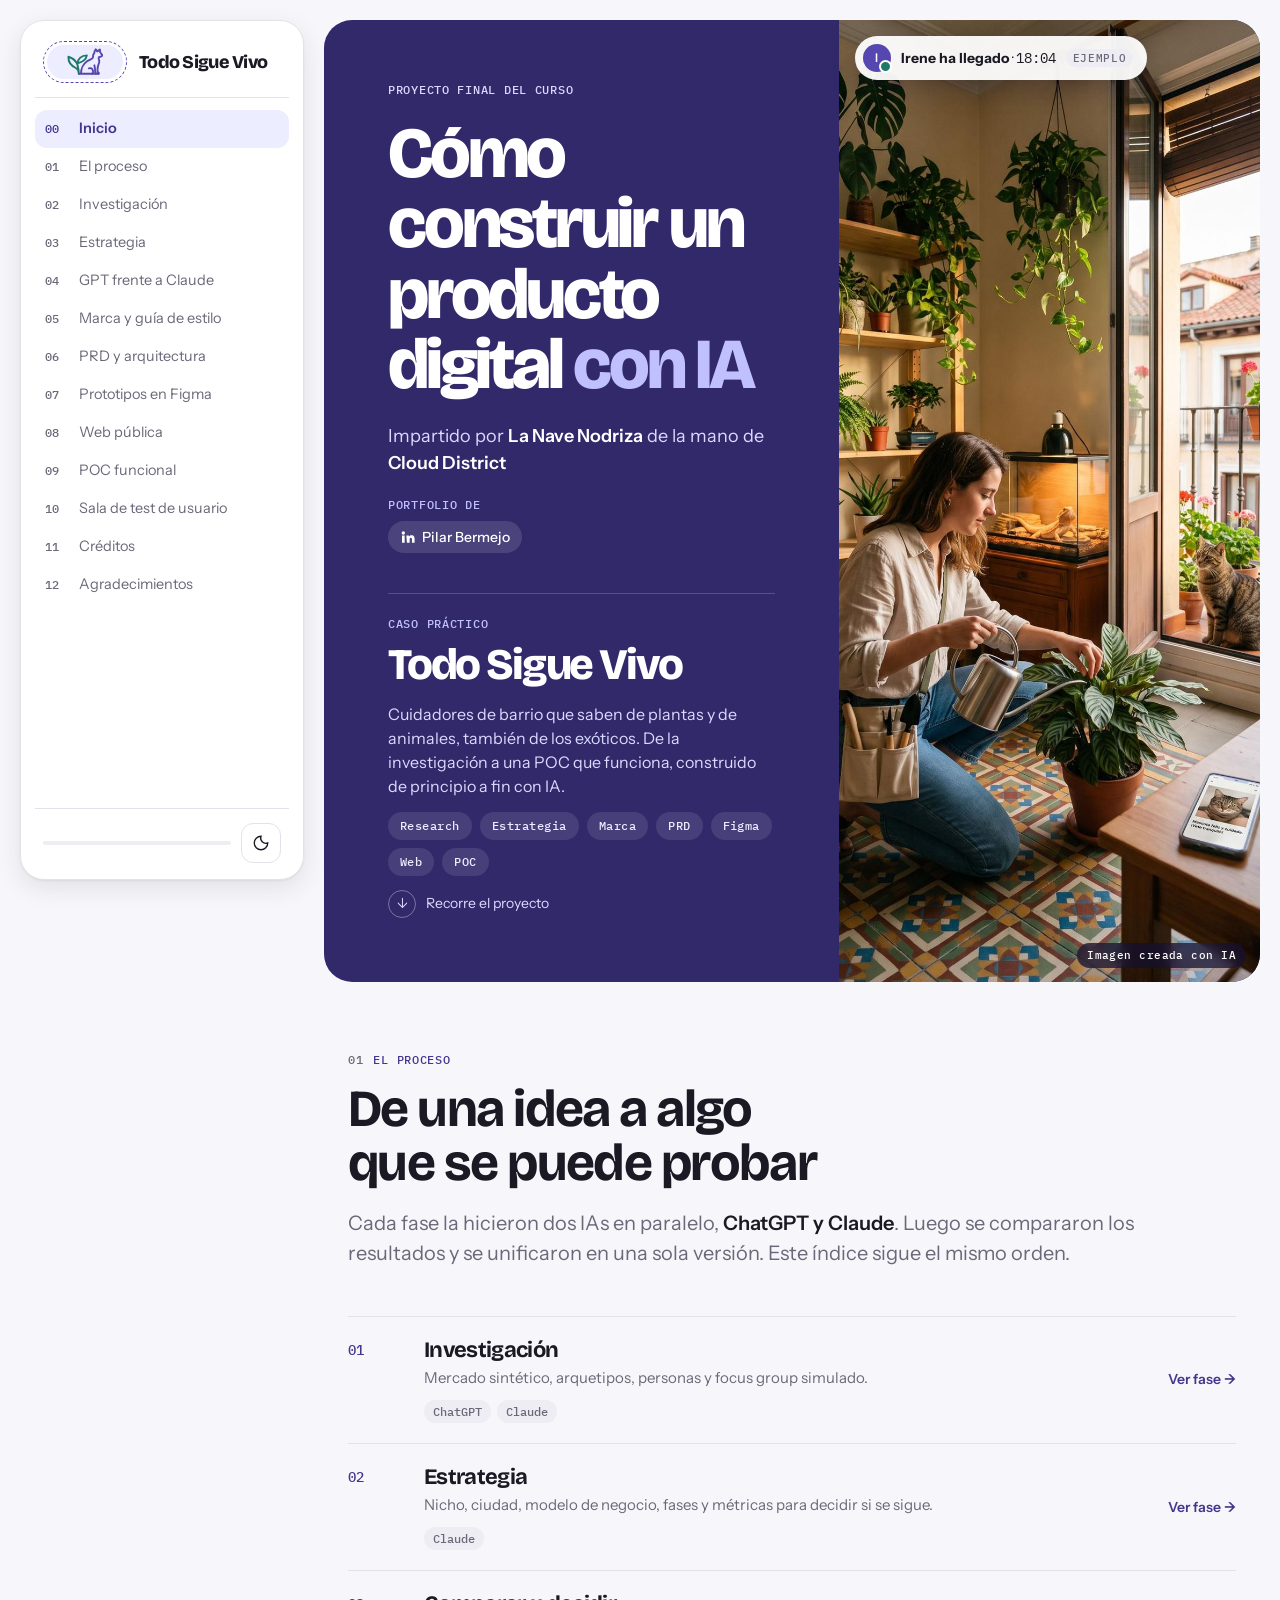
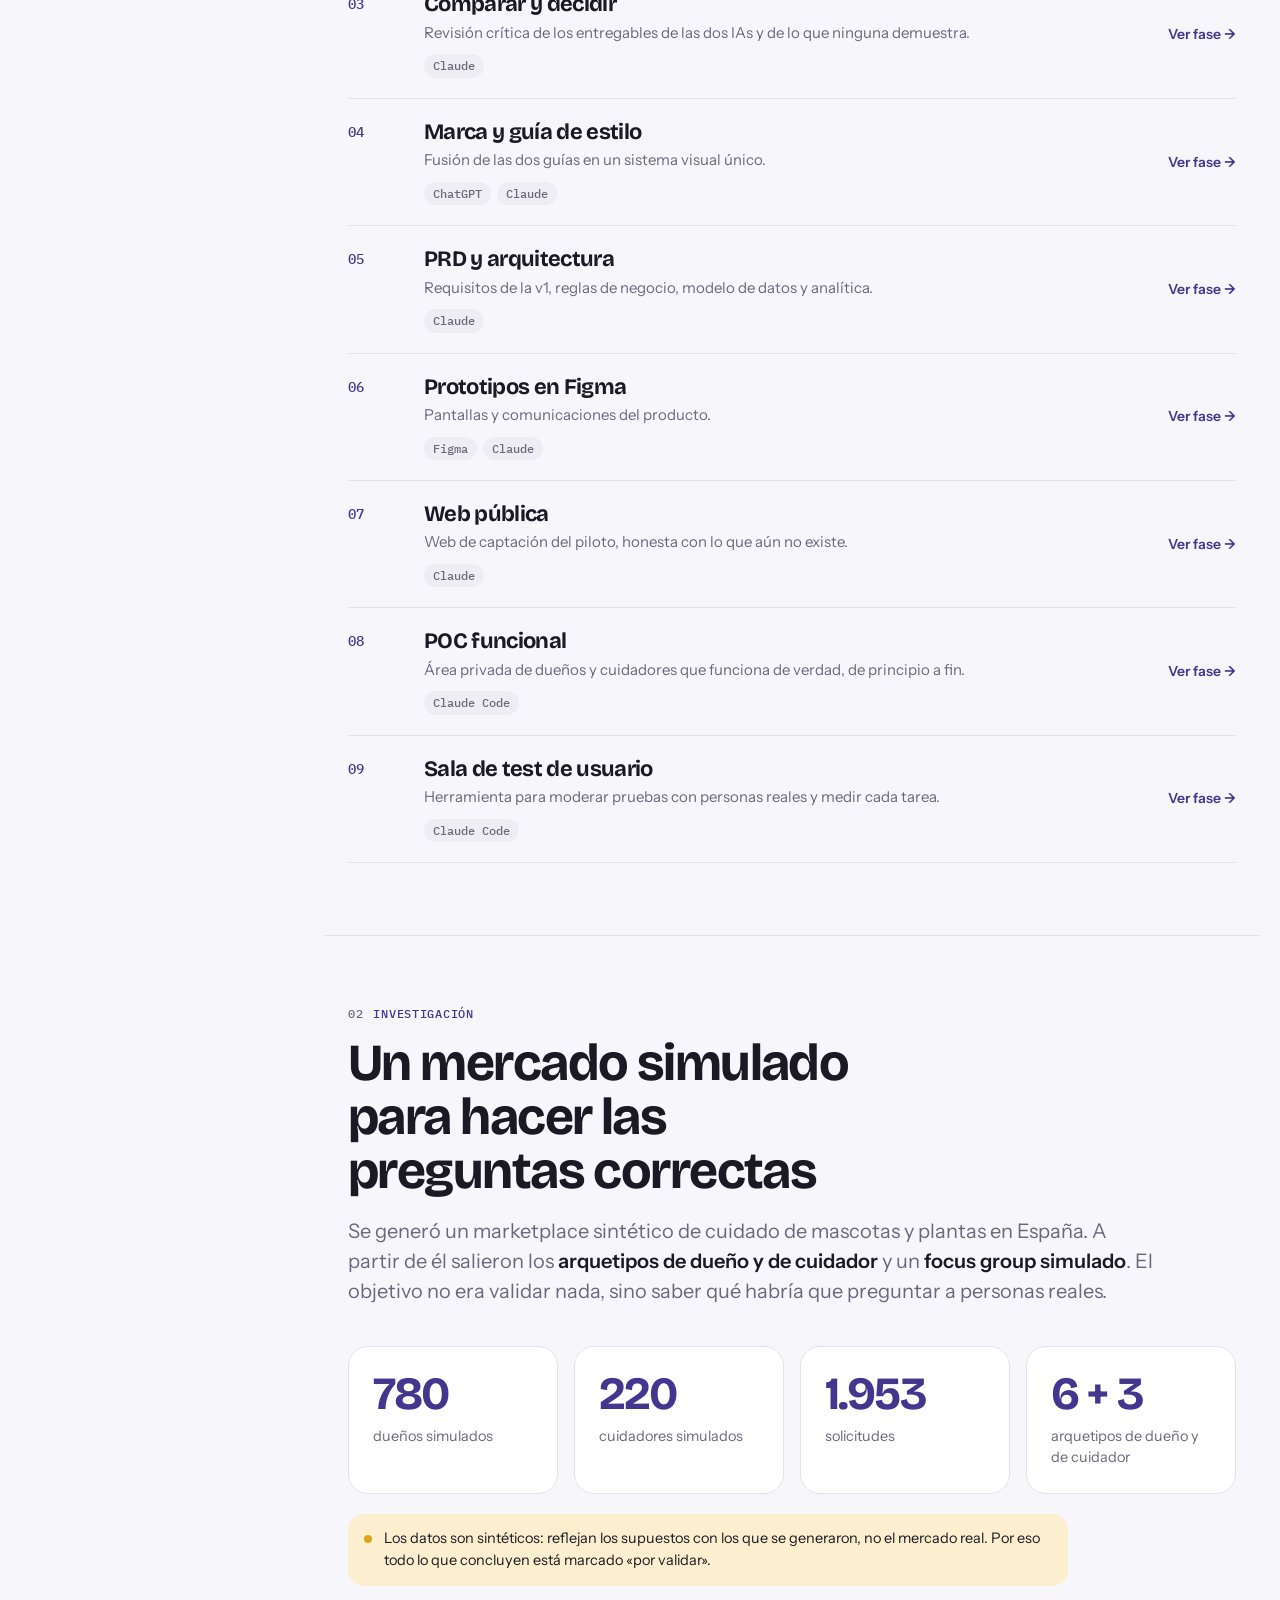
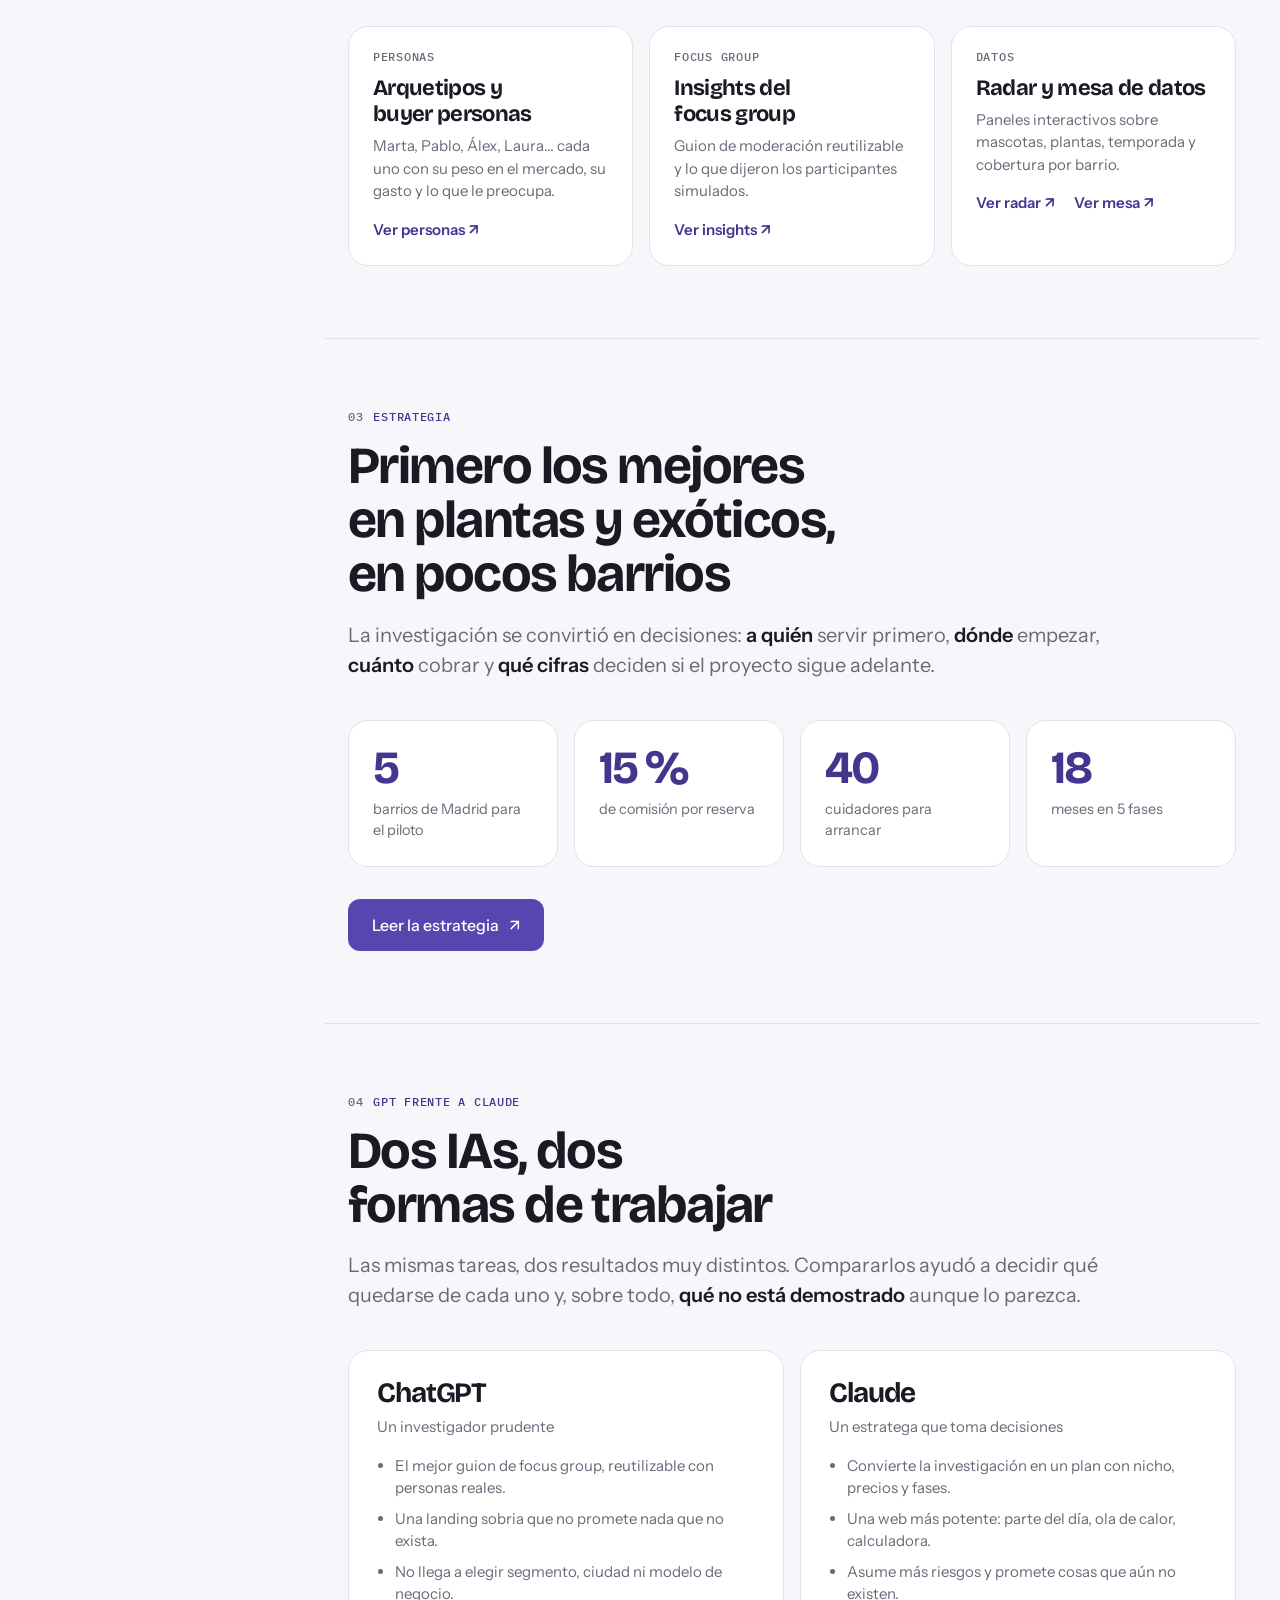
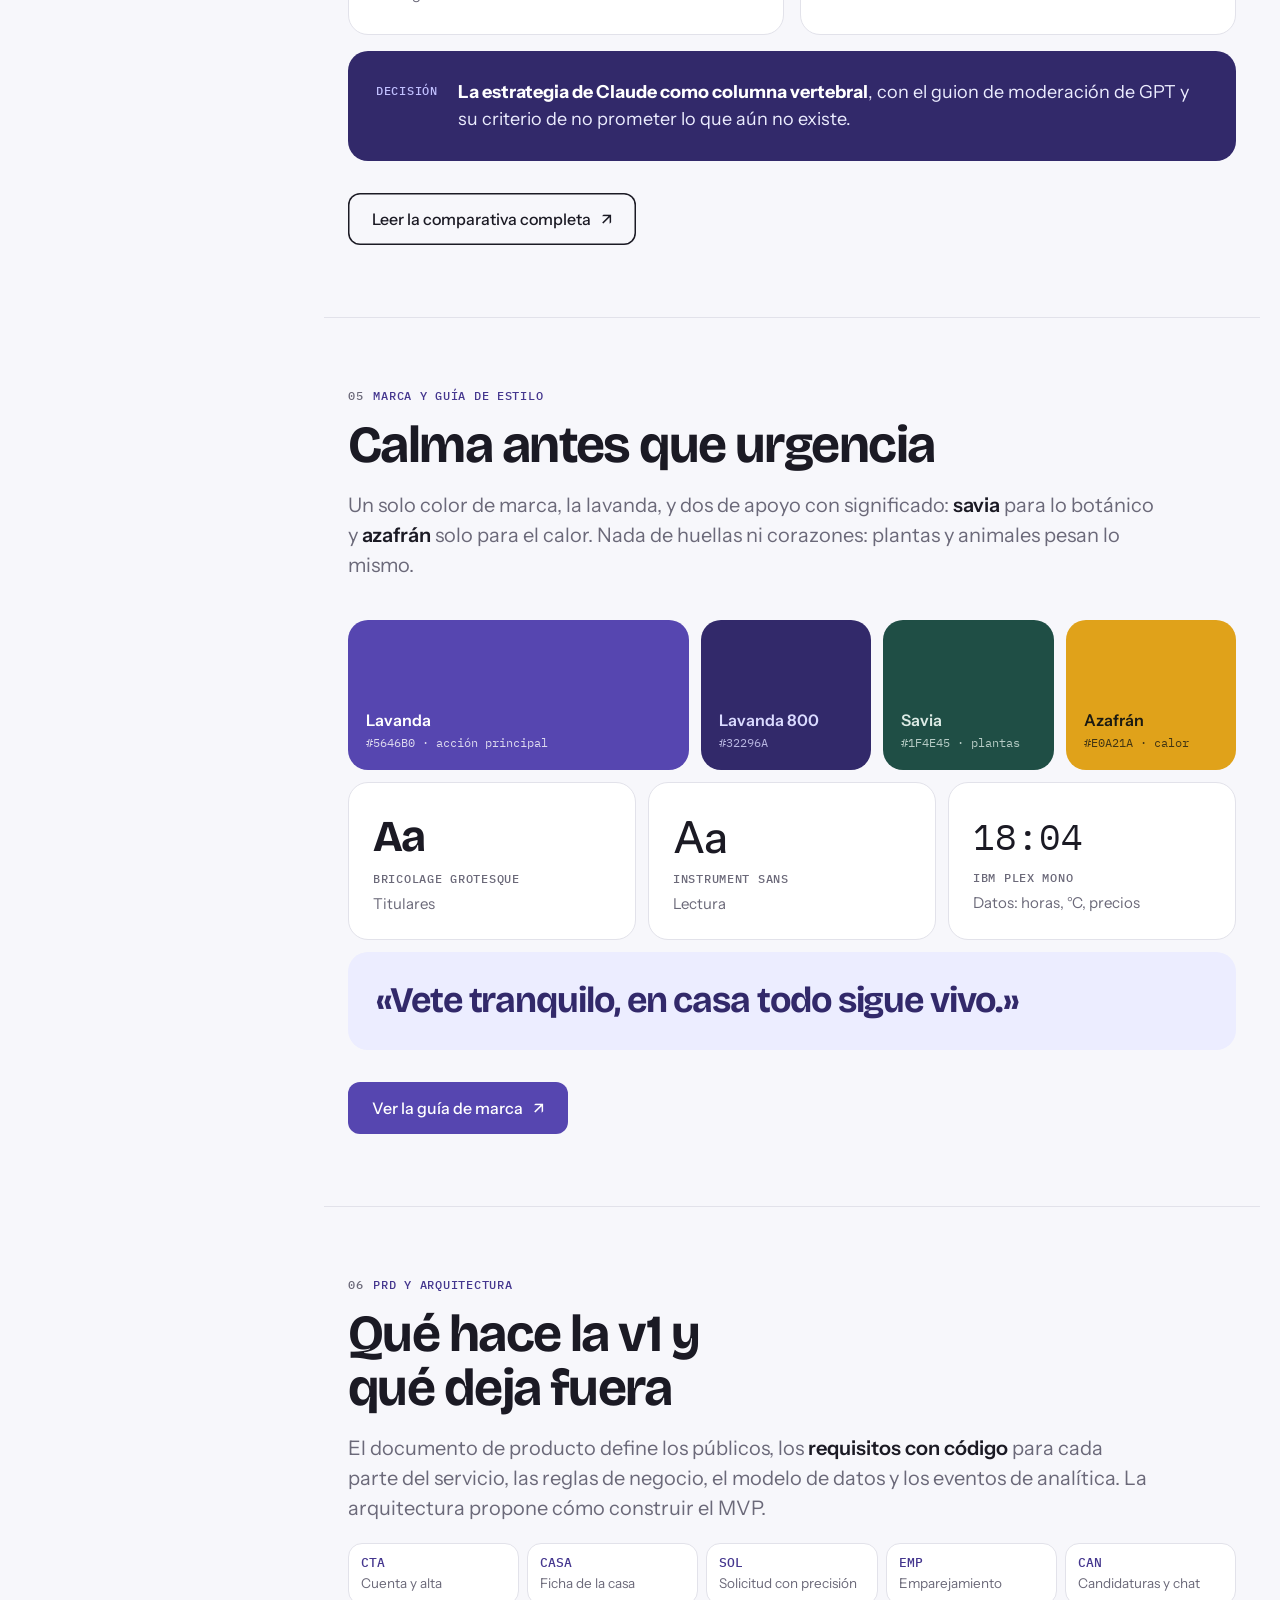
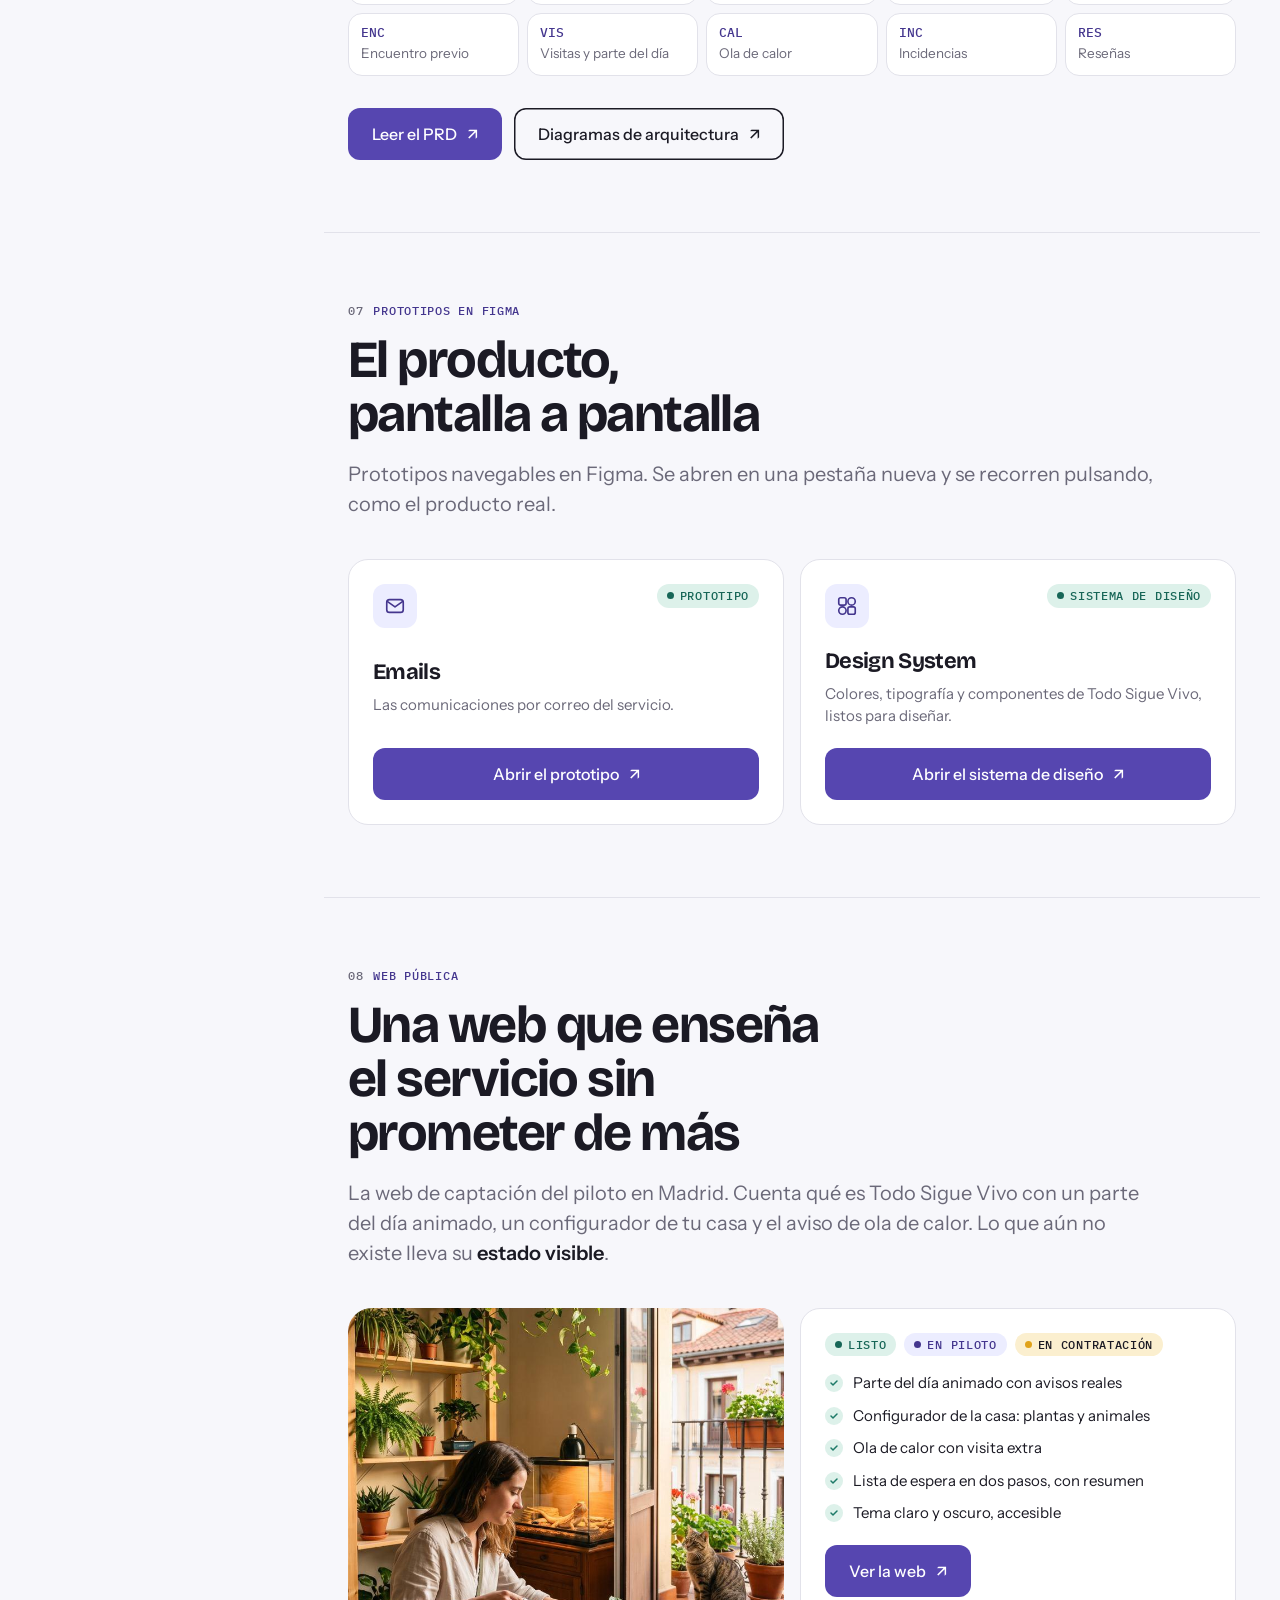
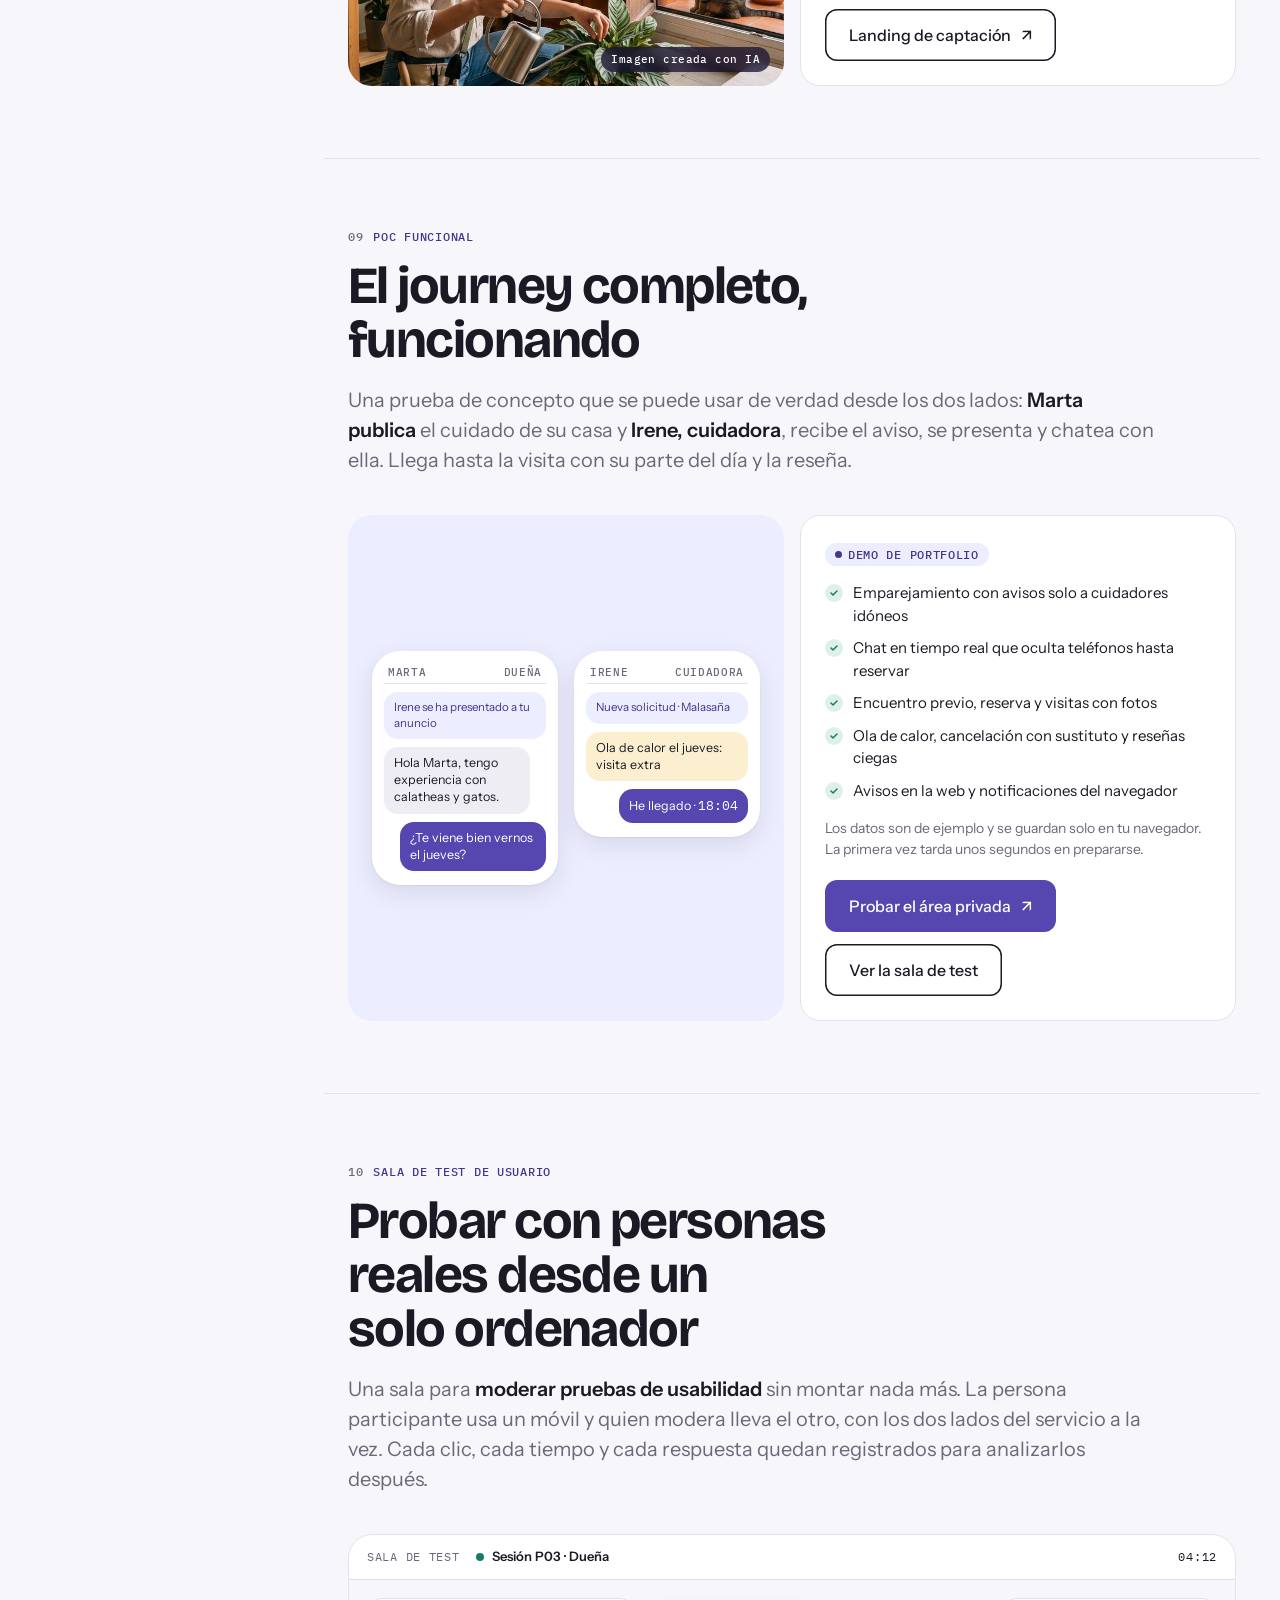
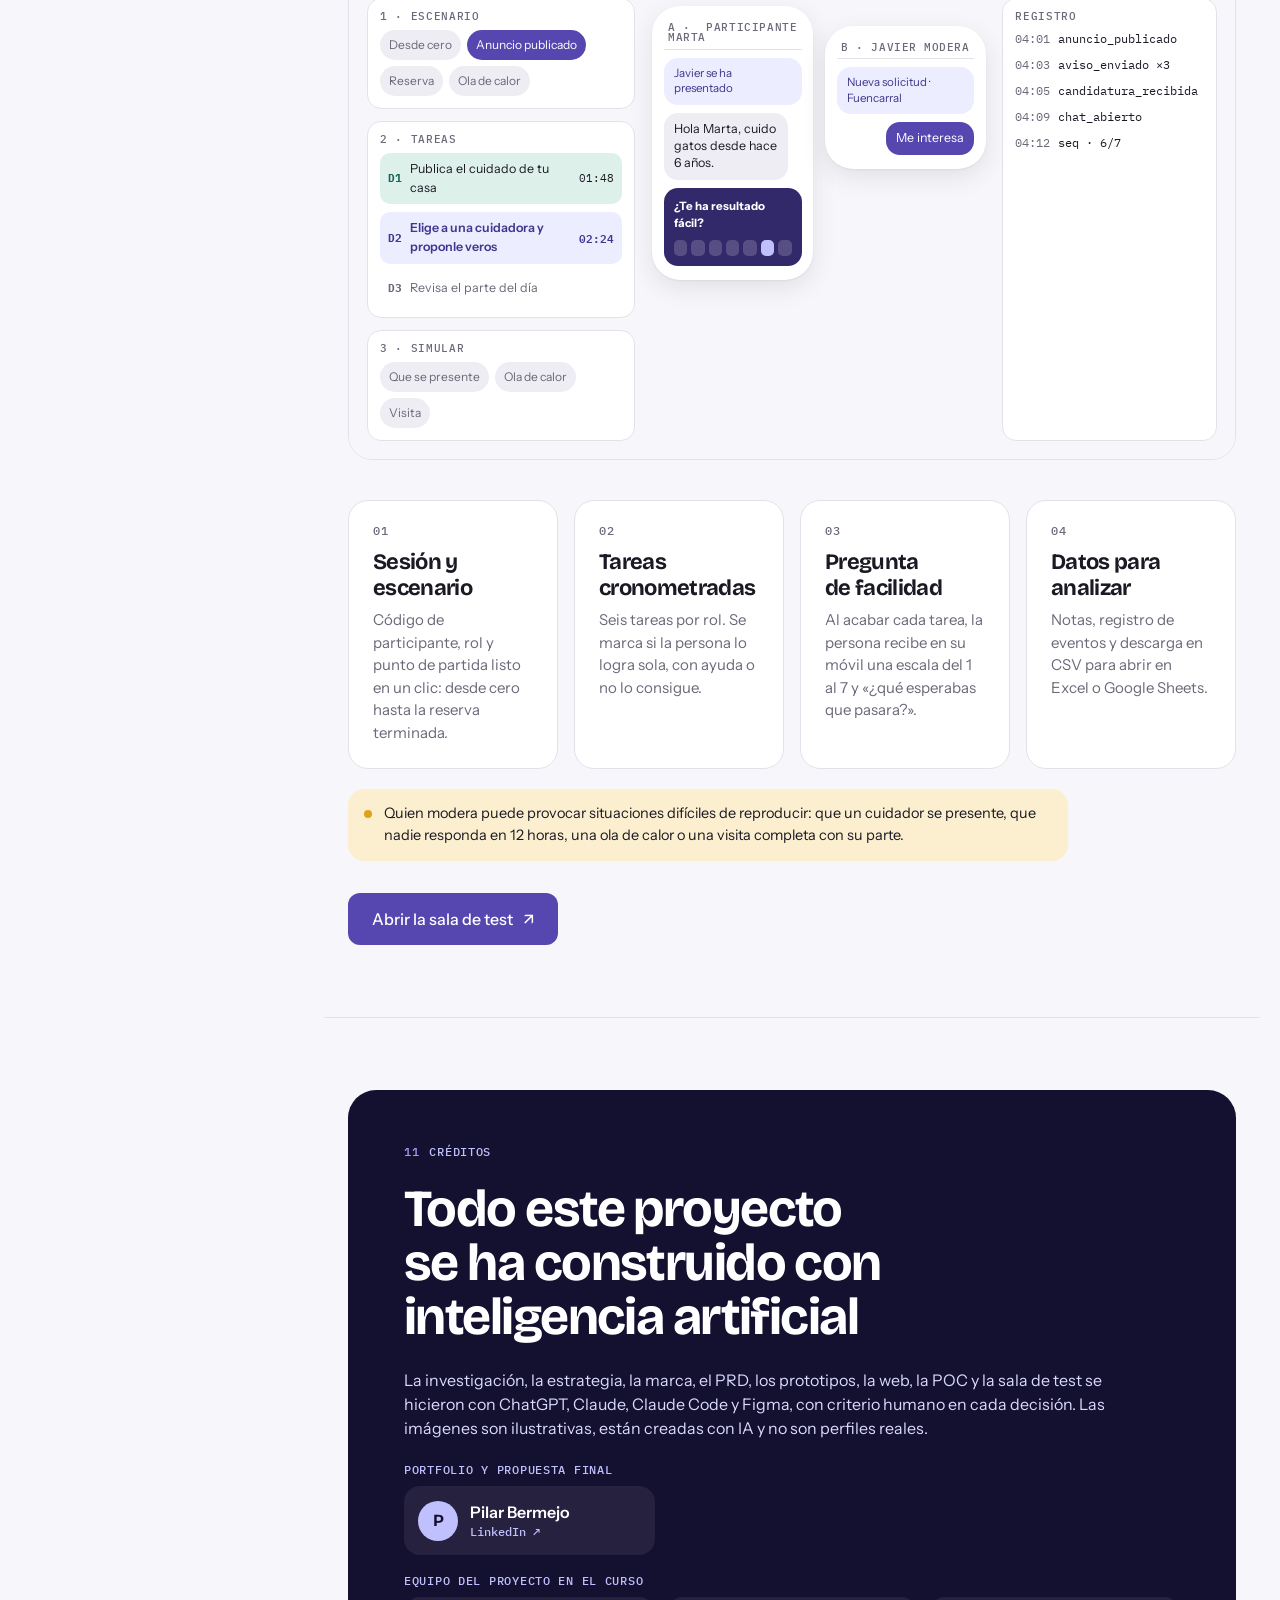
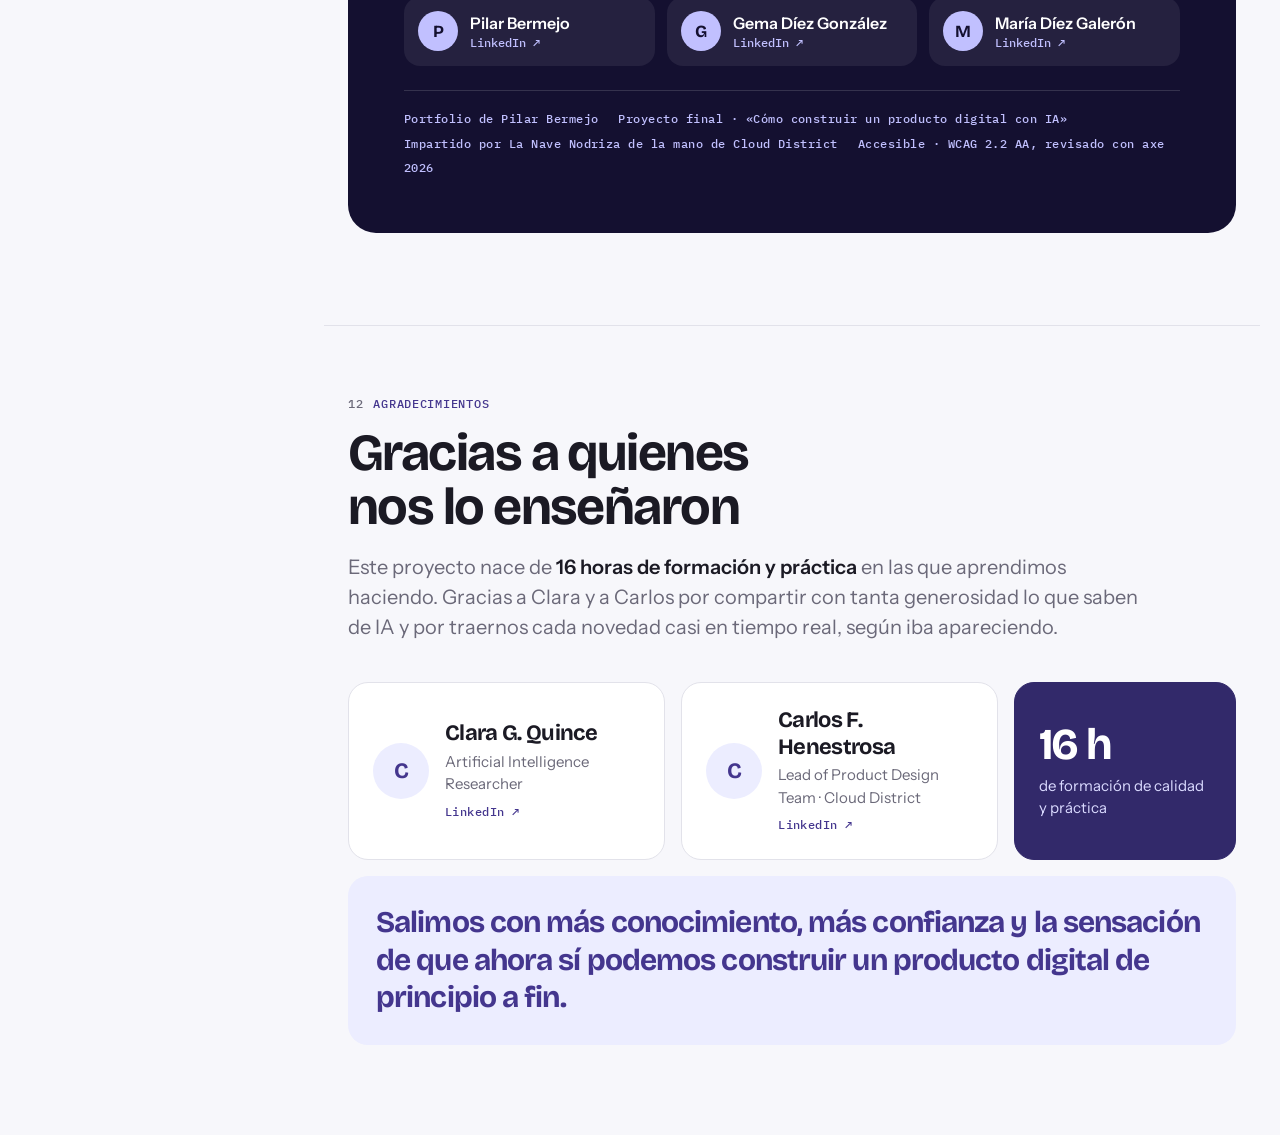
<file: index.html>
<!doctype html>
<html lang="es"><head><meta charset="utf-8"><meta name="viewport" content="width=device-width,initial-scale=1,viewport-fit=cover">
<title>Cómo construir un producto digital con IA · Todo Sigue Vivo</title>
<meta name="description" content="Proyecto final del curso «Cómo construir un producto digital con IA», impartido por La Nave Nodriza de la mano de Cloud District. Portfolio de Pilar Bermejo. Caso práctico: Todo Sigue Vivo.">
<link rel="icon" href="favicon.svg?v=2" type="image/svg+xml">
<link rel="apple-touch-icon" href="apple-touch-icon.png?v=2">
<link rel="preconnect" href="https://fonts.googleapis.com">
<link rel="preconnect" href="https://fonts.gstatic.com" crossorigin>
<link rel="stylesheet" href="https://fonts.googleapis.com/css2?family=Bricolage+Grotesque:opsz,wght@12..96,500;12..96,600;12..96,700;12..96,800&family=IBM+Plex+Mono:wght@400;500&family=Instrument+Sans:wght@400;500;600&display=swap">
<style>
:root{
  --lavanda-50:#F6F6FE;--lavanda-100:#ECEDFF;--lavanda-200:#DADAFF;--lavanda-300:#C1C0FF;--lavanda-400:#A39DFF;--lavanda-600:#5646B0;--lavanda-700:#44368E;--lavanda-800:#32296A;--lavanda-950:#141030;
  --white:#FFFFFF;--canvas:#F7F7FB;--muted:#EEEDF4;--line:#E2E2EA;--line-strong:#8E8C9C;--ink-muted:#6B6979;--ink:#1B1A24;
  --savia:#1F4E45;--savia-soft:#DCEBE5;--azafran:#E0A21A;--azafran-soft:#FBEFCF;--success:#1D7A68;--success-text:#176657;--success-soft:#DDF1EA;
  --primary:var(--lavanda-600);--primary-hover:var(--lavanda-700);--on-primary:#FFFFFF;--primary-soft:var(--lavanda-100);--primary-text:var(--lavanda-700);--focus:var(--lavanda-600);
  --font-display:"Bricolage Grotesque",ui-sans-serif,system-ui,sans-serif;
  --font-sans:"Instrument Sans",ui-sans-serif,system-ui,-apple-system,"Segoe UI",sans-serif;
  --font-mono:"IBM Plex Mono",ui-monospace,SFMono-Regular,Menlo,monospace;
  --shadow-float:0 1px 2px rgba(27,26,36,.06),0 8px 24px rgba(27,26,36,.10);
  --ease:cubic-bezier(.2,.8,.2,1);
  --side:284px;
  color-scheme:light;
}
@media (prefers-color-scheme:dark){:root:not([data-theme="light"]){
  color-scheme:dark;--white:#1C1A2B;--canvas:#131120;--muted:#252336;--line:#2E2B40;--line-strong:#6F6C82;--ink-muted:#A9A6BC;--ink:#EEEDF5;
  --savia:#7CC4B0;--savia-soft:#173029;--azafran:#F0B53A;--azafran-soft:#3A2E12;--success:#5FD0B6;--success-text:#5FD0B6;--success-soft:#16302A;
  --primary:#A39DFF;--primary-hover:var(--lavanda-300);--on-primary:var(--lavanda-950);--primary-soft:#2A2548;--primary-text:var(--lavanda-300);--focus:var(--lavanda-400);
  --shadow-float:0 1px 2px rgba(0,0,0,.3),0 8px 24px rgba(0,0,0,.35);
}}
:root[data-theme="dark"]{
  color-scheme:dark;--white:#1C1A2B;--canvas:#131120;--muted:#252336;--line:#2E2B40;--line-strong:#6F6C82;--ink-muted:#A9A6BC;--ink:#EEEDF5;
  --savia:#7CC4B0;--savia-soft:#173029;--azafran:#F0B53A;--azafran-soft:#3A2E12;--success:#5FD0B6;--success-text:#5FD0B6;--success-soft:#16302A;
  --primary:#A39DFF;--primary-hover:var(--lavanda-300);--on-primary:var(--lavanda-950);--primary-soft:#2A2548;--primary-text:var(--lavanda-300);--focus:var(--lavanda-400);
  --shadow-float:0 1px 2px rgba(0,0,0,.3),0 8px 24px rgba(0,0,0,.35);
}
*{box-sizing:border-box}
html{scroll-behavior:smooth;-webkit-text-size-adjust:100%}
body{margin:0;background:var(--canvas);color:var(--ink);font:400 16px/1.5 var(--font-sans);overflow-x:hidden;transition:background .4s,color .4s}
h1,h2,h3{margin:0;font-family:var(--font-display);font-weight:700;text-wrap:balance;letter-spacing:-.03em}
p{margin:0}
img{max-width:100%;display:block}
a{color:inherit}
.m{font-family:var(--font-mono);font-variant-numeric:tabular-nums}
:focus-visible{outline:2px solid var(--focus);outline-offset:3px}
.skip{position:absolute;left:12px;top:-60px;z-index:60;background:var(--primary);color:var(--on-primary);padding:10px 14px;border-radius:12px;text-decoration:none;transition:top .2s}
.skip:focus{top:12px}

/* ===== menú lateral flotante ===== */
.side{position:fixed;left:20px;top:20px;bottom:20px;width:var(--side);z-index:40;background:var(--white);border:1px solid var(--line);border-radius:24px;box-shadow:var(--shadow-float);display:flex;flex-direction:column;padding:20px 14px 16px;transition:background .4s,border-color .4s}
.side-brand{display:flex;align-items:center;gap:10px;padding:0 8px 14px;border-bottom:1px solid var(--line);text-decoration:none}
.side-brand .logo{width:76px;height:34px;border-radius:9999px;background:var(--primary-soft);color:var(--primary);outline:1.5px dashed var(--primary);outline-offset:3px;display:grid;place-items:center;flex:none;margin:4px 6px 4px 4px}
.side-brand .logo svg{height:80%;width:auto;display:block}
.side-brand b{font:800 18px/1 var(--font-display);letter-spacing:-.04em;display:block;white-space:nowrap}
.side-brand small{font:500 11px/1.3 var(--font-mono);letter-spacing:.06em;text-transform:uppercase;color:var(--ink-muted)}
@media (min-width:901px) and (max-height:820px){.side{padding:16px 12px 12px}.toc a{min-height:34px;padding:3px 10px;font-size:14px}.toc{margin-top:8px}.side-foot{padding-top:10px}}
.side nav{flex:1;min-height:0;display:flex;flex-direction:column}
.toc{list-style:none;margin:12px 0 0;padding:0;overflow-y:auto;flex:1;min-height:0;overscroll-behavior:contain;scrollbar-width:thin}
.toc a{display:flex;align-items:center;gap:12px;min-height:38px;padding:5px 10px;border-radius:12px;text-decoration:none;color:var(--ink-muted);font-size:14.5px;position:relative;transition:background .2s,color .2s}
.toc a:hover{background:var(--muted);color:var(--ink)}
.toc .n{font:500 12px/1 var(--font-mono);width:22px;flex:none;color:var(--ink-muted);transition:color .2s}
.toc a[aria-current="true"]{background:var(--primary-soft);color:var(--primary-text);font-weight:600}
.toc a[aria-current="true"] .n{color:var(--primary-text)}
.side-foot{border-top:1px solid var(--line);padding:14px 8px 0;display:flex;align-items:center;justify-content:space-between;gap:10px}
.progress{flex:1;height:4px;border-radius:9999px;background:var(--muted);overflow:hidden}
.progress i{display:block;height:100%;width:0;background:var(--primary);border-radius:inherit;transition:width .15s linear}
.theme{width:40px;height:40px;border-radius:12px;border:1px solid var(--line);background:transparent;color:var(--ink);display:grid;place-items:center;cursor:pointer;flex:none}
.theme:hover{background:var(--muted)}
.theme svg{width:18px;height:18px}

/* botón de índice en móvil */
.toc-btn{display:none}

/* ===== contenido ===== */
main{margin-left:calc(var(--side) + 40px);padding:20px 20px 0 0}
.sec{max-width:1040px;margin:0 auto;padding:96px 24px;scroll-margin-top:-76px;border-bottom:1px solid var(--line)}
@media (max-height:900px){.sec{padding-block:72px;scroll-margin-top:-52px}}
.sec.hero{scroll-margin-top:40px}
.sec:last-of-type{border-bottom:0}
.kicker{font:500 12px/1 var(--font-mono);letter-spacing:.06em;text-transform:uppercase;color:var(--primary-text);display:flex;align-items:center;gap:10px}
.kicker .num{color:var(--ink-muted)}
.sec h2{font-size:clamp(32px,4.4vw,52px);line-height:1.04;margin-top:16px;max-width:18ch}
.lead{font-size:clamp(17px,1.6vw,20px);line-height:1.5;color:var(--ink-muted);max-width:62ch;margin-top:18px}
.lead b{color:var(--ink);font-weight:600}

.btn{display:inline-flex;align-items:center;justify-content:center;gap:10px;font:500 16px/1 var(--font-sans);height:52px;padding:0 24px;border-radius:12px;border:0;cursor:pointer;text-decoration:none;white-space:nowrap;transition:transform .2s var(--ease),background .2s ease,color .2s}
.btn:hover{transform:translateY(-2px)}
.btn.primary{background:var(--primary);color:var(--on-primary)}
.btn.primary:hover{background:var(--primary-hover)}
.btn.light{background:#FFFFFF;color:var(--lavanda-800)}
.btn.light:hover{background:var(--lavanda-100)}
.btn.ghost{background:transparent;color:var(--ink);box-shadow:inset 0 0 0 1.5px var(--ink)}
.btn.ghost:hover{background:var(--muted)}
.btn .arr{transition:transform .25s var(--ease)}
.btn:hover .arr{transform:translateX(4px)}
.btn[target="_blank"]:hover .arr{transform:translate(3px,-3px)}
.btn[aria-disabled="true"]{opacity:.55;cursor:not-allowed;transform:none}
.ctas{display:flex;flex-wrap:wrap;gap:12px;margin-top:32px;align-items:center}

.status{display:inline-flex;align-items:center;gap:6px;font:500 11.5px/1 var(--font-mono);letter-spacing:.06em;text-transform:uppercase;padding:6px 10px;border-radius:9999px;white-space:nowrap;width:fit-content}
.status::before{content:"";width:7px;height:7px;border-radius:50%;background:currentColor}
.st-ok{background:var(--success-soft);color:var(--success-text,var(--success))}
.st-pilot{background:var(--primary-soft);color:var(--primary-text)}
.st-pend{background:var(--azafran-soft);color:var(--ink)}
.st-pend::before{background:var(--azafran)}

.card{background:var(--white);border:1px solid var(--line);border-radius:20px;padding:24px;transition:background .4s,border-color .4s}
.grid{display:grid;gap:16px;margin-top:40px}
.g2{grid-template-columns:repeat(2,minmax(0,1fr))}
.g3{grid-template-columns:repeat(3,minmax(0,1fr))}
.g4{grid-template-columns:repeat(4,minmax(0,1fr))}
.card h3{font-size:22px;line-height:1.2}
.card p{color:var(--ink-muted);margin-top:8px;font-size:15px}
.card .lbl{font:500 12px/1 var(--font-mono);letter-spacing:.06em;text-transform:uppercase;color:var(--ink-muted);margin-bottom:12px;display:block}
.link{display:inline-flex;align-items:center;gap:8px;margin-top:16px;color:var(--primary-text);font-weight:600;text-decoration:none;font-size:15px}
.link:hover{text-decoration:underline;text-underline-offset:3px}
.link[aria-disabled="true"]{color:var(--ink-muted);cursor:not-allowed;text-decoration:none}

/* ===== portada ===== */
.hero{max-width:none;padding:0;border:0}
.hero-in{position:relative;background:var(--lavanda-800);color:#fff;border-radius:28px;overflow:hidden;display:grid;grid-template-columns:1.1fr .9fr;min-height:calc(100vh - 40px)}
.hero-copy{padding:clamp(28px,5vw,64px);display:flex;flex-direction:column;justify-content:space-between;gap:40px;position:relative;z-index:1}
.hero .kicker{color:var(--lavanda-200)}
.hero h1{font-weight:800;font-size:clamp(40px,5.6vw,84px);line-height:.98;letter-spacing:-.045em;margin-top:22px;font-variation-settings:"opsz" 96}
.hero h1 em{font-style:normal;color:var(--lavanda-300)}
.hero .by{margin-top:24px;font-size:18px;color:var(--lavanda-200)}
.hero .by b{color:#fff;font-weight:600}
.authors{margin-top:22px;display:grid;gap:10px}
.authors .lbl{font:500 12px/1 var(--font-mono);letter-spacing:.06em;text-transform:uppercase;color:var(--lavanda-300)}
.authors ul{list-style:none;margin:0;padding:0;display:flex;flex-wrap:wrap;gap:8px}
.credits{display:grid;gap:20px}
.clbl{display:block;font:500 12px/1 var(--font-mono);letter-spacing:.06em;text-transform:uppercase;color:var(--lavanda-300);margin-bottom:10px}
.team.one{grid-template-columns:minmax(0,1fr)}
@media (min-width:901px){.team.one{max-width:calc((100% - 24px)/3)}}
.team{list-style:none;margin:0;padding:0;display:grid;grid-template-columns:repeat(3,minmax(0,1fr));gap:12px}
.team a{display:flex;align-items:center;gap:12px;padding:14px;border-radius:16px;background:rgba(255,255,255,.07);text-decoration:none;color:#fff;transition:background .2s}
.team a:hover{background:rgba(255,255,255,.14)}
.team .av{width:40px;height:40px;border-radius:50%;background:var(--lavanda-300);color:var(--lavanda-950);display:grid;place-items:center;font:700 17px/1 var(--font-display);flex:none}
.team b{display:block;font-weight:600}
.team small{display:block;font:500 12px/1.4 var(--font-mono);color:var(--lavanda-300)}
@media (max-width:900px){.team{grid-template-columns:1fr}}
.li{display:inline-flex;align-items:center;gap:6px;height:32px;padding:0 12px;border-radius:9999px;background:rgba(255,255,255,.12);color:#fff;text-decoration:none;font-size:14px;font-weight:500}
.li:hover{background:rgba(255,255,255,.2)}
.hero-case{border-top:1px solid rgba(255,255,255,.18);padding-top:24px;display:grid;gap:14px}
.hero-case .lbl{font:500 12px/1 var(--font-mono);letter-spacing:.06em;text-transform:uppercase;color:var(--lavanda-300)}
.hero-case .wm{font:800 clamp(30px,3.4vw,46px)/1 var(--font-display);letter-spacing:-.05em}
.hero-case p{color:var(--lavanda-200);max-width:46ch}
.hero-photo{position:relative;min-height:340px}
.hero-photo img{position:absolute;inset:0;width:100%;height:100%;object-fit:cover}
.ai-note{position:absolute;right:14px;bottom:14px;background:rgba(20,16,48,.72);color:#fff;font:500 11px/1 var(--font-mono);letter-spacing:.04em;padding:7px 10px;border-radius:9999px;backdrop-filter:blur(6px)}
.live{position:absolute;left:16px;top:16px;background:rgba(255,255,255,.94);color:#1B1A24;border-radius:9999px;padding:8px 14px 8px 8px;display:flex;align-items:center;gap:10px;font-size:14px;box-shadow:0 8px 24px rgba(20,16,48,.25)}
.live .av{width:28px;height:28px;border-radius:50%;background:var(--lavanda-600);color:#fff;display:grid;place-items:center;font:600 12px/1 var(--font-sans);position:relative;flex:none}
.live .av::after{content:"";position:absolute;right:-1px;bottom:-1px;width:9px;height:9px;border-radius:50%;background:#1D7A68;border:2px solid #fff}
.live .ex{font:500 10.5px/1 var(--font-mono);text-transform:uppercase;letter-spacing:.06em;background:#EEEDF4;color:#6B6979;padding:4px 7px;border-radius:9999px}
.facts{display:flex;flex-wrap:wrap;gap:8px}
.facts span{font:500 12px/1 var(--font-mono);letter-spacing:.04em;padding:8px 12px;border-radius:9999px;background:rgba(255,255,255,.1);color:var(--lavanda-100)}
.scroll-hint{display:inline-flex;align-items:center;gap:10px;color:var(--lavanda-200);text-decoration:none;font-size:14px}
.scroll-hint i{width:28px;height:28px;border-radius:50%;border:1px solid rgba(255,255,255,.35);display:grid;place-items:center;font-style:normal;animation:bob 2.4s var(--ease) infinite}
@keyframes bob{50%{transform:translateY(4px)}}

/* ===== proceso ===== */
.steps{list-style:none;padding:0;margin:48px 0 0;display:grid;gap:0;counter-reset:s;position:relative}
.steps li{display:grid;grid-template-columns:56px 1fr auto;gap:20px;align-items:start;padding:20px 0;border-top:1px solid var(--line)}
.steps li:last-child{border-bottom:1px solid var(--line)}
.steps .n{font:500 14px/1 var(--font-mono);color:var(--primary-text);padding-top:6px}
.steps h3{font-size:22px;line-height:1.2}
.steps p{color:var(--ink-muted);margin-top:4px;font-size:15px;max-width:58ch}
.steps a{align-self:center;font-size:14px;color:var(--primary-text);font-weight:600;text-decoration:none;white-space:nowrap}
.steps a:hover{text-decoration:underline;text-underline-offset:3px}
.tools{display:flex;gap:6px;flex-wrap:wrap;margin-top:10px}
.tools span{font:500 11.5px/1 var(--font-mono);padding:6px 9px;border-radius:9999px;background:var(--muted);color:var(--ink-muted)}

/* ===== cifras ===== */
.stat b{display:block;font:700 clamp(34px,3.6vw,48px)/1 var(--font-display);letter-spacing:-.04em;color:var(--primary-text)}
.stat span{display:block;color:var(--ink-muted);font-size:14.5px;margin-top:8px}
.note{display:flex;gap:12px;align-items:flex-start;margin-top:20px;padding:14px 16px;border-radius:16px;background:var(--azafran-soft);font-size:14.5px;max-width:72ch}
.note::before{content:"";width:8px;height:8px;border-radius:50%;background:var(--azafran);margin-top:7px;flex:none}

/* ===== comparativa ===== */
.vs{display:grid;grid-template-columns:1fr 1fr;gap:16px;margin-top:40px}
.vs .card{padding:28px}
.vs .who{font:700 28px/1 var(--font-display);letter-spacing:-.04em}
.vs ul{margin:16px 0 0;padding-left:18px;color:var(--ink-muted);display:grid;gap:8px;font-size:15px}
.verdict{margin-top:16px;background:var(--lavanda-800);color:#fff;border-radius:20px;padding:28px;display:grid;grid-template-columns:auto 1fr;gap:20px;align-items:start}
.verdict .lbl{font:500 12px/1 var(--font-mono);letter-spacing:.06em;text-transform:uppercase;color:var(--lavanda-300);padding-top:6px}
.verdict p{font-size:18px;line-height:1.5;color:var(--lavanda-100)}
.verdict b{color:#fff}

/* ===== marca ===== */
.swatches{display:grid;grid-template-columns:2fr 1fr 1fr 1fr;gap:12px;margin-top:40px}
.sw{border-radius:20px;padding:18px;min-height:150px;display:flex;flex-direction:column;justify-content:flex-end;gap:4px;font-size:14px}
.sw b{font:600 16px/1.2 var(--font-sans)}
.sw .m{font-size:12px;opacity:.8}
.type-row{display:grid;grid-template-columns:repeat(3,minmax(0,1fr));gap:12px;margin-top:12px}
.type-row .card .spec{font-size:44px;line-height:1;margin-bottom:14px;color:var(--ink)}
.claim{margin-top:12px;border-radius:20px;padding:28px;background:var(--lavanda-100);color:var(--lavanda-800);font:700 clamp(24px,3vw,36px)/1.15 var(--font-display);letter-spacing:-.03em}
:root[data-theme="dark"] .claim{background:#2A2548;color:var(--lavanda-200)}
@media (prefers-color-scheme:dark){:root:not([data-theme="light"]) .claim{background:#2A2548;color:var(--lavanda-200)}}

/* ===== bloques con imagen ===== */
.feature{display:grid;grid-template-columns:1fr 1fr;gap:16px;margin-top:40px}
.shot{position:relative;border-radius:24px;overflow:hidden;min-height:340px;background:var(--muted)}
.shot img{position:absolute;inset:0;width:100%;height:100%;object-fit:cover}
.chips{display:flex;flex-wrap:wrap;gap:8px;margin-top:16px}
.chip{font:500 12px/1 var(--font-mono);padding:8px 11px;border-radius:9999px;background:var(--primary-soft);color:var(--primary-text)}
.chip.p{background:var(--savia-soft);color:var(--savia)}
.chip.h{background:var(--azafran-soft);color:var(--ink)}
.checks{list-style:none;padding:0;margin:16px 0 0;display:grid;gap:10px}
.checks li{display:flex;gap:10px;align-items:flex-start;font-size:15px}
.checks li::before{content:"";width:18px;height:18px;flex:none;margin-top:2px;border-radius:50%;background:var(--success-soft) url("data:image/svg+xml,%3Csvg xmlns='http://www.w3.org/2000/svg' viewBox='0 0 24 24' fill='none' stroke='%231D7A68' stroke-width='3' stroke-linecap='round' stroke-linejoin='round'%3E%3Cpath d='M6 12l4 4 8-8'/%3E%3C/svg%3E") center/12px no-repeat}

/* PRD módulos */
.mods{display:grid;grid-template-columns:repeat(5,minmax(0,1fr));gap:8px;margin-top:20px}
.mod{border:1px solid var(--line);border-radius:14px;padding:12px;background:var(--white)}
.mod b{display:block;font:500 13px/1 var(--font-mono);color:var(--primary-text)}
.mod span{display:block;font-size:13.5px;color:var(--ink-muted);margin-top:6px;line-height:1.3}

/* figma */
.proto{display:flex;flex-direction:column;justify-content:space-between;gap:20px;min-height:220px}
.proto .top{display:flex;justify-content:space-between;align-items:flex-start;gap:12px}
.proto .ic{width:44px;height:44px;border-radius:12px;background:var(--primary-soft);color:var(--primary-text);display:grid;place-items:center}
.proto .ic svg{width:22px;height:22px}
.proto.empty{border-style:dashed;background:transparent}

/* POC */
.phones{display:flex;gap:16px;justify-content:center;align-items:center;padding:32px 16px;background:var(--lavanda-100);border-radius:24px;min-height:340px}
:root[data-theme="dark"] .phones{background:#2A2548}
@media (prefers-color-scheme:dark){:root:not([data-theme="light"]) .phones{background:#2A2548}}
.phone{width:min(46%,200px);background:var(--white);border-radius:28px;padding:14px 12px;box-shadow:var(--shadow-float);display:grid;gap:8px;font-size:12.5px}
.phone .ph-h{font:500 10.5px/1 var(--font-mono);letter-spacing:.06em;text-transform:uppercase;color:var(--ink-muted);display:flex;justify-content:space-between;padding:2px 4px 6px;border-bottom:1px solid var(--line)}
.bub{padding:8px 10px;border-radius:14px;background:var(--muted);max-width:90%;line-height:1.35}
.bub.me{background:var(--primary);color:var(--on-primary);justify-self:end}
.bub.sys{background:var(--lavanda-100);color:var(--lavanda-700);justify-self:stretch;max-width:none;font-size:11.5px}
.bub.heat{background:var(--azafran-soft);color:var(--ink);max-width:none}
.phone.b{transform:translateY(-24px)}

/* cierre */
.end{background:var(--lavanda-950);color:var(--lavanda-200);border-radius:28px;padding:clamp(28px,5vw,56px);margin:0 0 20px;display:grid;gap:24px}
.end h2{color:#fff;margin:0;max-width:22ch}
.end p{max-width:64ch}
.end .meta{display:flex;flex-wrap:wrap;gap:8px 20px;font:500 12px/1.4 var(--font-mono);letter-spacing:.04em;color:var(--lavanda-300);border-top:1px solid rgba(255,255,255,.14);padding-top:20px}



/* sala de test */
.lab{margin-top:40px;background:var(--white);border:1px solid var(--line);border-radius:24px;overflow:hidden}
.lab-bar{display:flex;align-items:center;gap:16px;padding:12px 18px;border-bottom:1px solid var(--line);font-size:13px}
.lab-bar .m{font-size:12px;letter-spacing:.06em;text-transform:uppercase;color:var(--ink-muted)}
.lab-bar .t{margin-left:auto;color:var(--ink)}
.rec{display:inline-flex;align-items:center;gap:8px;font-weight:600}
.rec i{width:8px;height:8px;border-radius:50%;background:var(--success);animation:blink 1.6s ease infinite}
@keyframes blink{50%{opacity:.3}}
.lab-in{display:grid;grid-template-columns:1fr 1.25fr .8fr;gap:16px;padding:18px;background:var(--canvas)}
.lab-col{display:grid;gap:12px;align-content:start}
.lab-box{background:var(--white);border:1px solid var(--line);border-radius:14px;padding:12px;display:grid;gap:8px}
.lab-l{font:500 11px/1 var(--font-mono);letter-spacing:.06em;text-transform:uppercase;color:var(--ink-muted)}
.seg{display:flex;flex-wrap:wrap;gap:6px}
.seg span{font-size:12px;padding:6px 9px;border-radius:9999px;background:var(--muted);color:var(--ink-muted)}
.seg span.on{background:var(--primary);color:var(--on-primary)}
.task{display:grid;grid-template-columns:auto 1fr auto;gap:8px;align-items:center;font-size:12.5px;padding:7px 8px;border-radius:10px;color:var(--ink-muted)}
.task b{font-size:11px;color:var(--ink-muted)}
.task .m{font-size:11px}
.task.ok{background:var(--success-soft);color:var(--ink)}
.task.ok b{color:var(--success-text)}
.task.run{background:var(--primary-soft);color:var(--primary-text);font-weight:600}
.task.run b{color:var(--primary-text)}
.lab-phones{display:flex;gap:12px;justify-content:center;align-items:flex-start;padding:8px 0}
.lab-phones .phone{width:min(48%,190px)}
.lab-phones .phone.b{transform:translateY(20px)}
.seq{background:var(--lavanda-800);color:#fff;border-radius:14px;padding:10px;font-size:11.5px;display:grid;gap:8px}
.seq .dots{display:flex;gap:4px}
.seq .dots i{flex:1;height:16px;border-radius:5px;background:rgba(255,255,255,.18)}
.seq .dots i.on{background:var(--lavanda-300)}
.log{background:var(--white);border:1px solid var(--line);border-radius:14px;padding:12px;gap:8px}
.log p{font-size:12px;display:flex;gap:8px;color:var(--ink);font-family:var(--font-mono)}
.log p .m{color:var(--ink-muted)}
@media (max-width:1100px){.lab-in{grid-template-columns:1fr 1fr}.lab-phones{grid-column:1/-1;order:-1}}
@media (max-width:560px){#sala .g4{grid-template-columns:1fr}.lab-in{grid-template-columns:1fr}.lab-bar .rec{font-size:12px}}

/* agradecimientos */
#gracias{padding-bottom:40px}
.thanks{display:grid;grid-template-columns:1fr 1fr .7fr;gap:16px;margin-top:40px}
.person{display:flex;gap:16px;align-items:center}
.person .av{width:56px;height:56px;border-radius:50%;background:var(--primary-soft);color:var(--primary-text);display:grid;place-items:center;font:700 22px/1 var(--font-display);flex:none}
.person p{margin-top:4px}
a.person{text-decoration:none;color:inherit;transition:border-color .2s,transform .2s var(--ease)}
a.person:hover{border-color:var(--primary);transform:translateY(-2px)}
.person .in{display:inline-block;margin-top:10px;font:500 12px/1 var(--font-mono);letter-spacing:.04em;color:var(--primary-text)}
.hours{background:var(--lavanda-800);border-color:var(--lavanda-800);color:var(--lavanda-200);display:flex;flex-direction:column;justify-content:center}
.hours b{font:700 44px/1 var(--font-display);letter-spacing:-.04em;color:#fff}
.hours span{margin-top:8px;font-size:15px}
.quote{margin:16px 0 0;padding:28px;border-radius:20px;background:var(--primary-soft);color:var(--primary-text);font:700 clamp(22px,2.6vw,30px)/1.25 var(--font-display);letter-spacing:-.03em}
.foot{margin-top:32px;font:500 12px/1.5 var(--font-mono);letter-spacing:.04em;color:var(--ink-muted)}
@media (max-width:900px){.thanks{grid-template-columns:1fr}#gracias{padding-bottom:96px}.end{margin-bottom:0}}

/* animación de entrada */
.rv{opacity:0;transform:translateY(16px);transition:opacity .7s var(--ease),transform .7s var(--ease)}
.rv.in{opacity:1;transform:none}

/* ===== responsive ===== */
@media (max-width:1100px){
  .g4{grid-template-columns:repeat(2,minmax(0,1fr))}
  .mods{grid-template-columns:repeat(3,minmax(0,1fr))}
  .swatches{grid-template-columns:1fr 1fr}
}
@media (max-width:900px){
  .side{left:auto;right:16px;top:auto;bottom:calc(84px + env(safe-area-inset-bottom));width:min(320px,calc(100vw - 32px));max-height:calc(100vh - 116px);max-height:calc(100dvh - 116px - env(safe-area-inset-bottom));padding:14px 10px 12px;transform:translateY(16px) scale(.98);transform-origin:bottom right;opacity:0;pointer-events:none;transition:opacity .25s var(--ease),transform .25s var(--ease)}
  .side-brand{padding-bottom:12px}
  .toc{margin-top:8px}
  .toc a{min-height:38px;padding:4px 10px}
  .side-foot{padding-top:10px}
  .side.open{transform:none;opacity:1;pointer-events:auto}
  .toc-btn{display:inline-flex;position:fixed;right:16px;bottom:calc(16px + env(safe-area-inset-bottom));z-index:41;height:52px;padding:0 18px 0 14px;border-radius:9999px;border:0;background:var(--primary);color:var(--on-primary);font:500 15px/1 var(--font-sans);align-items:center;gap:10px;box-shadow:0 0 0 2px var(--canvas),var(--shadow-float);cursor:pointer}
  .toc-btn:hover{background:var(--primary-hover)}
  .toc-btn .cur{font:500 12px/1 var(--font-mono);color:inherit}
  .sec.hero{padding-top:0}
  main{margin-left:0;padding:16px 16px 0}
  .sec{padding:72px 0}
  .hero-in{grid-template-columns:1fr;min-height:0}
  .hero-photo{min-height:280px;order:-1}
  .g2,.g3,.vs,.feature,.type-row{grid-template-columns:1fr}
  .steps li{grid-template-columns:40px 1fr}
  .steps a{grid-column:2}
  .verdict{grid-template-columns:1fr}
  .end{margin-bottom:84px}
}
@media (max-width:560px){
  .g4,.mods,.swatches{grid-template-columns:1fr 1fr}
  .phone .bub{font-size:11.5px}
}
@media (prefers-reduced-motion:reduce){
  html{scroll-behavior:auto}
  *,*::before,*::after{animation:none!important;transition:none!important}
  .rv{opacity:1;transform:none}
}
.iso-hoja{stroke:var(--iso-g)}.iso-relleno{fill:var(--iso-gs)}.iso-nervio{stroke:var(--iso-g)}
:root{--iso-g:#1D7A68;--iso-gs:#D6EEE4}
@media (prefers-color-scheme:dark){:root:not([data-theme="light"]){--iso-g:#5FD0B6;--iso-gs:#173029}}
:root[data-theme="dark"]{--iso-g:#5FD0B6;--iso-gs:#173029}
</style>
</head><body>
<a href="#main" class="skip">Saltar al contenido</a>

<!-- MENÚ LATERAL FLOTANTE -->
<aside class="side" id="side" aria-label="Índice del proyecto">
  <a class="side-brand" href="#inicio">
    <span class="logo" aria-hidden="true"><svg viewBox="200 140 1080 800" fill="none" stroke="currentColor" stroke-width="56" stroke-linecap="round" stroke-linejoin="round"><path class="iso-hoja" d="M548 897C548 820 530 720 510 640C470 520 380 440 242 398C236 520 300 650 460 728C520 760 545 810 548 897"/><path class="iso-hoja" d="M510 590C515 470 610 360 785 357C760 480 680 550 510 590"/><path d="M548 897H1130"/><path d="M615 880C610 760 680 610 790 530C860 485 950 470 965 420V380C965 330 985 305 1003 292L1010 240L1045 180L1090 240L1168 185C1172 205 1172 230 1168 255C1195 280 1205 310 1225 330C1250 345 1245 355 1232 372C1220 392 1185 398 1150 405C1125 412 1128 450 1140 480C1158 525 1150 575 1125 630C1105 680 1098 720 1098 790V850C1135 852 1138 875 1130 897"/><path d="M1005 650C1025 720 1030 780 1030 850C1032 870 1040 885 1052 897"/><path d="M940 897C985 860 975 760 905 735C880 727 860 732 845 738"/></svg></span>
    <b>Todo Sigue Vivo</b>
  </a>
  <nav>
    <ol class="toc" id="toc">
      <li><a href="#inicio"><span class="n">00</span>Inicio</a></li>
      <li><a href="#proceso"><span class="n">01</span>El proceso</a></li>
      <li><a href="#investigacion"><span class="n">02</span>Investigación</a></li>
      <li><a href="#estrategia"><span class="n">03</span>Estrategia</a></li>
      <li><a href="#gpt-claude"><span class="n">04</span>GPT frente a Claude</a></li>
      <li><a href="#marca"><span class="n">05</span>Marca y guía de estilo</a></li>
      <li><a href="#prd"><span class="n">06</span>PRD y arquitectura</a></li>
      <li><a href="#figma"><span class="n">07</span>Prototipos en Figma</a></li>
      <li><a href="#web"><span class="n">08</span>Web pública</a></li>
      <li><a href="#poc"><span class="n">09</span>POC funcional</a></li>
      <li><a href="#sala"><span class="n">10</span>Sala de test de usuario</a></li>
      <li><a href="#cierre"><span class="n">11</span>Créditos</a></li>
      <li><a href="#gracias"><span class="n">12</span>Agradecimientos</a></li>
    </ol>
  </nav>
  <div class="side-foot">
    <div class="progress" aria-hidden="true"><i id="prog"></i></div>
    <button type="button" class="theme" id="theme" aria-label="Cambiar tema claro u oscuro"><svg viewBox="0 0 24 24" fill="none" stroke="currentColor" stroke-width="1.8" stroke-linecap="round" aria-hidden="true"><path d="M12 3a9 9 0 1 0 9 9 7 7 0 0 1-9-9z"/></svg></button>
  </div>
</aside>
<button type="button" class="toc-btn" id="toc-btn" aria-controls="side" aria-expanded="false"><svg width="18" height="18" viewBox="0 0 24 24" fill="none" stroke="currentColor" stroke-width="1.8" stroke-linecap="round" aria-hidden="true"><path d="M4 7h16M4 12h16M4 17h10"/></svg>Índice <span class="cur" id="toc-cur">00</span></button>

<main id="main">

<!-- 00 INICIO -->
<section class="sec hero" id="inicio" aria-labelledby="t-inicio">
  <div class="hero-in">
    <div class="hero-copy">
      <div>
        <p class="kicker">Proyecto final del curso</p>
        <h1 id="t-inicio">Cómo construir un producto digital <em>con IA</em></h1>
        <p class="by">Impartido por <b>La Nave Nodriza</b> de la mano de <b>Cloud District</b></p>
        <div class="authors"><span class="lbl">Portfolio de</span><ul><li><a class="li" href="https://www.linkedin.com/in/pilarbermejo/" target="_blank" rel="noopener" aria-label="Pilar Bermejo en LinkedIn (se abre en una pestaña nueva)"><svg width="16" height="16" viewBox="0 0 24 24" fill="currentColor" aria-hidden="true"><path d="M4.98 3.5a2.5 2.5 0 1 1 0 5 2.5 2.5 0 0 1 0-5zM3 9.75h4v11H3zM9.5 9.75h3.8v1.5h.06c.53-1 1.83-2.06 3.77-2.06 4.03 0 4.77 2.65 4.77 6.1v5.46h-4v-4.84c0-1.16-.02-2.64-1.61-2.64-1.61 0-1.86 1.26-1.86 2.56v4.92h-4z"/></svg><span>Pilar Bermejo</span></a></li></ul></div>
      </div>
      <div class="hero-case">
        <span class="lbl">Caso práctico</span>
        <span class="wm">Todo Sigue Vivo</span>
        <p>Cuidadores de barrio que saben de plantas y de animales, también de los exóticos. De la investigación a una POC que funciona, construido de principio a fin con IA.</p>
        <div class="facts"><span>Research</span><span>Estrategia</span><span>Marca</span><span>PRD</span><span>Figma</span><span>Web</span><span>POC</span></div>
        <a class="scroll-hint" href="#proceso"><i aria-hidden="true">↓</i>Recorre el proyecto</a>
      </div>
    </div>
    <div class="hero-photo">
      <img src="img/hero.jpg" alt="Cuidadora regando una planta en un piso de Madrid, con una gata en el balcón" fetchpriority="high">
      <div class="live"><span class="av">I</span><span><b>Irene ha llegado</b> · <span class="m">18:04</span></span><span class="ex">Ejemplo</span></div>
      <span class="ai-note">Imagen creada con IA</span>
    </div>
  </div>
</section>

<!-- 01 PROCESO -->
<section class="sec" id="proceso" aria-labelledby="t-proceso">
  <p class="kicker rv"><span class="num">01</span>El proceso</p>
  <h2 id="t-proceso" class="rv">De una idea a algo que se puede probar</h2>
  <p class="lead rv">Cada fase la hicieron dos IAs en paralelo, <b>ChatGPT y Claude</b>. Luego se compararon los resultados y se unificaron en una sola versión. Este índice sigue el mismo orden.</p>
  <ol class="steps">
    <li class="rv"><span class="n">01</span><div><h3>Investigación</h3><p>Mercado sintético, arquetipos, personas y focus group simulado.</p><div class="tools"><span>ChatGPT</span><span>Claude</span></div></div><a href="#investigacion">Ver fase →</a></li>
    <li class="rv"><span class="n">02</span><div><h3>Estrategia</h3><p>Nicho, ciudad, modelo de negocio, fases y métricas para decidir si se sigue.</p><div class="tools"><span>Claude</span></div></div><a href="#estrategia">Ver fase →</a></li>
    <li class="rv"><span class="n">03</span><div><h3>Comparar y decidir</h3><p>Revisión crítica de los entregables de las dos IAs y de lo que ninguna demuestra.</p><div class="tools"><span>Claude</span></div></div><a href="#gpt-claude">Ver fase →</a></li>
    <li class="rv"><span class="n">04</span><div><h3>Marca y guía de estilo</h3><p>Fusión de las dos guías en un sistema visual único.</p><div class="tools"><span>ChatGPT</span><span>Claude</span></div></div><a href="#marca">Ver fase →</a></li>
    <li class="rv"><span class="n">05</span><div><h3>PRD y arquitectura</h3><p>Requisitos de la v1, reglas de negocio, modelo de datos y analítica.</p><div class="tools"><span>Claude</span></div></div><a href="#prd">Ver fase →</a></li>
    <li class="rv"><span class="n">06</span><div><h3>Prototipos en Figma</h3><p>Pantallas y comunicaciones del producto.</p><div class="tools"><span>Figma</span><span>Claude</span></div></div><a href="#figma">Ver fase →</a></li>
    <li class="rv"><span class="n">07</span><div><h3>Web pública</h3><p>Web de captación del piloto, honesta con lo que aún no existe.</p><div class="tools"><span>Claude</span></div></div><a href="#web">Ver fase →</a></li>
    <li class="rv"><span class="n">08</span><div><h3>POC funcional</h3><p>Área privada de dueños y cuidadores que funciona de verdad, de principio a fin.</p><div class="tools"><span>Claude Code</span></div></div><a href="#poc">Ver fase →</a></li>
    <li class="rv"><span class="n">09</span><div><h3>Sala de test de usuario</h3><p>Herramienta para moderar pruebas con personas reales y medir cada tarea.</p><div class="tools"><span>Claude Code</span></div></div><a href="#sala">Ver fase →</a></li>
  </ol>
</section>

<!-- 02 INVESTIGACIÓN -->
<section class="sec" id="investigacion" aria-labelledby="t-inv">
  <p class="kicker rv"><span class="num">02</span>Investigación</p>
  <h2 id="t-inv" class="rv">Un mercado simulado para hacer las preguntas correctas</h2>
  <p class="lead rv">Se generó un marketplace sintético de cuidado de mascotas y plantas en España. A partir de él salieron los <b>arquetipos de dueño y de cuidador</b> y un <b>focus group simulado</b>. El objetivo no era validar nada, sino saber qué habría que preguntar a personas reales.</p>
  <div class="grid g4">
    <div class="card stat rv"><b class="m">780</b><span>dueños simulados</span></div>
    <div class="card stat rv"><b class="m">220</b><span>cuidadores simulados</span></div>
    <div class="card stat rv"><b class="m">1.953</b><span>solicitudes</span></div>
    <div class="card stat rv"><b class="m">6 + 3</b><span>arquetipos de dueño y de cuidador</span></div>
  </div>
  <p class="note rv">Los datos son sintéticos: reflejan los supuestos con los que se generaron, no el mercado real. Por eso todo lo que concluyen está marcado «por validar».</p>
  <div class="grid g3">
    <article class="card rv"><span class="lbl">Personas</span><h3>Arquetipos y buyer personas</h3><p>Marta, Pablo, Álex, Laura… cada uno con su peso en el mercado, su gasto y lo que le preocupa.</p><a class="link" href="docs/research/personas.html" target="_blank" rel="noopener">Ver personas ↗</a></article>
    <article class="card rv"><span class="lbl">Focus group</span><h3>Insights del focus group</h3><p>Guion de moderación reutilizable y lo que dijeron los participantes simulados.</p><a class="link" href="docs/research/focus-group.html" target="_blank" rel="noopener">Ver insights ↗</a></article>
    <article class="card rv"><span class="lbl">Datos</span><h3>Radar y mesa de datos</h3><p>Paneles interactivos sobre mascotas, plantas, temporada y cobertura por barrio.</p><a class="link" href="docs/research/radar.html" target="_blank" rel="noopener">Ver radar ↗</a> <a class="link" href="docs/research/mesa.html" target="_blank" rel="noopener" style="margin-left:16px">Ver mesa ↗</a></article>
  </div>
</section>

<!-- 03 ESTRATEGIA -->
<section class="sec" id="estrategia" aria-labelledby="t-est">
  <p class="kicker rv"><span class="num">03</span>Estrategia</p>
  <h2 id="t-est" class="rv">Primero los mejores en plantas y exóticos, en pocos barrios</h2>
  <p class="lead rv">La investigación se convirtió en decisiones: <b>a quién</b> servir primero, <b>dónde</b> empezar, <b>cuánto</b> cobrar y <b>qué cifras</b> deciden si el proyecto sigue adelante.</p>
  <div class="grid g4">
    <div class="card stat rv"><b class="m">5</b><span>barrios de Madrid para el piloto</span></div>
    <div class="card stat rv"><b class="m">15 %</b><span>de comisión por reserva</span></div>
    <div class="card stat rv"><b class="m">40</b><span>cuidadores para arrancar</span></div>
    <div class="card stat rv"><b class="m">18</b><span>meses en 5 fases</span></div>
  </div>
  <div class="ctas rv">
    <a class="btn primary" href="docs/estrategia.pdf" target="_blank" rel="noopener">Leer la estrategia <span class="arr" aria-hidden="true">↗</span></a>
  </div>
</section>

<!-- 04 GPT VS CLAUDE -->
<section class="sec" id="gpt-claude" aria-labelledby="t-vs">
  <p class="kicker rv"><span class="num">04</span>GPT frente a Claude</p>
  <h2 id="t-vs" class="rv">Dos IAs, dos formas de trabajar</h2>
  <p class="lead rv">Las mismas tareas, dos resultados muy distintos. Compararlos ayudó a decidir qué quedarse de cada uno y, sobre todo, <b>qué no está demostrado</b> aunque lo parezca.</p>
  <div class="vs">
    <article class="card rv"><span class="who">ChatGPT</span><p style="color:var(--ink-muted);margin-top:8px">Un investigador prudente</p><ul><li>El mejor guion de focus group, reutilizable con personas reales.</li><li>Una landing sobria que no promete nada que no exista.</li><li>No llega a elegir segmento, ciudad ni modelo de negocio.</li></ul></article>
    <article class="card rv"><span class="who">Claude</span><p style="color:var(--ink-muted);margin-top:8px">Un estratega que toma decisiones</p><ul><li>Convierte la investigación en un plan con nicho, precios y fases.</li><li>Una web más potente: parte del día, ola de calor, calculadora.</li><li>Asume más riesgos y promete cosas que aún no existen.</li></ul></article>
  </div>
  <div class="verdict rv"><span class="lbl">Decisión</span><p><b>La estrategia de Claude como columna vertebral</b>, con el guion de moderación de GPT y su criterio de no prometer lo que aún no existe.</p></div>
  <div class="ctas rv"><a class="btn ghost" href="docs/conclusiones-gpt-claude.html" target="_blank" rel="noopener">Leer la comparativa completa <span class="arr" aria-hidden="true">↗</span></a></div>
</section>

<!-- 05 MARCA -->
<section class="sec" id="marca" aria-labelledby="t-marca">
  <p class="kicker rv"><span class="num">05</span>Marca y guía de estilo</p>
  <h2 id="t-marca" class="rv">Calma antes que urgencia</h2>
  <p class="lead rv">Un solo color de marca, la lavanda, y dos de apoyo con significado: <b>savia</b> para lo botánico y <b>azafrán</b> solo para el calor. Nada de huellas ni corazones: plantas y animales pesan lo mismo.</p>
  <div class="swatches">
    <div class="sw rv" style="background:#5646B0;color:#fff"><b>Lavanda</b><span class="m">#5646B0 · acción principal</span></div>
    <div class="sw rv" style="background:#32296A;color:#DADAFF"><b>Lavanda 800</b><span class="m">#32296A</span></div>
    <div class="sw rv" style="background:#1F4E45;color:#DCEBE5"><b>Savia</b><span class="m">#1F4E45 · plantas</span></div>
    <div class="sw rv" style="background:#E0A21A;color:#1B1A12"><b>Azafrán</b><span class="m">#E0A21A · calor</span></div>
  </div>
  <div class="type-row">
    <div class="card rv"><p class="spec" style="font:700 44px/1 var(--font-display);letter-spacing:-.04em">Aa</p><span class="lbl" style="margin:0">Bricolage Grotesque</span><p>Titulares</p></div>
    <div class="card rv"><p class="spec" style="font:500 44px/1 var(--font-sans)">Aa</p><span class="lbl" style="margin:0">Instrument Sans</span><p>Lectura</p></div>
    <div class="card rv"><p class="spec m" style="font-size:36px;line-height:1.2">18:04</p><span class="lbl" style="margin:0">IBM Plex Mono</span><p>Datos: horas, °C, precios</p></div>
  </div>
  <p class="claim rv">«Vete tranquilo, en casa todo sigue vivo.»</p>
  <div class="ctas rv"><a class="btn primary" href="docs/guia-de-marca.html" target="_blank" rel="noopener">Ver la guía de marca <span class="arr" aria-hidden="true">↗</span></a></div>
</section>

<!-- 06 PRD -->
<section class="sec" id="prd" aria-labelledby="t-prd">
  <p class="kicker rv"><span class="num">06</span>PRD y arquitectura</p>
  <h2 id="t-prd" class="rv">Qué hace la v1 y qué deja fuera</h2>
  <p class="lead rv">El documento de producto define los públicos, los <b>requisitos con código</b> para cada parte del servicio, las reglas de negocio, el modelo de datos y los eventos de analítica. La arquitectura propone cómo construir el MVP.</p>
  <div class="mods">
    <div class="mod rv"><b>CTA</b><span>Cuenta y alta</span></div>
    <div class="mod rv"><b>CASA</b><span>Ficha de la casa</span></div>
    <div class="mod rv"><b>SOL</b><span>Solicitud con precisión</span></div>
    <div class="mod rv"><b>EMP</b><span>Emparejamiento</span></div>
    <div class="mod rv"><b>CAN</b><span>Candidaturas y chat</span></div>
    <div class="mod rv"><b>ENC</b><span>Encuentro previo</span></div>
    <div class="mod rv"><b>VIS</b><span>Visitas y parte del día</span></div>
    <div class="mod rv"><b>CAL</b><span>Ola de calor</span></div>
    <div class="mod rv"><b>INC</b><span>Incidencias</span></div>
    <div class="mod rv"><b>RES</b><span>Reseñas</span></div>
  </div>
  <div class="ctas rv"><a class="btn primary" href="docs/prd.pdf" target="_blank" rel="noopener">Leer el PRD <span class="arr" aria-hidden="true">↗</span></a><a class="btn ghost" href="docs/arquitectura.html" target="_blank" rel="noopener">Diagramas de arquitectura <span class="arr" aria-hidden="true">↗</span></a></div>
</section>

<!-- 07 FIGMA -->
<section class="sec" id="figma" aria-labelledby="t-figma">
  <p class="kicker rv"><span class="num">07</span>Prototipos en Figma</p>
  <h2 id="t-figma" class="rv">El producto, pantalla a pantalla</h2>
  <p class="lead rv">Prototipos navegables en Figma. Se abren en una pestaña nueva y se recorren pulsando, como el producto real.</p>
  <div class="grid g2" id="protos">
    <article class="card proto rv">
      <div class="top"><span class="ic" aria-hidden="true"><svg viewBox="0 0 24 24" fill="none" stroke="currentColor" stroke-width="1.8" stroke-linecap="round" stroke-linejoin="round"><rect x="3" y="5" width="18" height="14" rx="3"/><path d="M3.5 7l8.5 6 8.5-6"/></svg></span><span class="status st-ok">Prototipo</span></div>
      <div><h3>Emails</h3><p>Las comunicaciones por correo del servicio.</p></div>
      <a class="btn primary" href="https://www.figma.com/proto/nXjJOvoHLiT22pBPexameC/DesignSystem?node-id=40-436&amp;p=f&amp;viewport=25%2C51%2C0.33&amp;t=uck3mfljISec4OUT-1&amp;scaling=scale-down&amp;content-scaling=responsive&amp;starting-point-node-id=40%3A436&amp;page-id=34%3A2&amp;show-proto-sidebar=1" target="_blank" rel="noopener">Abrir el prototipo <span class="arr" aria-hidden="true">↗</span></a>
    </article>
    <article class="card proto rv">
      <div class="top"><span class="ic" aria-hidden="true"><svg viewBox="0 0 24 24" fill="none" stroke="currentColor" stroke-width="1.8" stroke-linecap="round" stroke-linejoin="round"><rect x="3" y="3" width="8" height="8" rx="2"/><rect x="13" y="3" width="8" height="8" rx="4"/><rect x="3" y="13" width="8" height="8" rx="4"/><rect x="13" y="13" width="8" height="8" rx="2"/></svg></span><span class="status st-ok">Sistema de diseño</span></div>
      <div><h3>Design System</h3><p>Colores, tipografía y componentes de Todo Sigue Vivo, listos para diseñar.</p></div>
      <a class="btn primary" href="https://www.figma.com/proto/nXjJOvoHLiT22pBPexameC/DesignSystem?node-id=26-3&amp;p=f&amp;viewport=25%2C299%2C0.06&amp;t=hDk2SWOZmjS6Ls7w-8&amp;scaling=min-zoom&amp;content-scaling=fixed&amp;starting-point-node-id=26%3A3&amp;page-id=26%3A2&amp;hide-ui=1" target="_blank" rel="noopener">Abrir el sistema de diseño <span class="arr" aria-hidden="true">↗</span></a>
    </article>
  </div>
</section>

<!-- 08 WEB -->
<section class="sec" id="web" aria-labelledby="t-web">
  <p class="kicker rv"><span class="num">08</span>Web pública</p>
  <h2 id="t-web" class="rv">Una web que enseña el servicio sin prometer de más</h2>
  <p class="lead rv">La web de captación del piloto en Madrid. Cuenta qué es Todo Sigue Vivo con un parte del día animado, un configurador de tu casa y el aviso de ola de calor. Lo que aún no existe lleva su <b>estado visible</b>.</p>
  <div class="feature">
    <div class="shot rv"><img src="img/visita-riego.jpg" alt="Cuidadora regando plantas en un salón" loading="lazy"><span class="ai-note">Imagen creada con IA</span></div>
    <div class="card rv" style="display:flex;flex-direction:column;justify-content:space-between;gap:20px">
      <div>
        <div style="display:flex;gap:8px;flex-wrap:wrap"><span class="status st-ok">Listo</span><span class="status st-pilot">En piloto</span><span class="status st-pend">En contratación</span></div>
        <ul class="checks"><li>Parte del día animado con avisos reales</li><li>Configurador de la casa: plantas y animales</li><li>Ola de calor con visita extra</li><li>Lista de espera en dos pasos, con resumen</li><li>Tema claro y oscuro, accesible</li></ul>
      </div>
      <div class="ctas" style="margin:0"><a class="btn primary" href="web/index.html" target="_blank" rel="noopener">Ver la web <span class="arr" aria-hidden="true">↗</span></a><a class="btn ghost" href="landing/index.html" target="_blank" rel="noopener">Landing de captación <span class="arr" aria-hidden="true">↗</span></a></div>
    </div>
  </div>
</section>

<!-- 09 POC -->
<section class="sec" id="poc" aria-labelledby="t-poc">
  <p class="kicker rv"><span class="num">09</span>POC funcional</p>
  <h2 id="t-poc" class="rv">El journey completo, funcionando</h2>
  <p class="lead rv">Una prueba de concepto que se puede usar de verdad desde los dos lados: <b>Marta publica</b> el cuidado de su casa y <b>Irene, cuidadora</b>, recibe el aviso, se presenta y chatea con ella. Llega hasta la visita con su parte del día y la reseña.</p>
  <div class="feature">
    <div class="phones rv" aria-hidden="true">
      <div class="phone"><div class="ph-h"><span>Marta</span><span>Dueña</span></div><div class="bub sys">Irene se ha presentado a tu anuncio</div><div class="bub">Hola Marta, tengo experiencia con calatheas y gatos.</div><div class="bub me">¿Te viene bien vernos el jueves?</div></div>
      <div class="phone b"><div class="ph-h"><span>Irene</span><span>Cuidadora</span></div><div class="bub sys">Nueva solicitud · Malasaña</div><div class="bub heat">Ola de calor el jueves: visita extra</div><div class="bub me">He llegado · <span class="m">18:04</span></div></div>
    </div>
    <div class="card rv">
      <span class="status st-pilot">Demo de portfolio</span>
      <ul class="checks"><li>Emparejamiento con avisos solo a cuidadores idóneos</li><li>Chat en tiempo real que oculta teléfonos hasta reservar</li><li>Encuentro previo, reserva y visitas con fotos</li><li>Ola de calor, cancelación con sustituto y reseñas ciegas</li><li>Avisos en la web y notificaciones del navegador</li></ul>
      <p style="margin-top:16px;font-size:14px;color:var(--ink-muted)">Los datos son de ejemplo y se guardan solo en tu navegador. La primera vez tarda unos segundos en prepararse.</p>
      <div class="ctas" style="margin-top:20px"><a class="btn primary" href="demo/area-privada.html" target="_blank" rel="noopener">Probar el área privada <span class="arr" aria-hidden="true">↗</span></a><a class="btn ghost" href="#sala">Ver la sala de test</a></div>
    </div>
  </div>
</section>

<!-- 10 SALA DE TEST -->
<section class="sec" id="sala" aria-labelledby="t-sala">
  <p class="kicker rv"><span class="num">10</span>Sala de test de usuario</p>
  <h2 id="t-sala" class="rv">Probar con personas reales desde un solo ordenador</h2>
  <p class="lead rv">Una sala para <b>moderar pruebas de usabilidad</b> sin montar nada más. La persona participante usa un móvil y quien modera lleva el otro, con los dos lados del servicio a la vez. Cada clic, cada tiempo y cada respuesta quedan registrados para analizarlos después.</p>

  <div class="lab rv" aria-hidden="true">
    <div class="lab-bar"><span class="m">Sala de test</span><span class="rec"><i></i>Sesión P03 · Dueña</span><span class="m t">04:12</span></div>
    <div class="lab-in">
      <div class="lab-col">
        <div class="lab-box"><span class="lab-l">1 · Escenario</span><div class="seg"><span>Desde cero</span><span class="on">Anuncio publicado</span><span>Reserva</span><span>Ola de calor</span></div></div>
        <div class="lab-box"><span class="lab-l">2 · Tareas</span>
          <div class="task ok"><b class="m">D1</b>Publica el cuidado de tu casa<span class="m">01:48</span></div>
          <div class="task run"><b class="m">D2</b>Elige a una cuidadora y proponle veros<span class="m">02:24</span></div>
          <div class="task"><b class="m">D3</b>Revisa el parte del día</div>
        </div>
        <div class="lab-box"><span class="lab-l">3 · Simular</span><div class="seg"><span>Que se presente</span><span>Ola de calor</span><span>Visita</span></div></div>
      </div>
      <div class="lab-phones">
        <div class="phone"><div class="ph-h"><span>A · Marta</span><span>Participante</span></div><div class="bub sys">Javier se ha presentado</div><div class="bub">Hola Marta, cuido gatos desde hace 6 años.</div><div class="seq"><b>¿Te ha resultado fácil?</b><div class="dots"><i></i><i></i><i></i><i></i><i></i><i class="on"></i><i></i></div></div></div>
        <div class="phone b"><div class="ph-h"><span>B · Javier</span><span>Modera</span></div><div class="bub sys">Nueva solicitud · Fuencarral</div><div class="bub me">Me interesa</div></div>
      </div>
      <div class="lab-col log">
        <span class="lab-l">Registro</span>
        <p><span class="m">04:01</span>anuncio_publicado</p>
        <p><span class="m">04:03</span>aviso_enviado ×3</p>
        <p><span class="m">04:05</span>candidatura_recibida</p>
        <p><span class="m">04:09</span>chat_abierto</p>
        <p><span class="m">04:12</span>seq · 6/7</p>
      </div>
    </div>
  </div>

  <div class="grid g4">
    <article class="card rv"><span class="lbl">01</span><h3>Sesión y escenario</h3><p>Código de participante, rol y punto de partida listo en un clic: desde cero hasta la reserva terminada.</p></article>
    <article class="card rv"><span class="lbl">02</span><h3>Tareas cronometradas</h3><p>Seis tareas por rol. Se marca si la persona lo logra sola, con ayuda o no lo consigue.</p></article>
    <article class="card rv"><span class="lbl">03</span><h3>Pregunta de facilidad</h3><p>Al acabar cada tarea, la persona recibe en su móvil una escala del 1 al 7 y «¿qué esperabas que pasara?».</p></article>
    <article class="card rv"><span class="lbl">04</span><h3>Datos para analizar</h3><p>Notas, registro de eventos y descarga en CSV para abrir en Excel o Google Sheets.</p></article>
  </div>
  <p class="note rv">Quien modera puede provocar situaciones difíciles de reproducir: que un cuidador se presente, que nadie responda en 12 horas, una ola de calor o una visita completa con su parte.</p>
  <div class="ctas rv"><a class="btn primary" href="demo/sala.html" target="_blank" rel="noopener">Abrir la sala de test <span class="arr" aria-hidden="true">↗</span></a></div>
</section>

<!-- 11 CIERRE -->
<section class="sec" id="cierre" aria-labelledby="t-fin">
  <div class="end rv">
    <p class="kicker" style="color:var(--lavanda-300)"><span class="num" style="color:var(--lavanda-400)">11</span>Créditos</p>
    <h2 id="t-fin">Todo este proyecto se ha construido con inteligencia artificial</h2>
    <p>La investigación, la estrategia, la marca, el PRD, los prototipos, la web, la POC y la sala de test se hicieron con ChatGPT, Claude, Claude Code y Figma, con criterio humano en cada decisión. Las imágenes son ilustrativas, están creadas con IA y no son perfiles reales.</p>
    <div class="credits"><div><span class="clbl">Portfolio y propuesta final</span><ul class="team one"><li><a href="https://www.linkedin.com/in/pilarbermejo/" target="_blank" rel="noopener"><span class="av">P</span><span><b>Pilar Bermejo</b><small>LinkedIn ↗</small></span></a></li></ul></div><div><span class="clbl">Equipo del proyecto en el curso</span><ul class="team"><li><a href="https://www.linkedin.com/in/pilarbermejo/" target="_blank" rel="noopener"><span class="av">P</span><span><b>Pilar Bermejo</b><small>LinkedIn ↗</small></span></a></li><li><a href="https://www.linkedin.com/in/gema-d%C3%ADez-gonz%C3%A1lez-74157943/" target="_blank" rel="noopener"><span class="av">G</span><span><b>Gema Díez González</b><small>LinkedIn ↗</small></span></a></li><li><a href="https://www.linkedin.com/in/maria-diez-galeron/" target="_blank" rel="noopener"><span class="av">M</span><span><b>María Díez Galerón</b><small>LinkedIn ↗</small></span></a></li></ul></div></div>
    <div class="meta"><span>Portfolio de Pilar Bermejo</span><span>Proyecto final · «Cómo construir un producto digital con IA»</span><span>Impartido por La Nave Nodriza de la mano de Cloud District</span><span>Accesible · WCAG 2.2 AA, revisado con axe</span><span>2026</span></div>
  </div>
</section>

<!-- 12 AGRADECIMIENTOS -->
<section class="sec" id="gracias" aria-labelledby="t-gracias">
  <p class="kicker rv"><span class="num">12</span>Agradecimientos</p>
  <h2 id="t-gracias" class="rv">Gracias a quienes nos lo enseñaron</h2>
  <p class="lead rv">Este proyecto nace de <b>16 horas de formación y práctica</b> en las que aprendimos haciendo. Gracias a Clara y a Carlos por compartir con tanta generosidad lo que saben de IA y por traernos cada novedad casi en tiempo real, según iba apareciendo.</p>
  <div class="thanks">
    <a class="card person rv" href="https://www.linkedin.com/in/clara-g-quince/" target="_blank" rel="noopener"><span class="av" aria-hidden="true">C</span><div><h3>Clara G. Quince</h3><p>Artificial Intelligence Researcher</p><span class="in">LinkedIn ↗</span></div></a>
    <a class="card person rv" href="https://www.linkedin.com/in/carlos-f-henestrosa-08b561105/" target="_blank" rel="noopener"><span class="av" aria-hidden="true">C</span><div><h3>Carlos F. Henestrosa</h3><p>Lead of Product Design Team · Cloud District</p><span class="in">LinkedIn ↗</span></div></a>
    <div class="card hours rv"><b class="m">16 h</b><span>de formación de calidad y práctica</span></div>
  </div>
  <blockquote class="quote rv">Salimos con más conocimiento, más confianza y la sensación de que ahora sí podemos construir un producto digital de principio a fin.</blockquote>
  <p class="foot rv">Proyecto final · «Cómo construir un producto digital con IA» · La Nave Nodriza de la mano de Cloud District · 2026</p>
</section>
</main>

<script>
(() => {
  const $ = (s, r = document) => r.querySelector(s);
  const root = document.documentElement;

  // tema
  try { const t = localStorage.getItem("tsv-portfolio-theme"); if (t) root.dataset.theme = t; } catch (e) {}
  $("#theme").onclick = () => {
    const dark = root.dataset.theme ? root.dataset.theme === "dark" : matchMedia("(prefers-color-scheme: dark)").matches;
    root.dataset.theme = dark ? "light" : "dark";
    try { localStorage.setItem("tsv-portfolio-theme", root.dataset.theme); } catch (e) {}
  };

  // enlaces aún no disponibles
  document.querySelectorAll("[data-pending]").forEach(a => {
    a.setAttribute("aria-disabled", "true");
    a.title = "En preparación";
    a.addEventListener("click", e => e.preventDefault());
  });

  // menú: sección activa
  const links = [...document.querySelectorAll("#toc a")];
  const secs = links.map(a => document.getElementById(a.hash.slice(1)));
  const cur = $("#toc-cur");
  function setActive(i) {
    links.forEach((a, j) => a.setAttribute("aria-current", j === i ? "true" : "false"));
    cur.textContent = links[i].querySelector(".n").textContent;
  }
  function onScroll() {
    const y = innerHeight * 0.35;
    let i = 0;
    secs.forEach((s, j) => { if (s.getBoundingClientRect().top <= y) i = j; });
    if (innerHeight + scrollY >= document.body.scrollHeight - 4) i = secs.length - 1;
    setActive(i);
    const max = document.body.scrollHeight - innerHeight;
    $("#prog").style.width = (max > 0 ? scrollY / max * 100 : 0) + "%";
  }
  addEventListener("scroll", onScroll, { passive: true });
  addEventListener("resize", onScroll);
  onScroll();

  // índice en móvil
  const side = $("#side"), btn = $("#toc-btn");
  const toggle = open => { side.classList.toggle("open", open); btn.setAttribute("aria-expanded", open); };
  btn.onclick = () => toggle(!side.classList.contains("open"));
  links.forEach(a => a.addEventListener("click", () => toggle(false)));
  addEventListener("keydown", e => { if (e.key === "Escape") toggle(false); });

  // entrada suave
  const io = "IntersectionObserver" in window ? new IntersectionObserver(es => es.forEach(e => { if (e.isIntersecting) { e.target.classList.add("in"); io.unobserve(e.target); } }), { rootMargin: "0px 0px -8% 0px" }) : null;
  document.querySelectorAll(".rv").forEach(el => io ? io.observe(el) : el.classList.add("in"));
})();
</script>
</body></html>
</file>
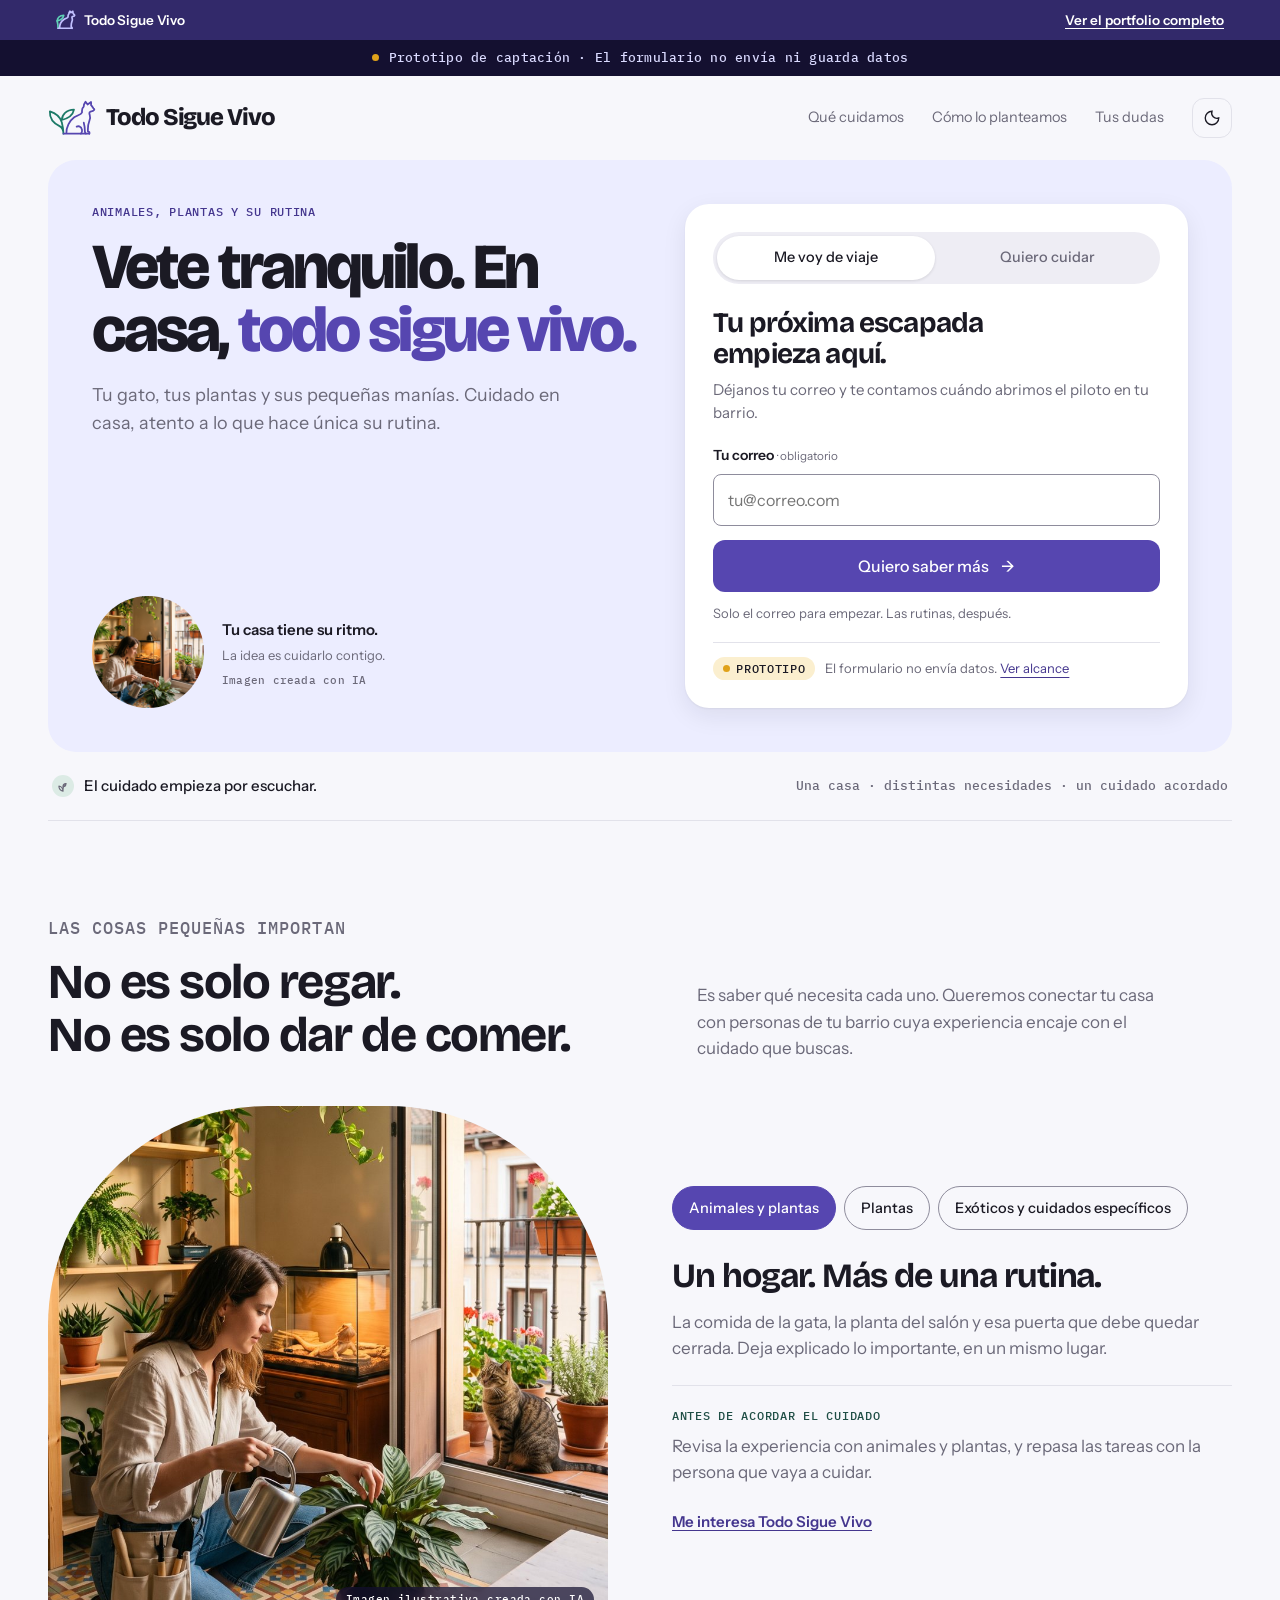
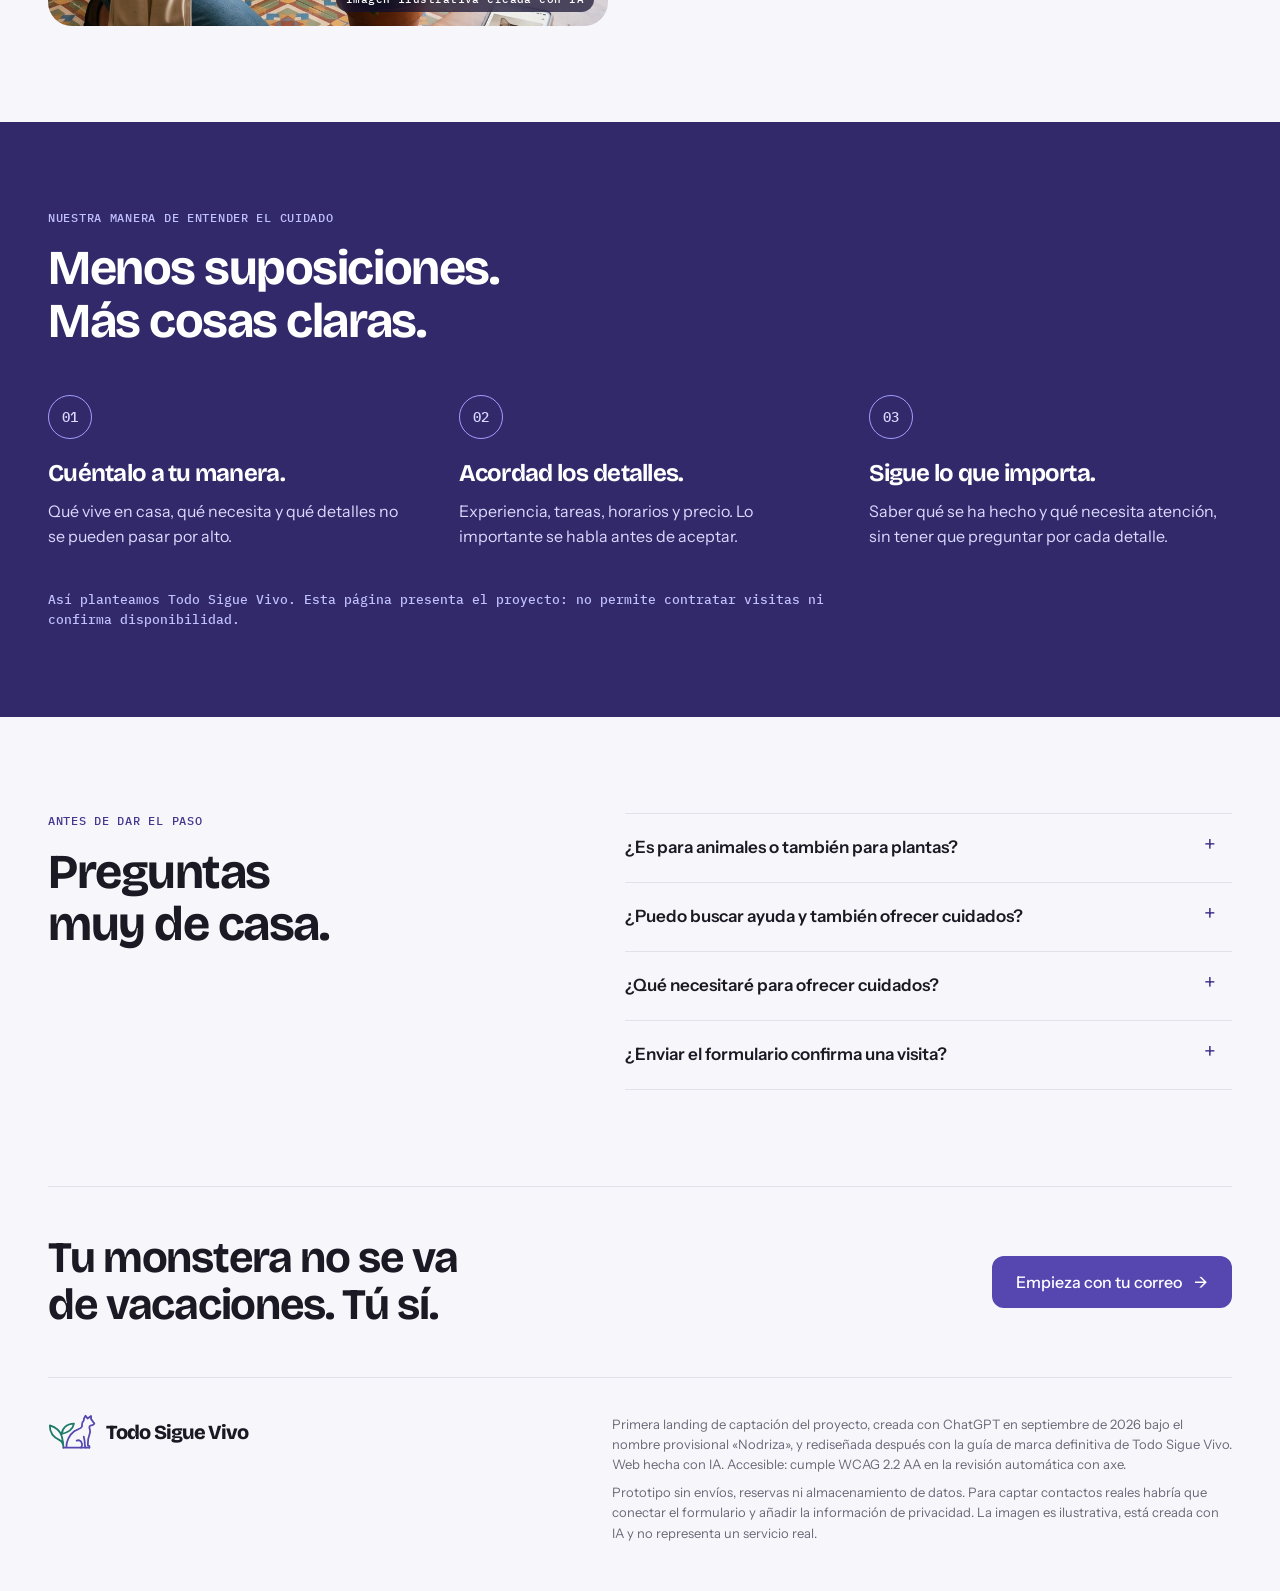
<file: landing/index.html>
<!doctype html>
<html lang="es"><head><meta charset="utf-8"><meta name="viewport" content="width=device-width,initial-scale=1,viewport-fit=cover">
<title>Landing de captación · Todo Sigue Vivo</title>
<meta name="description" content="Primera landing de captación del proyecto, rediseñada con la guía de marca definitiva de Todo Sigue Vivo. Prototipo: el formulario no envía datos.">
<link rel="icon" href="../favicon.svg?v=2" type="image/svg+xml"><link rel="apple-touch-icon" href="../apple-touch-icon.png?v=2">
<link rel="preconnect" href="https://fonts.googleapis.com"><link rel="preconnect" href="https://fonts.gstatic.com" crossorigin>
<link rel="stylesheet" href="https://fonts.googleapis.com/css2?family=Bricolage+Grotesque:opsz,wght@12..96,600;12..96,700;12..96,800&family=IBM+Plex+Mono:wght@400;500&family=Instrument+Sans:wght@400;500;600&display=swap">
<style>
:root{
  --lavanda-50:#F6F6FE;--lavanda-100:#ECEDFF;--lavanda-200:#DADAFF;--lavanda-300:#C1C0FF;--lavanda-400:#A39DFF;--lavanda-600:#5646B0;--lavanda-700:#44368E;--lavanda-800:#32296A;--lavanda-950:#141030;
  --white:#FFFFFF;--canvas:#F7F7FB;--muted:#EEEDF4;--line:#E2E2EA;--line-strong:#8E8C9C;--ink-muted:#6B6979;--ink:#1B1A24;
  --savia:#1F4E45;--savia-soft:#DCEBE5;--azafran:#E0A21A;--azafran-soft:#FBEFCF;--danger:#B42D3A;
  --primary:var(--lavanda-600);--primary-hover:var(--lavanda-700);--on-primary:#fff;--primary-soft:var(--lavanda-100);--primary-text:var(--lavanda-700);--hero:var(--lavanda-100);--focus:var(--lavanda-600);
  --font-display:"Bricolage Grotesque",ui-sans-serif,system-ui,sans-serif;
  --font-sans:"Instrument Sans",ui-sans-serif,system-ui,-apple-system,"Segoe UI",sans-serif;
  --font-mono:"IBM Plex Mono",ui-monospace,SFMono-Regular,Menlo,monospace;
  --ease:cubic-bezier(.2,.8,.2,1);
  color-scheme:light;
}
@media (prefers-color-scheme:dark){:root:not([data-theme="light"]){
  color-scheme:dark;--white:#1C1A2B;--canvas:#131120;--muted:#252336;--line:#2E2B40;--line-strong:#6F6C82;--ink-muted:#A9A6BC;--ink:#EEEDF5;
  --savia:#7CC4B0;--savia-soft:#173029;--azafran-soft:#3A2E12;--danger:#F08A93;
  --primary:#A39DFF;--primary-hover:var(--lavanda-300);--on-primary:var(--lavanda-950);--primary-soft:#2A2548;--primary-text:var(--lavanda-300);--hero:#211C48;--focus:var(--lavanda-400);
}}
:root[data-theme="dark"]{
  color-scheme:dark;--white:#1C1A2B;--canvas:#131120;--muted:#252336;--line:#2E2B40;--line-strong:#6F6C82;--ink-muted:#A9A6BC;--ink:#EEEDF5;
  --savia:#7CC4B0;--savia-soft:#173029;--azafran-soft:#3A2E12;--danger:#F08A93;
  --primary:#A39DFF;--primary-hover:var(--lavanda-300);--on-primary:var(--lavanda-950);--primary-soft:#2A2548;--primary-text:var(--lavanda-300);--hero:#211C48;--focus:var(--lavanda-400);
}
*{box-sizing:border-box}
html{scroll-behavior:smooth;scroll-padding-top:24px;-webkit-text-size-adjust:100%}
body{margin:0;background:var(--canvas);color:var(--ink);font:400 16px/1.55 var(--font-sans);overflow-x:hidden;transition:background .3s,color .3s}
h1,h2,h3,p,figure{margin:0}
h1,h2,h3{font-family:var(--font-display);font-weight:700;letter-spacing:-.03em;line-height:1.08;text-wrap:balance}
a{color:inherit;text-underline-offset:4px}
button,input{font:inherit;color:inherit}
button{cursor:pointer}
:focus-visible{outline:2px solid var(--focus);outline-offset:3px}
[hidden]{display:none!important}
.m{font-family:var(--font-mono)}
.sr{position:absolute;width:1px;height:1px;overflow:hidden;clip:rect(0 0 0 0);white-space:nowrap}
.wrap{max-width:1240px;margin:0 auto;width:calc(100% - 96px)}
.skip{position:absolute;left:16px;top:-100px;background:var(--primary);color:var(--on-primary);padding:10px 14px;border-radius:12px;z-index:80;text-decoration:none}
.skip:focus{top:52px}

/* estado del prototipo */
.topbar{background:var(--lavanda-950);color:var(--lavanda-200);font:500 12.5px/1.4 var(--font-mono);letter-spacing:.02em}
.topbar .wrap{display:flex;align-items:center;justify-content:center;gap:10px;padding:9px 0;text-align:center}
.topbar i{width:7px;height:7px;border-radius:50%;background:var(--azafran);flex:none}

/* cabecera */
.header{height:84px;display:flex;align-items:center;justify-content:space-between;gap:24px}
.brand{display:inline-flex;align-items:center;gap:10px;text-decoration:none;font:800 24px/1 var(--font-display);letter-spacing:-.045em}
.brand .logo{display:flex;color:var(--primary);flex:none}
.brand .logo svg{width:48px;height:auto;display:block}
.header nav{display:flex;gap:28px;align-items:center;font-size:14.5px}
.header nav a{padding:12px 0;text-decoration:none;color:var(--ink-muted)}
.header nav a:hover{color:var(--ink);text-decoration:underline}
.theme{width:40px;height:40px;border-radius:12px;border:1px solid var(--line);background:transparent;display:grid;place-items:center}
.theme:hover{background:var(--muted)}
.theme svg{width:18px;height:18px}

.eyebrow{font:500 12px/1.4 var(--font-mono);letter-spacing:.06em;text-transform:uppercase;color:var(--primary-text);margin-bottom:16px}

/* portada */
.hero{background:var(--hero);border-radius:28px;padding:44px;display:grid;grid-template-columns:1.1fr 1fr;gap:40px;transition:background .3s}
.hero-copy{display:flex;flex-direction:column;justify-content:space-between;gap:32px}
h1{font-weight:800;font-size:clamp(42px,5vw,72px);line-height:.98;letter-spacing:-.045em;max-width:660px;font-variation-settings:"opsz" 96}
h1 .color{color:var(--primary)}
.intro{margin-top:20px;max-width:500px;font-size:18px;color:var(--ink-muted)}
.photo-strip{display:flex;align-items:center;gap:18px}
.photo-strip img{width:112px;height:112px;object-fit:cover;object-position:28% 52%;border-radius:9999px;flex:none}
.photo-strip p{font-size:15px;max-width:240px}
.photo-strip strong{display:block;font-weight:600}
.photo-strip span{display:block;color:var(--ink-muted);font-size:13px;margin-top:4px}
.photo-strip small{display:block;font:500 11px/1.3 var(--font-mono);color:var(--ink-muted);margin-top:8px;letter-spacing:.02em}

.form-card{background:var(--white);border-radius:24px;padding:28px;align-self:center;min-width:0;box-shadow:0 1px 2px rgba(27,26,36,.06),0 8px 24px rgba(27,26,36,.08)}
.roles{display:grid;grid-template-columns:1fr 1fr;gap:4px;background:var(--muted);padding:4px;border-radius:9999px;margin-bottom:24px}
.roles button{border:0;background:transparent;border-radius:9999px;min-height:44px;padding:8px;font-size:14.5px;font-weight:500;color:var(--ink-muted);transition:background .2s,color .2s}
.roles button[aria-pressed=true]{background:var(--white);color:var(--ink);box-shadow:0 1px 3px rgba(27,26,36,.12)}
.roles button:not([aria-pressed=true]):hover{color:var(--ink)}
.form-card h2{font-size:28px;line-height:1.12;margin-bottom:8px}
.form-intro{font-size:15px;color:var(--ink-muted);margin-bottom:20px}
.form-card label{display:block;font-size:14px;font-weight:600;margin-bottom:8px}
.form-card label small{font-weight:400;color:var(--ink-muted)}
input[type=email]{display:block;width:100%;height:52px;padding:0 14px;border:1px solid var(--line-strong);border-radius:8px;background:var(--white)}
input[aria-invalid=true]{border:2px solid var(--danger)}
.btn{display:inline-flex;align-items:center;justify-content:center;gap:12px;height:52px;padding:0 24px;border:0;border-radius:12px;font:500 16px/1 var(--font-sans);text-decoration:none;white-space:nowrap;transition:background .2s,transform .2s var(--ease)}
.btn.primary{background:var(--primary);color:var(--on-primary)}
.btn.primary:hover{background:var(--primary-hover);transform:translateY(-2px)}
.btn .arr{transition:transform .25s var(--ease)}
.btn:hover .arr{transform:translateX(4px)}
form .btn{width:100%;margin-top:14px}
.small{font-size:13px;line-height:1.5;color:var(--ink-muted)}
.form-note{margin-top:12px}
.error{color:var(--danger);font-size:14px;margin-top:8px;display:flex;gap:6px;align-items:center}
.error::before{content:"!";display:inline-grid;place-items:center;width:18px;height:18px;border-radius:50%;background:var(--danger);color:#fff;font:700 12px/1 var(--font-sans);flex:none}
.demo-note{border-top:1px solid var(--line);padding-top:14px;margin-top:18px;display:flex;align-items:center;gap:10px;flex-wrap:wrap}
.demo-note a{color:var(--primary-text)}
.status{display:inline-flex;align-items:center;gap:6px;font:500 11.5px/1 var(--font-mono);letter-spacing:.06em;text-transform:uppercase;padding:6px 10px;border-radius:9999px;white-space:nowrap;background:var(--azafran-soft);color:var(--ink)}
.status::before{content:"";width:7px;height:7px;border-radius:50%;background:var(--azafran)}
.success{background:var(--primary-soft);padding:24px;border-radius:16px;margin:4px 0 0}
.success h3{font-size:24px;margin-bottom:10px}
.success p{font-size:15px}
.text-btn{background:none;border:0;color:var(--primary-text);padding:12px 0;text-decoration:underline;text-underline-offset:3px;min-height:44px;font-size:15px;font-weight:600}

.under-hero{display:flex;align-items:center;justify-content:space-between;padding:22px 4px;border-bottom:1px solid var(--line);gap:20px;font-size:15px}
.under-hero p{display:flex;align-items:center;gap:10px;font-weight:500}
.under-hero span{color:var(--ink-muted);font:500 13px/1.4 var(--font-mono)}
.leaf{width:22px;height:22px;border-radius:50%;background:var(--savia-soft);color:var(--savia);display:grid;place-items:center;flex:none}
.leaf svg{width:14px;height:14px}

.section{padding:96px 0}
.section-head{display:grid;grid-template-columns:1.1fr 1fr;gap:60px;align-items:end;margin-bottom:44px}
h2{font-size:clamp(32px,3.8vw,52px)}
.section-head p{color:var(--ink-muted);max-width:480px;font-size:17px}

.care-layout{display:grid;grid-template-columns:1fr 1fr;gap:64px;align-items:center}
.care-photo{position:relative}
.care-photo img{width:100%;height:520px;object-fit:cover;object-position:50% 60%;border-radius:220px 220px 24px 24px;display:block}
.care-photo figcaption{position:absolute;right:14px;bottom:14px;background:rgba(20,16,48,.72);color:#fff;font:500 11px/1 var(--font-mono);letter-spacing:.04em;padding:7px 10px;border-radius:9999px;backdrop-filter:blur(6px)}
.care-options{display:flex;gap:8px;flex-wrap:wrap;margin-bottom:28px}
.chip{border:1px solid var(--line-strong);border-radius:9999px;padding:0 16px;min-height:44px;background:transparent;font-size:14.5px;font-weight:500;transition:background .2s,color .2s,border-color .2s}
.chip[aria-pressed=true]{background:var(--primary);border-color:var(--primary);color:var(--on-primary)}
.chip[data-care="plantas"][aria-pressed=true]{background:var(--savia);border-color:var(--savia);color:#fff}
:root[data-theme="dark"] .chip[data-care="plantas"][aria-pressed=true]{color:var(--lavanda-950)}
@media (prefers-color-scheme:dark){:root:not([data-theme="light"]) .chip[data-care="plantas"][aria-pressed=true]{color:var(--lavanda-950)}}
.care-content h3{font-size:34px;margin-bottom:14px}
.care-content p{color:var(--ink-muted);font-size:17px}
.care-detail{margin-top:24px;border-top:1px solid var(--line);padding-top:22px}
.care-detail strong{display:block;font:500 12px/1.4 var(--font-mono);letter-spacing:.06em;text-transform:uppercase;margin-bottom:8px;color:var(--savia)}
.care-content .text-btn{margin-top:12px}

.steps-section{background:var(--lavanda-800);color:#fff;padding:88px 0}
.steps-section .eyebrow{color:var(--lavanda-300)}
.steps-section h2{max-width:680px}
.steps{display:grid;grid-template-columns:repeat(3,1fr);gap:48px;margin-top:48px}
.step-number{display:flex;width:44px;height:44px;border-radius:50%;border:1px solid var(--lavanda-400);align-items:center;justify-content:center;font:500 14px var(--font-mono);margin-bottom:22px;color:var(--lavanda-200)}
.steps h3{font-size:24px;margin-bottom:12px}
.steps p{color:var(--lavanda-200)}
.steps-note{font:500 12.5px/1.6 var(--font-mono);color:var(--lavanda-300);margin-top:40px;max-width:780px}

.faq{display:grid;grid-template-columns:.9fr 1.1fr;gap:80px}
.faq details{border-bottom:1px solid var(--line);padding:20px 0}
.faq details:first-child{border-top:1px solid var(--line)}
summary{font-weight:600;font-size:17px;cursor:pointer;min-height:28px;padding-right:16px;list-style:none;display:flex;justify-content:space-between;gap:16px}
summary::-webkit-details-marker{display:none}
summary::after{content:"+";font:400 22px/1 var(--font-sans);color:var(--primary-text);transition:transform .2s}
details[open] summary::after{transform:rotate(45deg)}
.faq details p{font-size:15.5px;color:var(--ink-muted);margin-top:14px;max-width:620px}

.closing{border-top:1px solid var(--line);border-bottom:1px solid var(--line);padding:48px 0;display:flex;justify-content:space-between;gap:32px;align-items:center}
.closing h2{font-size:clamp(30px,3.4vw,44px);max-width:700px}
.closing .btn{flex-shrink:0}

.footer{padding:36px 0 48px;display:flex;justify-content:space-between;align-items:start;gap:32px}
.footer p{font-size:13px;color:var(--ink-muted);max-width:620px}
.footer p + p{margin-top:8px}

@media(max-width:1050px){.wrap{width:calc(100% - 48px)}.hero{padding:28px;gap:24px}.form-card{padding:24px}.care-layout{gap:32px}.faq{gap:40px}}
@media(max-width:779px){
  .wrap{width:calc(100% - 32px)}
  .header{height:64px}.brand{font-size:20px}.brand .logo svg{width:42px}.header nav{gap:12px}.header nav a{display:none}
  .hero{padding:22px;grid-template-columns:1fr;gap:22px;border-radius:22px}
  .hero-copy{display:contents}.headline-block{order:0}.form-card{order:1;padding:20px}.photo-strip{order:2}
  h1{font-size:40px}.intro{font-size:16px;margin-top:12px}
  .photo-strip img{width:84px;height:84px}
  .form-card h2{font-size:24px}
  .under-hero{flex-wrap:wrap;gap:8px;padding:20px 0}
  .section{padding:64px 0}.section-head{grid-template-columns:1fr;gap:16px;margin-bottom:28px}
  .care-layout{grid-template-columns:1fr;gap:32px}.care-photo{order:1}.care-photo img{height:380px}.care-content{order:0}.care-content h3{font-size:28px}
  .steps-section{padding:56px 0}.steps{grid-template-columns:1fr;gap:28px}.step-number{margin-bottom:12px}
  .faq{grid-template-columns:1fr;gap:28px}
  .closing{display:block}.closing .btn{margin-top:24px}
  .footer{display:block}
}
@media(max-width:400px){h1{font-size:34px}.roles button{font-size:13px}.form-card{padding:16px}}
@media(prefers-reduced-motion:reduce){html{scroll-behavior:auto}*,*::before,*::after{transition:none!important;animation:none!important}}
.iso-hoja{stroke:var(--iso-g)}.iso-relleno{fill:var(--iso-gs)}.iso-nervio{stroke:var(--iso-g)}
:root{--iso-g:#1D7A68;--iso-gs:#D6EEE4}
@media (prefers-color-scheme:dark){:root:not([data-theme="light"]){--iso-g:#5FD0B6;--iso-gs:#173029}}
:root[data-theme="dark"]{--iso-g:#5FD0B6;--iso-gs:#173029}
</style></head><body>
<div class="tsv-pf" style="background:#32296A;color:#fff;font:500 13.5px/1.2 'Instrument Sans',system-ui,-apple-system,'Segoe UI',sans-serif;position:relative;z-index:60"><style>@media print{.tsv-pf{display:none!important}}.tsv-pf a:hover{color:#C1C0FF!important}</style><div style="max-width:1200px;margin:0 auto;padding:0 16px;min-height:40px;display:flex;align-items:center;justify-content:space-between;gap:12px;flex-wrap:wrap"><span style="display:inline-flex;align-items:center;gap:8px;font-weight:600;letter-spacing:-.01em"><svg width="20" height="20" viewBox="460 130 840 840" fill="none" stroke="#C1C0FF" stroke-width="72" stroke-linecap="round" stroke-linejoin="round" aria-hidden="true" style="flex:none"><path stroke="#5FD0B6" d="M548 897C545 760 528 660 510 590"/><path stroke="#5FD0B6" d="M510 590C515 470 610 360 785 357C760 480 680 550 510 590"/><path d="M548 897H1130"/><path d="M615 880C610 760 680 610 790 530C860 485 950 470 965 420V380C965 330 985 305 1003 292L1010 240L1045 180L1090 240L1168 185C1172 205 1172 230 1168 255C1195 280 1205 310 1225 330C1250 345 1245 355 1232 372C1220 392 1185 398 1150 405C1125 412 1128 450 1140 480C1158 525 1150 575 1125 630C1105 680 1098 720 1098 790V850C1135 852 1138 875 1130 897"/></svg>Todo Sigue Vivo</span><a href="../index.html" style="color:#fff;font-weight:600;text-decoration:underline;text-underline-offset:3px;padding:10px 0">Ver el portfolio completo</a></div></div>
<a class="skip" href="#captacion">Saltar al formulario</a>
<div class="topbar"><div class="wrap"><i aria-hidden="true"></i><span>Prototipo de captación · El formulario no envía ni guarda datos</span></div></div>

<header class="wrap header">
  <a class="brand" href="#" aria-label="Todo Sigue Vivo, inicio"><span class="logo" aria-hidden="true"><svg class="iso" width="48" viewBox="200 140 1080 800" fill="none" stroke="currentColor" stroke-width="40" stroke-linecap="round" stroke-linejoin="round" aria-hidden="true"><path class="iso-hoja" d="M548 897C548 820 530 720 510 640C470 520 380 440 242 398C236 520 300 650 460 728C520 760 545 810 548 897"/><path class="iso-hoja" d="M510 590C515 470 610 360 785 357C760 480 680 550 510 590"/><path d="M548 897H1130"/><path d="M615 880C610 760 680 610 790 530C860 485 950 470 965 420V380C965 330 985 305 1003 292L1010 240L1045 180L1090 240L1168 185C1172 205 1172 230 1168 255C1195 280 1205 310 1225 330C1250 345 1245 355 1232 372C1220 392 1185 398 1150 405C1125 412 1128 450 1140 480C1158 525 1150 575 1125 630C1105 680 1098 720 1098 790V850C1135 852 1138 875 1130 897"/><path d="M1005 650C1025 720 1030 780 1030 850C1032 870 1040 885 1052 897"/><path d="M940 897C985 860 975 760 905 735C880 727 860 732 845 738"/></svg></span>Todo Sigue Vivo</a>
  <nav aria-label="Principal"><a href="#cuidados">Qué cuidamos</a><a href="#como">Cómo lo planteamos</a><a href="#dudas">Tus dudas</a>
    <button type="button" class="theme" id="theme" aria-label="Cambiar tema claro u oscuro"><svg viewBox="0 0 24 24" fill="none" stroke="currentColor" stroke-width="1.8" stroke-linecap="round" aria-hidden="true"><path d="M12 3a9 9 0 1 0 9 9 7 7 0 0 1-9-9z"/></svg></button></nav>
</header>

<main>
<section class="hero wrap" aria-labelledby="headline">
  <div class="hero-copy">
    <div class="headline-block">
      <p class="eyebrow">Animales, plantas y su rutina</p>
      <h1 id="headline">Vete tranquilo. En casa, <span class="color">todo sigue vivo.</span></h1>
      <p class="intro" id="intro">Tu gato, tus plantas y sus pequeñas manías. Cuidado en casa, atento a lo que hace única su rutina.</p>
    </div>
    <div class="photo-strip">
      <img src="img/casa.jpg" alt="Una cuidadora riega una calathea en un piso con plantas, un terrario y una gata en el balcón" width="112" height="112">
      <p><strong id="photo-line">Tu casa tiene su ritmo.</strong><span id="photo-sub">La idea es cuidarlo contigo.</span><small>Imagen creada con IA</small></p>
    </div>
  </div>

  <div class="form-card" id="captacion">
    <div class="roles" role="group" aria-label="Qué te interesa"><button type="button" data-role="hogar" aria-pressed="true">Me voy de viaje</button><button type="button" data-role="cuidador" aria-pressed="false">Quiero cuidar</button></div>
    <h2 id="form-title">Tu próxima escapada empieza aquí.</h2>
    <p class="form-intro" id="form-intro">Déjanos tu correo y te contamos cuándo abrimos el piloto en tu barrio.</p>
    <form id="lead-form" novalidate>
      <label for="email">Tu correo <small>· obligatorio</small></label>
      <input id="email" name="email" type="email" autocomplete="email" inputmode="email" placeholder="tu@correo.com" maxlength="254" required aria-describedby="email-error form-note">
      <p id="email-error" class="error" role="alert" hidden></p>
      <button class="btn primary" type="submit"><span id="cta">Quiero saber más</span><span class="arr" aria-hidden="true">→</span></button>
      <p id="form-note" class="small form-note">Solo el correo para empezar. Las rutinas, después.</p>
    </form>
    <div id="success" class="success" tabindex="-1" hidden>
      <h3>Has probado el primer paso.</h3>
      <p id="success-copy">En la versión publicada, aquí confirmaríamos tu interés. En esta demo no se ha enviado ni guardado tu correo.</p>
      <button class="text-btn" id="reset" type="button">Volver al formulario</button>
    </div>
    <p class="small demo-note"><span class="status">Prototipo</span><span>El formulario no envía datos. <a href="#sobre-demo">Ver alcance</a></span></p>
    <noscript><p class="small">Activa JavaScript para probar el formulario y cambiar de recorrido.</p></noscript>
  </div>
</section>

<div class="wrap under-hero"><p><span class="leaf" aria-hidden="true"><svg viewBox="0 0 24 24" fill="none" stroke="currentColor" stroke-width="2" stroke-linecap="round" stroke-linejoin="round"><path d="M12 21c0-6 0-9 5-13M12 21c0-5-2-8-7-9 0 5 3 8 7 9z"/><path d="M17 8c-3 0-5 2-5 5 3 0 5-2 5-5z"/></svg></span>El cuidado empieza por escuchar.</p><span id="benefit-line">Una casa · distintas necesidades · un cuidado acordado</span></div>

<section class="wrap section" id="cuidados">
  <div class="section-head"><div><p class="eyebrow">Las cosas pequeñas importan</p><h2 id="care-heading">No es solo regar.<br>No es solo dar de comer.</h2></div><p id="care-intro">Es saber qué necesita cada uno. Queremos conectar tu casa con personas de tu barrio cuya experiencia encaje con el cuidado que buscas.</p></div>
  <div class="care-layout">
    <figure class="care-photo"><img src="img/casa.jpg" alt="Un hogar con plantas, una gata y un terrario, con una cuidadora regando" loading="lazy" width="560" height="520"><figcaption>Imagen ilustrativa creada con IA</figcaption></figure>
    <div class="care-content">
      <div class="care-options" role="group" aria-label="Explora un tipo de cuidado"><button class="chip" aria-pressed="true" data-care="mixto">Animales y plantas</button><button class="chip" aria-pressed="false" data-care="plantas">Plantas</button><button class="chip" aria-pressed="false" data-care="especial">Exóticos y cuidados específicos</button></div>
      <div aria-live="polite" aria-atomic="true">
        <h3 id="care-title">Un hogar. Más de una rutina.</h3>
        <p id="care-text">La comida de la gata, la planta del salón y esa puerta que debe quedar cerrada. Deja explicado lo importante, en un mismo lugar.</p>
        <div class="care-detail"><strong id="care-label">Antes de acordar el cuidado</strong><p id="care-proof">Revisa la experiencia con animales y plantas, y repasa las tareas con la persona que vaya a cuidar.</p></div>
      </div>
      <button class="text-btn" data-return type="button">Me interesa Todo Sigue Vivo</button>
    </div>
  </div>
</section>

<section class="steps-section" id="como"><div class="wrap">
  <p class="eyebrow">Nuestra manera de entender el cuidado</p>
  <h2 id="steps-title">Menos suposiciones.<br>Más cosas claras.</h2>
  <div class="steps">
    <article><span class="step-number">01</span><h3 id="step1-title">Cuéntalo a tu manera.</h3><p id="step1-text">Qué vive en casa, qué necesita y qué detalles no se pueden pasar por alto.</p></article>
    <article><span class="step-number">02</span><h3 id="step2-title">Acordad los detalles.</h3><p id="step2-text">Experiencia, tareas, horarios y precio. Lo importante se habla antes de aceptar.</p></article>
    <article><span class="step-number">03</span><h3 id="step3-title">Sigue lo que importa.</h3><p id="step3-text">Saber qué se ha hecho y qué necesita atención, sin tener que preguntar por cada detalle.</p></article>
  </div>
  <p class="steps-note">Así planteamos Todo Sigue Vivo. Esta página presenta el proyecto: no permite contratar visitas ni confirma disponibilidad.</p>
</div></section>

<section class="wrap section faq" id="dudas">
  <div><p class="eyebrow">Antes de dar el paso</p><h2>Preguntas muy de casa.</h2></div>
  <div>
    <details><summary>¿Es para animales o también para plantas?</summary><p>Para las dos cosas, con el mismo peso. Los hogares con animales y plantas, las colecciones de plantas y los exóticos forman parte de la propuesta. Cada encargo requiere experiencia y tareas acordes a lo que necesita.</p></details>
    <details><summary>¿Puedo buscar ayuda y también ofrecer cuidados?</summary><p>Sí, puedes tener los dos intereses. El selector cambia el recorrido de esta página; no te obliga a quedarte en un único papel.</p></details>
    <details><summary>¿Qué necesitaré para ofrecer cuidados?</summary><p>Explicar qué sabes cuidar, tu experiencia y tu disponibilidad. Antes de aceptar un encargo conviene conocer las tareas, el tiempo y lo que cobrarías. Los requisitos del servicio se comunicarán cuando estén definidos.</p></details>
    <details><summary>¿Enviar el formulario confirma una visita?</summary><p>No. Dejar tu correo expresa interés, no reserva una visita. Además, esta página es una demostración: al probar el formulario no se envía ni se guarda ningún dato.</p></details>
  </div>
</section>

<section class="wrap closing"><h2 id="closing-title">Tu monstera no se va de vacaciones. Tú sí.</h2><button class="btn primary" data-return type="button">Empieza con tu correo <span class="arr" aria-hidden="true">→</span></button></section>
</main>

<footer class="wrap footer">
  <a class="brand" href="#" style="font-size:20px"><span class="logo" aria-hidden="true"><svg class="iso" width="48" viewBox="200 140 1080 800" fill="none" stroke="currentColor" stroke-width="40" stroke-linecap="round" stroke-linejoin="round" aria-hidden="true"><path class="iso-hoja" d="M548 897C548 820 530 720 510 640C470 520 380 440 242 398C236 520 300 650 460 728C520 760 545 810 548 897"/><path class="iso-hoja" d="M510 590C515 470 610 360 785 357C760 480 680 550 510 590"/><path d="M548 897H1130"/><path d="M615 880C610 760 680 610 790 530C860 485 950 470 965 420V380C965 330 985 305 1003 292L1010 240L1045 180L1090 240L1168 185C1172 205 1172 230 1168 255C1195 280 1205 310 1225 330C1250 345 1245 355 1232 372C1220 392 1185 398 1150 405C1125 412 1128 450 1140 480C1158 525 1150 575 1125 630C1105 680 1098 720 1098 790V850C1135 852 1138 875 1130 897"/><path d="M1005 650C1025 720 1030 780 1030 850C1032 870 1040 885 1052 897"/><path d="M940 897C985 860 975 760 905 735C880 727 860 732 845 738"/></svg></span>Todo Sigue Vivo</a>
  <div id="sobre-demo">
    <p>Primera landing de captación del proyecto, creada con ChatGPT en septiembre de 2026 bajo el nombre provisional «Nodriza», y rediseñada después con la guía de marca definitiva de Todo Sigue Vivo. Web hecha con IA. Accesible: cumple WCAG 2.2 AA en la revisión automática con axe.</p>
    <p>Prototipo sin envíos, reservas ni almacenamiento de datos. Para captar contactos reales habría que conectar el formulario y añadir la información de privacidad. La imagen es ilustrativa, está creada con IA y no representa un servicio real.</p>
  </div>
</footer>

<script>
(function(){
const $=id=>document.getElementById(id);let role='hogar',care='mixto';const drafts={hogar:'',cuidador:''};
const root=document.documentElement;
$('theme').onclick=()=>{const dark=root.dataset.theme?root.dataset.theme==='dark':matchMedia('(prefers-color-scheme: dark)').matches;root.dataset.theme=dark?'light':'dark'};
const content={
 hogar:{headline:'Vete tranquilo. En casa, <span class="color">todo sigue vivo.</span>',intro:'Tu gato, tus plantas y sus pequeñas manías. Cuidado en casa, atento a lo que hace única su rutina.',title:'Tu próxima escapada empieza aquí.',form:'Déjanos tu correo y te contamos cuándo abrimos el piloto en tu barrio.',cta:'Quiero saber más',note:'Solo el correo para empezar. Las rutinas, después.',photo:'Tu casa tiene su ritmo.',photosub:'La idea es cuidarlo contigo.',benefit:'Una casa · distintas necesidades · un cuidado acordado',careheading:'No es solo regar.<br>No es solo dar de comer.',careintro:'Es saber qué necesita cada uno. Queremos conectar tu casa con personas de tu barrio cuya experiencia encaje con el cuidado que buscas.',steps:'Menos suposiciones.<br>Más cosas claras.',step1:['Cuéntalo a tu manera.','Qué vive en casa, qué necesita y qué detalles no se pueden pasar por alto.'],step2:['Acordad los detalles.','Experiencia, tareas, horarios y precio. Lo importante se habla antes de aceptar.'],step3:['Sigue lo que importa.','Saber qué se ha hecho y qué necesita atención, sin tener que preguntar por cada detalle.'],closing:'Tu monstera no se va de vacaciones. Tú sí.'},
 cuidador:{headline:'Sabes cuidar. <span class="color">Eso tiene valor.</span>',intro:'De plantas, de gatos, de rutinas. Queremos acercarte a hogares de tu barrio que necesiten lo que tú sabes hacer.',title:'Tu experiencia tiene sitio aquí.',form:'Déjanos tu correo y te contamos cómo participar como cuidador.',cta:'Me interesa cuidar',note:'Solo el correo para empezar. Tu experiencia, después.',photo:'Cuidar también es un trabajo.',photosub:'Tu tiempo y tus límites importan.',benefit:'Tu experiencia · tu disponibilidad · acuerdos claros',careheading:'Lo que sabes hacer<br>marca la diferencia.',careintro:'No hace falta saber cuidar de todo. Importa explicar tu experiencia, conocer tus límites y elegir tareas que encajen contigo.',steps:'Cuidar bien empieza<br>por un buen acuerdo.',step1:['Cuenta qué sabes cuidar.','Explica tu experiencia con animales, plantas o necesidades concretas. El detalle ayuda a elegir con criterio.'],step2:['Revisa antes de aceptar.','Las tareas, el trayecto, el tiempo y lo que cobrarías. Decide con toda la información sobre la mesa.'],step3:['Haz visible tu trabajo.','Comparte las tareas hechas y lo que hayas observado. Si algo necesita atención, dilo con claridad.'],closing:'Hay casas que necesitan lo que tú sabes cuidar.'}};
const careCopy={
 hogar:{mixto:['Un hogar. Más de una rutina.','La comida de la gata, la planta del salón y esa puerta que debe quedar cerrada. Deja explicado lo importante, en un mismo lugar.','Revisa la experiencia con animales y plantas, y repasa las tareas con la persona que vaya a cuidar.'],plantas:['Tu calathea no es tu cactus.','Cada planta tiene su ritmo. Sus instrucciones merecen algo más preciso que «échales un poco de agua».','Explica las pautas de cada planta y busca experiencia que encaje con tu colección.'],especial:['Ese detalle sí importa.','Un ave, un reptil o una rutina particular necesitan conocimientos concretos. No des por hecho que cualquier experiencia sirve.','Revisa la experiencia con la especie y acuerda las instrucciones y los límites antes de la visita.']},
 cuidador:{mixto:['Cuida lo que conoces.','Si tienes experiencia con animales y plantas, explica cómo organizas los cuidados de una casa con necesidades distintas.','Comprueba el alcance completo de las tareas y el tiempo necesario antes de aceptar.'],plantas:['Saber de plantas se nota.','Cuenta qué plantas has cuidado y cómo sigues sus instrucciones. Observar, preguntar y apuntar también forman parte del trabajo.','Aclara qué conocimientos puedes aportar y consulta cualquier pauta que no esté clara.'],especial:['Tu experiencia, con detalle.','Las especies y las rutinas importan. Explica en qué tienes experiencia y qué cuidados quedan fuera de tu alcance.','Revisa las indicaciones de la casa y acuerda qué hacer si observas algo inesperado.']}};
function updateCare(){const c=careCopy[role][care];$('care-title').textContent=c[0];$('care-text').textContent=c[1];$('care-proof').textContent=c[2];document.querySelectorAll('[data-care]').forEach(b=>b.setAttribute('aria-pressed',String(b.dataset.care===care)))}
function clearError(){$('email-error').hidden=true;$('email-error').textContent='';$('email').removeAttribute('aria-invalid')}
function changeRole(next){drafts[role]=$('email').value;role=next;const c=content[role];$('headline').innerHTML=c.headline;$('intro').textContent=c.intro;$('form-title').textContent=c.title;$('form-intro').textContent=c.form;$('cta').textContent=c.cta;$('form-note').textContent=c.note;$('photo-line').textContent=c.photo;$('photo-sub').textContent=c.photosub;$('benefit-line').textContent=c.benefit;$('care-heading').innerHTML=c.careheading;$('care-intro').textContent=c.careintro;$('steps-title').innerHTML=c.steps;$('closing-title').textContent=c.closing;for(let i=1;i<=3;i++){$('step'+i+'-title').textContent=c['step'+i][0];$('step'+i+'-text').textContent=c['step'+i][1]}$('email').value=drafts[role];$('lead-form').hidden=false;$('success').hidden=true;clearError();document.querySelectorAll('[data-role]').forEach(b=>b.setAttribute('aria-pressed',String(b.dataset.role===role)));updateCare()}
document.querySelectorAll('[data-role]').forEach(b=>b.addEventListener('click',()=>changeRole(b.dataset.role)));
document.querySelectorAll('[data-care]').forEach(b=>b.addEventListener('click',()=>{care=b.dataset.care;updateCare()}));
$('lead-form').addEventListener('submit',e=>{e.preventDefault();clearError();const field=$('email');field.value=field.value.trim();if(!field.value||!field.validity.valid||!(field.value.split('@')[1]||'').includes('.')){$('email-error').textContent=field.value?'Revisa el correo. Por ejemplo: tu@correo.com.':'Escribe tu correo para probar este paso.';$('email-error').hidden=false;field.setAttribute('aria-invalid','true');field.focus();return}drafts[role]=field.value;$('lead-form').hidden=true;$('success').hidden=false;$('success-copy').textContent='Has probado el recorrido «'+(role==='hogar'?'Me voy de viaje':'Quiero cuidar')+'». En la versión publicada, aquí confirmaríamos tu interés. En esta demo no se ha enviado ni guardado tu correo.';$('success').focus()});
$('reset').addEventListener('click',()=>{$('success').hidden=true;$('lead-form').hidden=false;$('email').focus()});
document.querySelectorAll('[data-return]').forEach(b=>b.addEventListener('click',()=>{$('success').hidden=true;$('lead-form').hidden=false;$('captacion').scrollIntoView({behavior:matchMedia('(prefers-reduced-motion: reduce)').matches?'instant':'smooth',block:'center'});$('email').focus({preventScroll:true})}));
})();
</script>
</body></html>
</file>
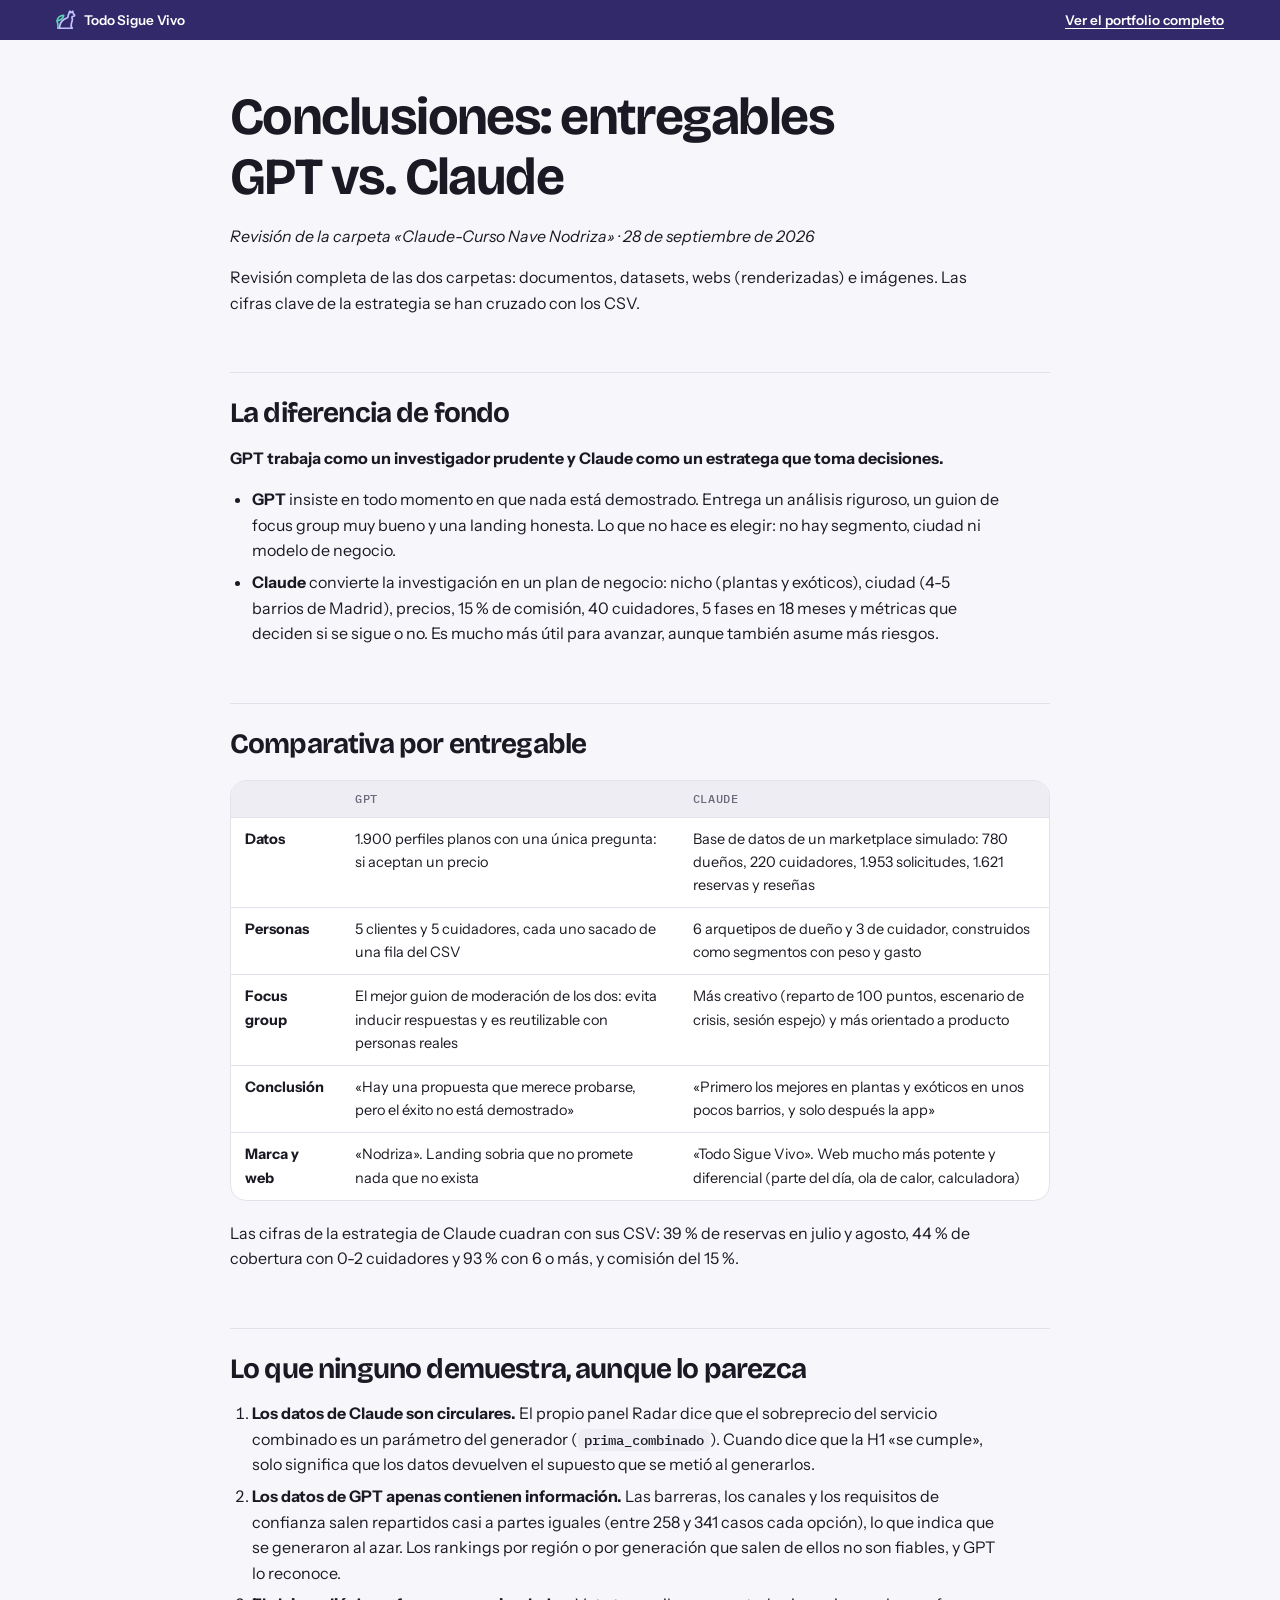
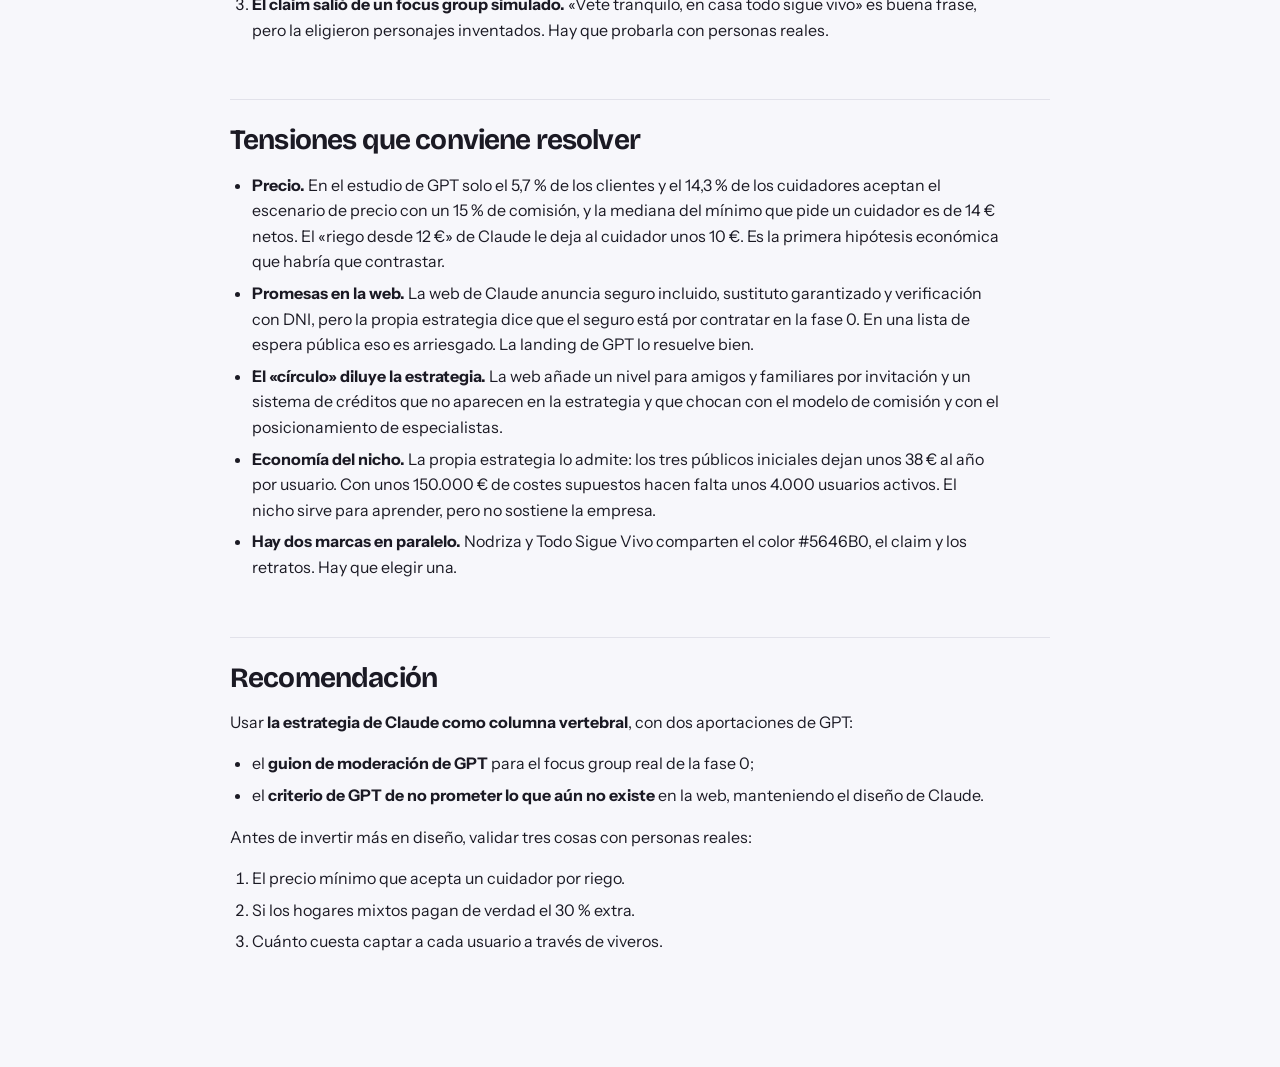
<file: docs/conclusiones-gpt-claude.html>
<!doctype html>
<html lang="es"><head><meta charset="utf-8"><link rel="icon" href="../favicon.svg?v=2" type="image/svg+xml"><link rel="apple-touch-icon" href="../apple-touch-icon.png?v=2"><meta name="viewport" content="width=device-width,initial-scale=1">
<title>GPT frente a Claude · Todo Sigue Vivo</title>
<link rel="preconnect" href="https://fonts.googleapis.com"><link rel="preconnect" href="https://fonts.gstatic.com" crossorigin>
<link rel="stylesheet" href="https://fonts.googleapis.com/css2?family=Bricolage+Grotesque:opsz,wght@12..96,700;12..96,800&family=IBM+Plex+Mono:wght@400;500&family=Instrument+Sans:wght@400;500;600&display=swap">
<style>
:root{--lavanda-100:#ECEDFF;--lavanda-600:#5646B0;--lavanda-700:#44368E;--lavanda-800:#32296A;--white:#FFFFFF;--canvas:#F7F7FB;--muted:#EEEDF4;--line:#E2E2EA;--ink-muted:#6B6979;--ink:#1B1A24;--primary-soft:var(--lavanda-100);--primary-text:var(--lavanda-700);color-scheme:light}
@media (prefers-color-scheme:dark){:root{color-scheme:dark;--white:#1C1A2B;--canvas:#131120;--muted:#252336;--line:#2E2B40;--ink-muted:#A9A6BC;--ink:#EEEDF5;--primary-soft:#2A2548;--primary-text:#C1C0FF}}
*{box-sizing:border-box}
body{margin:0;background:var(--canvas);color:var(--ink);font:400 16px/1.6 "Instrument Sans",system-ui,sans-serif}
.top{position:sticky;top:0;z-index:5;background:color-mix(in srgb,var(--canvas) 88%,transparent);backdrop-filter:blur(8px);border-bottom:1px solid var(--line)}
.top div{max-width:860px;margin:0 auto;padding:12px 20px;display:flex;justify-content:space-between;gap:12px;align-items:center}
.top .brand{font:800 16px/1 "Bricolage Grotesque",sans-serif;letter-spacing:-.03em}
.top a{color:var(--primary-text);font-weight:600;text-decoration:none;font-size:14px}
.top span{font:500 12px/1 "IBM Plex Mono",monospace;letter-spacing:.06em;text-transform:uppercase;color:var(--ink-muted)}
main{max-width:860px;margin:0 auto;padding:48px 20px 96px}
h1,h2,h3,h4{font-family:"Bricolage Grotesque",system-ui,sans-serif;letter-spacing:-.03em;line-height:1.15;text-wrap:balance}
h1{font-size:clamp(34px,5vw,52px);margin:0 0 16px}
h2{font-size:28px;margin:56px 0 12px;padding-top:24px;border-top:1px solid var(--line)}
h3{font-size:20px;margin:32px 0 8px}
p,li{max-width:68ch}
a{color:var(--primary-text)}
blockquote{margin:24px 0;padding:20px 24px;border-radius:16px;background:var(--primary-soft);color:var(--primary-text);font:700 22px/1.3 "Bricolage Grotesque",sans-serif;letter-spacing:-.02em}
code{font:500 .88em "IBM Plex Mono",monospace;background:var(--muted);padding:2px 6px;border-radius:6px}
.tbl{overflow-x:auto;margin:20px 0;border:1px solid var(--line);border-radius:16px;background:var(--white)}
table{border-collapse:collapse;width:100%;font-size:14.5px}
th,td{text-align:left;padding:10px 14px;border-bottom:1px solid var(--line);vertical-align:top}
th{font:500 12px/1.3 "IBM Plex Mono",monospace;letter-spacing:.05em;text-transform:uppercase;color:var(--ink-muted);background:var(--muted)}
tr:last-child td{border-bottom:0}
ul,ol{padding-left:22px}
li{margin:6px 0}
</style></head><body>
<div class="tsv-pf" style="background:#32296A;color:#fff;font:500 13.5px/1.2 'Instrument Sans',system-ui,-apple-system,'Segoe UI',sans-serif;position:relative;z-index:60"><style>@media print{.tsv-pf{display:none!important}}.tsv-pf a:hover{color:#C1C0FF!important}</style><div style="max-width:1200px;margin:0 auto;padding:0 16px;min-height:40px;display:flex;align-items:center;justify-content:space-between;gap:12px;flex-wrap:wrap"><span style="display:inline-flex;align-items:center;gap:8px;font-weight:600;letter-spacing:-.01em"><svg width="20" height="20" viewBox="460 130 840 840" fill="none" stroke="#C1C0FF" stroke-width="72" stroke-linecap="round" stroke-linejoin="round" aria-hidden="true" style="flex:none"><path stroke="#5FD0B6" d="M548 897C545 760 528 660 510 590"/><path stroke="#5FD0B6" d="M510 590C515 470 610 360 785 357C760 480 680 550 510 590"/><path d="M548 897H1130"/><path d="M615 880C610 760 680 610 790 530C860 485 950 470 965 420V380C965 330 985 305 1003 292L1010 240L1045 180L1090 240L1168 185C1172 205 1172 230 1168 255C1195 280 1205 310 1225 330C1250 345 1245 355 1232 372C1220 392 1185 398 1150 405C1125 412 1128 450 1140 480C1158 525 1150 575 1125 630C1105 680 1098 720 1098 790V850C1135 852 1138 875 1130 897"/></svg>Todo Sigue Vivo</span><a href="../index.html" style="color:#fff;font-weight:600;text-decoration:underline;text-underline-offset:3px;padding:10px 0">Ver el portfolio completo</a></div></div>
<main>
<h1>Conclusiones: entregables GPT vs. Claude</h1>
<p><em>Revisión de la carpeta «Claude-Curso Nave Nodriza» · 28 de septiembre de 2026</em></p>
<p>Revisión completa de las dos carpetas: documentos, datasets, webs (renderizadas) e imágenes. Las cifras clave de la estrategia se han cruzado con los CSV.</p>
<h2>La diferencia de fondo</h2>
<p><b>GPT trabaja como un investigador prudente y Claude como un estratega que toma decisiones.</b></p>
<ul><li><b>GPT</b> insiste en todo momento en que nada está demostrado. Entrega un análisis riguroso, un guion de focus group muy bueno y una landing honesta. Lo que no hace es elegir: no hay segmento, ciudad ni modelo de negocio.</li><li><b>Claude</b> convierte la investigación en un plan de negocio: nicho (plantas y exóticos), ciudad (4-5 barrios de Madrid), precios, 15 % de comisión, 40 cuidadores, 5 fases en 18 meses y métricas que deciden si se sigue o no. Es mucho más útil para avanzar, aunque también asume más riesgos.</li></ul>
<h2>Comparativa por entregable</h2>
<div class="tbl"><table><thead><tr><th></th><th>GPT</th><th>Claude</th></tr></thead><tbody><tr><td><b>Datos</b></td><td>1.900 perfiles planos con una única pregunta: si aceptan un precio</td><td>Base de datos de un marketplace simulado: 780 dueños, 220 cuidadores, 1.953 solicitudes, 1.621 reservas y reseñas</td></tr><tr><td><b>Personas</b></td><td>5 clientes y 5 cuidadores, cada uno sacado de una fila del CSV</td><td>6 arquetipos de dueño y 3 de cuidador, construidos como segmentos con peso y gasto</td></tr><tr><td><b>Focus group</b></td><td>El mejor guion de moderación de los dos: evita inducir respuestas y es reutilizable con personas reales</td><td>Más creativo (reparto de 100 puntos, escenario de crisis, sesión espejo) y más orientado a producto</td></tr><tr><td><b>Conclusión</b></td><td>«Hay una propuesta que merece probarse, pero el éxito no está demostrado»</td><td>«Primero los mejores en plantas y exóticos en unos pocos barrios, y solo después la app»</td></tr><tr><td><b>Marca y web</b></td><td>«Nodriza». Landing sobria que no promete nada que no exista</td><td>«Todo Sigue Vivo». Web mucho más potente y diferencial (parte del día, ola de calor, calculadora)</td></tr></tbody></table></div>
<p>Las cifras de la estrategia de Claude cuadran con sus CSV: 39 % de reservas en julio y agosto, 44 % de cobertura con 0-2 cuidadores y 93 % con 6 o más, y comisión del 15 %.</p>
<h2>Lo que ninguno demuestra, aunque lo parezca</h2>
<ol><li><b>Los datos de Claude son circulares.</b> El propio panel Radar dice que el sobreprecio del servicio combinado es un parámetro del generador (<code>prima_combinado</code>). Cuando dice que la H1 «se cumple», solo significa que los datos devuelven el supuesto que se metió al generarlos.</li><li><b>Los datos de GPT apenas contienen información.</b> Las barreras, los canales y los requisitos de confianza salen repartidos casi a partes iguales (entre 258 y 341 casos cada opción), lo que indica que se generaron al azar. Los rankings por región o por generación que salen de ellos no son fiables, y GPT lo reconoce.</li><li><b>El claim salió de un focus group simulado.</b> «Vete tranquilo, en casa todo sigue vivo» es buena frase, pero la eligieron personajes inventados. Hay que probarla con personas reales.</li></ol>
<h2>Tensiones que conviene resolver</h2>
<ul><li><b>Precio.</b> En el estudio de GPT solo el 5,7 % de los clientes y el 14,3 % de los cuidadores aceptan el escenario de precio con un 15 % de comisión, y la mediana del mínimo que pide un cuidador es de 14 € netos. El «riego desde 12 €» de Claude le deja al cuidador unos 10 €. Es la primera hipótesis económica que habría que contrastar.</li><li><b>Promesas en la web.</b> La web de Claude anuncia seguro incluido, sustituto garantizado y verificación con DNI, pero la propia estrategia dice que el seguro está por contratar en la fase 0. En una lista de espera pública eso es arriesgado. La landing de GPT lo resuelve bien.</li><li><b>El «círculo» diluye la estrategia.</b> La web añade un nivel para amigos y familiares por invitación y un sistema de créditos que no aparecen en la estrategia y que chocan con el modelo de comisión y con el posicionamiento de especialistas.</li><li><b>Economía del nicho.</b> La propia estrategia lo admite: los tres públicos iniciales dejan unos 38 € al año por usuario. Con unos 150.000 € de costes supuestos hacen falta unos 4.000 usuarios activos. El nicho sirve para aprender, pero no sostiene la empresa.</li><li><b>Hay dos marcas en paralelo.</b> Nodriza y Todo Sigue Vivo comparten el color #5646B0, el claim y los retratos. Hay que elegir una.</li></ul>
<h2>Recomendación</h2>
<p>Usar <b>la estrategia de Claude como columna vertebral</b>, con dos aportaciones de GPT:</p>
<ul><li>el <b>guion de moderación de GPT</b> para el focus group real de la fase 0;</li><li>el <b>criterio de GPT de no prometer lo que aún no existe</b> en la web, manteniendo el diseño de Claude.</li></ul>
<p>Antes de invertir más en diseño, validar tres cosas con personas reales:</p>
<ol><li>El precio mínimo que acepta un cuidador por riego.</li><li>Si los hogares mixtos pagan de verdad el 30 % extra.</li><li>Cuánto cuesta captar a cada usuario a través de viveros.</li></ol>
</main>
</body></html>
</file>
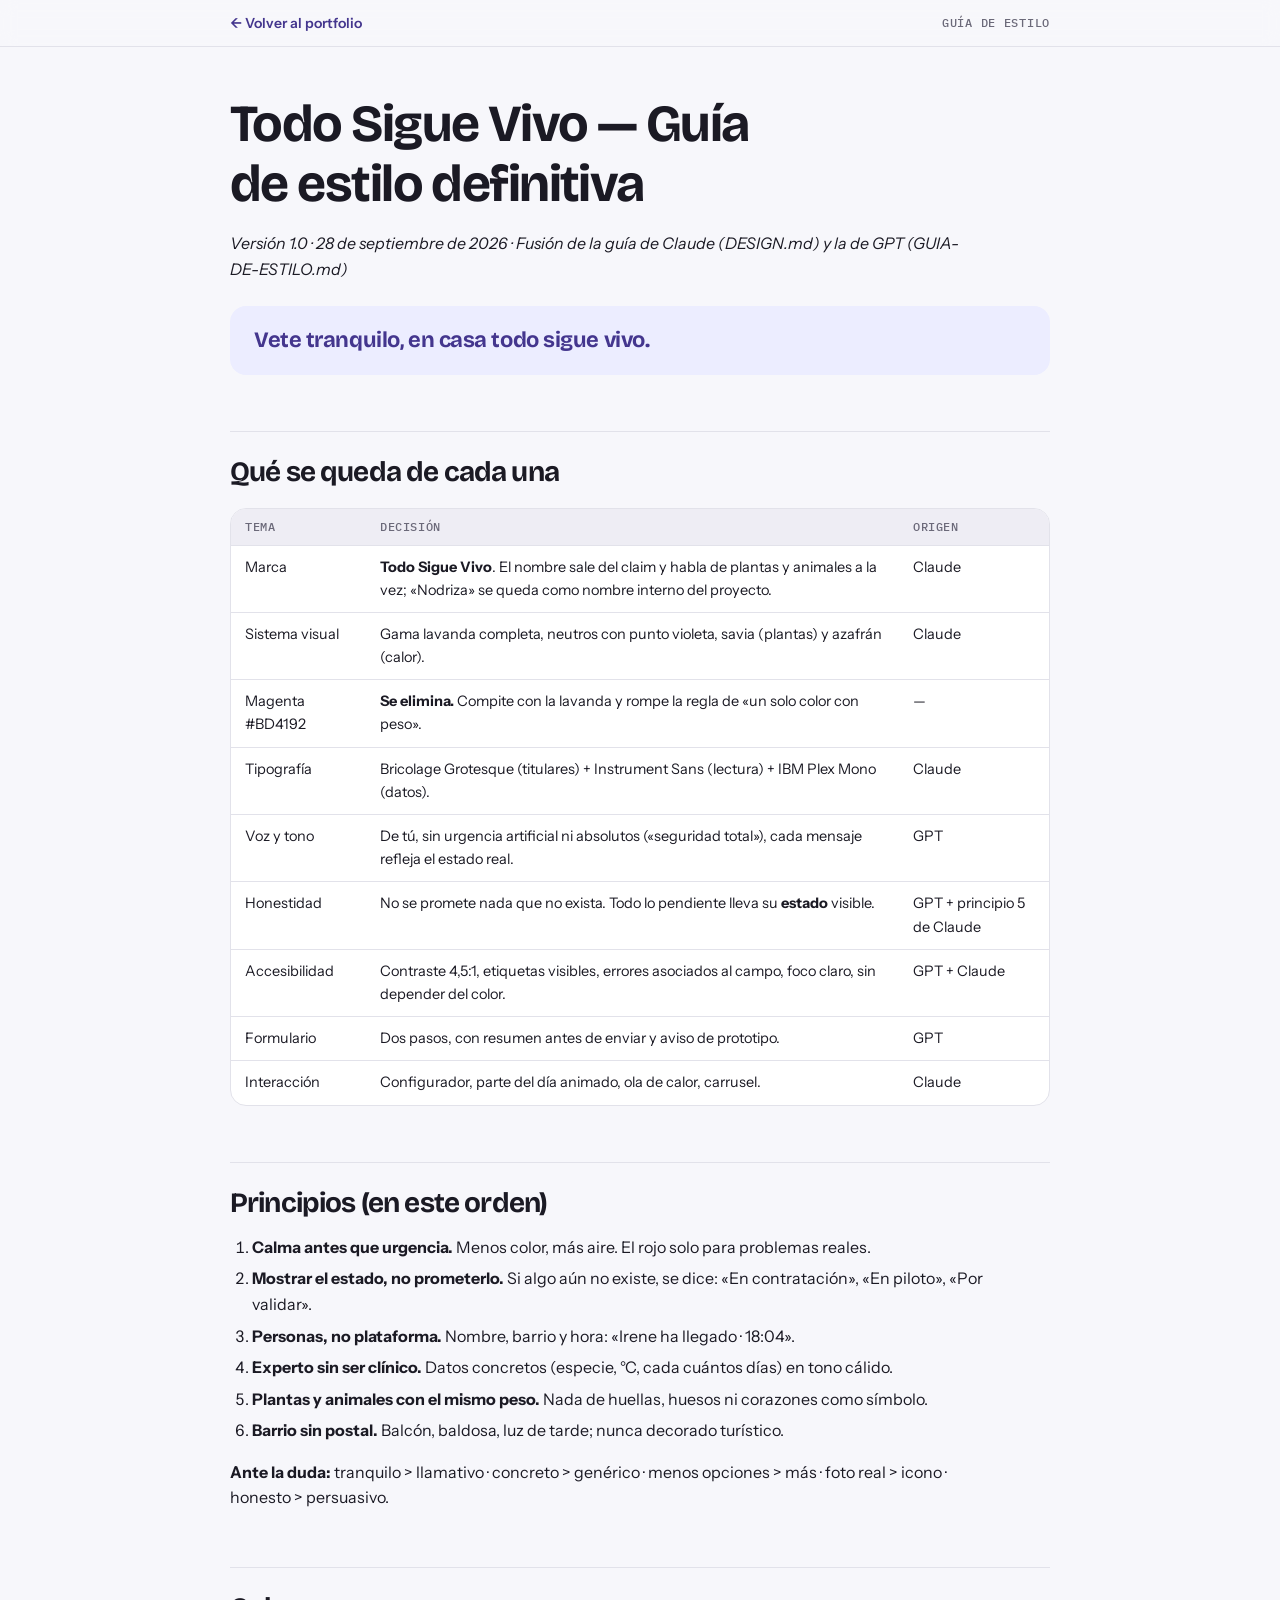
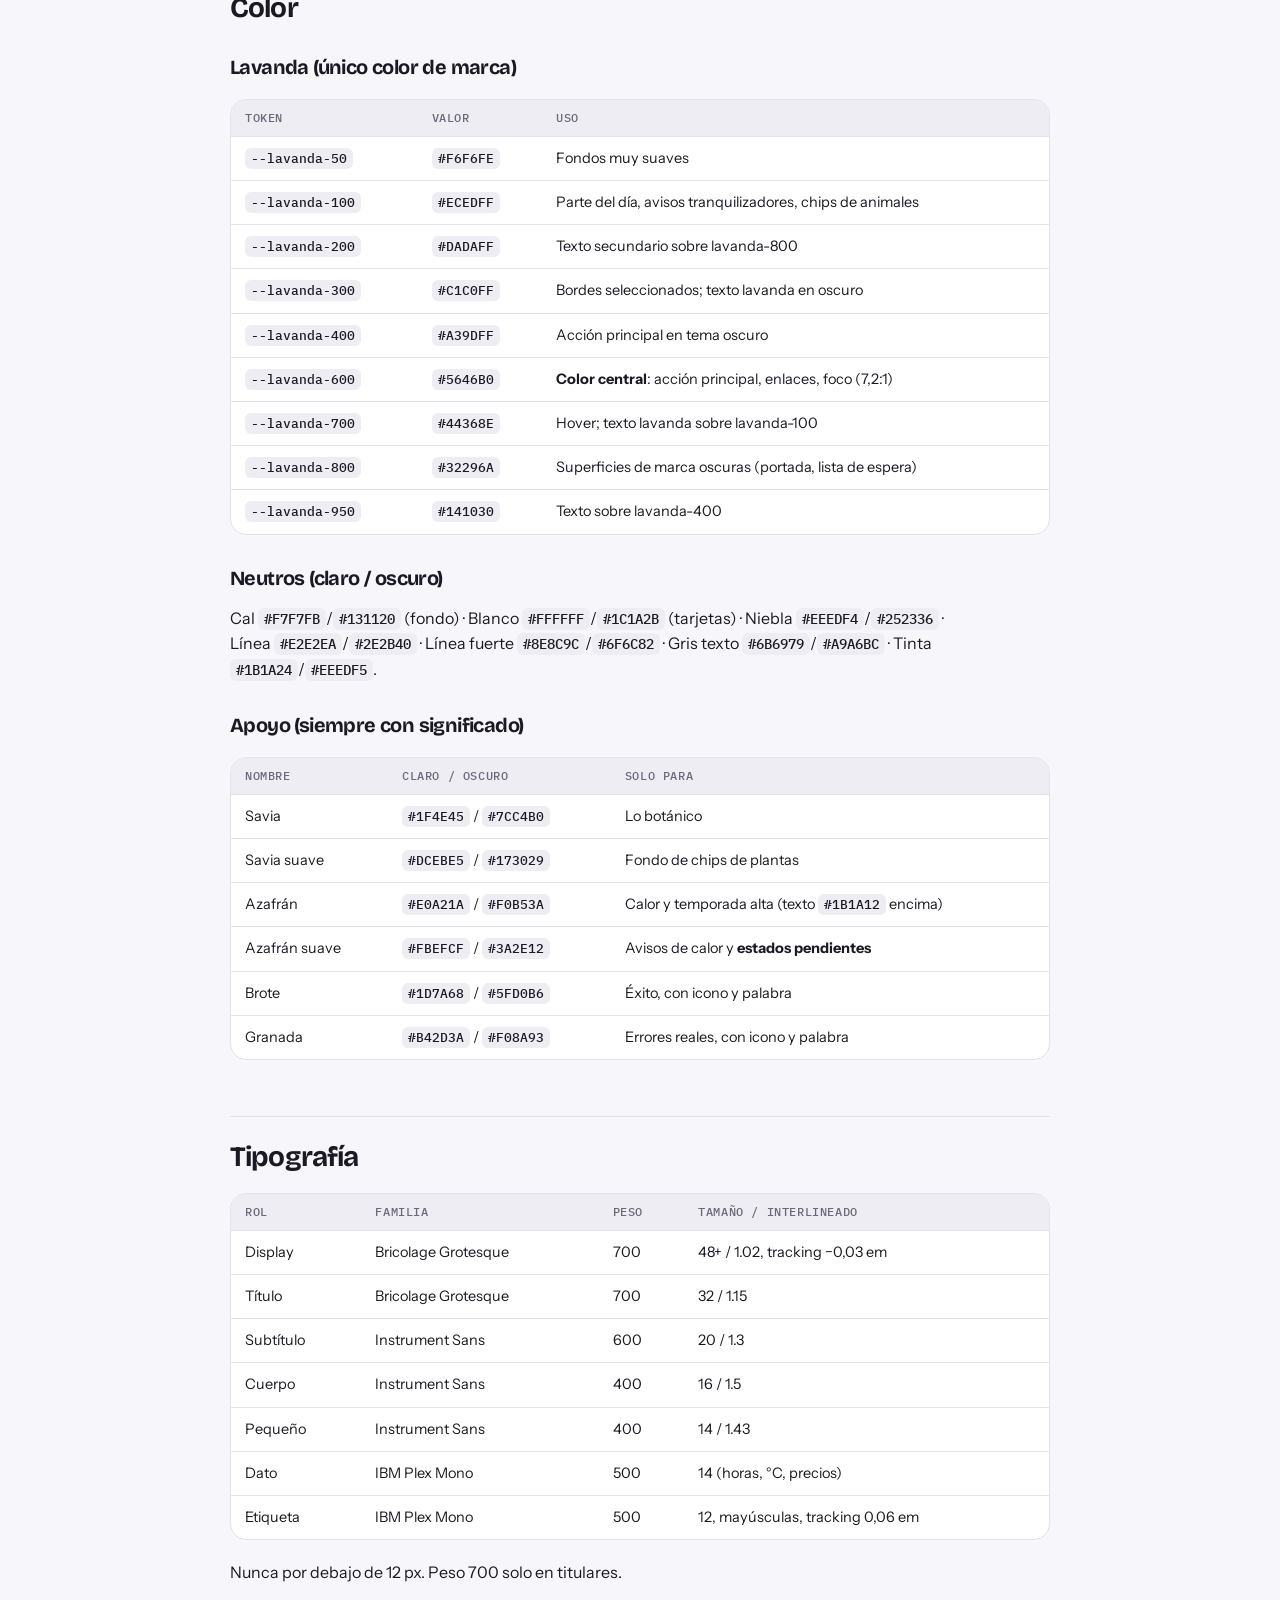
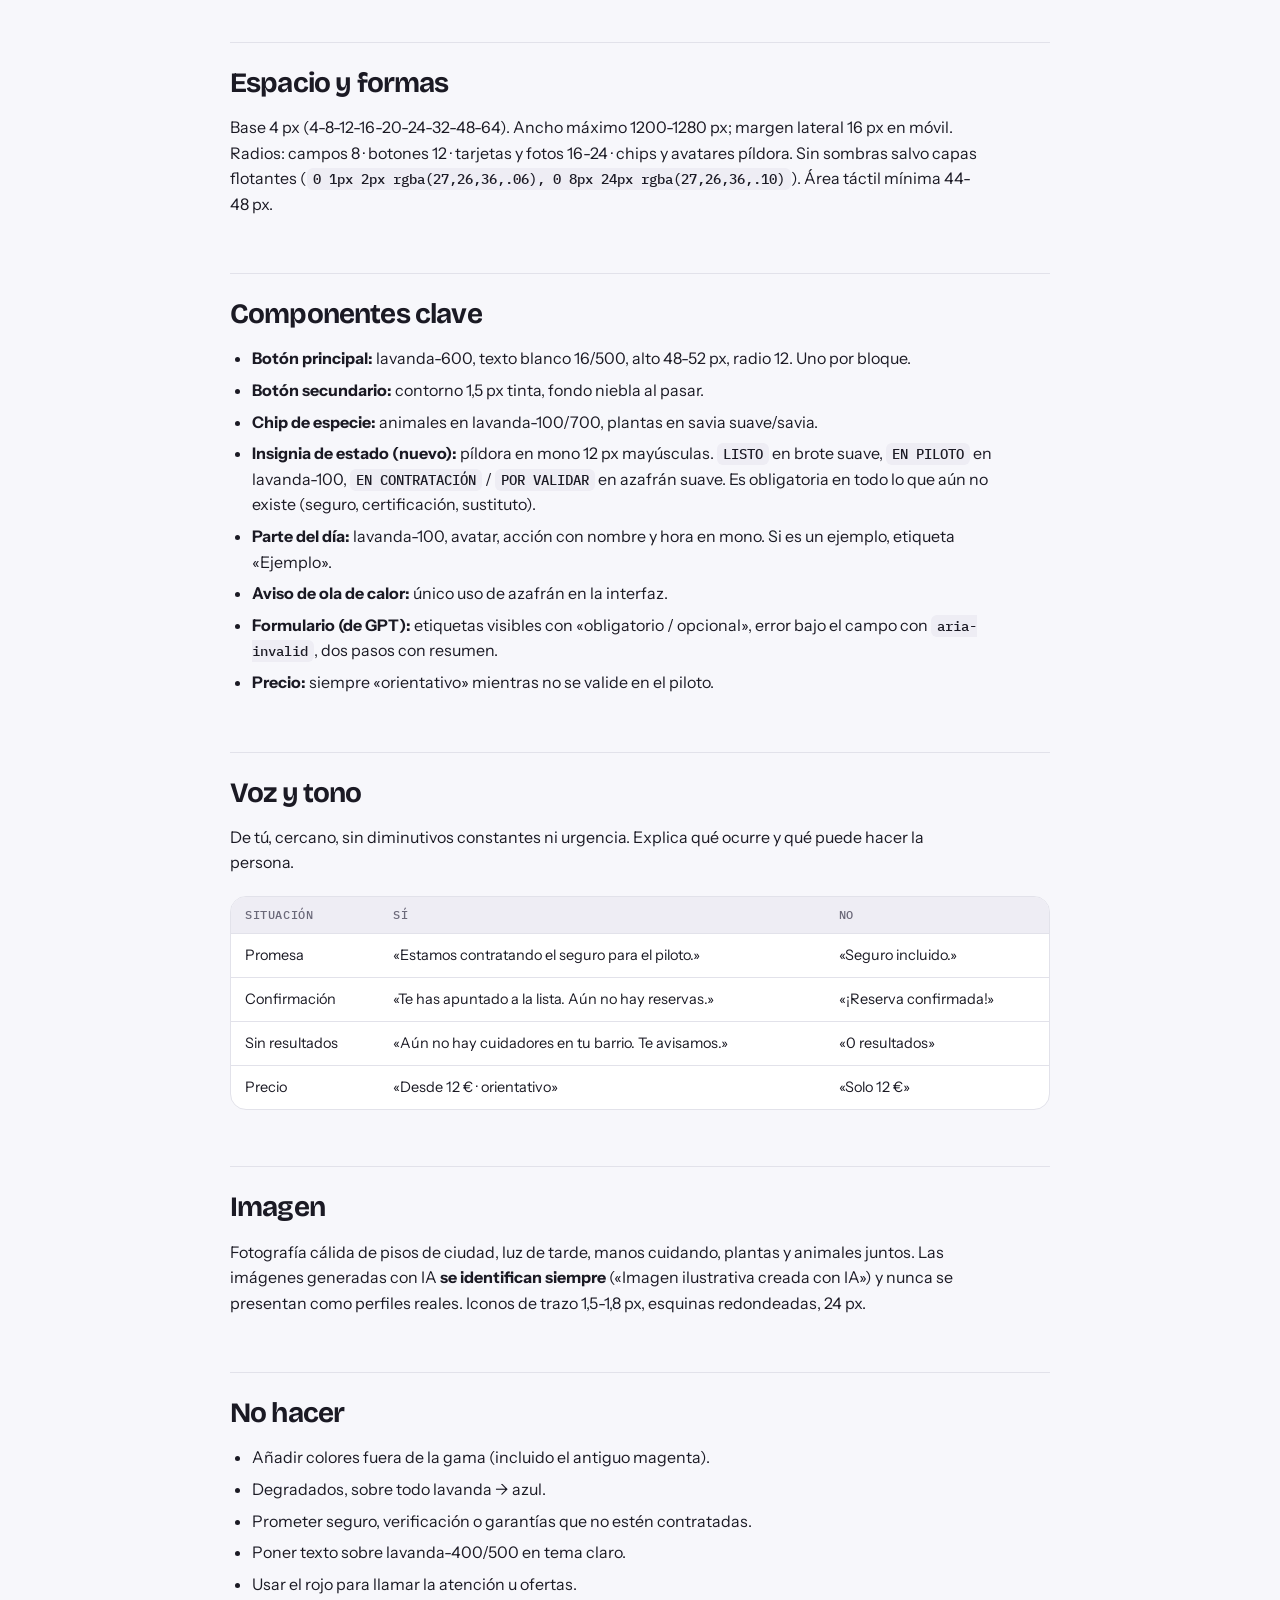
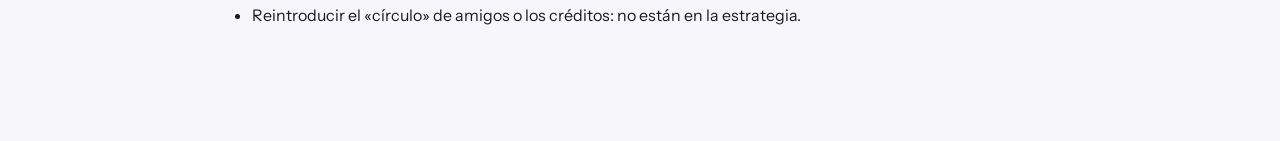
<file: docs/guia-de-estilo.html>
<!doctype html>
<html lang="es"><head><meta charset="utf-8"><meta name="viewport" content="width=device-width,initial-scale=1">
<title>Guía de estilo · Todo Sigue Vivo</title>
<link rel="preconnect" href="https://fonts.googleapis.com"><link rel="preconnect" href="https://fonts.gstatic.com" crossorigin>
<link rel="stylesheet" href="https://fonts.googleapis.com/css2?family=Bricolage+Grotesque:opsz,wght@12..96,700;12..96,800&family=IBM+Plex+Mono:wght@400;500&family=Instrument+Sans:wght@400;500;600&display=swap">
<style>
:root{--lavanda-100:#ECEDFF;--lavanda-600:#5646B0;--lavanda-700:#44368E;--lavanda-800:#32296A;--white:#FFFFFF;--canvas:#F7F7FB;--muted:#EEEDF4;--line:#E2E2EA;--ink-muted:#6B6979;--ink:#1B1A24;--primary-soft:var(--lavanda-100);--primary-text:var(--lavanda-700);color-scheme:light}
@media (prefers-color-scheme:dark){:root{color-scheme:dark;--white:#1C1A2B;--canvas:#131120;--muted:#252336;--line:#2E2B40;--ink-muted:#A9A6BC;--ink:#EEEDF5;--primary-soft:#2A2548;--primary-text:#C1C0FF}}
*{box-sizing:border-box}
body{margin:0;background:var(--canvas);color:var(--ink);font:400 16px/1.6 "Instrument Sans",system-ui,sans-serif}
.top{position:sticky;top:0;z-index:5;background:color-mix(in srgb,var(--canvas) 88%,transparent);backdrop-filter:blur(8px);border-bottom:1px solid var(--line)}
.top div{max-width:860px;margin:0 auto;padding:12px 20px;display:flex;justify-content:space-between;gap:12px;align-items:center}
.top a{color:var(--primary-text);font-weight:600;text-decoration:none;font-size:14px}
.top span{font:500 12px/1 "IBM Plex Mono",monospace;letter-spacing:.06em;text-transform:uppercase;color:var(--ink-muted)}
main{max-width:860px;margin:0 auto;padding:48px 20px 96px}
h1,h2,h3,h4{font-family:"Bricolage Grotesque",system-ui,sans-serif;letter-spacing:-.03em;line-height:1.15;text-wrap:balance}
h1{font-size:clamp(34px,5vw,52px);margin:0 0 16px}
h2{font-size:28px;margin:56px 0 12px;padding-top:24px;border-top:1px solid var(--line)}
h3{font-size:20px;margin:32px 0 8px}
p,li{max-width:68ch}
a{color:var(--primary-text)}
blockquote{margin:24px 0;padding:20px 24px;border-radius:16px;background:var(--primary-soft);color:var(--primary-text);font:700 22px/1.3 "Bricolage Grotesque",sans-serif;letter-spacing:-.02em}
code{font:500 .88em "IBM Plex Mono",monospace;background:var(--muted);padding:2px 6px;border-radius:6px}
.tbl{overflow-x:auto;margin:20px 0;border:1px solid var(--line);border-radius:16px;background:var(--white)}
table{border-collapse:collapse;width:100%;font-size:14.5px}
th,td{text-align:left;padding:10px 14px;border-bottom:1px solid var(--line);vertical-align:top}
th{font:500 12px/1.3 "IBM Plex Mono",monospace;letter-spacing:.05em;text-transform:uppercase;color:var(--ink-muted);background:var(--muted)}
tr:last-child td{border-bottom:0}
ul,ol{padding-left:22px}
li{margin:6px 0}
</style></head><body>
<header class="top"><div><a href="../index.html#marca">← Volver al portfolio</a><span>Guía de estilo</span></div></header>
<main>
<h1>Todo Sigue Vivo — Guía de estilo definitiva</h1>
<p><em>Versión 1.0 · 28 de septiembre de 2026 · Fusión de la guía de Claude (DESIGN.md) y la de GPT (GUIA-DE-ESTILO.md)</em></p>
<blockquote><b>Vete tranquilo, en casa todo sigue vivo.</b></blockquote>
<h2>Qué se queda de cada una</h2>
<div class="tbl"><table><thead><tr><th>Tema</th><th>Decisión</th><th>Origen</th></tr></thead><tbody><tr><td>Marca</td><td><b>Todo Sigue Vivo</b>. El nombre sale del claim y habla de plantas y animales a la vez; «Nodriza» se queda como nombre interno del proyecto.</td><td>Claude</td></tr><tr><td>Sistema visual</td><td>Gama lavanda completa, neutros con punto violeta, savia (plantas) y azafrán (calor).</td><td>Claude</td></tr><tr><td>Magenta #BD4192</td><td><b>Se elimina.</b> Compite con la lavanda y rompe la regla de «un solo color con peso».</td><td>—</td></tr><tr><td>Tipografía</td><td>Bricolage Grotesque (titulares) + Instrument Sans (lectura) + IBM Plex Mono (datos).</td><td>Claude</td></tr><tr><td>Voz y tono</td><td>De tú, sin urgencia artificial ni absolutos («seguridad total»), cada mensaje refleja el estado real.</td><td>GPT</td></tr><tr><td>Honestidad</td><td>No se promete nada que no exista. Todo lo pendiente lleva su <b>estado</b> visible.</td><td>GPT + principio 5 de Claude</td></tr><tr><td>Accesibilidad</td><td>Contraste 4,5:1, etiquetas visibles, errores asociados al campo, foco claro, sin depender del color.</td><td>GPT + Claude</td></tr><tr><td>Formulario</td><td>Dos pasos, con resumen antes de enviar y aviso de prototipo.</td><td>GPT</td></tr><tr><td>Interacción</td><td>Configurador, parte del día animado, ola de calor, carrusel.</td><td>Claude</td></tr></tbody></table></div>
<h2>Principios (en este orden)</h2>
<ol><li><b>Calma antes que urgencia.</b> Menos color, más aire. El rojo solo para problemas reales.</li><li><b>Mostrar el estado, no prometerlo.</b> Si algo aún no existe, se dice: «En contratación», «En piloto», «Por validar».</li><li><b>Personas, no plataforma.</b> Nombre, barrio y hora: «Irene ha llegado · 18:04».</li><li><b>Experto sin ser clínico.</b> Datos concretos (especie, °C, cada cuántos días) en tono cálido.</li><li><b>Plantas y animales con el mismo peso.</b> Nada de huellas, huesos ni corazones como símbolo.</li><li><b>Barrio sin postal.</b> Balcón, baldosa, luz de tarde; nunca decorado turístico.</li></ol>
<p><b>Ante la duda:</b> tranquilo &gt; llamativo · concreto &gt; genérico · menos opciones &gt; más · foto real &gt; icono · honesto &gt; persuasivo.</p>
<h2>Color</h2>
<h3>Lavanda (único color de marca)</h3>
<div class="tbl"><table><thead><tr><th>Token</th><th>Valor</th><th>Uso</th></tr></thead><tbody><tr><td><code>--lavanda-50</code></td><td><code>#F6F6FE</code></td><td>Fondos muy suaves</td></tr><tr><td><code>--lavanda-100</code></td><td><code>#ECEDFF</code></td><td>Parte del día, avisos tranquilizadores, chips de animales</td></tr><tr><td><code>--lavanda-200</code></td><td><code>#DADAFF</code></td><td>Texto secundario sobre lavanda-800</td></tr><tr><td><code>--lavanda-300</code></td><td><code>#C1C0FF</code></td><td>Bordes seleccionados; texto lavanda en oscuro</td></tr><tr><td><code>--lavanda-400</code></td><td><code>#A39DFF</code></td><td>Acción principal en tema oscuro</td></tr><tr><td><code>--lavanda-600</code></td><td><code>#5646B0</code></td><td><b>Color central</b>: acción principal, enlaces, foco (7,2:1)</td></tr><tr><td><code>--lavanda-700</code></td><td><code>#44368E</code></td><td>Hover; texto lavanda sobre lavanda-100</td></tr><tr><td><code>--lavanda-800</code></td><td><code>#32296A</code></td><td>Superficies de marca oscuras (portada, lista de espera)</td></tr><tr><td><code>--lavanda-950</code></td><td><code>#141030</code></td><td>Texto sobre lavanda-400</td></tr></tbody></table></div>
<h3>Neutros (claro / oscuro)</h3>
<p>Cal <code>#F7F7FB</code>/<code>#131120</code> (fondo) · Blanco <code>#FFFFFF</code>/<code>#1C1A2B</code> (tarjetas) · Niebla <code>#EEEDF4</code>/<code>#252336</code> · Línea <code>#E2E2EA</code>/<code>#2E2B40</code> · Línea fuerte <code>#8E8C9C</code>/<code>#6F6C82</code> · Gris texto <code>#6B6979</code>/<code>#A9A6BC</code> · Tinta <code>#1B1A24</code>/<code>#EEEDF5</code>.</p>
<h3>Apoyo (siempre con significado)</h3>
<div class="tbl"><table><thead><tr><th>Nombre</th><th>Claro / oscuro</th><th>Solo para</th></tr></thead><tbody><tr><td>Savia</td><td><code>#1F4E45</code> / <code>#7CC4B0</code></td><td>Lo botánico</td></tr><tr><td>Savia suave</td><td><code>#DCEBE5</code> / <code>#173029</code></td><td>Fondo de chips de plantas</td></tr><tr><td>Azafrán</td><td><code>#E0A21A</code> / <code>#F0B53A</code></td><td>Calor y temporada alta (texto <code>#1B1A12</code> encima)</td></tr><tr><td>Azafrán suave</td><td><code>#FBEFCF</code> / <code>#3A2E12</code></td><td>Avisos de calor y <b>estados pendientes</b></td></tr><tr><td>Brote</td><td><code>#1D7A68</code> / <code>#5FD0B6</code></td><td>Éxito, con icono y palabra</td></tr><tr><td>Granada</td><td><code>#B42D3A</code> / <code>#F08A93</code></td><td>Errores reales, con icono y palabra</td></tr></tbody></table></div>
<h2>Tipografía</h2>
<div class="tbl"><table><thead><tr><th>Rol</th><th>Familia</th><th>Peso</th><th>Tamaño / interlineado</th></tr></thead><tbody><tr><td>Display</td><td>Bricolage Grotesque</td><td>700</td><td>48+ / 1.02, tracking −0,03 em</td></tr><tr><td>Título</td><td>Bricolage Grotesque</td><td>700</td><td>32 / 1.15</td></tr><tr><td>Subtítulo</td><td>Instrument Sans</td><td>600</td><td>20 / 1.3</td></tr><tr><td>Cuerpo</td><td>Instrument Sans</td><td>400</td><td>16 / 1.5</td></tr><tr><td>Pequeño</td><td>Instrument Sans</td><td>400</td><td>14 / 1.43</td></tr><tr><td>Dato</td><td>IBM Plex Mono</td><td>500</td><td>14 (horas, °C, precios)</td></tr><tr><td>Etiqueta</td><td>IBM Plex Mono</td><td>500</td><td>12, mayúsculas, tracking 0,06 em</td></tr></tbody></table></div>
<p>Nunca por debajo de 12 px. Peso 700 solo en titulares.</p>
<h2>Espacio y formas</h2>
<p>Base 4 px (4-8-12-16-20-24-32-48-64). Ancho máximo 1200-1280 px; margen lateral 16 px en móvil. Radios: campos 8 · botones 12 · tarjetas y fotos 16-24 · chips y avatares píldora. Sin sombras salvo capas flotantes (<code>0 1px 2px rgba(27,26,36,.06), 0 8px 24px rgba(27,26,36,.10)</code>). Área táctil mínima 44-48 px.</p>
<h2>Componentes clave</h2>
<ul><li><b>Botón principal:</b> lavanda-600, texto blanco 16/500, alto 48-52 px, radio 12. Uno por bloque.</li><li><b>Botón secundario:</b> contorno 1,5 px tinta, fondo niebla al pasar.</li><li><b>Chip de especie:</b> animales en lavanda-100/700, plantas en savia suave/savia.</li><li><b>Insignia de estado (nuevo):</b> píldora en mono 12 px mayúsculas. <code>LISTO</code> en brote suave, <code>EN PILOTO</code> en lavanda-100, <code>EN CONTRATACIÓN</code> / <code>POR VALIDAR</code> en azafrán suave. Es obligatoria en todo lo que aún no existe (seguro, certificación, sustituto).</li><li><b>Parte del día:</b> lavanda-100, avatar, acción con nombre y hora en mono. Si es un ejemplo, etiqueta «Ejemplo».</li><li><b>Aviso de ola de calor:</b> único uso de azafrán en la interfaz.</li><li><b>Formulario (de GPT):</b> etiquetas visibles con «obligatorio / opcional», error bajo el campo con <code>aria-invalid</code>, dos pasos con resumen.</li><li><b>Precio:</b> siempre «orientativo» mientras no se valide en el piloto.</li></ul>
<h2>Voz y tono</h2>
<p>De tú, cercano, sin diminutivos constantes ni urgencia. Explica qué ocurre y qué puede hacer la persona.</p>
<div class="tbl"><table><thead><tr><th>Situación</th><th>Sí</th><th>No</th></tr></thead><tbody><tr><td>Promesa</td><td>«Estamos contratando el seguro para el piloto.»</td><td>«Seguro incluido.»</td></tr><tr><td>Confirmación</td><td>«Te has apuntado a la lista. Aún no hay reservas.»</td><td>«¡Reserva confirmada!»</td></tr><tr><td>Sin resultados</td><td>«Aún no hay cuidadores en tu barrio. Te avisamos.»</td><td>«0 resultados»</td></tr><tr><td>Precio</td><td>«Desde 12 € · orientativo»</td><td>«Solo 12 €»</td></tr></tbody></table></div>
<h2>Imagen</h2>
<p>Fotografía cálida de pisos de ciudad, luz de tarde, manos cuidando, plantas y animales juntos. Las imágenes generadas con IA <b>se identifican siempre</b> («Imagen ilustrativa creada con IA») y nunca se presentan como perfiles reales. Iconos de trazo 1,5-1,8 px, esquinas redondeadas, 24 px.</p>
<h2>No hacer</h2>
<ul><li>Añadir colores fuera de la gama (incluido el antiguo magenta).</li><li>Degradados, sobre todo lavanda → azul.</li><li>Prometer seguro, verificación o garantías que no estén contratadas.</li><li>Poner texto sobre lavanda-400/500 en tema claro.</li><li>Usar el rojo para llamar la atención u ofertas.</li><li>Reintroducir el «círculo» de amigos o los créditos: no están en la estrategia.</li></ul>
</main>
</body></html>
</file>
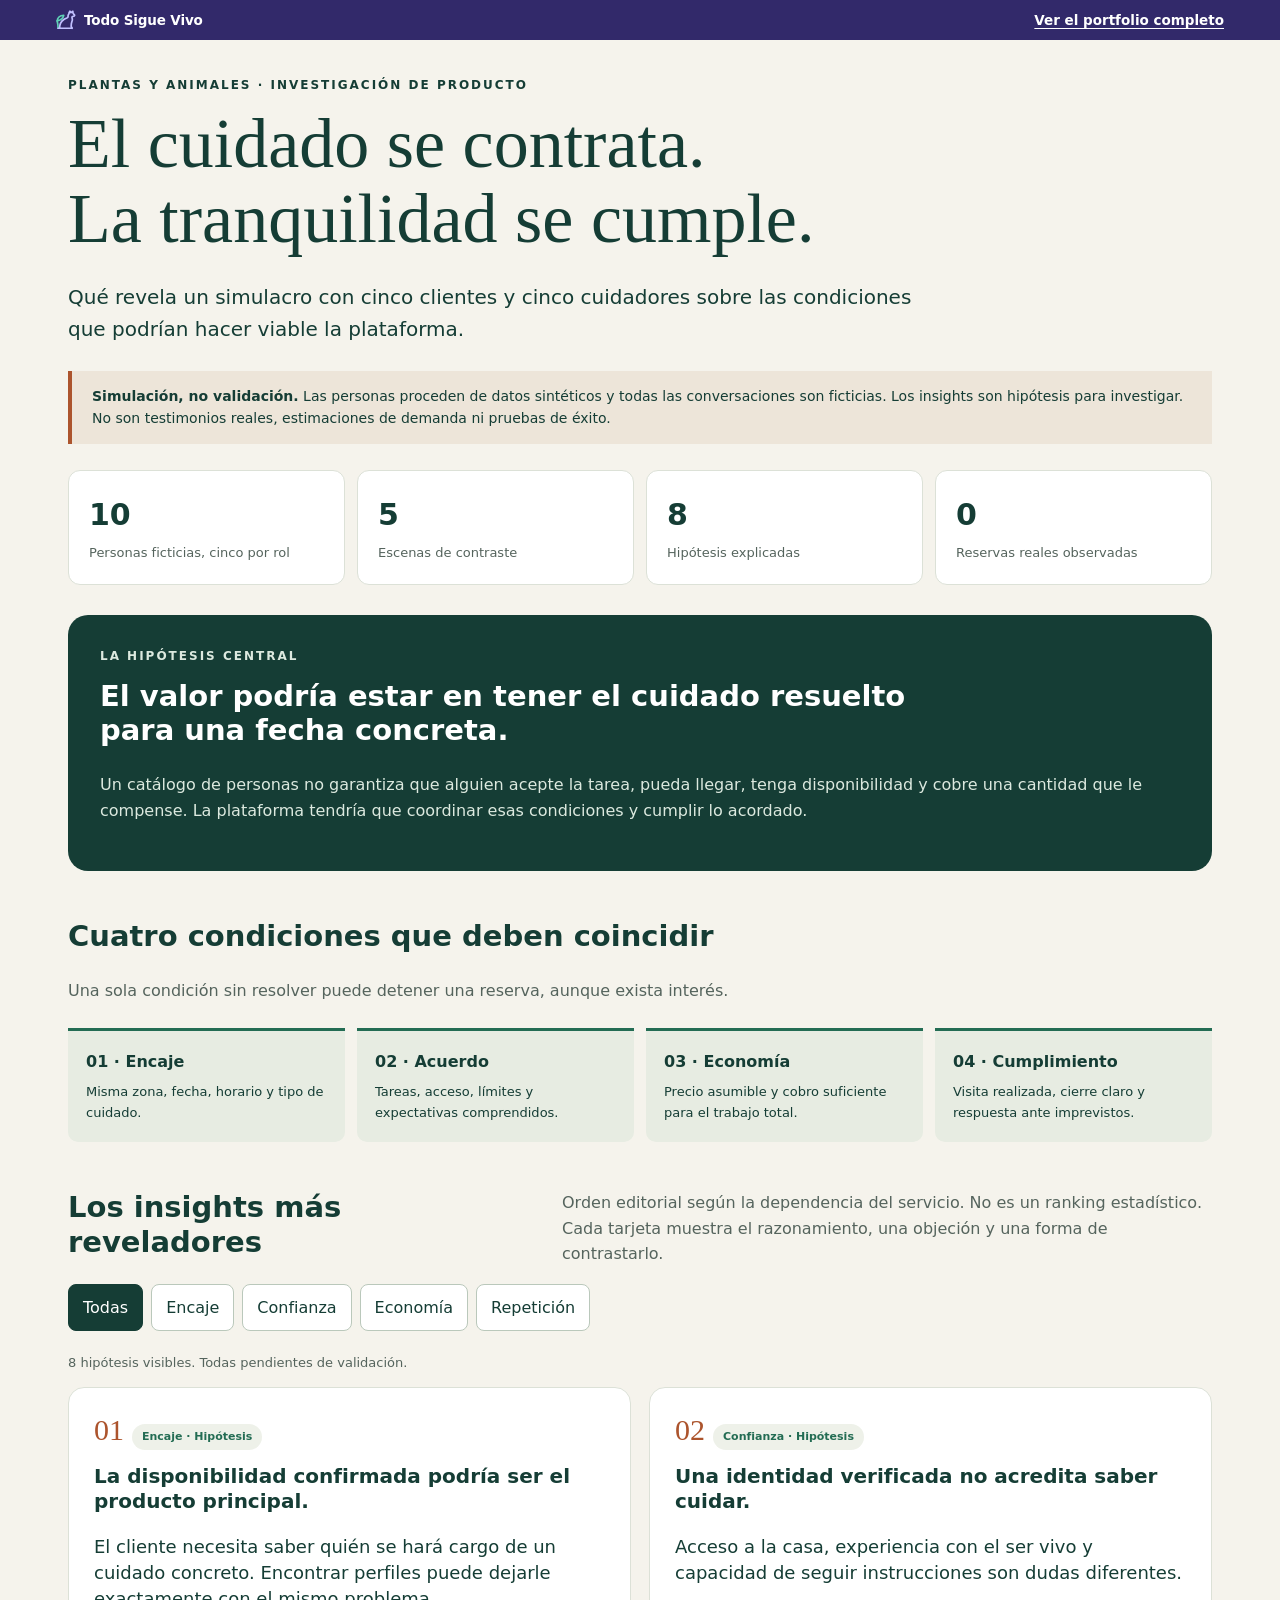
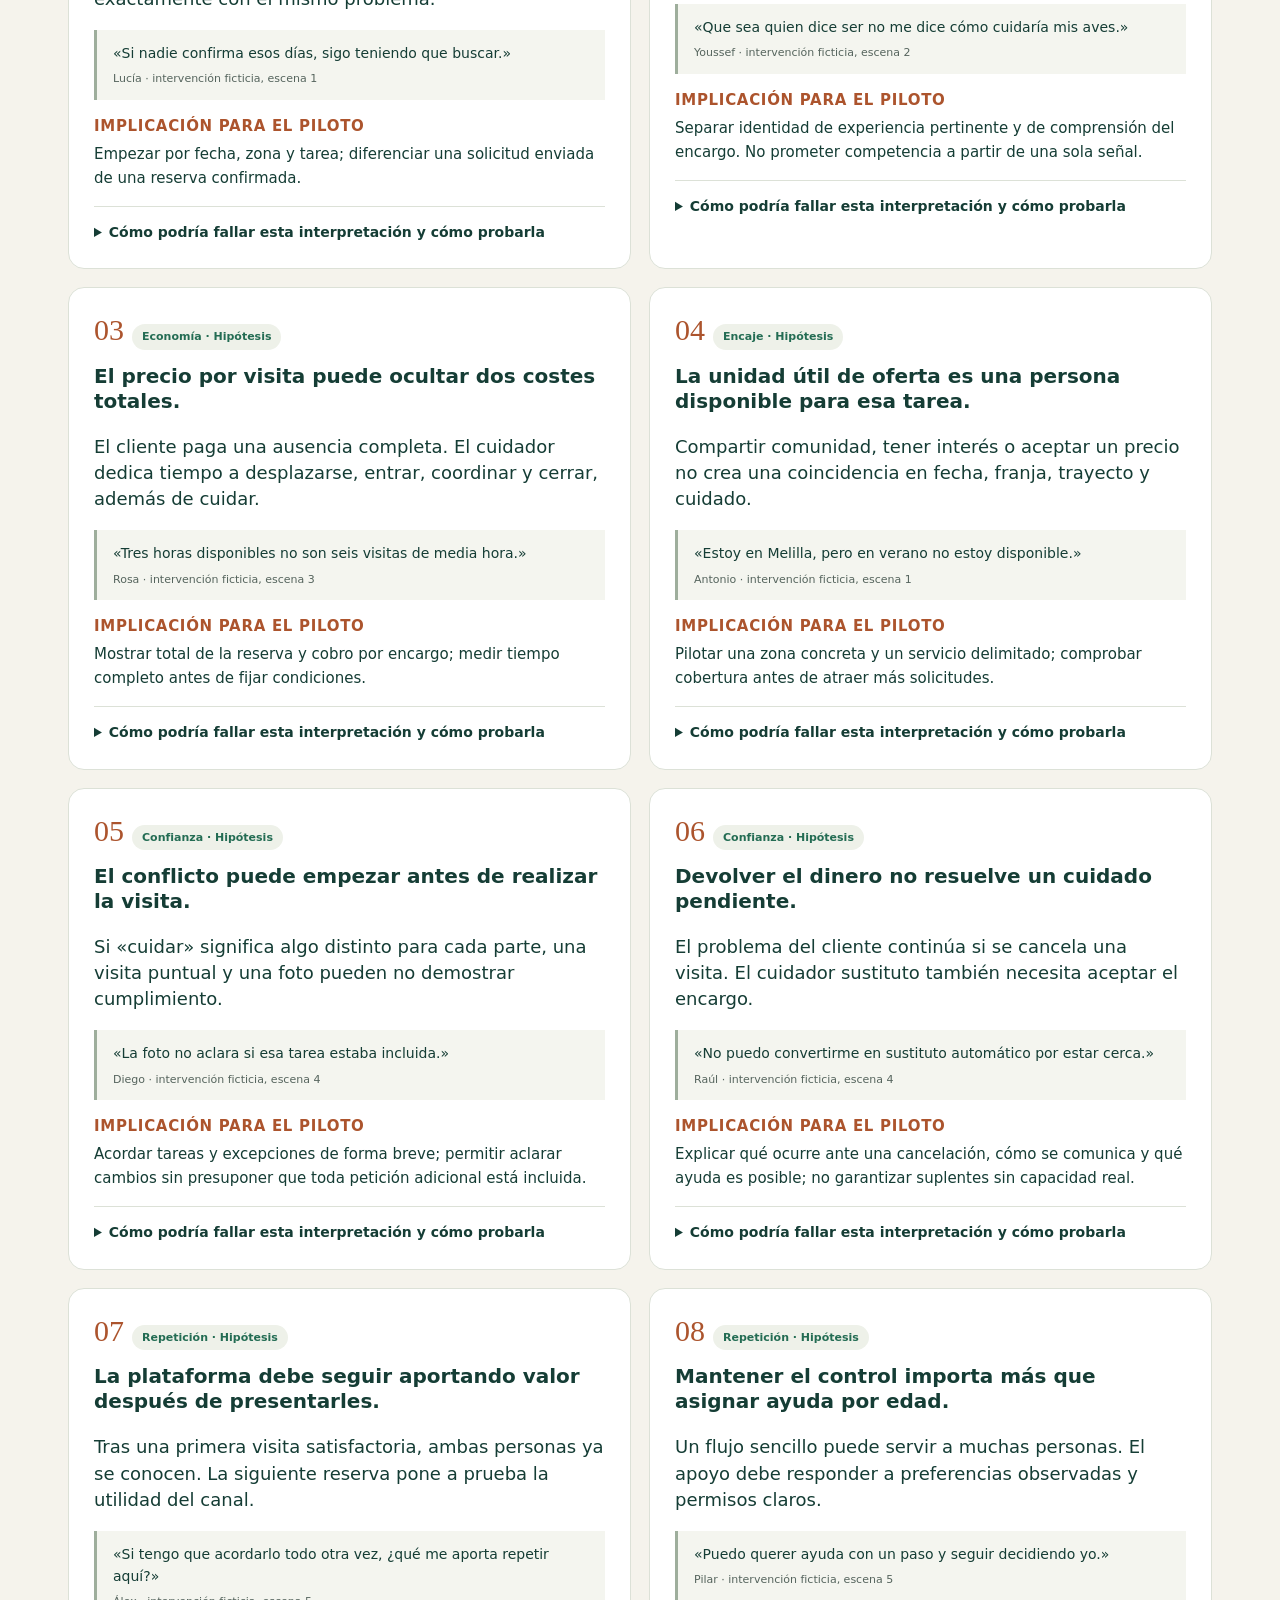
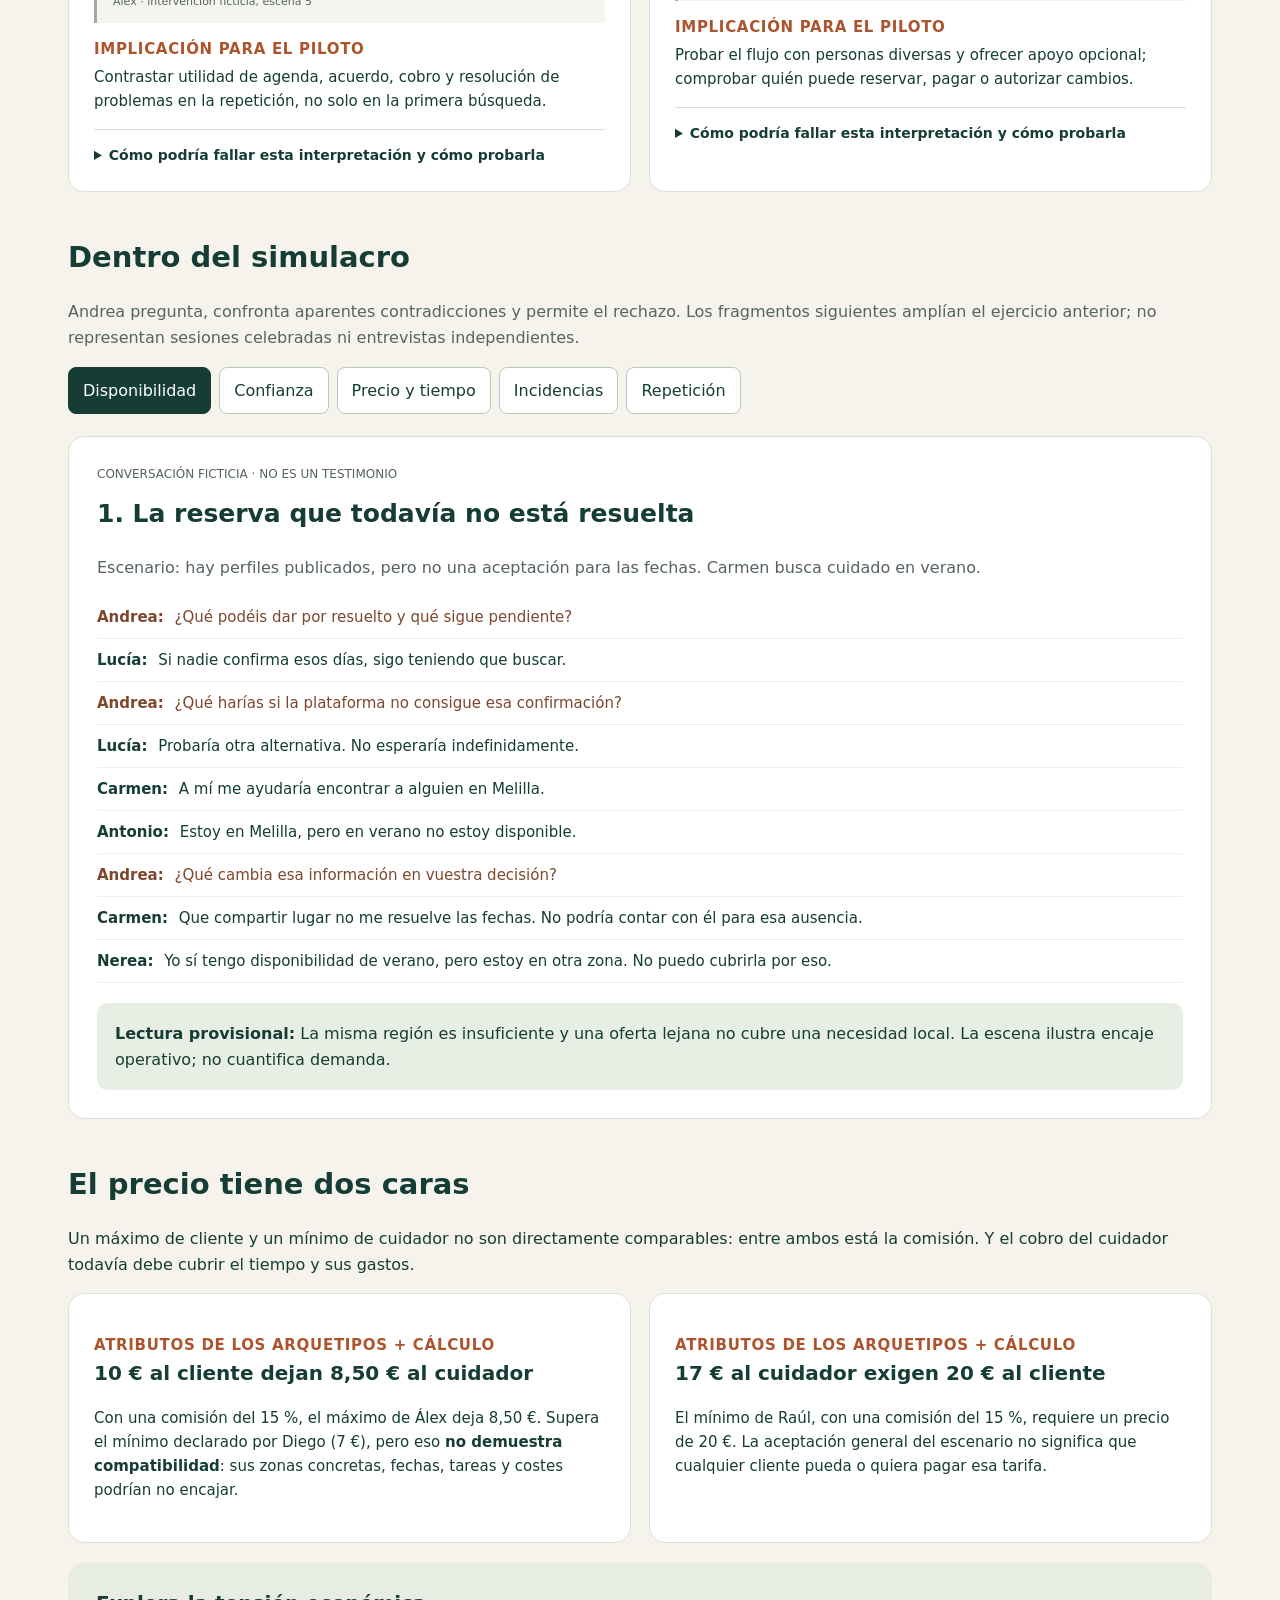
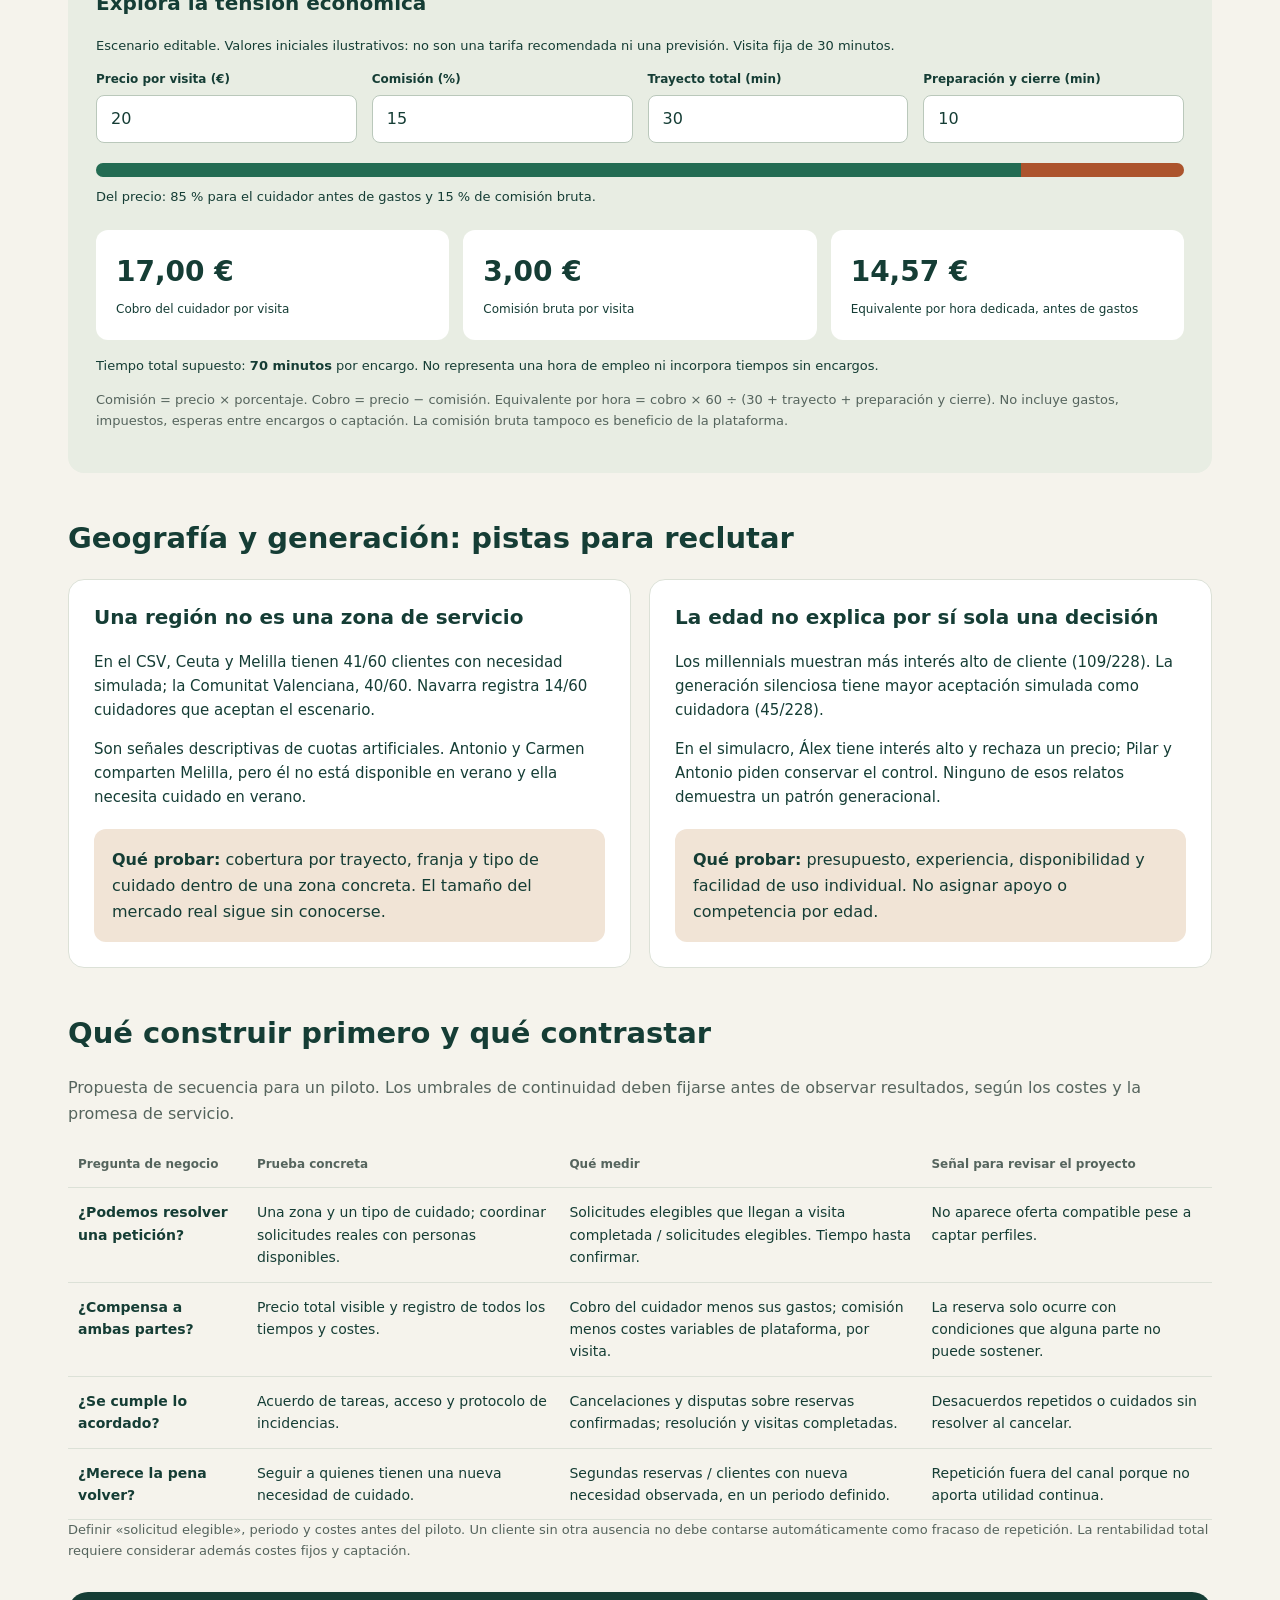
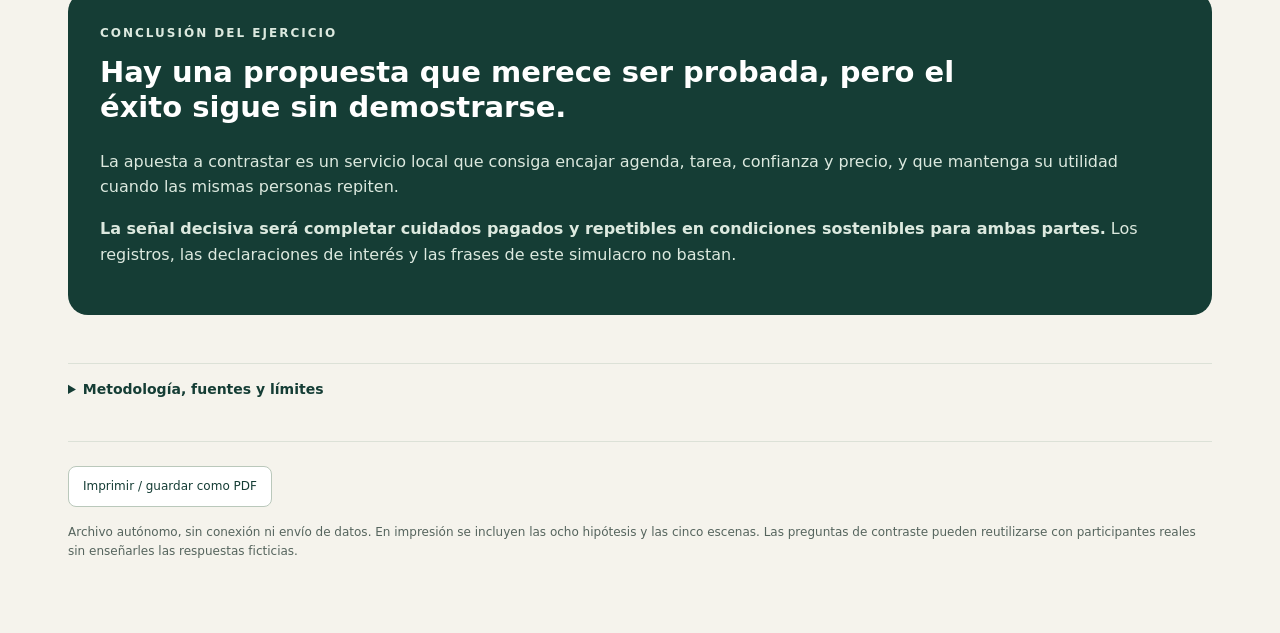
<file: docs/research/focus-group.html>
<!doctype html>
<html lang="es"><head><meta charset="utf-8"><link rel="icon" href="../../favicon.svg?v=2" type="image/svg+xml"><link rel="apple-touch-icon" href="../../apple-touch-icon.png?v=2"><meta name="viewport" content="width=device-width,initial-scale=1"><title>Qué tendría que funcionar · Focus group de cuidados</title><style>
:root{--ink:#153d35;--green:#236c53;--bg:#f5f3ec;--muted:#55645d;--line:#dce1d7;--orange:#ac542d}*{box-sizing:border-box}body{margin:0;background:var(--bg);color:var(--ink);font:16px/1.6 system-ui,-apple-system,sans-serif}main{max-width:1200px;margin:auto;padding:36px 28px}h1,h2,h3,p{margin-top:0}h1{font:normal clamp(38px,6vw,70px)/1.07 Georgia,serif;max-width:980px;margin-bottom:24px}h2{font-size:29px;line-height:1.2}h3{font-size:20px;line-height:1.25}.eyebrow{font-size:12px;letter-spacing:2px;text-transform:uppercase;font-weight:750}.muted,small{color:var(--muted)}.lead{font-size:20px;max-width:860px}.notice{border-left:4px solid var(--orange);padding:14px 20px;background:#ede5d9;font-size:14px;margin:26px 0}.hero{background:var(--ink);color:#fff;padding:32px;border-radius:20px;margin:30px 0}.hero p{color:#dce9df}.hero h2{max-width:880px}.stats,.flow{display:grid;grid-template-columns:repeat(4,1fr);gap:12px}.stat{padding:20px;background:#fff;border-radius:12px;border:1px solid var(--line)}.stat strong{font-size:30px;display:block}.stat span{font-size:13px;color:var(--muted)}section{margin-top:48px}.sectionhead{display:flex;gap:20px;justify-content:space-between;align-items:start}.sectionhead p{max-width:650px}.flow{margin:24px 0}.step{border-top:3px solid var(--green);padding:18px;background:#e7ece2;border-radius:0 0 10px 10px}.step b{display:block}.step p{font-size:13px;margin:8px 0 0}.grid{display:grid;grid-template-columns:1fr 1fr;gap:18px}.card{background:white;border:1px solid var(--line);border-radius:16px;padding:25px}.card .num{font:30px Georgia,serif;color:var(--orange)}.card p{font-size:15px}.tag{display:inline-block;border-radius:20px;background:#eef1e9;color:var(--green);padding:4px 10px;font-size:11px;font-weight:750;margin:0 0 14px 8px}.highlight{font-size:18px!important;line-height:1.45}.label{font-size:11px;font-weight:750;color:var(--orange);letter-spacing:.7px;text-transform:uppercase;margin:14px 0 4px}blockquote{margin:12px 0;padding:12px 16px;border-left:3px solid #9eae9c;background:#f4f5ef;font-size:14px}blockquote cite{display:block;font-style:normal;font-size:11px;color:var(--muted);margin-top:6px}details{border-top:1px solid var(--line);padding-top:14px;margin-top:16px}summary{cursor:pointer;font-size:14px;font-weight:650}details p{margin-top:12px}button,input{font:inherit;color:var(--ink);border:1px solid #bac8bb;border-radius:8px;padding:10px 14px;background:#fff}button{cursor:pointer}button[aria-pressed=true]{background:var(--ink);color:white;border-color:var(--ink)}button:hover{box-shadow:0 0 0 2px #c8d9c8}button:focus-visible,input:focus-visible,summary:focus-visible{outline:3px solid #c58d46;outline-offset:3px}.toolbar{display:flex;flex-wrap:wrap;gap:8px;margin-bottom:22px}.wide{grid-column:1/-1}.scene{background:white;padding:28px;border-radius:16px;border:1px solid var(--line)}.dialog p{padding:9px 0;margin:0;border-bottom:1px solid #edf0e8;font-size:15px}.dialog b{display:inline-block;margin-right:6px}.moderator{color:#7d472c}.scenehead{font-size:12px;color:var(--muted);margin-bottom:14px}.scene h3{font-size:25px}.lesson{background:#e7eee3;border-radius:10px;padding:18px;margin-top:20px}.controls{display:grid;grid-template-columns:repeat(4,1fr);gap:15px}.controls label{display:block;font-size:12px;font-weight:650}.controls input{width:100%;margin-top:6px}.calc{background:#e8ede3;border-radius:16px;padding:28px}.calcresults{display:grid;grid-template-columns:repeat(3,1fr);gap:14px;margin-top:22px}.result{background:white;border-radius:12px;padding:20px}.result strong{display:block;font-size:28px}.result span{font-size:12px}.track{background:#d3ddce;height:14px;border-radius:7px;overflow:hidden;display:flex;margin:20px 0 10px}.track div{height:100%}.scroll{overflow:auto}table{width:100%;border-collapse:collapse;text-align:left;font-size:14px}th,td{border-bottom:1px solid var(--line);padding:13px 10px;vertical-align:top}th{font-size:12px;color:var(--muted)}td:first-child{font-weight:650}.decision{border-left:4px solid var(--orange);padding:0 0 0 18px;margin:20px 0}.decision p{margin-bottom:8px}footer{margin-top:40px;padding:24px 0;border-top:1px solid var(--line);font-size:12px;color:var(--muted)}a{color:var(--green)}.hidden{display:none!important}.small{font-size:13px}.banner{border-radius:12px;background:#f1e4d6;padding:18px;margin-top:20px} @media(max-width:750px){main{padding:24px 16px}.grid{grid-template-columns:1fr}.stats,.flow,.controls,.calcresults{grid-template-columns:1fr 1fr}.sectionhead{display:block}.hero,.card,.scene,.calc{padding:22px}.wide{grid-column:auto}}@media(max-width:420px){.calcresults{grid-template-columns:1fr}.stat{padding:14px}}@media print{body{background:white}main{max-width:none;padding:0}.toolbar,button{display:none}.grid{display:block}.card,.scene,.calc,.hero{break-inside:avoid;margin:15px 0}.hidden{display:block!important}.hero{background:#e7ece2;color:var(--ink)}.hero p{color:var(--ink)}details{display:block}section{margin-top:25px}}
</style></head><body>
<div class="tsv-pf" style="background:#32296A;color:#fff;font:500 13.5px/1.2 'Instrument Sans',system-ui,-apple-system,'Segoe UI',sans-serif;position:relative;z-index:60"><style>@media print{.tsv-pf{display:none!important}}.tsv-pf a:hover{color:#C1C0FF!important}</style><div style="max-width:1200px;margin:0 auto;padding:0 16px;min-height:40px;display:flex;align-items:center;justify-content:space-between;gap:12px;flex-wrap:wrap"><span style="display:inline-flex;align-items:center;gap:8px;font-weight:600;letter-spacing:-.01em"><svg width="20" height="20" viewBox="460 130 840 840" fill="none" stroke="#C1C0FF" stroke-width="72" stroke-linecap="round" stroke-linejoin="round" aria-hidden="true" style="flex:none"><path stroke="#5FD0B6" d="M548 897C545 760 528 660 510 590"/><path stroke="#5FD0B6" d="M510 590C515 470 610 360 785 357C760 480 680 550 510 590"/><path d="M548 897H1130"/><path d="M615 880C610 760 680 610 790 530C860 485 950 470 965 420V380C965 330 985 305 1003 292L1010 240L1045 180L1090 240L1168 185C1172 205 1172 230 1168 255C1195 280 1205 310 1225 330C1250 345 1245 355 1232 372C1220 392 1185 398 1150 405C1125 412 1128 450 1140 480C1158 525 1150 575 1125 630C1105 680 1098 720 1098 790V850C1135 852 1138 875 1130 897"/></svg>Todo Sigue Vivo</span><a href="../../index.html" style="color:#fff;font-weight:600;text-decoration:underline;text-underline-offset:3px;padding:10px 0">Ver el portfolio completo</a></div></div><main>
<header><p class="eyebrow">Plantas y animales · Investigación de producto</p><h1>El cuidado se contrata.<br>La tranquilidad se cumple.</h1><p class="lead">Qué revela un simulacro con cinco clientes y cinco cuidadores sobre las condiciones que podrían hacer viable la plataforma.</p><div class="notice"><b>Simulación, no validación.</b> Las personas proceden de datos sintéticos y todas las conversaciones son ficticias. Los insights son hipótesis para investigar. No son testimonios reales, estimaciones de demanda ni pruebas de éxito.</div></header>
<div class="stats"><div class="stat"><strong>10</strong><span>Personas ficticias, cinco por rol</span></div><div class="stat"><strong>5</strong><span>Escenas de contraste</span></div><div class="stat"><strong>8</strong><span>Hipótesis explicadas</span></div><div class="stat"><strong>0</strong><span>Reservas reales observadas</span></div></div>
<div class="hero"><p class="eyebrow">La hipótesis central</p><h2>El valor podría estar en tener el cuidado resuelto para una fecha concreta.</h2><p>Un catálogo de personas no garantiza que alguien acepte la tarea, pueda llegar, tenga disponibilidad y cobre una cantidad que le compense. La plataforma tendría que coordinar esas condiciones y cumplir lo acordado.</p></div>
<section><h2>Cuatro condiciones que deben coincidir</h2><p class="muted">Una sola condición sin resolver puede detener una reserva, aunque exista interés.</p><div class="flow"><div class="step"><b>01 · Encaje</b><p>Misma zona, fecha, horario y tipo de cuidado.</p></div><div class="step"><b>02 · Acuerdo</b><p>Tareas, acceso, límites y expectativas comprendidos.</p></div><div class="step"><b>03 · Economía</b><p>Precio asumible y cobro suficiente para el trabajo total.</p></div><div class="step"><b>04 · Cumplimiento</b><p>Visita realizada, cierre claro y respuesta ante imprevistos.</p></div></div></section>
<section id="insights"><div class="sectionhead"><h2>Los insights más reveladores</h2><p class="muted">Orden editorial según la dependencia del servicio. No es un ranking estadístico. Cada tarjeta muestra el razonamiento, una objeción y una forma de contrastarlo.</p></div><div class="toolbar" id="filters" aria-label="Filtrar hipótesis"><button data-filter="all" aria-pressed="true">Todas</button><button data-filter="encaje" aria-pressed="false">Encaje</button><button data-filter="confianza" aria-pressed="false">Confianza</button><button data-filter="economia" aria-pressed="false">Economía</button><button data-filter="repeticion" aria-pressed="false">Repetición</button></div><p id="count" class="small muted" aria-live="polite"></p><div id="cards" class="grid"></div></section>
<section><h2>Dentro del simulacro</h2><p class="muted">Andrea pregunta, confronta aparentes contradicciones y permite el rechazo. Los fragmentos siguientes amplían el ejercicio anterior; no representan sesiones celebradas ni entrevistas independientes.</p><div id="scenebuttons" class="toolbar" aria-label="Seleccionar escena"></div><div id="scenes"></div></section>
<section><h2>El precio tiene dos caras</h2><p>Un máximo de cliente y un mínimo de cuidador no son directamente comparables: entre ambos está la comisión. Y el cobro del cuidador todavía debe cubrir el tiempo y sus gastos.</p><div class="grid"><div class="card"><p class="label">Atributos de los arquetipos + cálculo</p><h3>10 € al cliente dejan 8,50 € al cuidador</h3><p>Con una comisión del 15 %, el máximo de Álex deja 8,50 €. Supera el mínimo declarado por Diego (7 €), pero eso <b>no demuestra compatibilidad</b>: sus zonas concretas, fechas, tareas y costes podrían no encajar.</p></div><div class="card"><p class="label">Atributos de los arquetipos + cálculo</p><h3>17 € al cuidador exigen 20 € al cliente</h3><p>El mínimo de Raúl, con una comisión del 15 %, requiere un precio de 20 €. La aceptación general del escenario no significa que cualquier cliente pueda o quiera pagar esa tarifa.</p></div></div>
<div class="calc" style="margin-top:20px"><h3>Explora la tensión económica</h3><p class="small">Escenario editable. Valores iniciales ilustrativos: no son una tarifa recomendada ni una previsión. Visita fija de 30 minutos.</p><div class="controls"><div><label for="price">Precio por visita (€)</label><input id="price" type="number" min="0" max="500" step="0.5" value="20"></div><div><label for="fee">Comisión (%)</label><input id="fee" type="number" min="0" max="100" step="1" value="15"></div><div><label for="travel">Trayecto total (min)</label><input id="travel" type="number" min="0" max="600" step="5" value="30"></div><div><label for="admin">Preparación y cierre (min)</label><input id="admin" type="number" min="0" max="600" step="5" value="10"></div></div><div id="calcoutput" aria-live="polite"></div><p class="small muted">Comisión = precio × porcentaje. Cobro = precio − comisión. Equivalente por hora = cobro × 60 ÷ (30 + trayecto + preparación y cierre). No incluye gastos, impuestos, esperas entre encargos o captación. La comisión bruta tampoco es beneficio de la plataforma.</p></div></section>
<section><h2>Geografía y generación: pistas para reclutar</h2><div class="grid"><article class="card"><h3>Una región no es una zona de servicio</h3><p>En el CSV, Ceuta y Melilla tienen 41/60 clientes con necesidad simulada; la Comunitat Valenciana, 40/60. Navarra registra 14/60 cuidadores que aceptan el escenario.</p><p>Son señales descriptivas de cuotas artificiales. Antonio y Carmen comparten Melilla, pero él no está disponible en verano y ella necesita cuidado en verano.</p><div class="banner"><b>Qué probar:</b> cobertura por trayecto, franja y tipo de cuidado dentro de una zona concreta. El tamaño del mercado real sigue sin conocerse.</div></article><article class="card"><h3>La edad no explica por sí sola una decisión</h3><p>Los millennials muestran más interés alto de cliente (109/228). La generación silenciosa tiene mayor aceptación simulada como cuidadora (45/228).</p><p>En el simulacro, Álex tiene interés alto y rechaza un precio; Pilar y Antonio piden conservar el control. Ninguno de esos relatos demuestra un patrón generacional.</p><div class="banner"><b>Qué probar:</b> presupuesto, experiencia, disponibilidad y facilidad de uso individual. No asignar apoyo o competencia por edad.</div></article></div></section>
<section><h2>Qué construir primero y qué contrastar</h2><p class="muted">Propuesta de secuencia para un piloto. Los umbrales de continuidad deben fijarse antes de observar resultados, según los costes y la promesa de servicio.</p><div class="scroll" tabindex="0"><table><thead><tr><th>Pregunta de negocio</th><th>Prueba concreta</th><th>Qué medir</th><th>Señal para revisar el proyecto</th></tr></thead><tbody><tr><td>¿Podemos resolver una petición?</td><td>Una zona y un tipo de cuidado; coordinar solicitudes reales con personas disponibles.</td><td>Solicitudes elegibles que llegan a visita completada / solicitudes elegibles. Tiempo hasta confirmar.</td><td>No aparece oferta compatible pese a captar perfiles.</td></tr><tr><td>¿Compensa a ambas partes?</td><td>Precio total visible y registro de todos los tiempos y costes.</td><td>Cobro del cuidador menos sus gastos; comisión menos costes variables de plataforma, por visita.</td><td>La reserva solo ocurre con condiciones que alguna parte no puede sostener.</td></tr><tr><td>¿Se cumple lo acordado?</td><td>Acuerdo de tareas, acceso y protocolo de incidencias.</td><td>Cancelaciones y disputas sobre reservas confirmadas; resolución y visitas completadas.</td><td>Desacuerdos repetidos o cuidados sin resolver al cancelar.</td></tr><tr><td>¿Merece la pena volver?</td><td>Seguir a quienes tienen una nueva necesidad de cuidado.</td><td>Segundas reservas / clientes con nueva necesidad observada, en un periodo definido.</td><td>Repetición fuera del canal porque no aporta utilidad continua.</td></tr></tbody></table></div><p class="small muted">Definir «solicitud elegible», periodo y costes antes del piloto. Un cliente sin otra ausencia no debe contarse automáticamente como fracaso de repetición. La rentabilidad total requiere considerar además costes fijos y captación.</p></section>
<section class="hero"><p class="eyebrow">Conclusión del ejercicio</p><h2>Hay una propuesta que merece ser probada, pero el éxito sigue sin demostrarse.</h2><p>La apuesta a contrastar es un servicio local que consiga encajar agenda, tarea, confianza y precio, y que mantenga su utilidad cuando las mismas personas repiten.</p><p><b>La señal decisiva será completar cuidados pagados y repetibles en condiciones sostenibles para ambas partes.</b> Los registros, las declaraciones de interés y las frases de este simulacro no bastan.</p></section>
<section><details><summary>Metodología, fuentes y límites</summary><p>Fuentes locales: personas y atributos, y primer guion y conversación simulada. Ambos derivan de estudio_mercado_sintetico_espana.csv: 1.900 perfiles no representativos, con cuotas iguales por territorio y generación. Los perfiles con rol Ambos participan en las dos bases.</p><p>Este HTML contiene una ampliación narrativa: las cinco escenas y sus frases son nuevas construcciones ficticias coherentes con las restricciones de las personas. No se ha contactado con participantes ni se han recogido respuestas independientes. Se han incluido rechazos, información insuficiente y discrepancias en lugar de forzar consenso.</p><p>Los ocho insights condensan hipótesis del guion y del contraste narrativo. Al proceder de los mismos supuestos iniciales, el simulacro no los confirma. Los cálculos económicos son aritméticos; los datos regionales y generacionales son descriptivos del CSV. No se infieren causalidad, significación estadística, preferencias poblacionales ni probabilidad de éxito.</p></details></section>
<footer><button id="print">Imprimir / guardar como PDF</button><p style="margin-top:16px">Archivo autónomo, sin conexión ni envío de datos. En impresión se incluyen las ocho hipótesis y las cinco escenas. Las preguntas de contraste pueden reutilizarse con participantes reales sin enseñarles las respuestas ficticias.</p></footer>
</main><script>
const insights=[
{cat:'encaje',title:'La disponibilidad confirmada podría ser el producto principal.',idea:'El cliente necesita saber quién se hará cargo de un cuidado concreto. Encontrar perfiles puede dejarle exactamente con el mismo problema.',quote:'Si nadie confirma esos días, sigo teniendo que buscar.',who:'Lucía · intervención ficticia, escena 1',design:'Empezar por fecha, zona y tarea; diferenciar una solicitud enviada de una reserva confirmada.',counter:'Algunas personas solo buscan contactos y prefieren acordarlo por su cuenta.',test:'Observar si una búsqueda real termina en confirmación y visita completada, y dónde se interrumpe.'},
{cat:'confianza',title:'Una identidad verificada no acredita saber cuidar.',idea:'Acceso a la casa, experiencia con el ser vivo y capacidad de seguir instrucciones son dudas diferentes.',quote:'Que sea quien dice ser no me dice cómo cuidaría mis aves.',who:'Youssef · intervención ficticia, escena 2',design:'Separar identidad de experiencia pertinente y de comprensión del encargo. No prometer competencia a partir de una sola señal.',counter:'Para ciertos encargos, una recomendación conocida podría resolver suficientemente la decisión.',test:'Preguntar primero qué comprobarían; después contrastar información de perfiles sin sugerir un requisito ganador.'},
{cat:'economia',title:'El precio por visita puede ocultar dos costes totales.',idea:'El cliente paga una ausencia completa. El cuidador dedica tiempo a desplazarse, entrar, coordinar y cerrar, además de cuidar.',quote:'Tres horas disponibles no son seis visitas de media hora.',who:'Rosa · intervención ficticia, escena 3',design:'Mostrar total de la reserva y cobro por encargo; medir tiempo completo antes de fijar condiciones.',counter:'Las rutas agrupadas pueden reducir tiempos, pero hay que comprobarlo y no darlo por hecho.',test:'Registrar tiempos y gastos reales y comparar reservas aceptadas con las completadas en condiciones sostenibles.'},
{cat:'encaje',title:'La unidad útil de oferta es una persona disponible para esa tarea.',idea:'Compartir comunidad, tener interés o aceptar un precio no crea una coincidencia en fecha, franja, trayecto y cuidado.',quote:'Estoy en Melilla, pero en verano no estoy disponible.',who:'Antonio · intervención ficticia, escena 1',design:'Pilotar una zona concreta y un servicio delimitado; comprobar cobertura antes de atraer más solicitudes.',counter:'Una cobertura regional podría funcionar para encargos flexibles; no todos necesitan la misma precisión.',test:'Medir solicitudes sin solución y su motivo: fecha, zona, habilidad, precio o acceso.'},
{cat:'confianza',title:'El conflicto puede empezar antes de realizar la visita.',idea:'Si «cuidar» significa algo distinto para cada parte, una visita puntual y una foto pueden no demostrar cumplimiento.',quote:'La foto no aclara si esa tarea estaba incluida.',who:'Diego · intervención ficticia, escena 4',design:'Acordar tareas y excepciones de forma breve; permitir aclarar cambios sin presuponer que toda petición adicional está incluida.',counter:'Un acuerdo demasiado largo podría impedir reservar o generar una falsa sensación de control.',test:'Pedir a ambas partes que expliquen lo acordado por separado y revisar dónde discrepan.'},
{cat:'confianza',title:'Devolver el dinero no resuelve un cuidado pendiente.',idea:'El problema del cliente continúa si se cancela una visita. El cuidador sustituto también necesita aceptar el encargo.',quote:'No puedo convertirme en sustituto automático por estar cerca.',who:'Raúl · intervención ficticia, escena 4',design:'Explicar qué ocurre ante una cancelación, cómo se comunica y qué ayuda es posible; no garantizar suplentes sin capacidad real.',counter:'Algunos clientes pueden preferir gestionar su propia alternativa si las condiciones iniciales son claras.',test:'Contrastar expectativas ante cancelaciones y capacidad real de resolverlas en un piloto pequeño.'},
{cat:'repeticion',title:'La plataforma debe seguir aportando valor después de presentarles.',idea:'Tras una primera visita satisfactoria, ambas personas ya se conocen. La siguiente reserva pone a prueba la utilidad del canal.',quote:'Si tengo que acordarlo todo otra vez, ¿qué me aporta repetir aquí?',who:'Álex · intervención ficticia, escena 5',design:'Contrastar utilidad de agenda, acuerdo, cobro y resolución de problemas en la repetición, no solo en la primera búsqueda.',counter:'La relación directa puede seguir siendo preferible aun con una experiencia satisfactoria.',test:'Observar dónde organizan el siguiente cuidado y por qué; no confundir ausencia de nueva necesidad con abandono.'},
{cat:'repeticion',title:'Mantener el control importa más que asignar ayuda por edad.',idea:'Un flujo sencillo puede servir a muchas personas. El apoyo debe responder a preferencias observadas y permisos claros.',quote:'Puedo querer ayuda con un paso y seguir decidiendo yo.',who:'Pilar · intervención ficticia, escena 5',design:'Probar el flujo con personas diversas y ofrecer apoyo opcional; comprobar quién puede reservar, pagar o autorizar cambios.',counter:'Puede haber dificultades que no se expresen en una conversación y solo aparezcan al realizar la tarea.',test:'Observar una reserva y un alta completas; preguntar qué apoyo desea cada persona sin deducirlo de su generación.'}
];
const scenes=[
{title:'1. La reserva que todavía no está resuelta',context:'Escenario: hay perfiles publicados, pero no una aceptación para las fechas. Carmen busca cuidado en verano.',turns:[['Andrea','¿Qué podéis dar por resuelto y qué sigue pendiente?'],['Lucía','Si nadie confirma esos días, sigo teniendo que buscar.'],['Andrea','¿Qué harías si la plataforma no consigue esa confirmación?'],['Lucía','Probaría otra alternativa. No esperaría indefinidamente.'],['Carmen','A mí me ayudaría encontrar a alguien en Melilla.'],['Antonio','Estoy en Melilla, pero en verano no estoy disponible.'],['Andrea','¿Qué cambia esa información en vuestra decisión?'],['Carmen','Que compartir lugar no me resuelve las fechas. No podría contar con él para esa ausencia.'],['Nerea','Yo sí tengo disponibilidad de verano, pero estoy en otra zona. No puedo cubrirla por eso.']],lesson:'La misma región es insuficiente y una oferta lejana no cubre una necesidad local. La escena ilustra encaje operativo; no cuantifica demanda.'},
{title:'2. Conocer a alguien no responde a todas las dudas',context:'Escenario: una persona con identidad verificada se ofrece para cuidar. No se ha comprobado su experiencia con la tarea.',turns:[['Andrea','¿Qué información os permite decidir y qué sigue faltando?'],['Youssef','Que sea quien dice ser no me dice cómo cuidaría mis aves.'],['Andrea','¿Qué le preguntarías sin asumir que no sabe?'],['Youssef','Cómo seguiría mis indicaciones y qué haría si encontrara algo inesperado.'],['Carmen','Yo le explicaría el riego. Pero no sé si con explicarlo una vez basta.'],['Andrea','¿Cómo comprobarías que os habéis entendido?'],['Carmen','Le pediría que me contara lo que haría.'],['Antonio','Yo también preguntaría qué esperan. Tener experiencia no significa aceptar cualquier tarea.'],['Andrea','¿Qué os haría no continuar?'],['Youssef','Que no pudiéramos aclarar los límites. La verificación por sí sola no me haría contratar.']],lesson:'Separar identidad, competencia y acuerdo sobre la tarea. Pedir claridad no equivale a exigir una función específica de producto.'},
{title:'3. Dos presupuestos y un reloj',context:'Dos estímulos distintos: para Álex, cuatro visitas a 13 € suman 52 €. Para cuidadores, una visita a 20 €, comisión del 15 % y 30 minutos de trayecto total deja 17 € antes de gastos.',turns:[['Andrea','Anotad individualmente si continuaríais, rechazaríais o necesitaríais más información.'],['Álex','Las cuatro visitas a 13 € no me encajan. Mi máximo por visita es 10 €.'],['Andrea','¿Tu interés por el servicio cambia esa decisión?'],['Álex','No elimina el límite. Buscaría otra solución.'],['Rosa','Tres horas disponibles no son seis visitas de media hora.'],['Andrea','¿Qué estás incluyendo en ese tiempo?'],['Rosa','Trayecto, llaves y mensajes, además de la visita.'],['Raúl','Los 17 € llegan a mi mínimo, pero necesito saber el horario y las tareas.'],['Diego','En verano diría que no aunque el importe me encaje.'],['Nerea','Necesitaría también saber cuándo se cobra. No puedo decidir solo por el precio al cliente.']],lesson:'Interés, compatibilidad de precio y aceptación de un encargo son cosas distintas. No se convierte una respuesta condicional en una compra.'},
{title:'4. Cuando el cuidado no sale como se esperaba',context:'Primer caso: cliente y cuidador discrepan sobre una tarea. Segundo caso separado: cancelación un día antes; no hay sustituto confirmado.',turns:[['Andrea','En el primer caso, ¿qué información pediríais antes de decidir quién tiene razón?'],['Diego','La foto no aclara si esa tarea estaba incluida.'],['Lucía','Querría revisar lo acordado y saber si se hizo. No asumiría solo por la foto que falta.'],['Rosa','Si se añadió después, necesito poder decir que no tengo tiempo.'],['Andrea','Pasamos al segundo caso: se cancela antes del viaje. ¿Qué haríais?'],['Lucía','Seguiría necesitando a alguien. Una devolución no cuida al perro.'],['Raúl','No puedo convertirme en sustituto automático por estar cerca.'],['Andrea','¿Qué falta para decidir si puedes ayudar?'],['Raúl','Horario, tareas y si puedo asumirlo.'],['Youssef','Necesito saber qué alternativas hay, aunque ninguna esté garantizada.']],lesson:'Hay que distinguir resolver el cuidado, explicar lo ocurrido y resolver el pago. No son necesariamente la misma acción.'},
{title:'5. El siguiente encargo pone a prueba el valor',context:'Escenario: la primera visita ha salido bien. Se plantea cómo organizar una nueva necesidad. No se presupone que nadie requiera ayuda para usar el servicio.',turns:[['Andrea','¿Qué haríais para organizar otro cuidado?'],['Álex','Si tengo que acordarlo todo otra vez, ¿qué me aporta repetir aquí?'],['Andrea','¿Qué tendría que aportar para que quisieras usarlo de nuevo?'],['Álex','Dejarlo claro y facilitar organizarlo. No sé si eso compensaría el coste.'],['Nerea','Querría saber que el cobro y los acuerdos funcionan, también cuando hay un problema.'],['Andrea','Pilar, ¿cómo querrías gestionar la reserva?'],['Pilar','Puedo querer ayuda con un paso y seguir decidiendo yo.'],['Andrea','¿La necesitas ahora o estás describiendo una posibilidad?'],['Pilar','Una posibilidad. No he dicho que no pueda hacerlo sola.'],['Antonio','Yo también quiero elegir qué encargos acepto y cómo los gestiono.'],['Andrea','Guardamos ambas preferencias sin atribuirlas a la edad.']],lesson:'Contrastar utilidad de repetición y autonomía mediante comportamiento real. Las respuestas ficticias no seleccionan un modelo de negocio.'}
];
const esc=s=>String(s).replace(/[&<>"']/g,c=>({'&':'&amp;','<':'&lt;','>':'&gt;','"':'&quot;',"'":'&#39;'}[c]));const $=id=>document.getElementById(id);const labels={encaje:'Encaje',confianza:'Confianza',economia:'Economía',repeticion:'Repetición'};
$('cards').innerHTML=insights.map((v,i)=>`<article class="card" data-cat="${v.cat}"><span class="num">0${i+1}</span><span class="tag">${labels[v.cat]} · Hipótesis</span><h3>${esc(v.title)}</h3><p class="highlight">${esc(v.idea)}</p><blockquote>«${esc(v.quote)}»<cite>${esc(v.who)}</cite></blockquote><p class="label">Implicación para el piloto</p><p>${esc(v.design)}</p><details><summary>Cómo podría fallar esta interpretación y cómo probarla</summary><p><b>Objeción:</b> ${esc(v.counter)}</p><p><b>Prueba:</b> ${esc(v.test)}</p></details></article>`).join('');
function filter(cat){document.querySelectorAll('#cards .card').forEach(el=>el.classList.toggle('hidden',cat!=='all'&&el.dataset.cat!==cat));document.querySelectorAll('#filters button').forEach(el=>el.setAttribute('aria-pressed',String(el.dataset.filter===cat)));$('count').textContent=`${cat==='all'?insights.length:insights.filter(x=>x.cat===cat).length} hipótesis visibles. Todas pendientes de validación.`}document.querySelectorAll('#filters button').forEach(el=>el.onclick=()=>filter(el.dataset.filter));filter('all');
$('scenebuttons').innerHTML=scenes.map((s,i)=>`<button data-scene="${i}" aria-pressed="${i===0}">${['Disponibilidad','Confianza','Precio y tiempo','Incidencias','Repetición'][i]}</button>`).join('');$('scenes').innerHTML=scenes.map((s,i)=>`<article class="scene ${i?'hidden':''}" id="scene${i}"><div class="scenehead">CONVERSACIÓN FICTICIA · NO ES UN TESTIMONIO</div><h3>${esc(s.title)}</h3><p class="muted">${esc(s.context)}</p><div class="dialog">${s.turns.map(([n,t])=>`<p class="${n==='Andrea'?'moderator':''}"><b>${n}:</b> ${esc(t)}</p>`).join('')}</div><div class="lesson"><b>Lectura provisional:</b> ${esc(s.lesson)}</div></article>`).join('');document.querySelectorAll('[data-scene]').forEach(el=>el.onclick=()=>{document.querySelectorAll('.scene').forEach((s,i)=>s.classList.toggle('hidden',i!==+el.dataset.scene));document.querySelectorAll('[data-scene]').forEach(b=>b.setAttribute('aria-pressed',String(b===el)))});
const eur=n=>n.toLocaleString('es-ES',{style:'currency',currency:'EUR'});function calc(){const p=$('price').valueAsNumber,f=$('fee').valueAsNumber,t=$('travel').valueAsNumber,a=$('admin').valueAsNumber;if(![p,f,t,a].every(Number.isFinite)||p<0||p>500||f<0||f>100||t<0||t>600||a<0||a>600){$('calcoutput').innerHTML='<p>Introduce un precio de 0 a 500 €, una comisión de 0 a 100 % y tiempos de 0 a 600 minutos.</p>';return}const gross=p*f/100,net=p-gross,total=30+t+a;$('calcoutput').innerHTML=`<div class="track" aria-hidden="true"><div style="width:${100-f}%;background:var(--green)"></div><div style="width:${f}%;background:var(--orange)"></div></div><p class="small">Del precio: ${100-f} % para el cuidador antes de gastos y ${f} % de comisión bruta.</p><div class="calcresults"><div class="result"><strong>${eur(net)}</strong><span>Cobro del cuidador por visita</span></div><div class="result"><strong>${eur(gross)}</strong><span>Comisión bruta por visita</span></div><div class="result"><strong>${eur(net*60/total)}</strong><span>Equivalente por hora dedicada, antes de gastos</span></div></div><p class="small" style="margin-top:16px">Tiempo total supuesto: <b>${total} minutos</b> por encargo. No representa una hora de empleo ni incorpora tiempos sin encargos.</p>`}['price','fee','travel','admin'].forEach(id=>$(id).addEventListener('input',calc));calc();$('print').onclick=()=>window.print();
</script></body></html>
</file>
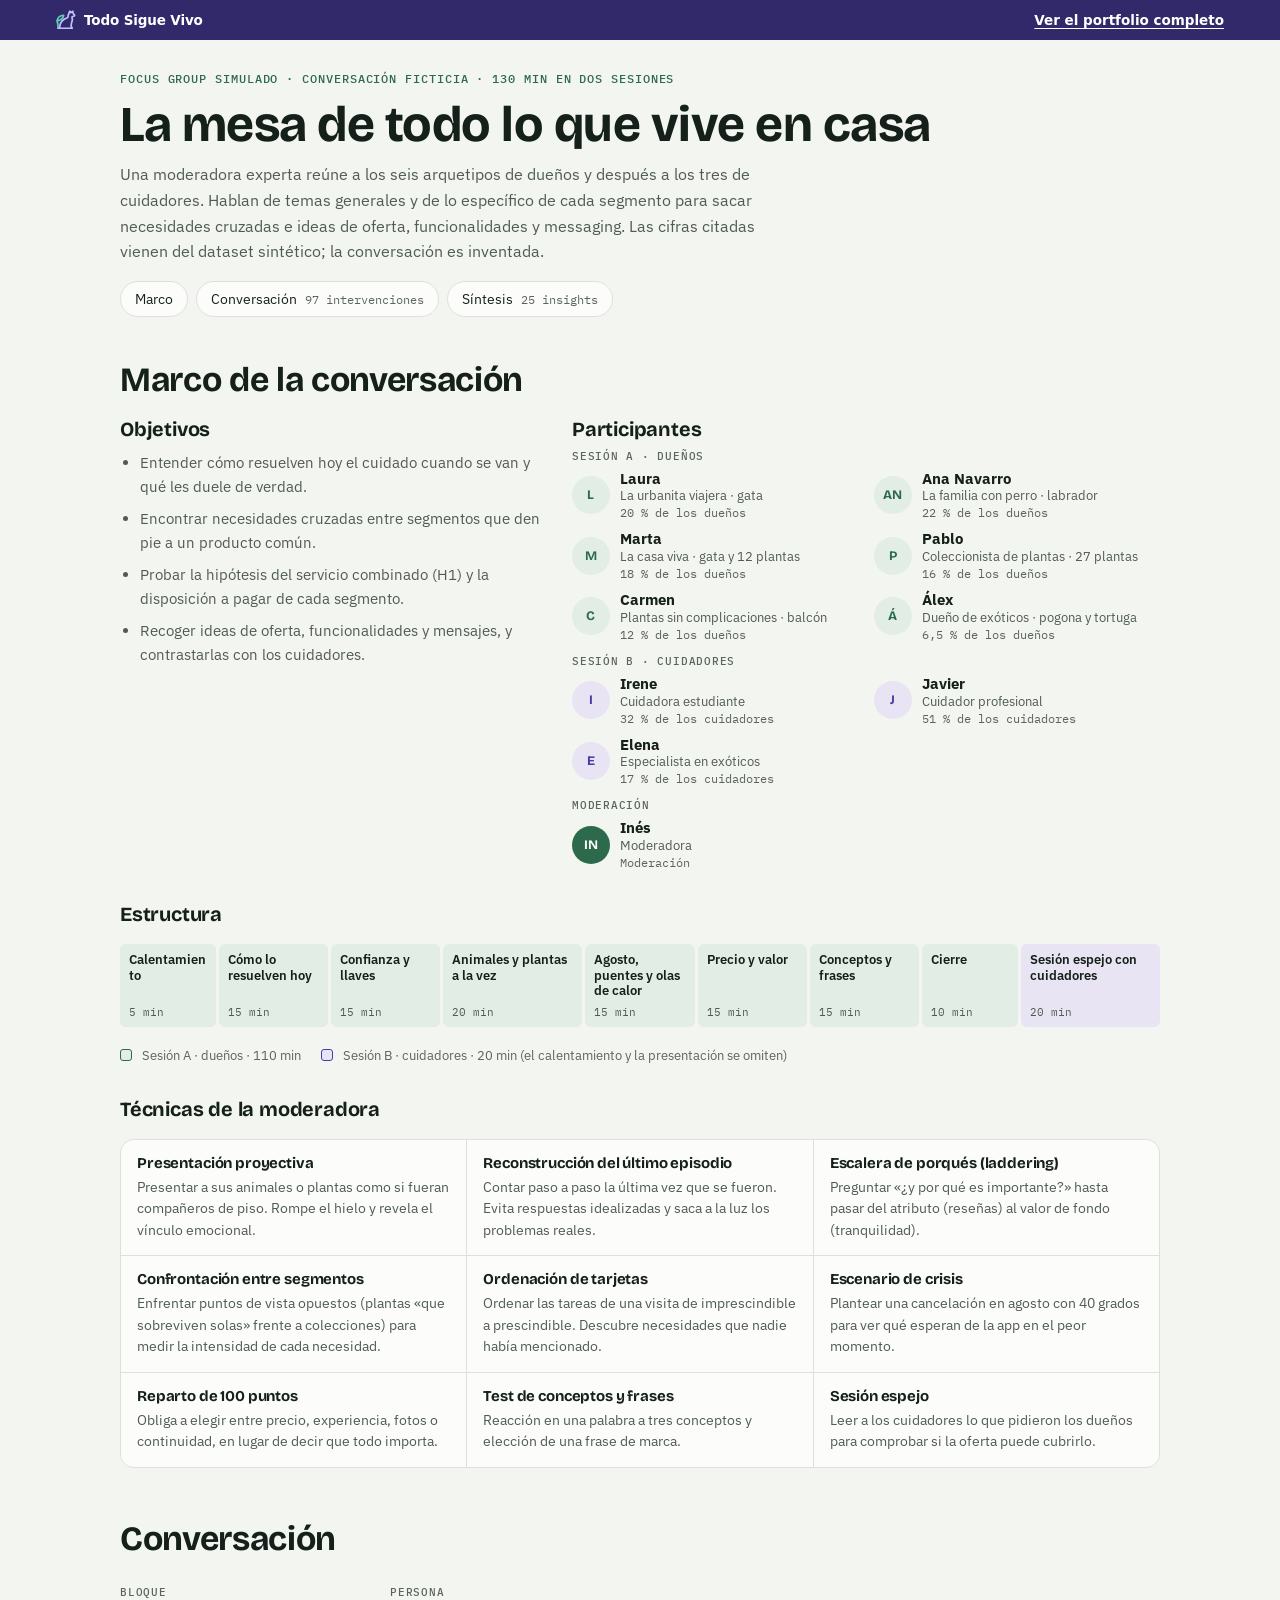
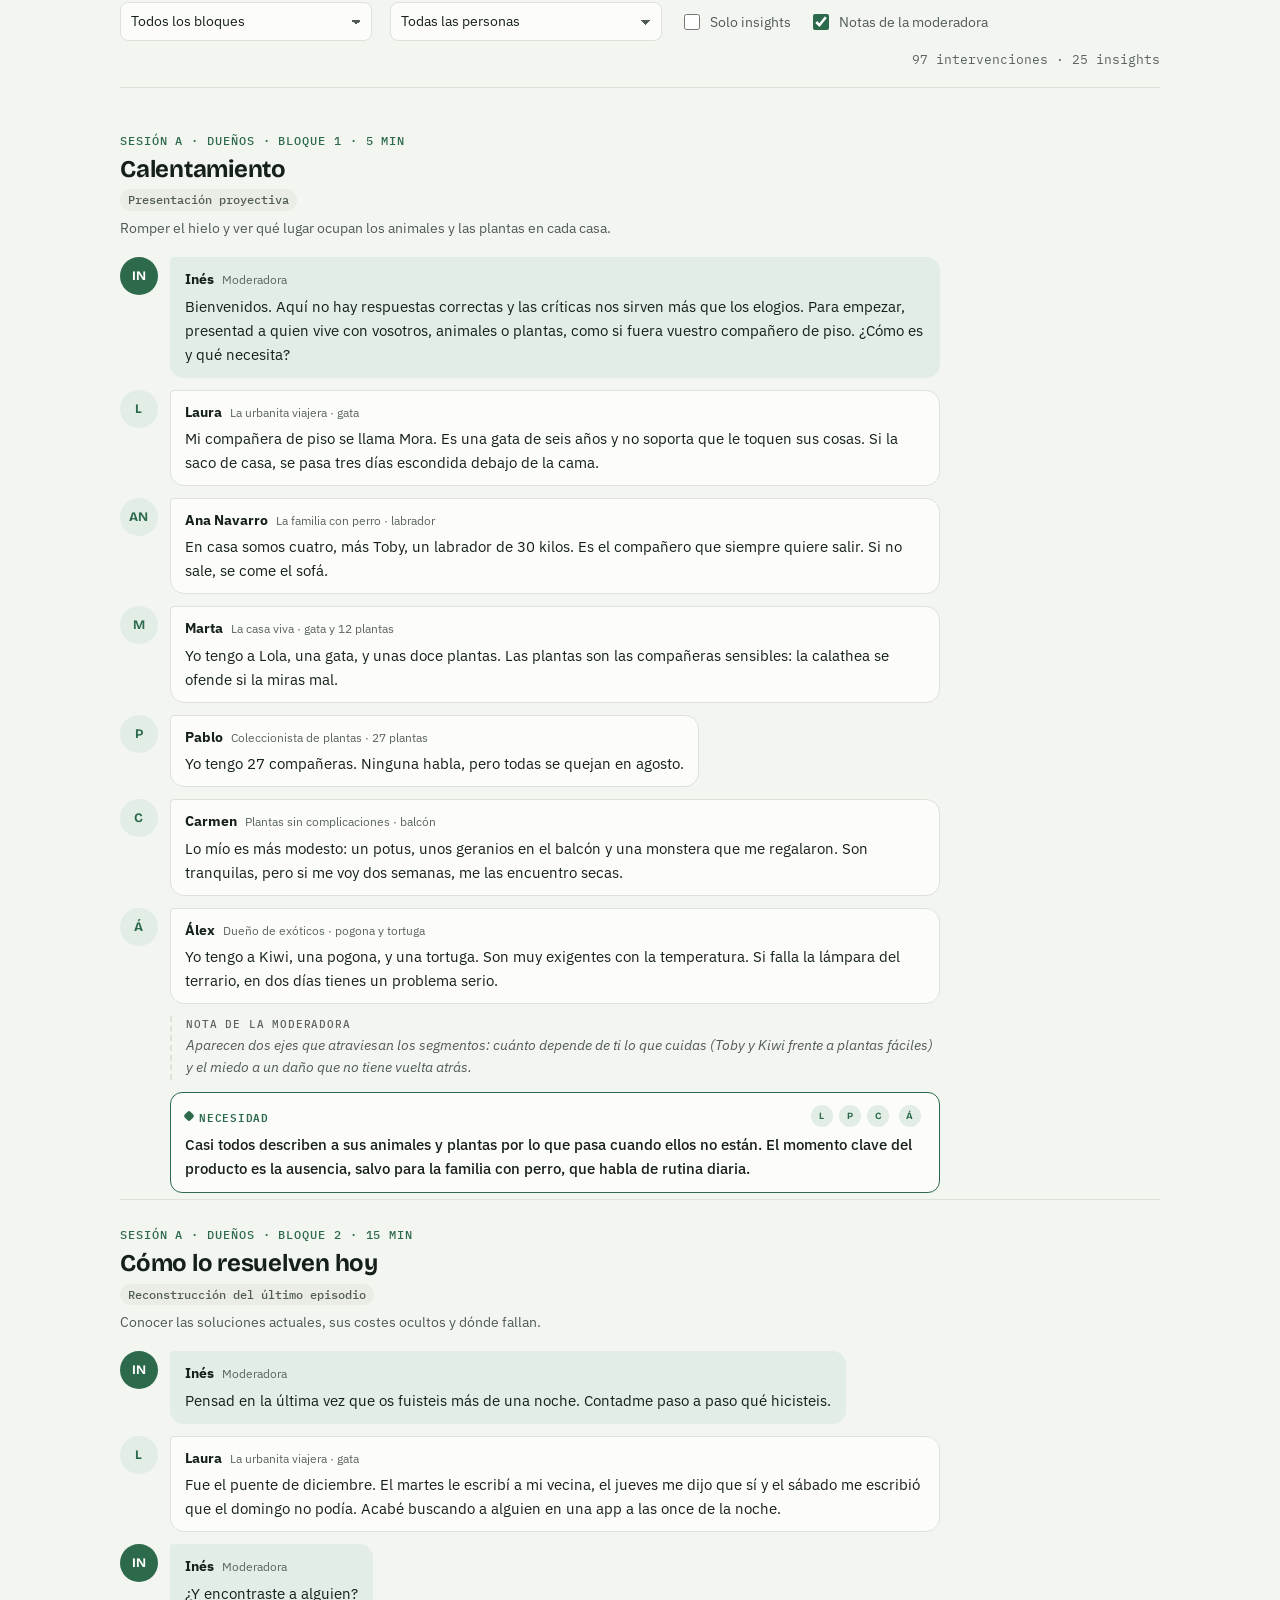
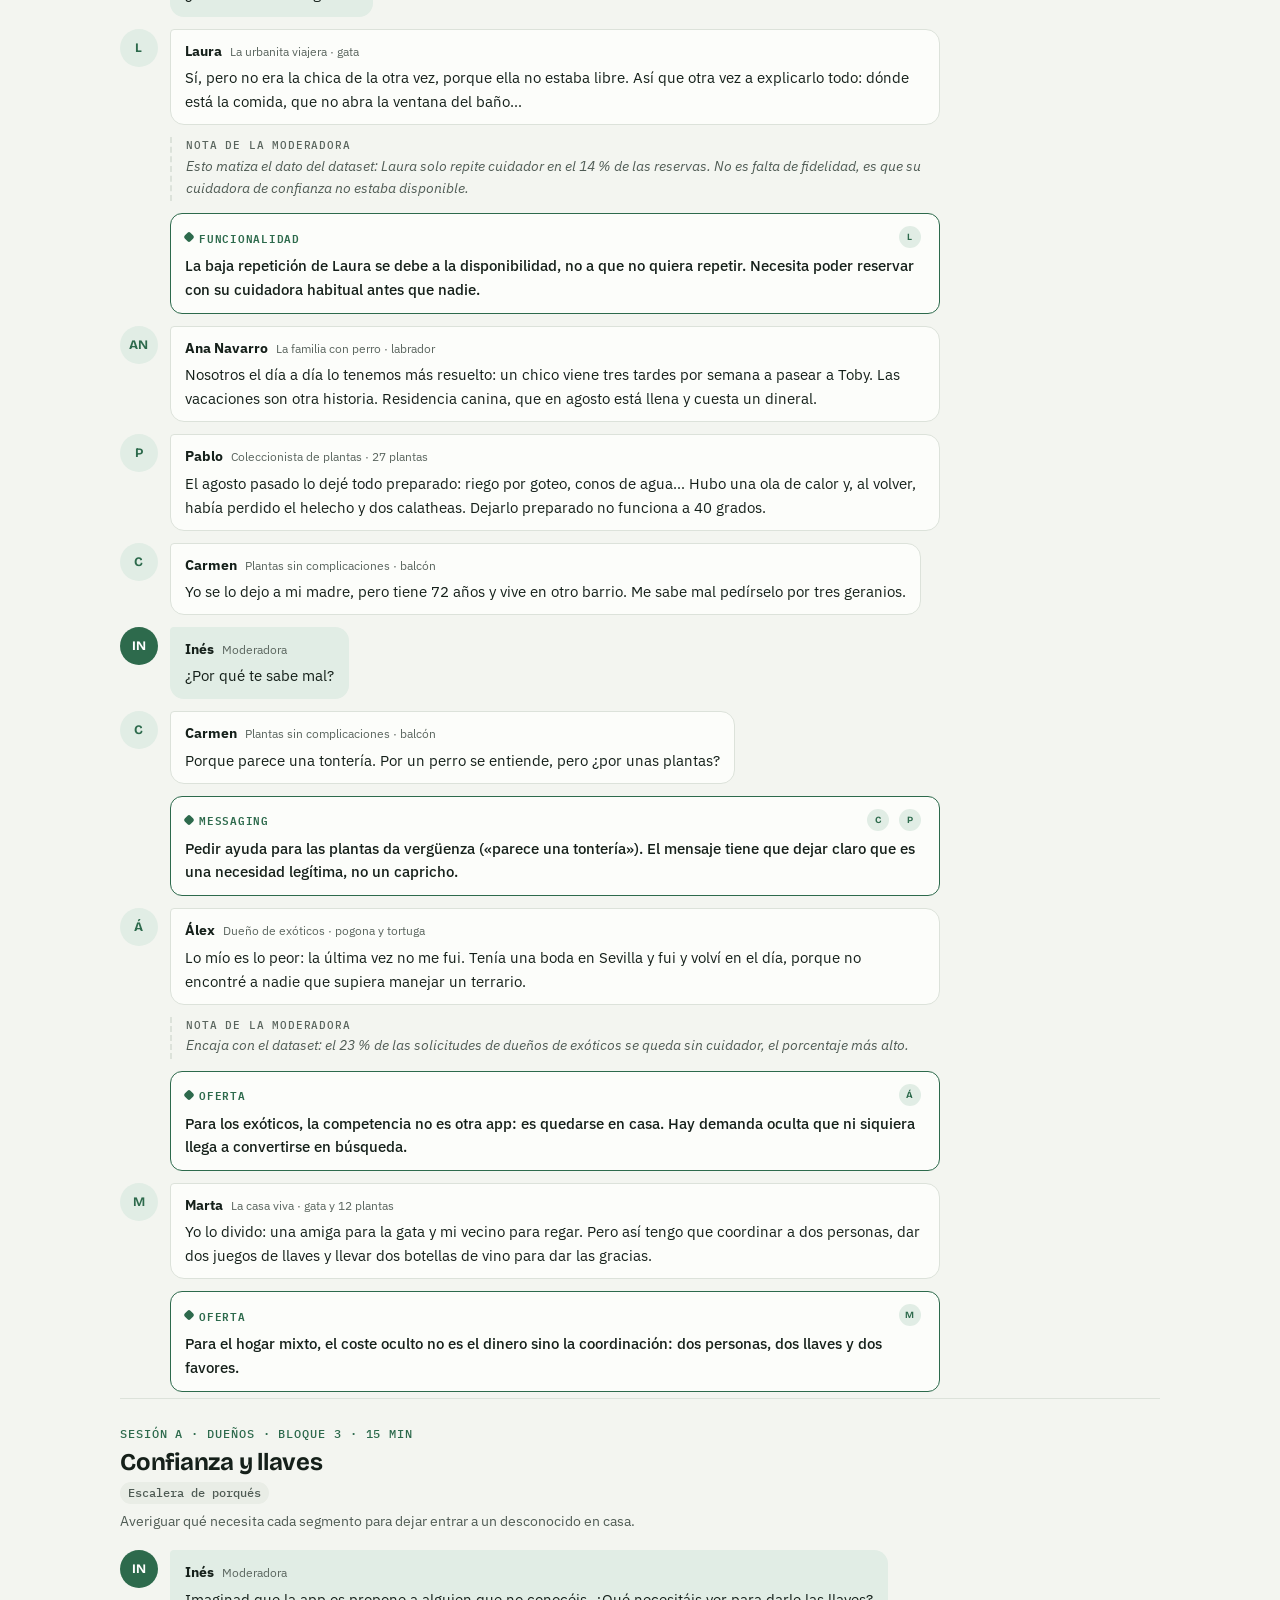
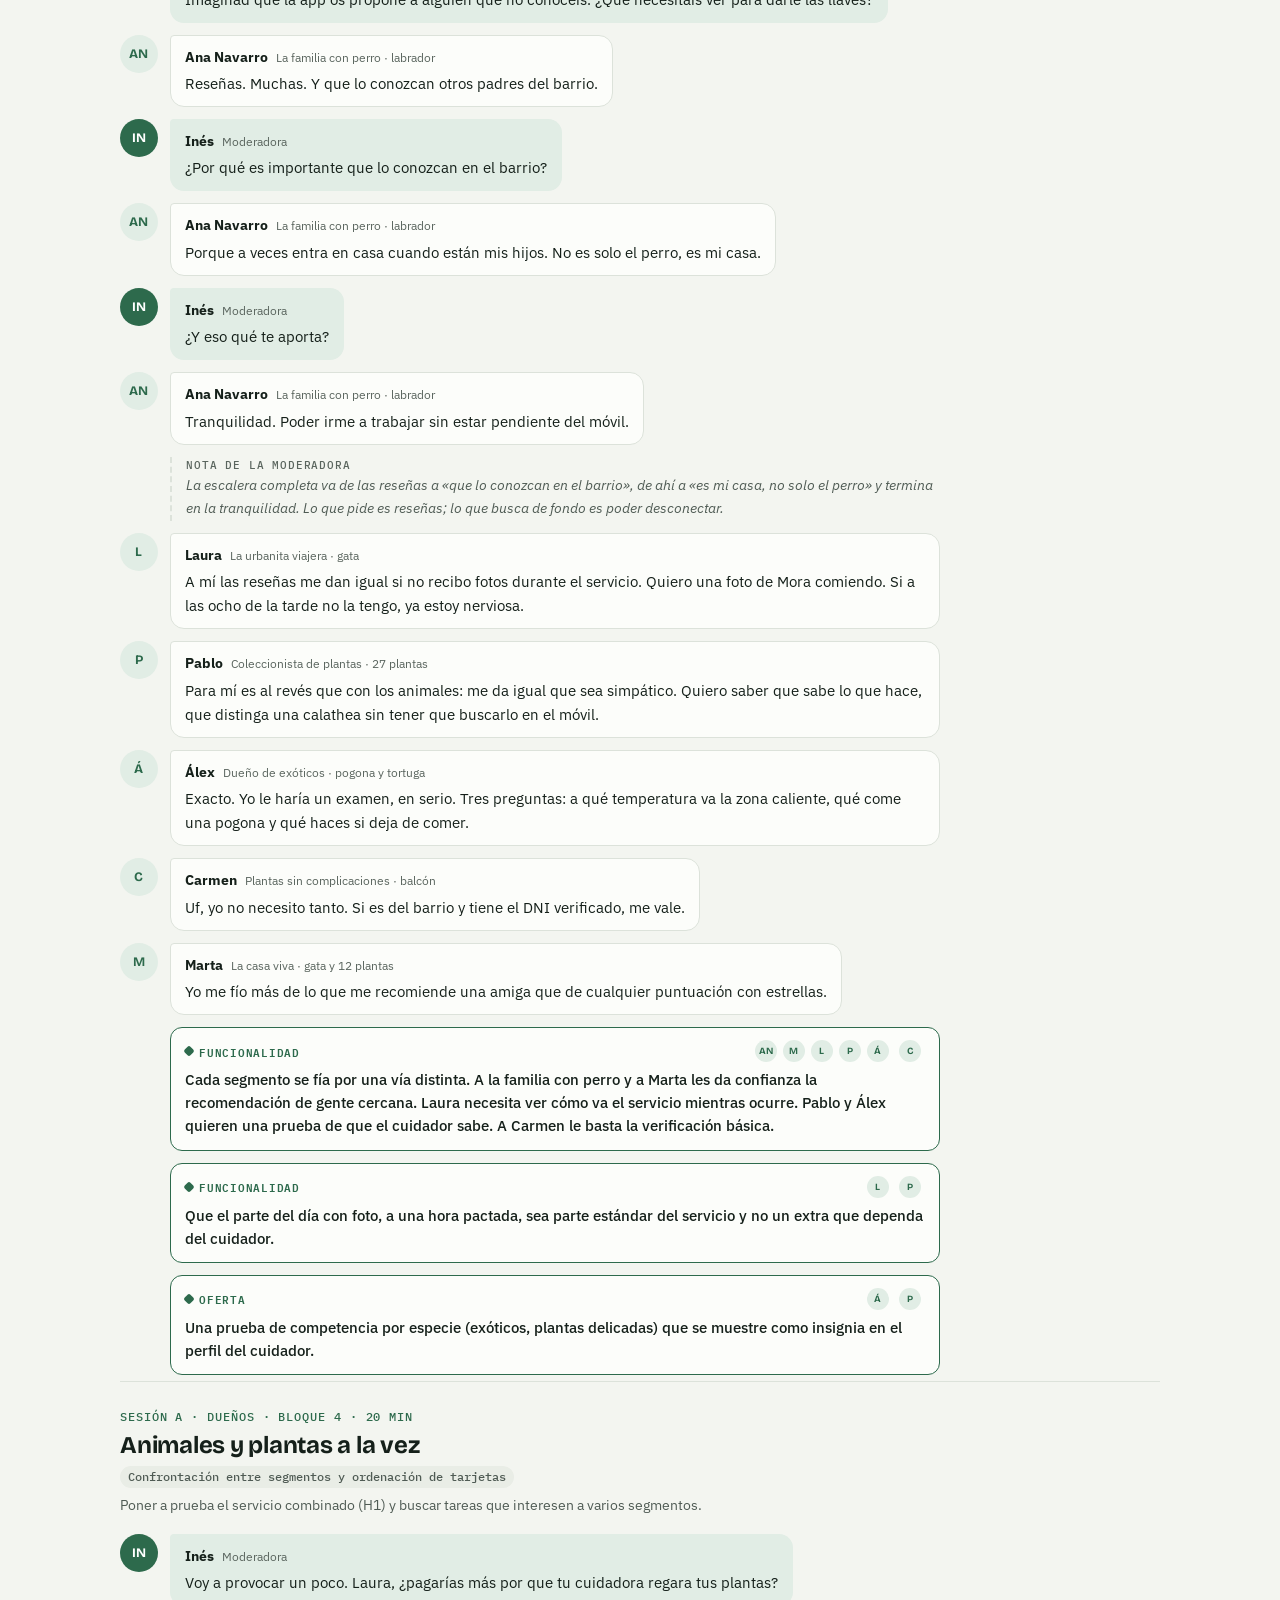
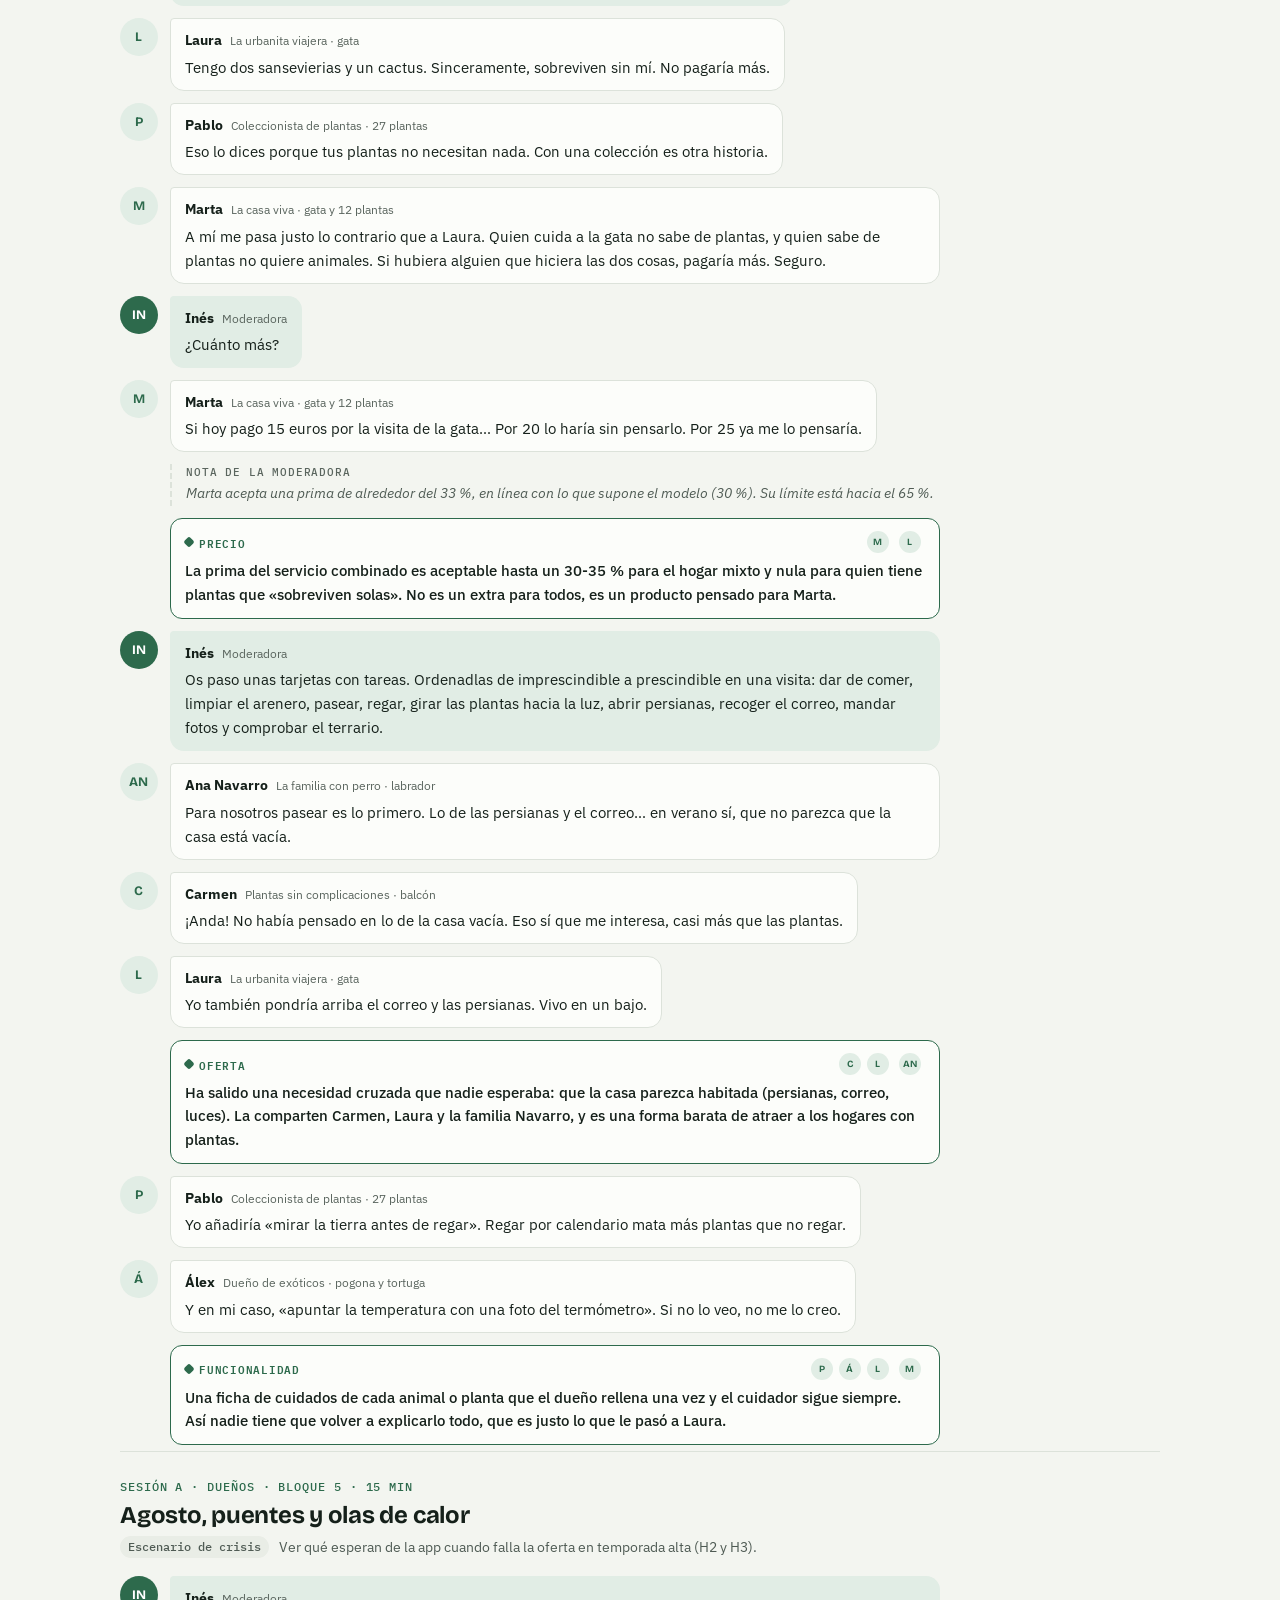
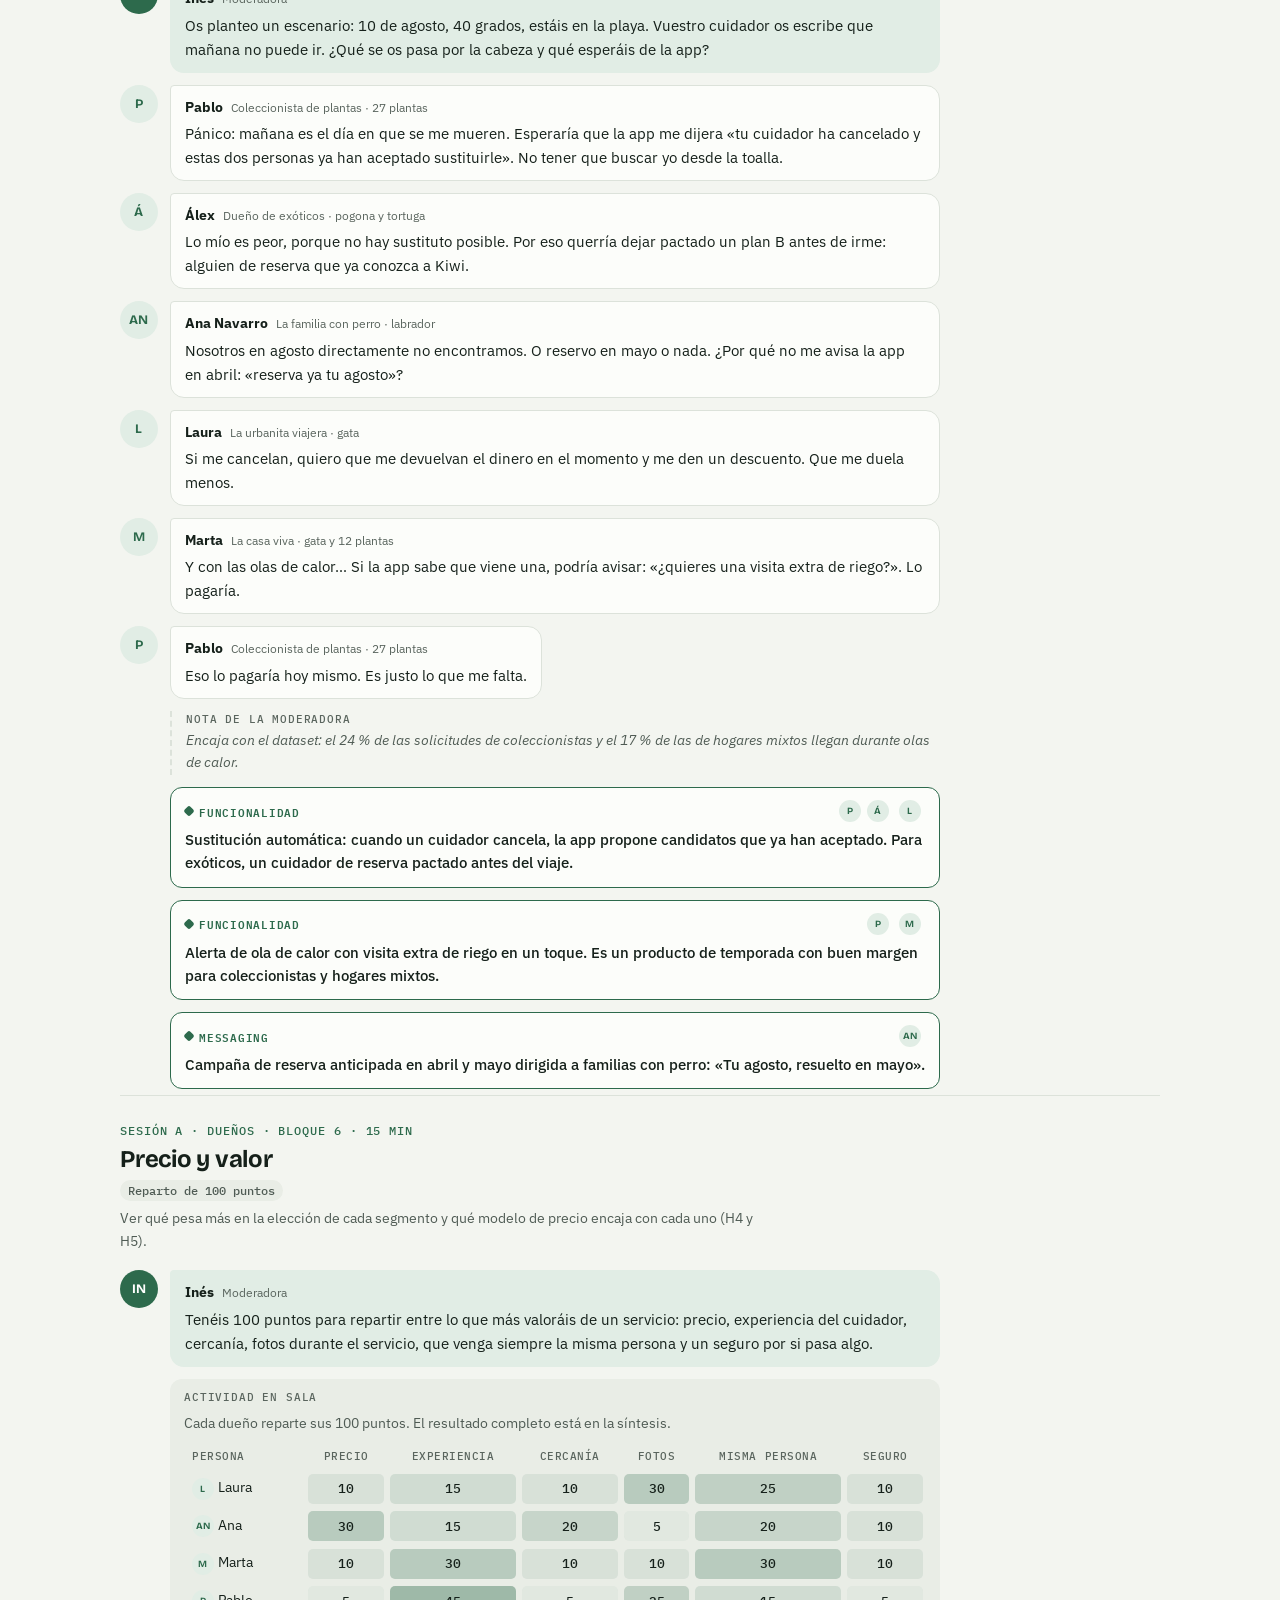
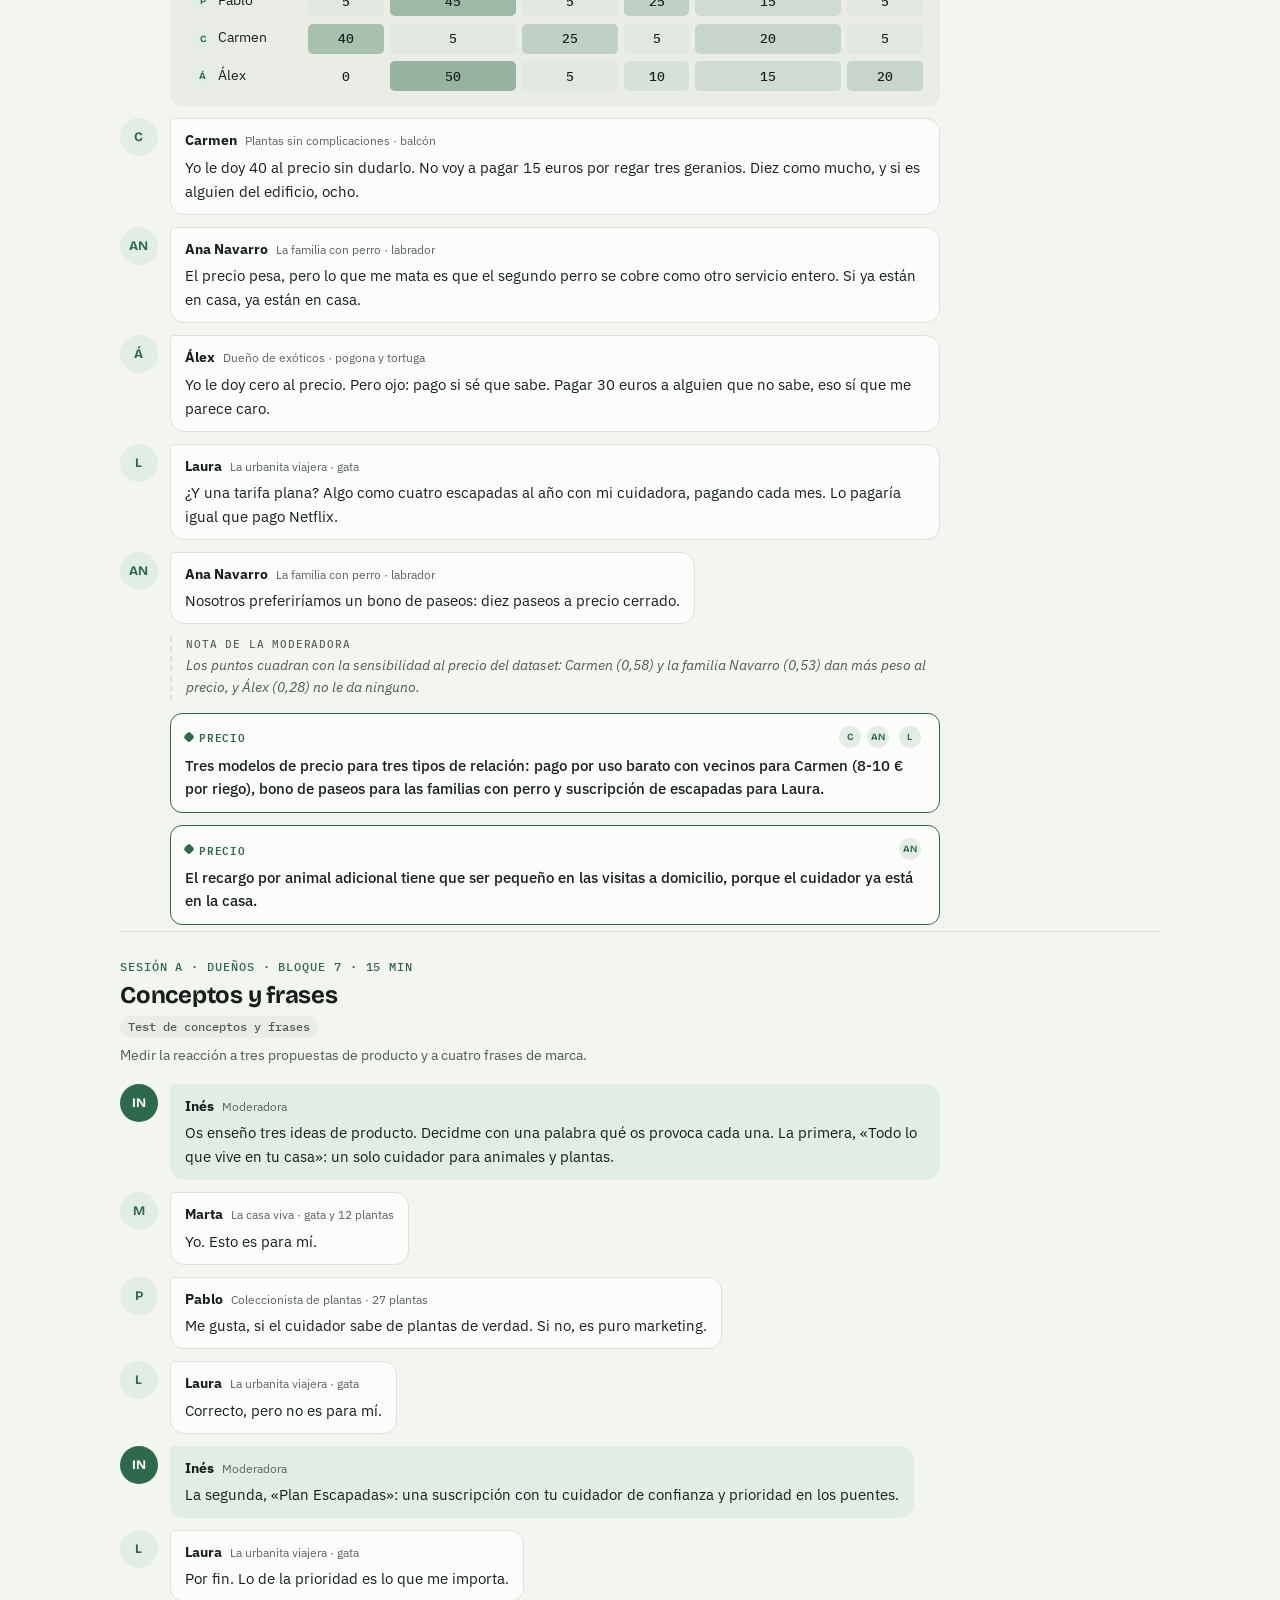
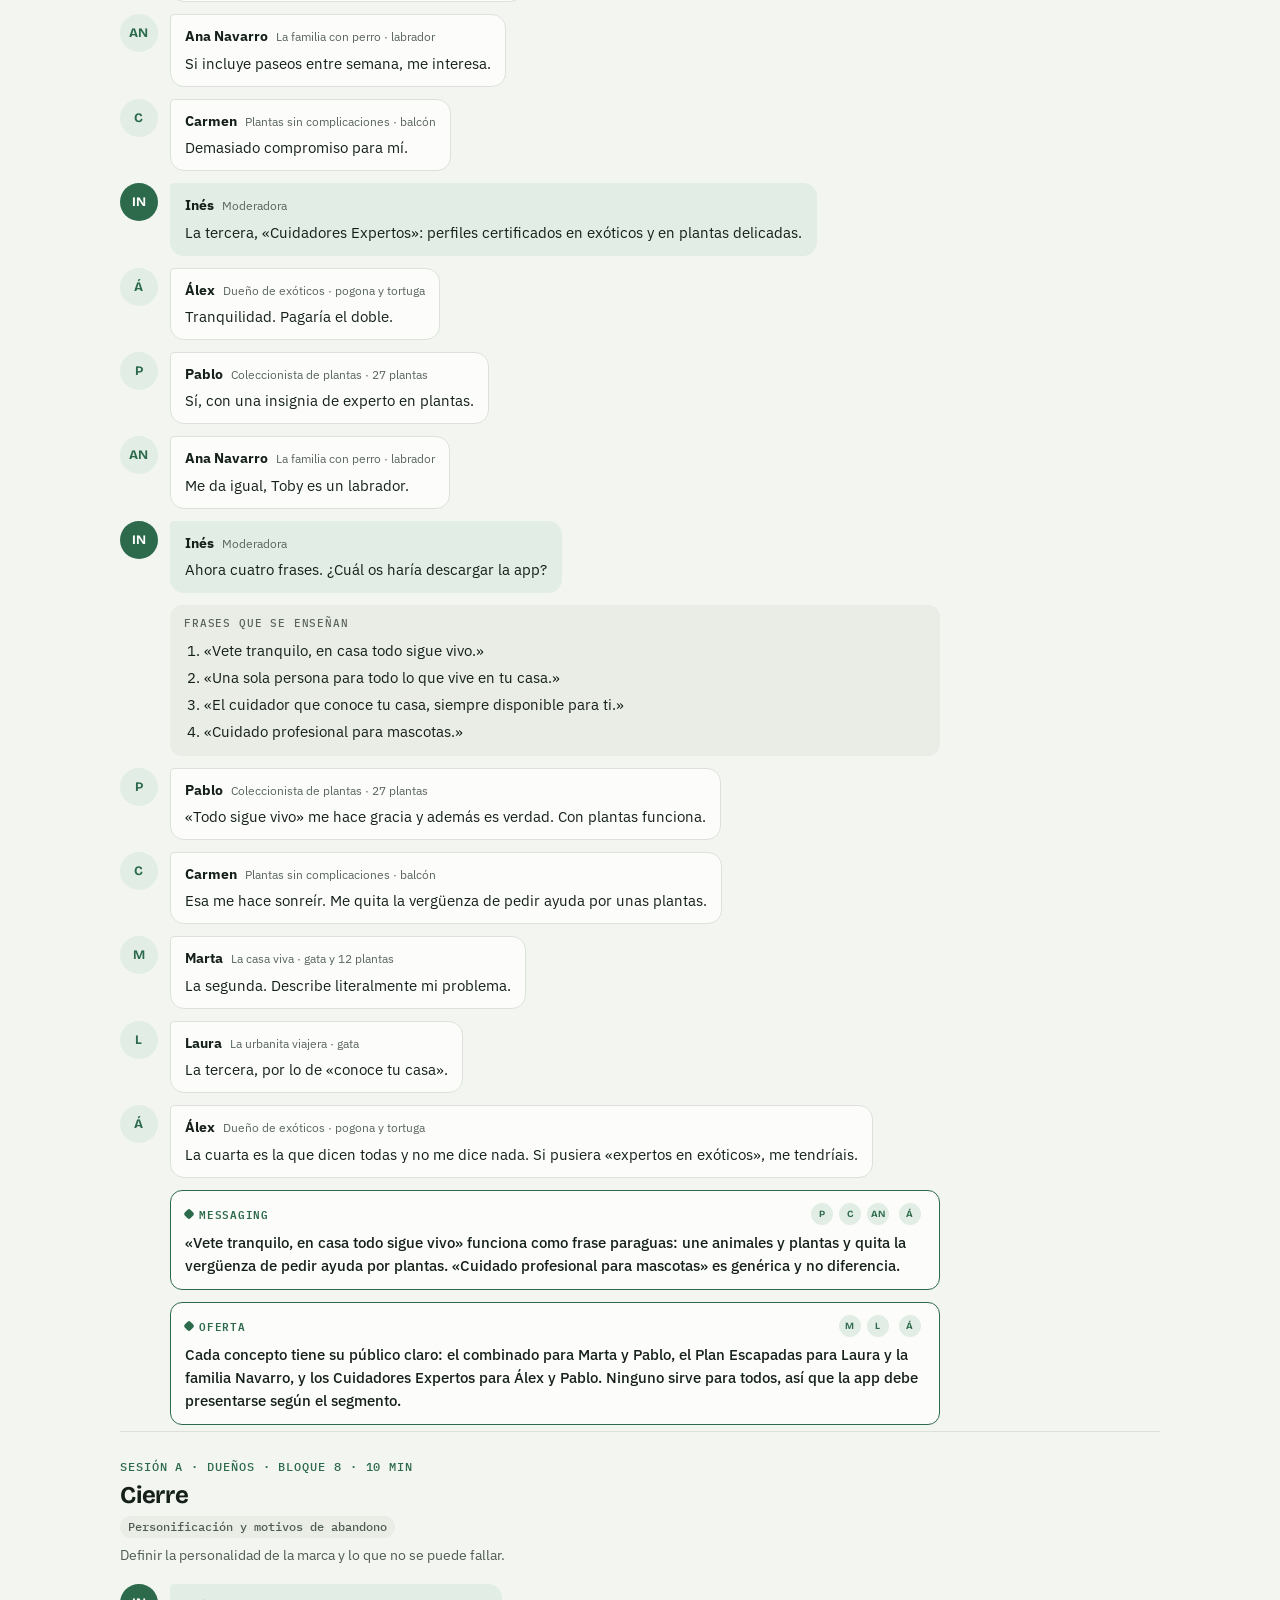
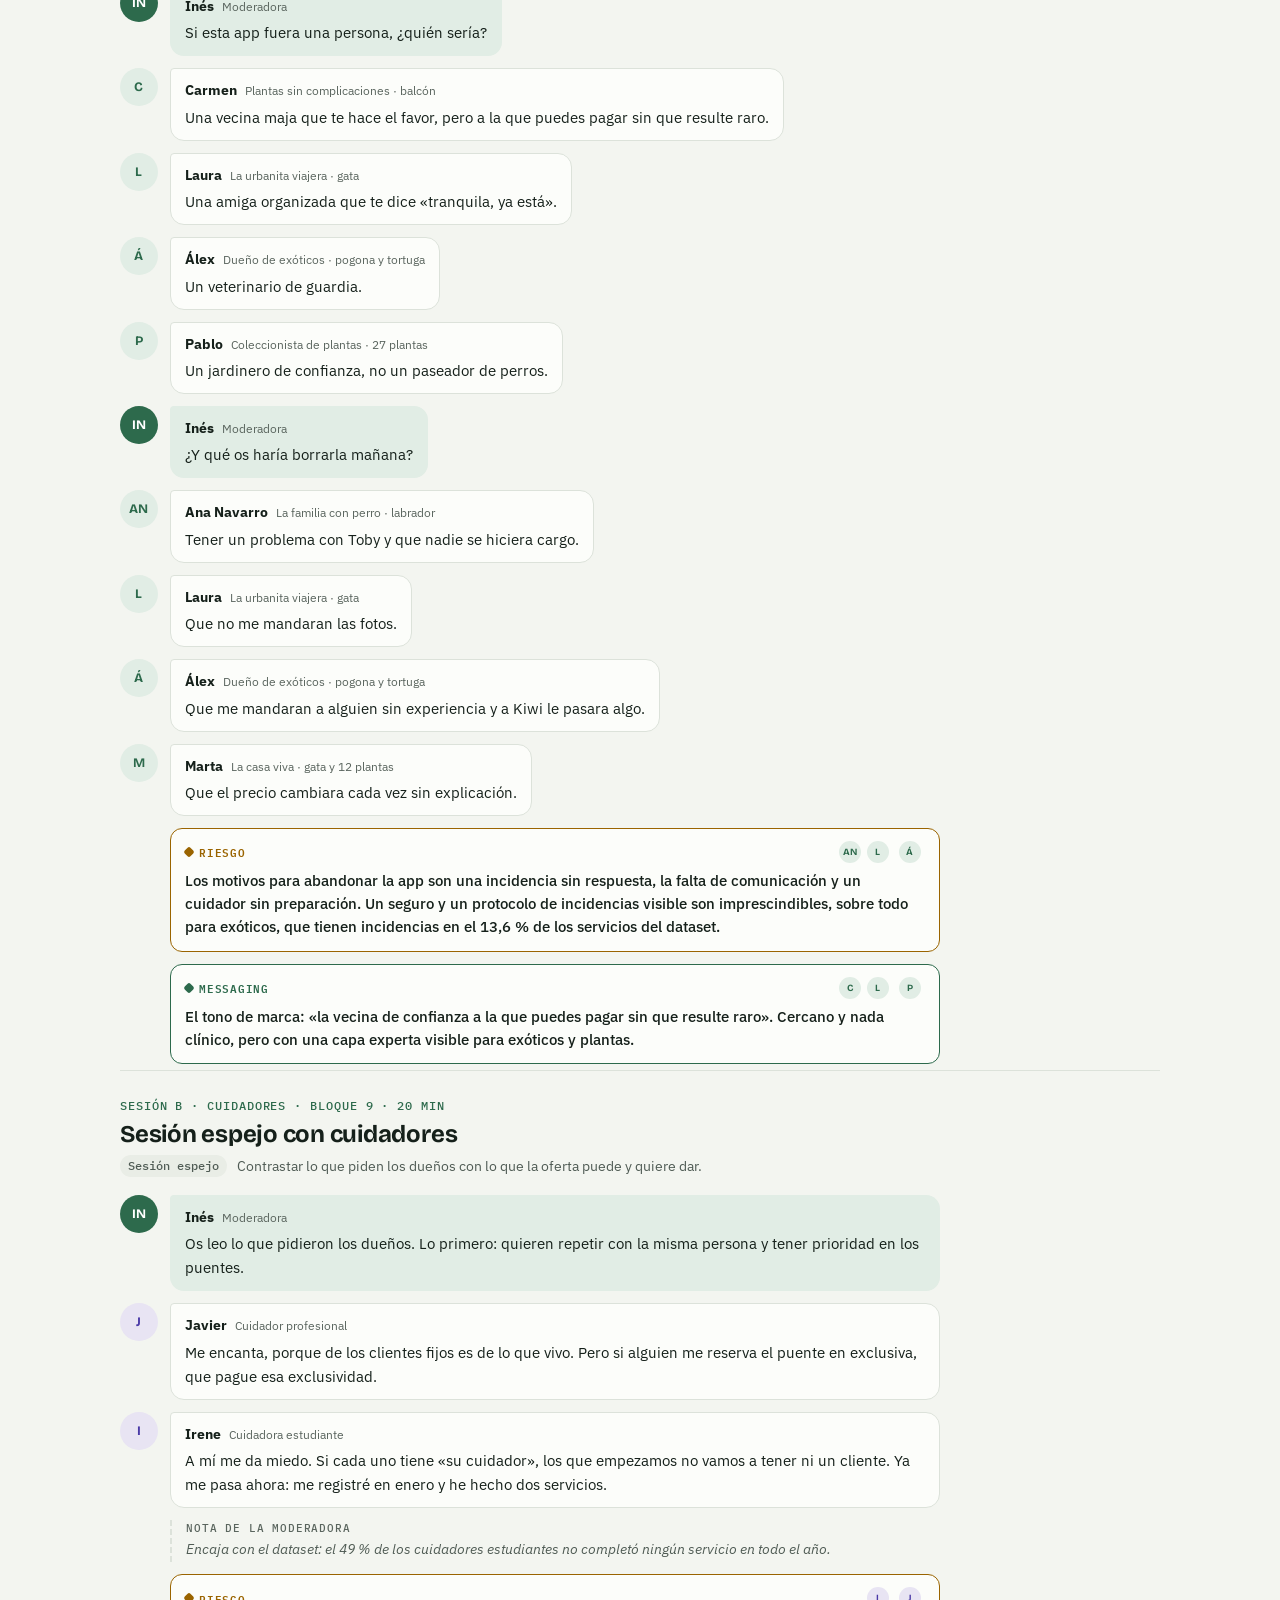
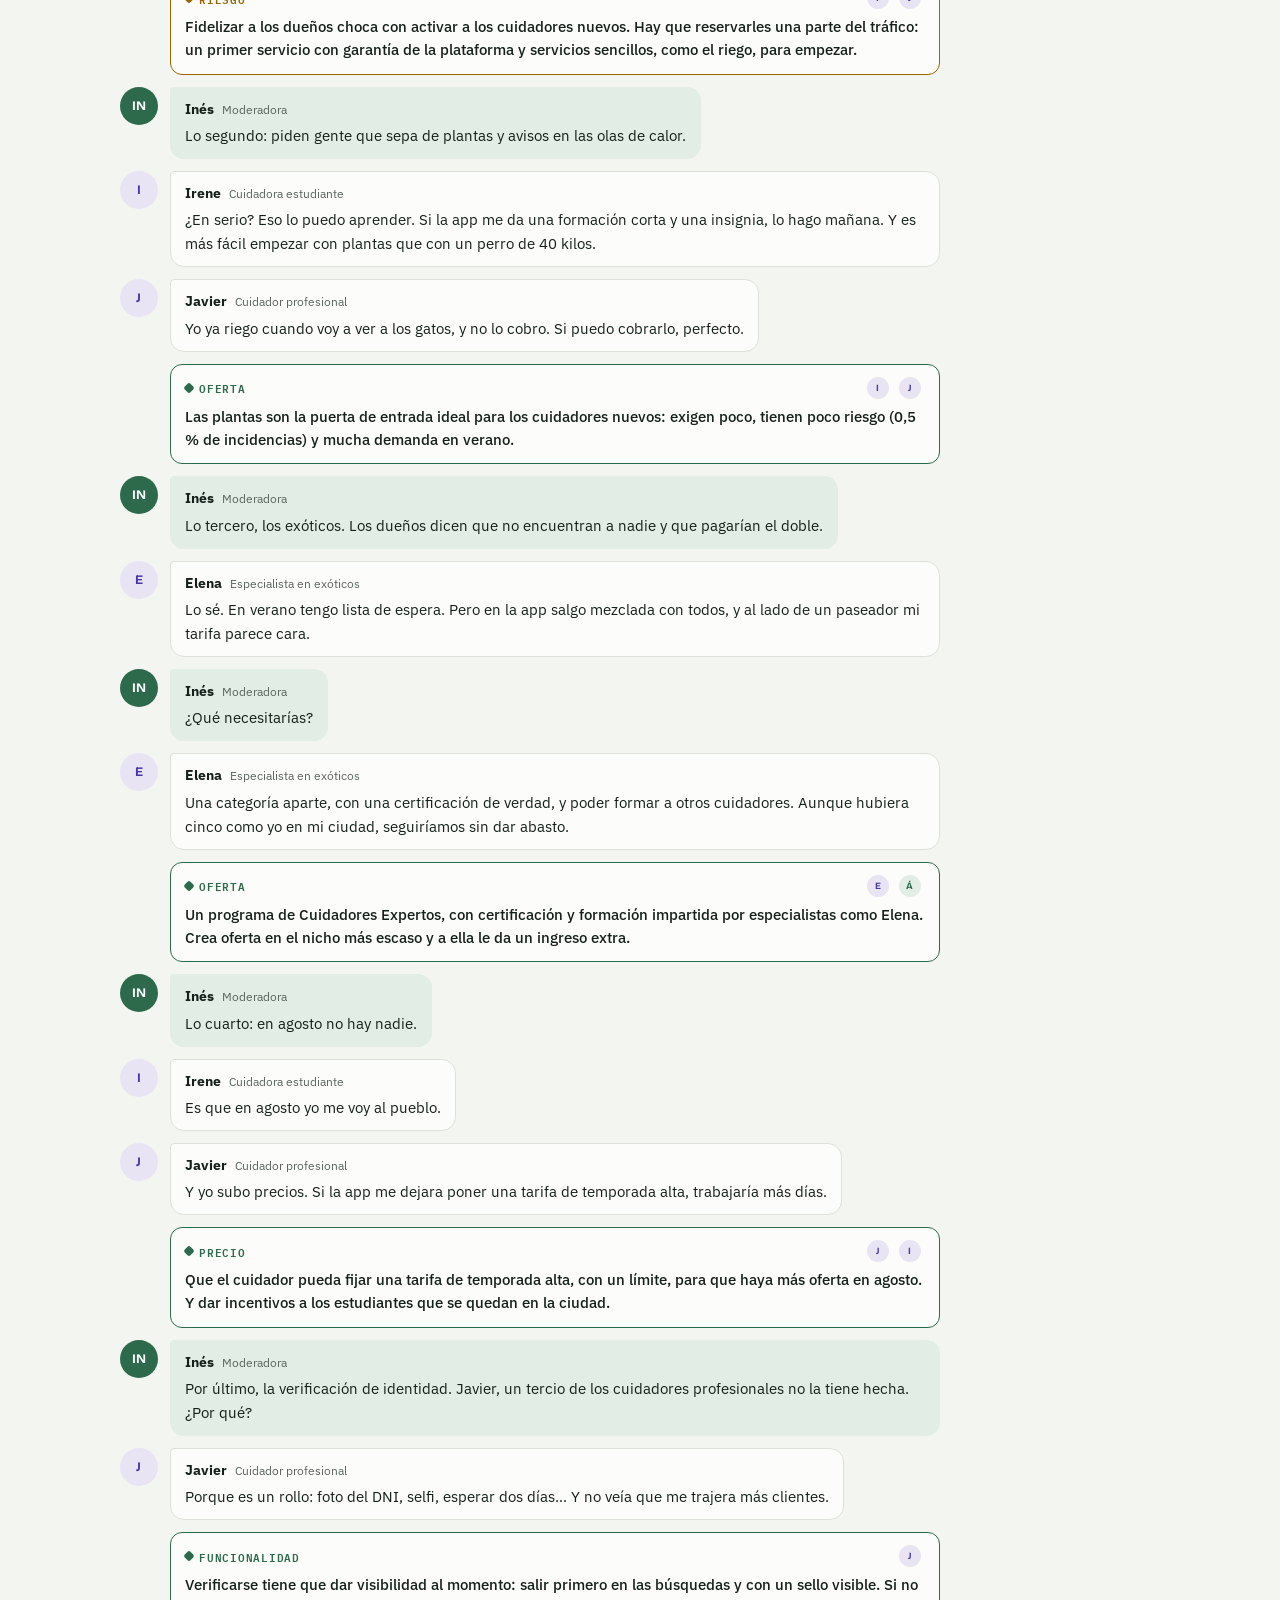
<file: docs/research/mesa.html>
<!doctype html>
<html lang="es"><head><meta charset="utf-8"><link rel="icon" href="../../favicon.svg?v=2" type="image/svg+xml"><link rel="apple-touch-icon" href="../../apple-touch-icon.png?v=2"><meta name="viewport" content="width=device-width,initial-scale=1">
<title>Mesa Todo Sigue Vivo</title>
<link rel="preconnect" href="https://fonts.googleapis.com">
<link rel="preconnect" href="https://fonts.gstatic.com" crossorigin>
<link rel="stylesheet" href="https://fonts.googleapis.com/css2?family=Bricolage+Grotesque:opsz,wght@12..96,500;12..96,700&family=IBM+Plex+Mono:wght@400;500&family=IBM+Plex+Sans:ital,wght@0,400;0,500;0,600;1,400&display=swap">
<style>:root{
  --ground:#f3f5f0; --surface:#fcfdfa; --ink:#15201a; --ink-2:#4f5b54; --ink-3:#5a655e;
  --line:#dce2da; --line-2:#e9ede6; --accent:#2d6a4c; --accent-ink:#ffffff; --accent-soft:#e1ede5;
  --sup:#e8e4f3; --sup-ink:#4a3aa7; --warn:#9a6400; --warn-bg:#fbefd2;
  --heat:45,106,76;
  --display:"Bricolage Grotesque",ui-sans-serif,system-ui,sans-serif;
  --body:"IBM Plex Sans",ui-sans-serif,system-ui,-apple-system,"Segoe UI",sans-serif;
  --mono:"IBM Plex Mono",ui-monospace,SFMono-Regular,Menlo,monospace;
}
@media (prefers-color-scheme: dark){
  :root:not([data-theme="light"]){
    color-scheme:dark;
    --ground:#111613; --surface:#181e1a; --ink:#edf2ee; --ink-2:#b0bab3; --ink-3:#97a29b;
    --line:#2b332e; --line-2:#222a25; --accent:#86c9a6; --accent-ink:#0f1a14; --accent-soft:#1f3329;
    --sup:#2a2640; --sup-ink:#b3aaf0; --warn:#fab219; --warn-bg:#3a2f14;
    --heat:134,201,166;
  }
}
:root[data-theme="dark"]{
  color-scheme:dark;
  --ground:#111613; --surface:#181e1a; --ink:#edf2ee; --ink-2:#b0bab3; --ink-3:#97a29b;
  --line:#2b332e; --line-2:#222a25; --accent:#86c9a6; --accent-ink:#0f1a14; --accent-soft:#1f3329;
  --sup:#2a2640; --sup-ink:#b3aaf0; --warn:#fab219; --warn-bg:#3a2f14;
  --heat:134,201,166;
}
*{box-sizing:border-box}
body{background:var(--ground);color:var(--ink);font:15px/1.6 var(--body);margin:0}
.wrap{max-width:1120px;margin:0 auto;padding-inline:clamp(16px,4vw,40px);padding-block:32px 64px}
h1,h2,h3,h4{font-family:var(--display);text-wrap:balance;margin:0;letter-spacing:-.01em}
h1{font-size:clamp(32px,5vw,50px);line-height:1.03;font-weight:700}
h2{font-size:clamp(25px,3vw,34px);line-height:1.1;font-weight:700}
h3{font-size:20px;line-height:1.2;font-weight:700}
h4{font-size:16px;line-height:1.25;font-weight:700}
p{margin:0}
a{color:var(--accent)}
a:focus-visible,select:focus-visible,input:focus-visible{outline:2px solid var(--accent);outline-offset:2px}
.eyebrow{font:500 11.5px/1.3 var(--mono);text-transform:uppercase;letter-spacing:.08em;color:var(--accent)}
.lede{color:var(--ink-2);max-width:68ch;font-size:16px}
.note,.cap{color:var(--ink-2);max-width:72ch}
.cap{font-size:13px;color:var(--ink-3)}
.num{font-family:var(--mono);font-variant-numeric:tabular-nums}
.top{display:grid;gap:12px}
.toc{display:flex;flex-wrap:wrap;gap:8px;margin-top:4px}
.toc a{text-decoration:none;color:var(--ink);background:var(--surface);border:1px solid var(--line);border-radius:999px;padding:6px 14px;font-size:14px;display:inline-flex;gap:8px;align-items:baseline}
.toc a:hover{border-color:var(--accent)}
.toc .cnt{font:12px var(--mono);color:var(--ink-3)}
.block{padding-block:44px 8px;display:grid;gap:18px}
.block > h3{margin-top:14px}

/* avatares */
.av{flex:none;width:38px;height:38px;border-radius:50%;display:inline-grid;place-items:center;font:700 13px var(--display);letter-spacing:.02em}
.av.dem{background:var(--accent-soft);color:var(--accent)}
.av.sup{background:var(--sup);color:var(--sup-ink)}
.av.mod{background:var(--accent);color:var(--accent-ink)}
.av.xs{width:22px;height:22px;font-size:9.5px;margin-right:4px;vertical-align:middle}

/* marco */
.marco-grid{display:grid;grid-template-columns:minmax(0,5fr) minmax(0,7fr);gap:32px}
.marco-grid h3{margin-bottom:10px}
.obj{margin:0;padding-left:20px;display:grid;gap:8px;color:var(--ink-2);max-width:62ch}
.grp{font:500 11px/1 var(--mono);text-transform:uppercase;letter-spacing:.07em;color:var(--ink-3);margin:14px 0 8px}
.grp:first-of-type{margin-top:0}
.ppl{list-style:none;margin:0;padding:0;display:grid;grid-template-columns:repeat(auto-fill,minmax(230px,1fr));gap:10px 16px}
.ppl li{display:flex;gap:10px;align-items:center}
.ppl div{display:grid;line-height:1.3}
.ppl strong{font-size:14.5px}
.ppl span{font-size:13px;color:var(--ink-2)}
.ppl em{font-style:normal;font:11.5px var(--mono);color:var(--ink-3)}
.timeline{display:flex;flex-wrap:wrap;gap:3px;min-height:74px}
.tl{min-width:96px;display:flex;flex-direction:column;justify-content:space-between;gap:6px;padding:8px 9px;background:var(--accent-soft);color:var(--ink);text-decoration:none;border-radius:6px}
.tl.ses-b{background:var(--sup)}
.tl:hover{outline:2px solid var(--accent)}
.tl-t{font-size:12.5px;line-height:1.25;font-weight:600;overflow-wrap:anywhere}
.tl-d{font:11px var(--mono);color:var(--ink-2)}
.legend-tl{font-size:12.5px;color:var(--ink-3);display:flex;flex-wrap:wrap;gap:6px 10px;align-items:center}
.sw{display:inline-block;width:12px;height:12px;border-radius:3px}
.sw.a{background:var(--accent-soft);border:1px solid var(--accent)}
.sw.b{background:var(--sup);border:1px solid var(--sup-ink);margin-left:10px}
.tecs{display:grid;grid-template-columns:repeat(3,minmax(0,1fr));gap:1px;background:var(--line);border:1px solid var(--line);border-radius:14px;overflow:hidden}
.tec{background:var(--surface);padding:14px 16px;display:grid;gap:4px;align-content:start}
.tec h4{font-size:15px}
.tec p{font-size:13.5px;color:var(--ink-2)}

/* toolbar */
.toolbar{position:sticky;top:env(safe-area-inset-top,0px);z-index:5;background:var(--ground);display:flex;flex-wrap:wrap;gap:10px 18px;align-items:end;padding-block:12px;border-bottom:1px solid var(--line)}
.field{display:grid;gap:4px}
.field label{font:500 11px/1 var(--mono);letter-spacing:.07em;text-transform:uppercase;color:var(--ink-3)}
select{font:inherit;font-size:14px;color:var(--ink);background:var(--surface);border:1px solid var(--line);border-radius:8px;padding:7px 30px 7px 10px;max-width:100%;
  appearance:none;background-image:linear-gradient(45deg,transparent 50%,var(--ink-2) 50%),linear-gradient(135deg,var(--ink-2) 50%,transparent 50%);
  background-position:calc(100% - 15px) 52%,calc(100% - 10px) 52%;background-size:5px 5px;background-repeat:no-repeat}
.check{display:flex;gap:7px;align-items:center;font-size:14px;color:var(--ink-2);padding-bottom:7px;cursor:pointer}
.check input{accent-color:var(--accent);width:16px;height:16px}
.count{margin-left:auto;font:12.5px var(--mono);color:var(--ink-3);padding-bottom:8px}

/* transcripción */
.blk{padding-block:28px 6px;border-bottom:1px solid var(--line);scroll-margin-top:90px}
.blk-h{display:grid;gap:6px;margin-bottom:18px}
.blk-h h3{font-size:24px}
.blk-meta{color:var(--ink-2);font-size:14px;display:flex;flex-wrap:wrap;gap:6px 10px;align-items:center;max-width:80ch}
.tec-pill{font:500 11.5px/1 var(--mono);background:var(--line-2);color:var(--ink-2);padding:5px 8px;border-radius:999px}
.turns{display:grid;gap:12px;max-width:820px}
.t-say{display:flex;gap:12px;align-items:flex-start}
.bub{background:var(--surface);border:1px solid var(--line);border-radius:4px 14px 14px 14px;padding:10px 14px;display:grid;gap:4px;min-width:0}
.t-say.mod .bub{background:var(--accent-soft);border-color:transparent}
.who-l{display:flex;flex-wrap:wrap;gap:2px 8px;align-items:baseline}
.who-l strong{font-size:14px}
.who-l span{font-size:12px;color:var(--ink-3)}
.bub p{font-size:15px}
.t-note{margin-left:50px;border-left:2px dashed var(--line);padding:2px 0 2px 14px;display:grid;gap:2px}
.t-note p{font-style:italic;color:var(--ink-2);font-size:14px}
.lbl{font:500 10.5px/1.3 var(--mono);text-transform:uppercase;letter-spacing:.08em;color:var(--ink-3)}
.t-ins{margin-left:50px;background:var(--surface);border:1px solid var(--accent);border-radius:12px;padding:12px 14px;display:grid;gap:6px}
.t-ins.riesgo{border-color:var(--warn)}
.ins-h{display:flex;justify-content:space-between;align-items:center;gap:10px}
.tipo{font:600 11px/1 var(--mono);text-transform:uppercase;letter-spacing:.07em;color:var(--accent);display:inline-flex;align-items:center;gap:6px}
.tipo::before{content:"";width:8px;height:8px;border-radius:2px;background:currentColor;transform:rotate(45deg)}
.t-ins.riesgo .tipo{color:var(--warn)}
.t-ins p{font-size:14.5px;font-weight:500}
.t-act{margin-left:50px;background:var(--line-2);border-radius:12px;padding:12px 14px;display:grid;gap:8px}
.t-act p{font-size:14px;color:var(--ink-2)}
.claimlist{margin:0;padding-left:20px;display:grid;gap:4px;font-size:14.5px}
.empty{color:var(--ink-3);padding-block:24px}

/* síntesis */
.clave{list-style:none;margin:0;padding:0;display:grid;grid-template-columns:repeat(2,minmax(0,1fr));gap:1px;background:var(--line);border:1px solid var(--line);border-radius:14px;overflow:hidden}
.clave li{background:var(--surface);padding:16px 18px;display:grid;gap:6px;align-content:start}
.clave p{font-size:14px;color:var(--ink-2)}
.clave .impl{color:var(--ink);font-size:14px;border-top:1px solid var(--line-2);padding-top:8px;margin-top:2px}
.clave .impl span{display:block;font:500 10.5px/1.4 var(--mono);text-transform:uppercase;letter-spacing:.08em;color:var(--accent)}
.two{display:grid;grid-template-columns:minmax(0,1fr) minmax(0,1fr);gap:16px;margin-top:10px}
.panel{background:var(--surface);border:1px solid var(--line);border-radius:14px;padding:16px;display:grid;gap:8px;align-content:start;min-width:0}
.panel h3{font-size:18px}
.tscroll{overflow-x:auto}
table{border-collapse:collapse;width:100%;font-size:13.5px}
th,td{padding:7px 8px;border-bottom:1px solid var(--line-2);text-align:left;white-space:nowrap}
th{font:500 10.5px/1.2 var(--mono);text-transform:uppercase;letter-spacing:.05em;color:var(--ink-3)}
th.c,td.c{text-align:center}
tbody tr:last-child td{border-bottom:0}
.heat td.c{padding:3px}
.hc{display:grid;place-items:center;height:30px;border-radius:5px;background:rgba(var(--heat),var(--a));min-width:44px}
.hc b{font:500 13px var(--mono);color:var(--ink)}
.hc b.inv{color:var(--surface)}
.claims{list-style:none;margin:0;padding:0;display:grid;gap:14px}
.claims p{font-size:14.5px;font-weight:500}
.cbar{height:8px;background:var(--line-2);border-radius:4px;overflow:hidden;margin:6px 0 4px}
.cfill{display:block;height:100%;background:var(--accent);border-radius:4px}
.cwho{display:flex;align-items:center;gap:6px;font-size:12.5px;color:var(--ink-3)}
.cwho .num{color:var(--ink-2);margin-right:4px}
.matriz{background:var(--surface);border:1px solid var(--line);border-radius:14px;min-width:720px;border-collapse:separate;border-spacing:0}
.matriz th,.matriz td{padding:9px 12px}
.matriz th.c span{display:block;font-size:10.5px;margin-top:3px}
.matriz td.c span{font-size:17px;line-height:1}
.matriz .m2{color:var(--accent)}
.matriz .m1{color:var(--accent);opacity:.75}
.matriz .m0{color:var(--ink-3);opacity:.6}
.matriz td.n{font:12.5px var(--mono);color:var(--ink-2)}
.ideas{display:grid;grid-template-columns:repeat(3,minmax(0,1fr));gap:20px}
.icol h3{font-size:17px;padding-bottom:8px;border-bottom:2px solid var(--ink);margin-bottom:4px}
.icol ul{list-style:none;margin:0;padding:0;display:grid}
.icol li{padding-block:12px;border-bottom:1px solid var(--line);display:grid;gap:5px}
.it-h{display:flex;justify-content:space-between;gap:10px;align-items:baseline}
.it-h strong{font-size:14.5px}
.icol p{font-size:13.5px;color:var(--ink-2)}
.prio{font:500 10.5px/1 var(--mono);text-transform:uppercase;letter-spacing:.06em;padding:4px 7px;border-radius:999px;flex:none}
.prio.alta{background:var(--accent);color:var(--accent-ink)}
.prio.media{background:var(--line-2);color:var(--ink-2)}
.who{display:flex;align-items:center;gap:2px;font-size:12px;color:var(--ink-3)}
.who span:last-child{margin-left:4px}
.evitar{margin-top:12px;font-size:13px;color:var(--ink);background:var(--warn-bg);border-radius:10px;padding:10px 12px}
footer{margin-top:40px;padding-top:18px;border-top:1px solid var(--line);font-size:13px;color:var(--ink-3)}

@media (max-width:900px){
  .marco-grid,.two{grid-template-columns:1fr}
  .tecs{grid-template-columns:1fr 1fr}
  .ideas{grid-template-columns:1fr}
  .timeline{flex-wrap:wrap}
  .tl{flex:1 1 30% !important}
}
@media (max-width:560px){
  .clave,.tecs{grid-template-columns:1fr}
  .t-note,.t-ins,.t-act{margin-left:0}
  .av:not(.xs){width:32px;height:32px;font-size:11.5px}
  .count{margin-left:0;width:100%}
}
@media (prefers-reduced-motion: reduce){*{scroll-behavior:auto}}
html{scroll-behavior:smooth}
</style>
</head><body>
<div class="tsv-pf" style="background:#32296A;color:#fff;font:500 13.5px/1.2 'Instrument Sans',system-ui,-apple-system,'Segoe UI',sans-serif;position:relative;z-index:60"><style>@media print{.tsv-pf{display:none!important}}.tsv-pf a:hover{color:#C1C0FF!important}</style><div style="max-width:1200px;margin:0 auto;padding:0 16px;min-height:40px;display:flex;align-items:center;justify-content:space-between;gap:12px;flex-wrap:wrap"><span style="display:inline-flex;align-items:center;gap:8px;font-weight:600;letter-spacing:-.01em"><svg width="20" height="20" viewBox="460 130 840 840" fill="none" stroke="#C1C0FF" stroke-width="72" stroke-linecap="round" stroke-linejoin="round" aria-hidden="true" style="flex:none"><path stroke="#5FD0B6" d="M548 897C545 760 528 660 510 590"/><path stroke="#5FD0B6" d="M510 590C515 470 610 360 785 357C760 480 680 550 510 590"/><path d="M548 897H1130"/><path d="M615 880C610 760 680 610 790 530C860 485 950 470 965 420V380C965 330 985 305 1003 292L1010 240L1045 180L1090 240L1168 185C1172 205 1172 230 1168 255C1195 280 1205 310 1225 330C1250 345 1245 355 1232 372C1220 392 1185 398 1150 405C1125 412 1128 450 1140 480C1158 525 1150 575 1125 630C1105 680 1098 720 1098 790V850C1135 852 1138 875 1130 897"/></svg>Todo Sigue Vivo</span><a href="../../index.html" style="color:#fff;font-weight:600;text-decoration:underline;text-underline-offset:3px;padding:10px 0">Ver el portfolio completo</a></div></div>
<div class="wrap">
<header class="top">
  <p class="eyebrow">Focus group simulado · conversación ficticia · 130 min en dos sesiones</p>
  <h1>La mesa de todo lo que vive en casa</h1>
  <p class="lede">Una moderadora experta reúne a los seis arquetipos de dueños y después a los tres de cuidadores. Hablan de temas generales y de lo específico de cada segmento para sacar necesidades cruzadas e ideas de oferta, funcionalidades y messaging. Las cifras citadas vienen del dataset sintético; la conversación es inventada.</p>
  <nav class="toc" aria-label="Secciones"><a href="#marco">Marco</a><a href="#conversacion">Conversación <span class="cnt">97 intervenciones</span></a><a href="#sintesis">Síntesis <span class="cnt">25 insights</span></a></nav>
</header>

<section id="marco" class="block">
  <h2>Marco de la conversación</h2>
  <div class="marco-grid">
    <div><h3>Objetivos</h3><ul class="obj"><li>Entender cómo resuelven hoy el cuidado cuando se van y qué les duele de verdad.</li><li>Encontrar necesidades cruzadas entre segmentos que den pie a un producto común.</li><li>Probar la hipótesis del servicio combinado (H1) y la disposición a pagar de cada segmento.</li><li>Recoger ideas de oferta, funcionalidades y mensajes, y contrastarlas con los cuidadores.</li></ul></div>
    <div><h3>Participantes</h3>
      <p class="grp">Sesión A · dueños</p><ul class="ppl"><li><span class="av dem " aria-hidden="true">L</span><div><strong>Laura</strong><span>La urbanita viajera · gata</span><em>20 % de los dueños</em></div></li><li><span class="av dem " aria-hidden="true">AN</span><div><strong>Ana Navarro</strong><span>La familia con perro · labrador</span><em>22 % de los dueños</em></div></li><li><span class="av dem " aria-hidden="true">M</span><div><strong>Marta</strong><span>La casa viva · gata y 12 plantas</span><em>18 % de los dueños</em></div></li><li><span class="av dem " aria-hidden="true">P</span><div><strong>Pablo</strong><span>Coleccionista de plantas · 27 plantas</span><em>16 % de los dueños</em></div></li><li><span class="av dem " aria-hidden="true">C</span><div><strong>Carmen</strong><span>Plantas sin complicaciones · balcón</span><em>12 % de los dueños</em></div></li><li><span class="av dem " aria-hidden="true">Á</span><div><strong>Álex</strong><span>Dueño de exóticos · pogona y tortuga</span><em>6,5 % de los dueños</em></div></li></ul>
      <p class="grp">Sesión B · cuidadores</p><ul class="ppl"><li><span class="av sup " aria-hidden="true">I</span><div><strong>Irene</strong><span>Cuidadora estudiante</span><em>32 % de los cuidadores</em></div></li><li><span class="av sup " aria-hidden="true">J</span><div><strong>Javier</strong><span>Cuidador profesional</span><em>51 % de los cuidadores</em></div></li><li><span class="av sup " aria-hidden="true">E</span><div><strong>Elena</strong><span>Especialista en exóticos</span><em>17 % de los cuidadores</em></div></li></ul>
      <p class="grp">Moderación</p><ul class="ppl"><li><span class="av mod " aria-hidden="true">IN</span><div><strong>Inés</strong><span>Moderadora</span><em>Moderación</em></div></li></ul>
    </div>
  </div>
  <h3>Estructura</h3>
  <div class="timeline" aria-label="Bloques de la conversación"><a class="tl " href="#b0" style="flex:5 1 0"><span class="tl-t">Calentamiento</span><span class="tl-d">5 min</span></a><a class="tl " href="#b1" style="flex:15 1 0"><span class="tl-t">Cómo lo resuelven hoy</span><span class="tl-d">15 min</span></a><a class="tl " href="#b2" style="flex:15 1 0"><span class="tl-t">Confianza y llaves</span><span class="tl-d">15 min</span></a><a class="tl " href="#b3" style="flex:20 1 0"><span class="tl-t">Animales y plantas a la vez</span><span class="tl-d">20 min</span></a><a class="tl " href="#b4" style="flex:15 1 0"><span class="tl-t">Agosto, puentes y olas de calor</span><span class="tl-d">15 min</span></a><a class="tl " href="#b5" style="flex:15 1 0"><span class="tl-t">Precio y valor</span><span class="tl-d">15 min</span></a><a class="tl " href="#b6" style="flex:15 1 0"><span class="tl-t">Conceptos y frases</span><span class="tl-d">15 min</span></a><a class="tl " href="#b7" style="flex:10 1 0"><span class="tl-t">Cierre</span><span class="tl-d">10 min</span></a><a class="tl ses-b" href="#b8" style="flex:20 1 0"><span class="tl-t">Sesión espejo con cuidadores</span><span class="tl-d">20 min</span></a></div>
  <p class="legend-tl"><span class="sw a"></span>Sesión A · dueños · 110 min<span class="sw b"></span>Sesión B · cuidadores · 20 min (el calentamiento y la presentación se omiten)</p>
  <h3>Técnicas de la moderadora</h3>
  <div class="tecs"><div class='tec'><h4>Presentación proyectiva</h4><p>Presentar a sus animales o plantas como si fueran compañeros de piso. Rompe el hielo y revela el vínculo emocional.</p></div><div class='tec'><h4>Reconstrucción del último episodio</h4><p>Contar paso a paso la última vez que se fueron. Evita respuestas idealizadas y saca a la luz los problemas reales.</p></div><div class='tec'><h4>Escalera de porqués (laddering)</h4><p>Preguntar «¿y por qué es importante?» hasta pasar del atributo (reseñas) al valor de fondo (tranquilidad).</p></div><div class='tec'><h4>Confrontación entre segmentos</h4><p>Enfrentar puntos de vista opuestos (plantas «que sobreviven solas» frente a colecciones) para medir la intensidad de cada necesidad.</p></div><div class='tec'><h4>Ordenación de tarjetas</h4><p>Ordenar las tareas de una visita de imprescindible a prescindible. Descubre necesidades que nadie había mencionado.</p></div><div class='tec'><h4>Escenario de crisis</h4><p>Plantear una cancelación en agosto con 40 grados para ver qué esperan de la app en el peor momento.</p></div><div class='tec'><h4>Reparto de 100 puntos</h4><p>Obliga a elegir entre precio, experiencia, fotos o continuidad, en lugar de decir que todo importa.</p></div><div class='tec'><h4>Test de conceptos y frases</h4><p>Reacción en una palabra a tres conceptos y elección de una frase de marca.</p></div><div class='tec'><h4>Sesión espejo</h4><p>Leer a los cuidadores lo que pidieron los dueños para comprobar si la oferta puede cubrirlo.</p></div></div>
</section>

<section id="conversacion" class="block">
  <h2>Conversación</h2>
  <div class="toolbar" role="group" aria-label="Filtros de la conversación">
    <div class="field"><label for="f-bloque">Bloque</label><select id="f-bloque"></select></div>
    <div class="field"><label for="f-persona">Persona</label><select id="f-persona"></select></div>
    <label class="check"><input type="checkbox" id="f-ins"> Solo insights</label>
    <label class="check"><input type="checkbox" id="f-notas" checked> Notas de la moderadora</label>
    <span class="count" id="f-count" aria-live="polite"></span>
  </div>
  <div id="transcript"></div>
</section>

<section id="sintesis" class="block">
  <h2>Síntesis</h2>
  <p class="note">Lo que el equipo se lleva de la mesa, ordenado de lo general a lo accionable.</p>
  <h3>Ocho insights clave</h3>
  <ul class="clave"><li><h4>La confianza entra por tres puertas distintas</h4><p>La recomendación de gente cercana (familia con perro, hogar mixto), ver el servicio mientras ocurre (viajera) y la prueba de que el cuidador sabe (plantas y exóticos). Una sola ficha de cuidador no convence a todos.</p><p class='impl'><span>Implicación</span>Mostrar en cada perfil lo que más pesa para quien busca: vecinos que lo recomiendan, historial de fotos o insignias de competencia.</p></li><li><h4>La fidelidad existe, pero choca con la disponibilidad</h4><p>Laura solo repite cuidador en el 14 % de las reservas porque su cuidadora no estaba libre, no porque no quiera. Mientras tanto, los cuidadores nuevos no consiguen clientes.</p><p class='impl'><span>Implicación</span>Plan Escapadas con prioridad en puentes, y a la vez una parte del tráfico reservada para cuidadores nuevos.</p></li><li><h4>El servicio combinado es un producto de nicho, no un extra para todos</h4><p>Marta acepta un 30-35 % más. Laura, con plantas fáciles, no pagaría nada extra. El valor está en ahorrarse la coordinación, no en el riego en sí.</p><p class='impl'><span>Implicación</span>Ofrecerlo solo a hogares mixtos con plantas exigentes y venderlo como «una persona, unas llaves».</p></li><li><h4>Que la casa parezca habitada une a segmentos que parecían distintos</h4><p>Persianas, correo y luces interesan a Carmen, Laura y la familia Navarro. Nadie lo había mencionado antes de ordenar las tarjetas.</p><p class='impl'><span>Implicación</span>Complemento barato de «casa habitada» y puerta de entrada para los hogares con plantas fáciles.</p></li><li><h4>En agosto la app se juega su reputación</h4><p>Cancelaciones a 40 grados, residencias llenas y cuidadores que se van al pueblo. El dueño espera que la app resuelva, no que le deje solo buscando.</p><p class='impl'><span>Implicación</span>Sustitución automática, alertas de ola de calor, campaña de reserva anticipada y tarifa de temporada alta para los cuidadores.</p></li><li><h4>Los exóticos no necesitan precio: necesitan que alguien sepa</h4><p>Álex no da ningún punto al precio y 50 a la experiencia. Elena tiene lista de espera y siente que su tarifa parece cara en la app.</p><p class='impl'><span>Implicación</span>Programa de Cuidadores Expertos con certificación y formación impartida por especialistas.</p></li><li><h4>Cuidar plantas da vergüenza y la marca puede quitarla</h4><p>«Parece una tontería por unas plantas». La frase «en casa todo sigue vivo» hace sonreír y convierte la necesidad en algo legítimo.</p><p class='impl'><span>Implicación</span>Usar «todo sigue vivo» como frase paraguas y evitar hablar solo de «mascotas».</p></li><li><h4>Las plantas son la puerta de entrada de la oferta</h4><p>Para los cuidadores nuevos, regar es fácil de aprender, tiene poco riesgo y mucha demanda. Irene se formaría mañana mismo.</p><p class='impl'><span>Implicación</span>Formación corta en plantas con insignia como primer paso de todo cuidador nuevo.</p></li></ul>

  <div class="two">
    <div class="panel">
      <h3>Reparto de 100 puntos</h3>
      <p class="cap">Qué pesa más al elegir cuidador. Cuanto más oscura la celda, más puntos.</p>
      <div class="tscroll" tabindex="0"><table class="heat" id="t-puntos"></table></div>
    </div>
    <div class="panel">
      <h3>Frase elegida para descargar la app</h3>
      <p class="cap">Primera opción de cada dueño. Álex no eligió ninguna y pidió una frase para especialistas.</p>
      <ul class="claims" id="claims"></ul>
    </div>
  </div>

  <h3>Matriz de necesidades cruzadas</h3>
  <p class="cap">● muy relevante · ◐ algo relevante · ○ no relevante. Arriba, las necesidades que comparten más segmentos.</p>
  <div class="tscroll" tabindex="0"><table class="matriz"><thead><tr><th>Necesidad</th><th class='c'><span class="av dem xs" aria-hidden="true">L</span><span>Laura</span></th><th class='c'><span class="av dem xs" aria-hidden="true">AN</span><span>Ana</span></th><th class='c'><span class="av dem xs" aria-hidden="true">M</span><span>Marta</span></th><th class='c'><span class="av dem xs" aria-hidden="true">P</span><span>Pablo</span></th><th class='c'><span class="av dem xs" aria-hidden="true">C</span><span>Carmen</span></th><th class='c'><span class="av dem xs" aria-hidden="true">Á</span><span>Álex</span></th><th class='c'>Segmentos</th></tr></thead><tbody><tr><td>Mismo cuidador y prioridad en fechas clave</td><td class='c m2' title='Muy relevante'><span aria-label='Muy relevante'>●</span></td><td class='c m2' title='Muy relevante'><span aria-label='Muy relevante'>●</span></td><td class='c m2' title='Muy relevante'><span aria-label='Muy relevante'>●</span></td><td class='c m1' title='Algo relevante'><span aria-label='Algo relevante'>◐</span></td><td class='c m2' title='Muy relevante'><span aria-label='Muy relevante'>●</span></td><td class='c m2' title='Muy relevante'><span aria-label='Muy relevante'>●</span></td><td class='c n'>5 de 6</td></tr><tr><td>Sustituto inmediato si el cuidador cancela</td><td class='c m2' title='Muy relevante'><span aria-label='Muy relevante'>●</span></td><td class='c m2' title='Muy relevante'><span aria-label='Muy relevante'>●</span></td><td class='c m2' title='Muy relevante'><span aria-label='Muy relevante'>●</span></td><td class='c m2' title='Muy relevante'><span aria-label='Muy relevante'>●</span></td><td class='c m1' title='Algo relevante'><span aria-label='Algo relevante'>◐</span></td><td class='c m2' title='Muy relevante'><span aria-label='Muy relevante'>●</span></td><td class='c n'>5 de 6</td></tr><tr><td>Ficha de cuidados que no haya que volver a explicar</td><td class='c m2' title='Muy relevante'><span aria-label='Muy relevante'>●</span></td><td class='c m1' title='Algo relevante'><span aria-label='Algo relevante'>◐</span></td><td class='c m2' title='Muy relevante'><span aria-label='Muy relevante'>●</span></td><td class='c m2' title='Muy relevante'><span aria-label='Muy relevante'>●</span></td><td class='c m0' title='No relevante'><span aria-label='No relevante'>○</span></td><td class='c m2' title='Muy relevante'><span aria-label='Muy relevante'>●</span></td><td class='c n'>4 de 6</td></tr><tr><td>Que la casa parezca habitada</td><td class='c m2' title='Muy relevante'><span aria-label='Muy relevante'>●</span></td><td class='c m2' title='Muy relevante'><span aria-label='Muy relevante'>●</span></td><td class='c m1' title='Algo relevante'><span aria-label='Algo relevante'>◐</span></td><td class='c m0' title='No relevante'><span aria-label='No relevante'>○</span></td><td class='c m2' title='Muy relevante'><span aria-label='Muy relevante'>●</span></td><td class='c m0' title='No relevante'><span aria-label='No relevante'>○</span></td><td class='c n'>3 de 6</td></tr><tr><td>Parte del día con foto</td><td class='c m2' title='Muy relevante'><span aria-label='Muy relevante'>●</span></td><td class='c m1' title='Algo relevante'><span aria-label='Algo relevante'>◐</span></td><td class='c m1' title='Algo relevante'><span aria-label='Algo relevante'>◐</span></td><td class='c m2' title='Muy relevante'><span aria-label='Muy relevante'>●</span></td><td class='c m0' title='No relevante'><span aria-label='No relevante'>○</span></td><td class='c m1' title='Algo relevante'><span aria-label='Algo relevante'>◐</span></td><td class='c n'>2 de 6</td></tr><tr><td>Competencia demostrada del cuidador</td><td class='c m0' title='No relevante'><span aria-label='No relevante'>○</span></td><td class='c m0' title='No relevante'><span aria-label='No relevante'>○</span></td><td class='c m1' title='Algo relevante'><span aria-label='Algo relevante'>◐</span></td><td class='c m2' title='Muy relevante'><span aria-label='Muy relevante'>●</span></td><td class='c m0' title='No relevante'><span aria-label='No relevante'>○</span></td><td class='c m2' title='Muy relevante'><span aria-label='Muy relevante'>●</span></td><td class='c n'>2 de 6</td></tr><tr><td>Aviso y visita extra en olas de calor</td><td class='c m0' title='No relevante'><span aria-label='No relevante'>○</span></td><td class='c m0' title='No relevante'><span aria-label='No relevante'>○</span></td><td class='c m2' title='Muy relevante'><span aria-label='Muy relevante'>●</span></td><td class='c m2' title='Muy relevante'><span aria-label='Muy relevante'>●</span></td><td class='c m1' title='Algo relevante'><span aria-label='Algo relevante'>◐</span></td><td class='c m0' title='No relevante'><span aria-label='No relevante'>○</span></td><td class='c n'>2 de 6</td></tr><tr><td>Precio bajo y pago por uso</td><td class='c m0' title='No relevante'><span aria-label='No relevante'>○</span></td><td class='c m2' title='Muy relevante'><span aria-label='Muy relevante'>●</span></td><td class='c m0' title='No relevante'><span aria-label='No relevante'>○</span></td><td class='c m0' title='No relevante'><span aria-label='No relevante'>○</span></td><td class='c m2' title='Muy relevante'><span aria-label='Muy relevante'>●</span></td><td class='c m0' title='No relevante'><span aria-label='No relevante'>○</span></td><td class='c n'>2 de 6</td></tr><tr><td>Animales y plantas con una sola persona</td><td class='c m0' title='No relevante'><span aria-label='No relevante'>○</span></td><td class='c m1' title='Algo relevante'><span aria-label='Algo relevante'>◐</span></td><td class='c m2' title='Muy relevante'><span aria-label='Muy relevante'>●</span></td><td class='c m1' title='Algo relevante'><span aria-label='Algo relevante'>◐</span></td><td class='c m0' title='No relevante'><span aria-label='No relevante'>○</span></td><td class='c m1' title='Algo relevante'><span aria-label='Algo relevante'>◐</span></td><td class='c n'>1 de 6</td></tr></tbody></table></div>

  <h3>Ideas para la oferta, las funcionalidades y el messaging</h3>
  <div class="ideas"><div class='icol'><h3>Oferta</h3><ul><li><div class='it-h'><strong>Todo lo que vive en tu casa</strong><span class='prio alta'>Alta</span></div><p>Un solo cuidador para animales y plantas, con un 30 % más de precio.</p><div class='who'><span class="av dem xs" aria-hidden="true">M</span><span class="av dem xs" aria-hidden="true">P</span><span>Marta, Pablo</span></div></li><li><div class='it-h'><strong>Plan Escapadas</strong><span class='prio alta'>Alta</span></div><p>Suscripción con tu cuidador de confianza y prioridad en puentes y verano.</p><div class='who'><span class="av dem xs" aria-hidden="true">L</span><span class="av dem xs" aria-hidden="true">AN</span><span>Laura, Ana</span></div></li><li><div class='it-h'><strong>Cuidadores Expertos</strong><span class='prio alta'>Alta</span></div><p>Perfiles certificados en exóticos y plantas delicadas, con tarifa superior.</p><div class='who'><span class="av dem xs" aria-hidden="true">Á</span><span class="av dem xs" aria-hidden="true">P</span><span class="av sup xs" aria-hidden="true">E</span><span>Álex, Pablo, Elena</span></div></li><li><div class='it-h'><strong>Bono de paseos</strong><span class='prio media'>Media</span></div><p>Diez paseos a precio cerrado y recargo mínimo por perro adicional.</p><div class='who'><span class="av dem xs" aria-hidden="true">AN</span><span>Ana</span></div></li><li><div class='it-h'><strong>Casa habitada</strong><span class='prio media'>Media</span></div><p>Persianas, correo y luces como complemento de cualquier visita.</p><div class='who'><span class="av dem xs" aria-hidden="true">C</span><span class="av dem xs" aria-hidden="true">L</span><span class="av dem xs" aria-hidden="true">AN</span><span>Carmen, Laura, Ana</span></div></li><li><div class='it-h'><strong>Riego de vecino</strong><span class='prio media'>Media</span></div><p>Visita de riego a 8-10 € con cuidadores del mismo edificio o calle.</p><div class='who'><span class="av dem xs" aria-hidden="true">C</span><span class="av sup xs" aria-hidden="true">I</span><span>Carmen, Irene</span></div></li></ul></div><div class='icol'><h3>Funcionalidades</h3><ul><li><div class='it-h'><strong>Sustitución automática</strong><span class='prio alta'>Alta</span></div><p>Si un cuidador cancela, candidatos ya confirmados; cuidador de reserva para exóticos.</p><div class='who'><span class="av dem xs" aria-hidden="true">P</span><span class="av dem xs" aria-hidden="true">Á</span><span class="av dem xs" aria-hidden="true">L</span><span>Pablo, Álex, Laura</span></div></li><li><div class='it-h'><strong>Ficha de cuidados</strong><span class='prio alta'>Alta</span></div><p>Instrucciones por animal o planta que se reutilizan en cada reserva.</p><div class='who'><span class="av dem xs" aria-hidden="true">L</span><span class="av dem xs" aria-hidden="true">P</span><span class="av dem xs" aria-hidden="true">Á</span><span class="av dem xs" aria-hidden="true">M</span><span>Laura, Pablo, Álex, Marta</span></div></li><li><div class='it-h'><strong>Parte del día con foto</strong><span class='prio alta'>Alta</span></div><p>Foto y resumen a una hora pactada, incluido de serie en el servicio.</p><div class='who'><span class="av dem xs" aria-hidden="true">L</span><span class="av dem xs" aria-hidden="true">P</span><span>Laura, Pablo</span></div></li><li><div class='it-h'><strong>Alerta de ola de calor</strong><span class='prio media'>Media</span></div><p>Aviso de calor extremo con visita extra de riego en un toque.</p><div class='who'><span class="av dem xs" aria-hidden="true">P</span><span class="av dem xs" aria-hidden="true">M</span><span>Pablo, Marta</span></div></li><li><div class='it-h'><strong>Recordatorio de verano</strong><span class='prio media'>Media</span></div><p>Aviso en abril para reservar agosto con tu cuidador.</p><div class='who'><span class="av dem xs" aria-hidden="true">AN</span><span class="av dem xs" aria-hidden="true">L</span><span>Ana, Laura</span></div></li><li><div class='it-h'><strong>Verificación con premio</strong><span class='prio alta'>Alta</span></div><p>Sello visible y más visibilidad en las búsquedas al verificarse.</p><div class='who'><span class="av sup xs" aria-hidden="true">J</span><span class="av sup xs" aria-hidden="true">I</span><span>Javier, Irene</span></div></li></ul></div><div class='icol'><h3>Messaging</h3><ul><li><div class='it-h'><strong>Paraguas</strong><span class='prio alta'>Alta</span></div><p>«Vete tranquilo, en casa todo sigue vivo.»</p><div class='who'><span class="av dem xs" aria-hidden="true">P</span><span class="av dem xs" aria-hidden="true">C</span><span class="av dem xs" aria-hidden="true">AN</span><span>Pablo, Carmen, Ana</span></div></li><li><div class='it-h'><strong>Hogar mixto</strong><span class='prio alta'>Alta</span></div><p>«Una sola persona para todo lo que vive en tu casa.»</p><div class='who'><span class="av dem xs" aria-hidden="true">M</span><span>Marta</span></div></li><li><div class='it-h'><strong>Viajero urbano</strong><span class='prio media'>Media</span></div><p>«Tu cuidador de confianza, también en los puentes.»</p><div class='who'><span class="av dem xs" aria-hidden="true">L</span><span>Laura</span></div></li><li><div class='it-h'><strong>Familia con perro</strong><span class='prio media'>Media</span></div><p>«Tu agosto, resuelto en mayo.»</p><div class='who'><span class="av dem xs" aria-hidden="true">AN</span><span>Ana</span></div></li><li><div class='it-h'><strong>Plantas</strong><span class='prio media'>Media</span></div><p>«Tus plantas también merecen que alguien pase por casa.»</p><div class='who'><span class="av dem xs" aria-hidden="true">C</span><span class="av dem xs" aria-hidden="true">P</span><span>Carmen, Pablo</span></div></li><li><div class='it-h'><strong>Exóticos</strong><span class='prio media'>Media</span></div><p>«Expertos en exóticos, certificados.»</p><div class='who'><span class="av dem xs" aria-hidden="true">Á</span><span>Álex</span></div></li></ul><p class='evitar'>Evitar «cuidado profesional para mascotas»: es genérica, no diferencia y deja fuera a los hogares con plantas.</p></div></div>

  <h3>Próximos pasos</h3>
  <ul class="obj"><li>Llevar este guion al focus group real y comprobar tres cifras: la prima del servicio combinado, el precio máximo de una visita de riego y el interés en una suscripción de escapadas.</li><li>Añadir al dataset sintético un escenario de «Plan Escapadas» (más repetición de cuidador para viajeros) y medir su efecto en ingresos.</li><li>Diseñar la prueba de competencia para exóticos y plantas junto con cuidadores especialistas.</li></ul>
</section>
<footer>Conversación ficticia construida a partir de los arquetipos y del dataset sintético. Sirve para preparar el focus group real, no para sustituirlo.</footer>
</div>
<script>const DATA = {"P": {"mod": {"n": "Inés", "r": "Moderadora", "k": "mod", "seg": "Moderación"}, "laura": {"n": "Laura", "r": "La urbanita viajera · gata", "k": "dem", "seg": "20 % de los dueños"}, "ana": {"n": "Ana Navarro", "r": "La familia con perro · labrador", "k": "dem", "seg": "22 % de los dueños"}, "marta": {"n": "Marta", "r": "La casa viva · gata y 12 plantas", "k": "dem", "seg": "18 % de los dueños"}, "pablo": {"n": "Pablo", "r": "Coleccionista de plantas · 27 plantas", "k": "dem", "seg": "16 % de los dueños"}, "carmen": {"n": "Carmen", "r": "Plantas sin complicaciones · balcón", "k": "dem", "seg": "12 % de los dueños"}, "alex": {"n": "Álex", "r": "Dueño de exóticos · pogona y tortuga", "k": "dem", "seg": "6,5 % de los dueños"}, "irene": {"n": "Irene", "r": "Cuidadora estudiante", "k": "sup", "seg": "32 % de los cuidadores"}, "javier": {"n": "Javier", "r": "Cuidador profesional", "k": "sup", "seg": "51 % de los cuidadores"}, "elena": {"n": "Elena", "r": "Especialista en exóticos", "k": "sup", "seg": "17 % de los cuidadores"}}, "B": [{"id": "b0", "ses": "A", "t": "Calentamiento", "dur": "5 min", "tec": "Presentación proyectiva", "obj": "Romper el hielo y ver qué lugar ocupan los animales y las plantas en cada casa.", "turns": [["mod", "Bienvenidos. Aquí no hay respuestas correctas y las críticas nos sirven más que los elogios. Para empezar, presentad a quien vive con vosotros, animales o plantas, como si fuera vuestro compañero de piso. ¿Cómo es y qué necesita?"], ["laura", "Mi compañera de piso se llama Mora. Es una gata de seis años y no soporta que le toquen sus cosas. Si la saco de casa, se pasa tres días escondida debajo de la cama."], ["ana", "En casa somos cuatro, más Toby, un labrador de 30 kilos. Es el compañero que siempre quiere salir. Si no sale, se come el sofá."], ["marta", "Yo tengo a Lola, una gata, y unas doce plantas. Las plantas son las compañeras sensibles: la calathea se ofende si la miras mal."], ["pablo", "Yo tengo 27 compañeras. Ninguna habla, pero todas se quejan en agosto."], ["carmen", "Lo mío es más modesto: un potus, unos geranios en el balcón y una monstera que me regalaron. Son tranquilas, pero si me voy dos semanas, me las encuentro secas."], ["alex", "Yo tengo a Kiwi, una pogona, y una tortuga. Son muy exigentes con la temperatura. Si falla la lámpara del terrario, en dos días tienes un problema serio."], ["note", "Aparecen dos ejes que atraviesan los segmentos: cuánto depende de ti lo que cuidas (Toby y Kiwi frente a plantas fáciles) y el miedo a un daño que no tiene vuelta atrás."], ["ins", "necesidad", "Casi todos describen a sus animales y plantas por lo que pasa cuando ellos no están. El momento clave del producto es la ausencia, salvo para la familia con perro, que habla de rutina diaria.", ["laura", "pablo", "carmen", "alex"]]]}, {"id": "b1", "ses": "A", "t": "Cómo lo resuelven hoy", "dur": "15 min", "tec": "Reconstrucción del último episodio", "obj": "Conocer las soluciones actuales, sus costes ocultos y dónde fallan.", "turns": [["mod", "Pensad en la última vez que os fuisteis más de una noche. Contadme paso a paso qué hicisteis."], ["laura", "Fue el puente de diciembre. El martes le escribí a mi vecina, el jueves me dijo que sí y el sábado me escribió que el domingo no podía. Acabé buscando a alguien en una app a las once de la noche."], ["mod", "¿Y encontraste a alguien?"], ["laura", "Sí, pero no era la chica de la otra vez, porque ella no estaba libre. Así que otra vez a explicarlo todo: dónde está la comida, que no abra la ventana del baño…"], ["note", "Esto matiza el dato del dataset: Laura solo repite cuidador en el 14 % de las reservas. No es falta de fidelidad, es que su cuidadora de confianza no estaba disponible."], ["ins", "funcion", "La baja repetición de Laura se debe a la disponibilidad, no a que no quiera repetir. Necesita poder reservar con su cuidadora habitual antes que nadie.", ["laura"]], ["ana", "Nosotros el día a día lo tenemos más resuelto: un chico viene tres tardes por semana a pasear a Toby. Las vacaciones son otra historia. Residencia canina, que en agosto está llena y cuesta un dineral."], ["pablo", "El agosto pasado lo dejé todo preparado: riego por goteo, conos de agua… Hubo una ola de calor y, al volver, había perdido el helecho y dos calatheas. Dejarlo preparado no funciona a 40 grados."], ["carmen", "Yo se lo dejo a mi madre, pero tiene 72 años y vive en otro barrio. Me sabe mal pedírselo por tres geranios."], ["mod", "¿Por qué te sabe mal?"], ["carmen", "Porque parece una tontería. Por un perro se entiende, pero ¿por unas plantas?"], ["ins", "mensaje", "Pedir ayuda para las plantas da vergüenza («parece una tontería»). El mensaje tiene que dejar claro que es una necesidad legítima, no un capricho.", ["carmen", "pablo"]], ["alex", "Lo mío es lo peor: la última vez no me fui. Tenía una boda en Sevilla y fui y volví en el día, porque no encontré a nadie que supiera manejar un terrario."], ["note", "Encaja con el dataset: el 23 % de las solicitudes de dueños de exóticos se queda sin cuidador, el porcentaje más alto."], ["ins", "oferta", "Para los exóticos, la competencia no es otra app: es quedarse en casa. Hay demanda oculta que ni siquiera llega a convertirse en búsqueda.", ["alex"]], ["marta", "Yo lo divido: una amiga para la gata y mi vecino para regar. Pero así tengo que coordinar a dos personas, dar dos juegos de llaves y llevar dos botellas de vino para dar las gracias."], ["ins", "oferta", "Para el hogar mixto, el coste oculto no es el dinero sino la coordinación: dos personas, dos llaves y dos favores.", ["marta"]]]}, {"id": "b2", "ses": "A", "t": "Confianza y llaves", "dur": "15 min", "tec": "Escalera de porqués", "obj": "Averiguar qué necesita cada segmento para dejar entrar a un desconocido en casa.", "turns": [["mod", "Imaginad que la app os propone a alguien que no conocéis. ¿Qué necesitáis ver para darle las llaves?"], ["ana", "Reseñas. Muchas. Y que lo conozcan otros padres del barrio."], ["mod", "¿Por qué es importante que lo conozcan en el barrio?"], ["ana", "Porque a veces entra en casa cuando están mis hijos. No es solo el perro, es mi casa."], ["mod", "¿Y eso qué te aporta?"], ["ana", "Tranquilidad. Poder irme a trabajar sin estar pendiente del móvil."], ["note", "La escalera completa va de las reseñas a «que lo conozcan en el barrio», de ahí a «es mi casa, no solo el perro» y termina en la tranquilidad. Lo que pide es reseñas; lo que busca de fondo es poder desconectar."], ["laura", "A mí las reseñas me dan igual si no recibo fotos durante el servicio. Quiero una foto de Mora comiendo. Si a las ocho de la tarde no la tengo, ya estoy nerviosa."], ["pablo", "Para mí es al revés que con los animales: me da igual que sea simpático. Quiero saber que sabe lo que hace, que distinga una calathea sin tener que buscarlo en el móvil."], ["alex", "Exacto. Yo le haría un examen, en serio. Tres preguntas: a qué temperatura va la zona caliente, qué come una pogona y qué haces si deja de comer."], ["carmen", "Uf, yo no necesito tanto. Si es del barrio y tiene el DNI verificado, me vale."], ["marta", "Yo me fío más de lo que me recomiende una amiga que de cualquier puntuación con estrellas."], ["ins", "funcion", "Cada segmento se fía por una vía distinta. A la familia con perro y a Marta les da confianza la recomendación de gente cercana. Laura necesita ver cómo va el servicio mientras ocurre. Pablo y Álex quieren una prueba de que el cuidador sabe. A Carmen le basta la verificación básica.", ["ana", "marta", "laura", "pablo", "alex", "carmen"]], ["ins", "funcion", "Que el parte del día con foto, a una hora pactada, sea parte estándar del servicio y no un extra que dependa del cuidador.", ["laura", "pablo"]], ["ins", "oferta", "Una prueba de competencia por especie (exóticos, plantas delicadas) que se muestre como insignia en el perfil del cuidador.", ["alex", "pablo"]]]}, {"id": "b3", "ses": "A", "t": "Animales y plantas a la vez", "dur": "20 min", "tec": "Confrontación entre segmentos y ordenación de tarjetas", "obj": "Poner a prueba el servicio combinado (H1) y buscar tareas que interesen a varios segmentos.", "turns": [["mod", "Voy a provocar un poco. Laura, ¿pagarías más por que tu cuidadora regara tus plantas?"], ["laura", "Tengo dos sansevierias y un cactus. Sinceramente, sobreviven sin mí. No pagaría más."], ["pablo", "Eso lo dices porque tus plantas no necesitan nada. Con una colección es otra historia."], ["marta", "A mí me pasa justo lo contrario que a Laura. Quien cuida a la gata no sabe de plantas, y quien sabe de plantas no quiere animales. Si hubiera alguien que hiciera las dos cosas, pagaría más. Seguro."], ["mod", "¿Cuánto más?"], ["marta", "Si hoy pago 15 euros por la visita de la gata… Por 20 lo haría sin pensarlo. Por 25 ya me lo pensaría."], ["note", "Marta acepta una prima de alrededor del 33 %, en línea con lo que supone el modelo (30 %). Su límite está hacia el 65 %."], ["ins", "precio", "La prima del servicio combinado es aceptable hasta un 30-35 % para el hogar mixto y nula para quien tiene plantas que «sobreviven solas». No es un extra para todos, es un producto pensado para Marta.", ["marta", "laura"]], ["mod", "Os paso unas tarjetas con tareas. Ordenadlas de imprescindible a prescindible en una visita: dar de comer, limpiar el arenero, pasear, regar, girar las plantas hacia la luz, abrir persianas, recoger el correo, mandar fotos y comprobar el terrario."], ["ana", "Para nosotros pasear es lo primero. Lo de las persianas y el correo… en verano sí, que no parezca que la casa está vacía."], ["carmen", "¡Anda! No había pensado en lo de la casa vacía. Eso sí que me interesa, casi más que las plantas."], ["laura", "Yo también pondría arriba el correo y las persianas. Vivo en un bajo."], ["ins", "oferta", "Ha salido una necesidad cruzada que nadie esperaba: que la casa parezca habitada (persianas, correo, luces). La comparten Carmen, Laura y la familia Navarro, y es una forma barata de atraer a los hogares con plantas.", ["carmen", "laura", "ana"]], ["pablo", "Yo añadiría «mirar la tierra antes de regar». Regar por calendario mata más plantas que no regar."], ["alex", "Y en mi caso, «apuntar la temperatura con una foto del termómetro». Si no lo veo, no me lo creo."], ["ins", "funcion", "Una ficha de cuidados de cada animal o planta que el dueño rellena una vez y el cuidador sigue siempre. Así nadie tiene que volver a explicarlo todo, que es justo lo que le pasó a Laura.", ["pablo", "alex", "laura", "marta"]]]}, {"id": "b4", "ses": "A", "t": "Agosto, puentes y olas de calor", "dur": "15 min", "tec": "Escenario de crisis", "obj": "Ver qué esperan de la app cuando falla la oferta en temporada alta (H2 y H3).", "turns": [["mod", "Os planteo un escenario: 10 de agosto, 40 grados, estáis en la playa. Vuestro cuidador os escribe que mañana no puede ir. ¿Qué se os pasa por la cabeza y qué esperáis de la app?"], ["pablo", "Pánico: mañana es el día en que se me mueren. Esperaría que la app me dijera «tu cuidador ha cancelado y estas dos personas ya han aceptado sustituirle». No tener que buscar yo desde la toalla."], ["alex", "Lo mío es peor, porque no hay sustituto posible. Por eso querría dejar pactado un plan B antes de irme: alguien de reserva que ya conozca a Kiwi."], ["ana", "Nosotros en agosto directamente no encontramos. O reservo en mayo o nada. ¿Por qué no me avisa la app en abril: «reserva ya tu agosto»?"], ["laura", "Si me cancelan, quiero que me devuelvan el dinero en el momento y me den un descuento. Que me duela menos."], ["marta", "Y con las olas de calor… Si la app sabe que viene una, podría avisar: «¿quieres una visita extra de riego?». Lo pagaría."], ["pablo", "Eso lo pagaría hoy mismo. Es justo lo que me falta."], ["note", "Encaja con el dataset: el 24 % de las solicitudes de coleccionistas y el 17 % de las de hogares mixtos llegan durante olas de calor."], ["ins", "funcion", "Sustitución automática: cuando un cuidador cancela, la app propone candidatos que ya han aceptado. Para exóticos, un cuidador de reserva pactado antes del viaje.", ["pablo", "alex", "laura"]], ["ins", "funcion", "Alerta de ola de calor con visita extra de riego en un toque. Es un producto de temporada con buen margen para coleccionistas y hogares mixtos.", ["pablo", "marta"]], ["ins", "mensaje", "Campaña de reserva anticipada en abril y mayo dirigida a familias con perro: «Tu agosto, resuelto en mayo».", ["ana"]]]}, {"id": "b5", "ses": "A", "t": "Precio y valor", "dur": "15 min", "tec": "Reparto de 100 puntos", "obj": "Ver qué pesa más en la elección de cada segmento y qué modelo de precio encaja con cada uno (H4 y H5).", "turns": [["mod", "Tenéis 100 puntos para repartir entre lo que más valoráis de un servicio: precio, experiencia del cuidador, cercanía, fotos durante el servicio, que venga siempre la misma persona y un seguro por si pasa algo."], ["points"], ["carmen", "Yo le doy 40 al precio sin dudarlo. No voy a pagar 15 euros por regar tres geranios. Diez como mucho, y si es alguien del edificio, ocho."], ["ana", "El precio pesa, pero lo que me mata es que el segundo perro se cobre como otro servicio entero. Si ya están en casa, ya están en casa."], ["alex", "Yo le doy cero al precio. Pero ojo: pago si sé que sabe. Pagar 30 euros a alguien que no sabe, eso sí que me parece caro."], ["laura", "¿Y una tarifa plana? Algo como cuatro escapadas al año con mi cuidadora, pagando cada mes. Lo pagaría igual que pago Netflix."], ["ana", "Nosotros preferiríamos un bono de paseos: diez paseos a precio cerrado."], ["note", "Los puntos cuadran con la sensibilidad al precio del dataset: Carmen (0,58) y la familia Navarro (0,53) dan más peso al precio, y Álex (0,28) no le da ninguno."], ["ins", "precio", "Tres modelos de precio para tres tipos de relación: pago por uso barato con vecinos para Carmen (8-10 € por riego), bono de paseos para las familias con perro y suscripción de escapadas para Laura.", ["carmen", "ana", "laura"]], ["ins", "precio", "El recargo por animal adicional tiene que ser pequeño en las visitas a domicilio, porque el cuidador ya está en la casa.", ["ana"]]]}, {"id": "b6", "ses": "A", "t": "Conceptos y frases", "dur": "15 min", "tec": "Test de conceptos y frases", "obj": "Medir la reacción a tres propuestas de producto y a cuatro frases de marca.", "turns": [["mod", "Os enseño tres ideas de producto. Decidme con una palabra qué os provoca cada una. La primera, «Todo lo que vive en tu casa»: un solo cuidador para animales y plantas."], ["marta", "Yo. Esto es para mí."], ["pablo", "Me gusta, si el cuidador sabe de plantas de verdad. Si no, es puro marketing."], ["laura", "Correcto, pero no es para mí."], ["mod", "La segunda, «Plan Escapadas»: una suscripción con tu cuidador de confianza y prioridad en los puentes."], ["laura", "Por fin. Lo de la prioridad es lo que me importa."], ["ana", "Si incluye paseos entre semana, me interesa."], ["carmen", "Demasiado compromiso para mí."], ["mod", "La tercera, «Cuidadores Expertos»: perfiles certificados en exóticos y en plantas delicadas."], ["alex", "Tranquilidad. Pagaría el doble."], ["pablo", "Sí, con una insignia de experto en plantas."], ["ana", "Me da igual, Toby es un labrador."], ["mod", "Ahora cuatro frases. ¿Cuál os haría descargar la app?"], ["claims"], ["pablo", "«Todo sigue vivo» me hace gracia y además es verdad. Con plantas funciona."], ["carmen", "Esa me hace sonreír. Me quita la vergüenza de pedir ayuda por unas plantas."], ["marta", "La segunda. Describe literalmente mi problema."], ["laura", "La tercera, por lo de «conoce tu casa»."], ["alex", "La cuarta es la que dicen todas y no me dice nada. Si pusiera «expertos en exóticos», me tendríais."], ["ins", "mensaje", "«Vete tranquilo, en casa todo sigue vivo» funciona como frase paraguas: une animales y plantas y quita la vergüenza de pedir ayuda por plantas. «Cuidado profesional para mascotas» es genérica y no diferencia.", ["pablo", "carmen", "ana", "alex"]], ["ins", "oferta", "Cada concepto tiene su público claro: el combinado para Marta y Pablo, el Plan Escapadas para Laura y la familia Navarro, y los Cuidadores Expertos para Álex y Pablo. Ninguno sirve para todos, así que la app debe presentarse según el segmento.", ["marta", "laura", "alex"]]]}, {"id": "b7", "ses": "A", "t": "Cierre", "dur": "10 min", "tec": "Personificación y motivos de abandono", "obj": "Definir la personalidad de la marca y lo que no se puede fallar.", "turns": [["mod", "Si esta app fuera una persona, ¿quién sería?"], ["carmen", "Una vecina maja que te hace el favor, pero a la que puedes pagar sin que resulte raro."], ["laura", "Una amiga organizada que te dice «tranquila, ya está»."], ["alex", "Un veterinario de guardia."], ["pablo", "Un jardinero de confianza, no un paseador de perros."], ["mod", "¿Y qué os haría borrarla mañana?"], ["ana", "Tener un problema con Toby y que nadie se hiciera cargo."], ["laura", "Que no me mandaran las fotos."], ["alex", "Que me mandaran a alguien sin experiencia y a Kiwi le pasara algo."], ["marta", "Que el precio cambiara cada vez sin explicación."], ["ins", "riesgo", "Los motivos para abandonar la app son una incidencia sin respuesta, la falta de comunicación y un cuidador sin preparación. Un seguro y un protocolo de incidencias visible son imprescindibles, sobre todo para exóticos, que tienen incidencias en el 13,6 % de los servicios del dataset.", ["ana", "laura", "alex"]], ["ins", "mensaje", "El tono de marca: «la vecina de confianza a la que puedes pagar sin que resulte raro». Cercano y nada clínico, pero con una capa experta visible para exóticos y plantas.", ["carmen", "laura", "pablo"]]]}, {"id": "b8", "ses": "B", "t": "Sesión espejo con cuidadores", "dur": "20 min", "tec": "Sesión espejo", "obj": "Contrastar lo que piden los dueños con lo que la oferta puede y quiere dar.", "turns": [["mod", "Os leo lo que pidieron los dueños. Lo primero: quieren repetir con la misma persona y tener prioridad en los puentes."], ["javier", "Me encanta, porque de los clientes fijos es de lo que vivo. Pero si alguien me reserva el puente en exclusiva, que pague esa exclusividad."], ["irene", "A mí me da miedo. Si cada uno tiene «su cuidador», los que empezamos no vamos a tener ni un cliente. Ya me pasa ahora: me registré en enero y he hecho dos servicios."], ["note", "Encaja con el dataset: el 49 % de los cuidadores estudiantes no completó ningún servicio en todo el año."], ["ins", "riesgo", "Fidelizar a los dueños choca con activar a los cuidadores nuevos. Hay que reservarles una parte del tráfico: un primer servicio con garantía de la plataforma y servicios sencillos, como el riego, para empezar.", ["irene", "javier"]], ["mod", "Lo segundo: piden gente que sepa de plantas y avisos en las olas de calor."], ["irene", "¿En serio? Eso lo puedo aprender. Si la app me da una formación corta y una insignia, lo hago mañana. Y es más fácil empezar con plantas que con un perro de 40 kilos."], ["javier", "Yo ya riego cuando voy a ver a los gatos, y no lo cobro. Si puedo cobrarlo, perfecto."], ["ins", "oferta", "Las plantas son la puerta de entrada ideal para los cuidadores nuevos: exigen poco, tienen poco riesgo (0,5 % de incidencias) y mucha demanda en verano.", ["irene", "javier"]], ["mod", "Lo tercero, los exóticos. Los dueños dicen que no encuentran a nadie y que pagarían el doble."], ["elena", "Lo sé. En verano tengo lista de espera. Pero en la app salgo mezclada con todos, y al lado de un paseador mi tarifa parece cara."], ["mod", "¿Qué necesitarías?"], ["elena", "Una categoría aparte, con una certificación de verdad, y poder formar a otros cuidadores. Aunque hubiera cinco como yo en mi ciudad, seguiríamos sin dar abasto."], ["ins", "oferta", "Un programa de Cuidadores Expertos, con certificación y formación impartida por especialistas como Elena. Crea oferta en el nicho más escaso y a ella le da un ingreso extra.", ["elena", "alex"]], ["mod", "Lo cuarto: en agosto no hay nadie."], ["irene", "Es que en agosto yo me voy al pueblo."], ["javier", "Y yo subo precios. Si la app me dejara poner una tarifa de temporada alta, trabajaría más días."], ["ins", "precio", "Que el cuidador pueda fijar una tarifa de temporada alta, con un límite, para que haya más oferta en agosto. Y dar incentivos a los estudiantes que se quedan en la ciudad.", ["javier", "irene"]], ["mod", "Por último, la verificación de identidad. Javier, un tercio de los cuidadores profesionales no la tiene hecha. ¿Por qué?"], ["javier", "Porque es un rollo: foto del DNI, selfi, esperar dos días… Y no veía que me trajera más clientes."], ["ins", "funcion", "Verificarse tiene que dar visibilidad al momento: salir primero en las búsquedas y con un sello visible. Si no trae clientes, el cuidador no se molesta en hacerlo.", ["javier"]]]}], "PUNTOS_CRIT": ["Precio", "Experiencia", "Cercanía", "Fotos", "Misma persona", "Seguro"], "PUNTOS": {"laura": [10, 15, 10, 30, 25, 10], "ana": [30, 15, 20, 5, 20, 10], "marta": [10, 30, 10, 10, 30, 10], "pablo": [5, 45, 5, 25, 15, 5], "carmen": [40, 5, 25, 5, 20, 5], "alex": [0, 50, 5, 10, 15, 20]}, "CLAIMS": [["Vete tranquilo, en casa todo sigue vivo.", ["pablo", "carmen", "ana"]], ["Una sola persona para todo lo que vive en tu casa.", ["marta"]], ["El cuidador que conoce tu casa, siempre disponible para ti.", ["laura"]], ["Cuidado profesional para mascotas.", []]]};</script>
<script>(function(){
const P = DATA.P, B = DATA.B;
const TIPO = {necesidad:"Necesidad", oferta:"Oferta", funcion:"Funcionalidad", mensaje:"Messaging", precio:"Precio", riesgo:"Riesgo"};
const esc = s => String(s).replace(/&/g,"&amp;").replace(/</g,"&lt;").replace(/>/g,"&gt;");
const ini = id => id === "mod" ? "IN" : P[id].n.split(" ").slice(0,2).map(w=>w[0]).join("").toUpperCase();
const av = (id, cls="") => `<span class="av ${P[id].k} ${cls}" aria-hidden="true">${ini(id)}</span>`;
const first = id => P[id].n.split(" ")[0];

const state = {bloque:"all", persona:"all", ins:false, notas:true};
try { const s = JSON.parse(localStorage.getItem("mesa-filtros")||"null"); if (s) Object.assign(state, s); } catch(e){}

const selB = document.getElementById("f-bloque"), selP = document.getElementById("f-persona");
selB.innerHTML = `<option value="all">Todos los bloques</option>` + B.map((b,i)=>`<option value="${b.id}">${i+1}. ${esc(b.t)}</option>`).join("");
selP.innerHTML = `<option value="all">Todas las personas</option>` + Object.keys(P).filter(k=>k!=="mod").map(k=>`<option value="${k}">${esc(P[k].n)} · ${esc(P[k].r.split(" · ")[0])}</option>`).join("");
const cI = document.getElementById("f-ins"), cN = document.getElementById("f-notas");
function sync(){ selB.value = state.bloque; selP.value = state.persona; cI.checked = state.ins; cN.checked = state.notas; }
sync();
function save(){ try { localStorage.setItem("mesa-filtros", JSON.stringify(state)); } catch(e){} }
selB.onchange = () => { state.bloque = selB.value; save(); render(); };
selP.onchange = () => { state.persona = selP.value; save(); render(); };
cI.onchange = () => { state.ins = cI.checked; save(); render(); };
cN.onchange = () => { state.notas = cN.checked; save(); render(); };

function pointsTable(){
  const ids = Object.keys(DATA.PUNTOS);
  let h = `<thead><tr><th>Persona</th>${DATA.PUNTOS_CRIT.map(c=>`<th class="c">${esc(c)}</th>`).join("")}</tr></thead><tbody>`;
  ids.forEach(id=>{
    h += `<tr><td>${av(id,"xs")}${esc(first(id))}</td>` + DATA.PUNTOS[id].map(v=>`<td class="c"><span class="hc" style="--a:${(v/50*.44).toFixed(2)}"><b>${v}</b></span></td>`).join("") + `</tr>`;
  });
  return h + "</tbody>";
}
function claims(){
  const max = 3;
  return DATA.CLAIMS.map(([c, who])=>`<li><p>«${esc(c)}»</p><div class="cbar"><span class="cfill" style="width:${who.length/max*100}%"></span></div><div class="cwho"><span class="num">${who.length} ${who.length===1?"voto":"votos"}</span>${who.map(w=>av(w,"xs")).join("")}<span>${who.map(first).join(", ") || "nadie"}</span></div></li>`).join("");
}

function turnHTML(t, b){
  const k = t[0];
  if (k === "note") return `<div class="t-note"><span class="lbl">Nota de la moderadora</span><p>${esc(t[1])}</p></div>`;
  if (k === "ins") return `<div class="t-ins ${t[1]}"><div class="ins-h"><span class="tipo">${TIPO[t[1]]}</span><span class="who">${t[3].map(w=>av(w,"xs")).join("")}</span></div><p>${esc(t[2])}</p></div>`;
  if (k === "points") return `<div class="t-act"><span class="lbl">Actividad en sala</span><p>Cada dueño reparte sus 100 puntos. El resultado completo está en la síntesis.</p><div class="tscroll" tabindex="0"><table class="heat">${pointsTable()}</table></div></div>`;
  if (k === "claims") return `<div class="t-act"><span class="lbl">Frases que se enseñan</span><ol class="claimlist">${DATA.CLAIMS.map(c=>`<li>«${esc(c[0])}»</li>`).join("")}</ol></div>`;
  const p = P[k];
  return `<div class="t-say ${k==="mod"?"mod":""}">${av(k)}<div class="bub"><div class="who-l"><strong>${esc(p.n)}</strong><span>${esc(p.r)}</span></div><p>${esc(t[1])}</p></div></div>`;
}

function keep(t){
  const k = t[0];
  if (state.ins) {
    if (k !== "ins") return false;
    return state.persona === "all" || t[3].includes(state.persona);
  }
  if (k === "note") return state.notas && state.persona === "all";
  if (k === "points" || k === "claims") return state.persona === "all";
  if (state.persona === "all") return true;
  if (k === "ins") return t[3].includes(state.persona);
  return k === state.persona || k === "mod";
}

function render(){
  const out = [];
  let shown = 0, insN = 0;
  B.forEach((b, i) => {
    if (state.bloque !== "all" && state.bloque !== b.id) return;
    let turns = b.turns.filter(keep);
    // con filtro de persona, quitar preguntas de la moderadora que no preceden a una intervención visible
    if (state.persona !== "all" && !state.ins) {
      turns = turns.filter((t, j) => t[0] !== "mod" || (turns[j+1] && turns[j+1][0] !== "mod" && turns[j+1][0] !== "ins"));
    }
    if (!turns.length) return;
    shown += turns.filter(t=>P[t[0]]).length; insN += turns.filter(t=>t[0]==="ins").length;
    const ses = b.ses === "A" ? "Sesión A · dueños" : "Sesión B · cuidadores";
    out.push(`<section class="blk" id="${b.id}"><header class="blk-h"><p class="eyebrow">${ses} · bloque ${i+1} · ${esc(b.dur)}</p><h3>${esc(b.t)}</h3><p class="blk-meta"><span class="tec-pill">${esc(b.tec)}</span>${esc(b.obj)}</p></header><div class="turns">${turns.map(t=>turnHTML(t,b)).join("")}</div></section>`);
  });
  document.getElementById("transcript").innerHTML = out.join("") || `<p class="empty">No hay intervenciones con estos filtros. Prueba con «Todos los bloques» o con otra persona.</p>`;
  document.getElementById("f-count").textContent = `${shown} intervenciones · ${insN} insights`;
}

document.getElementById("t-puntos").innerHTML = pointsTable();
document.getElementById("claims").innerHTML = claims();
render();
})();
</script>

</body></html>
</file>
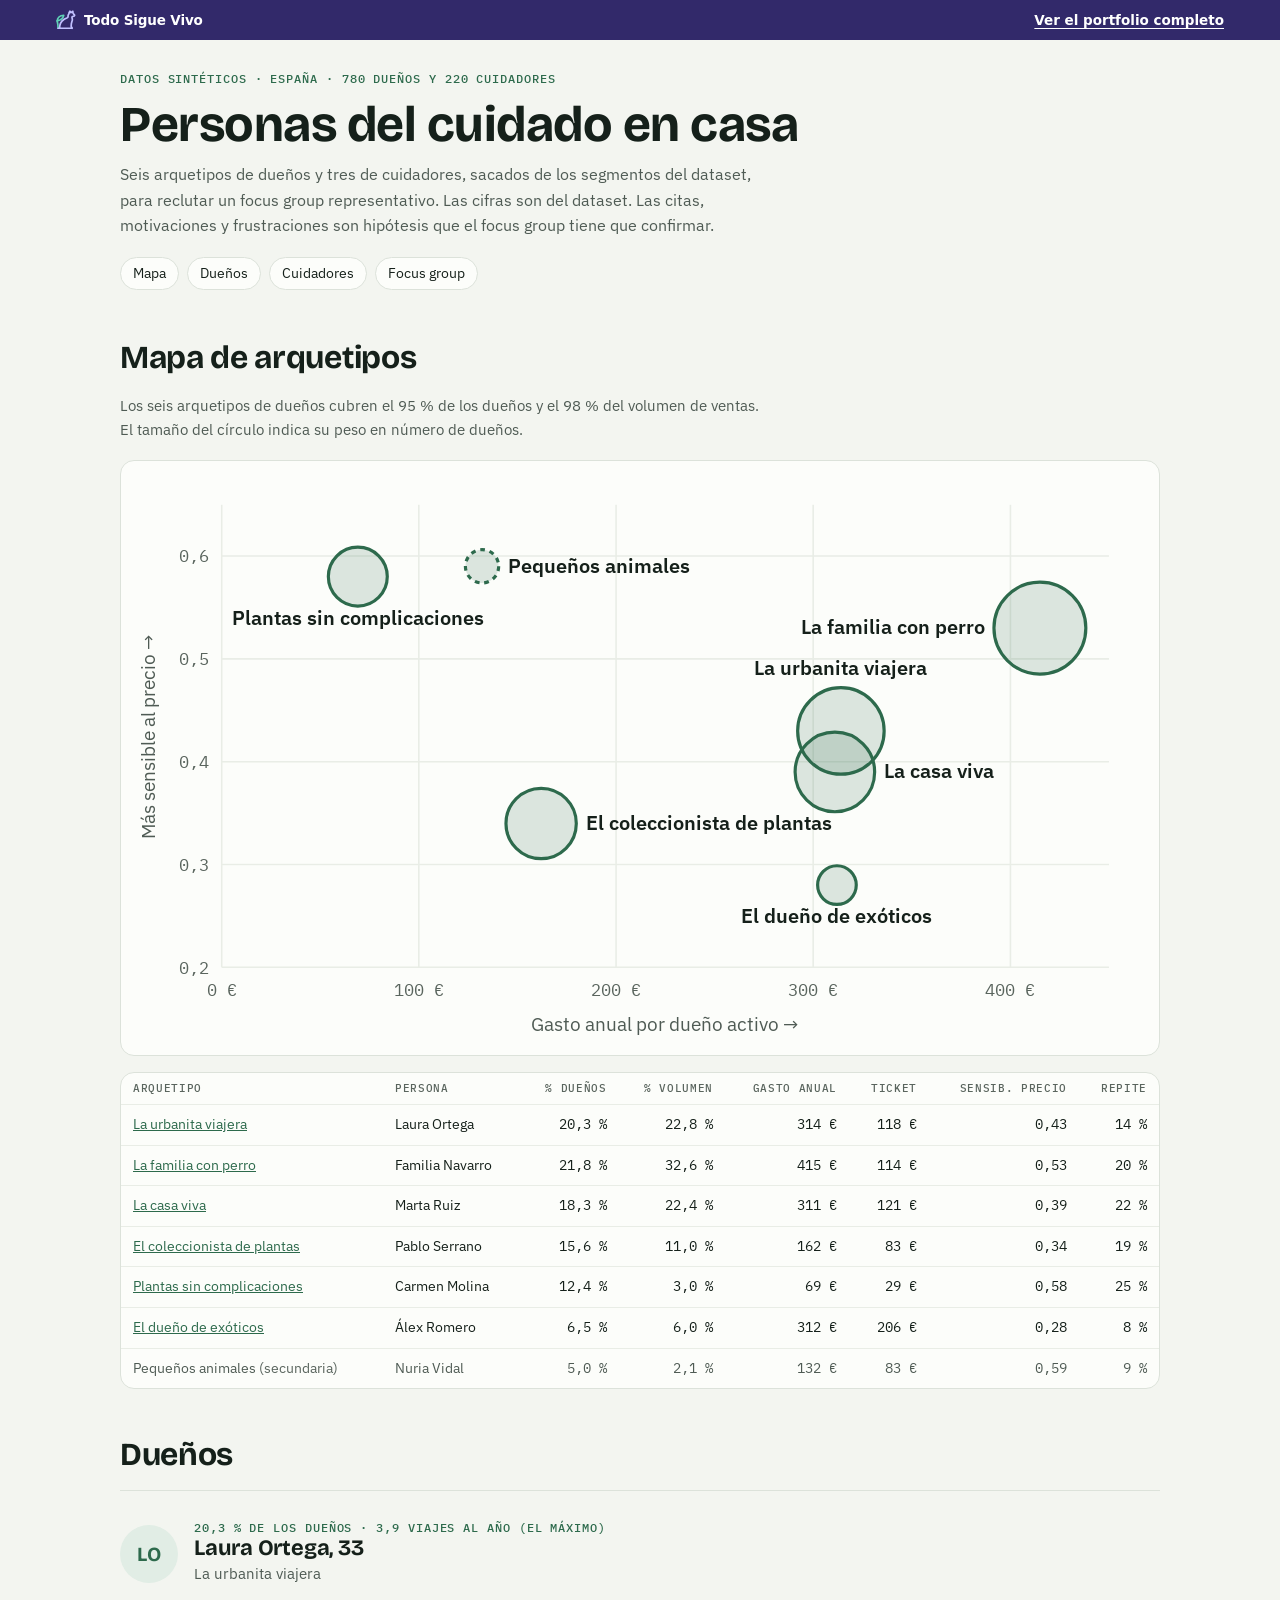
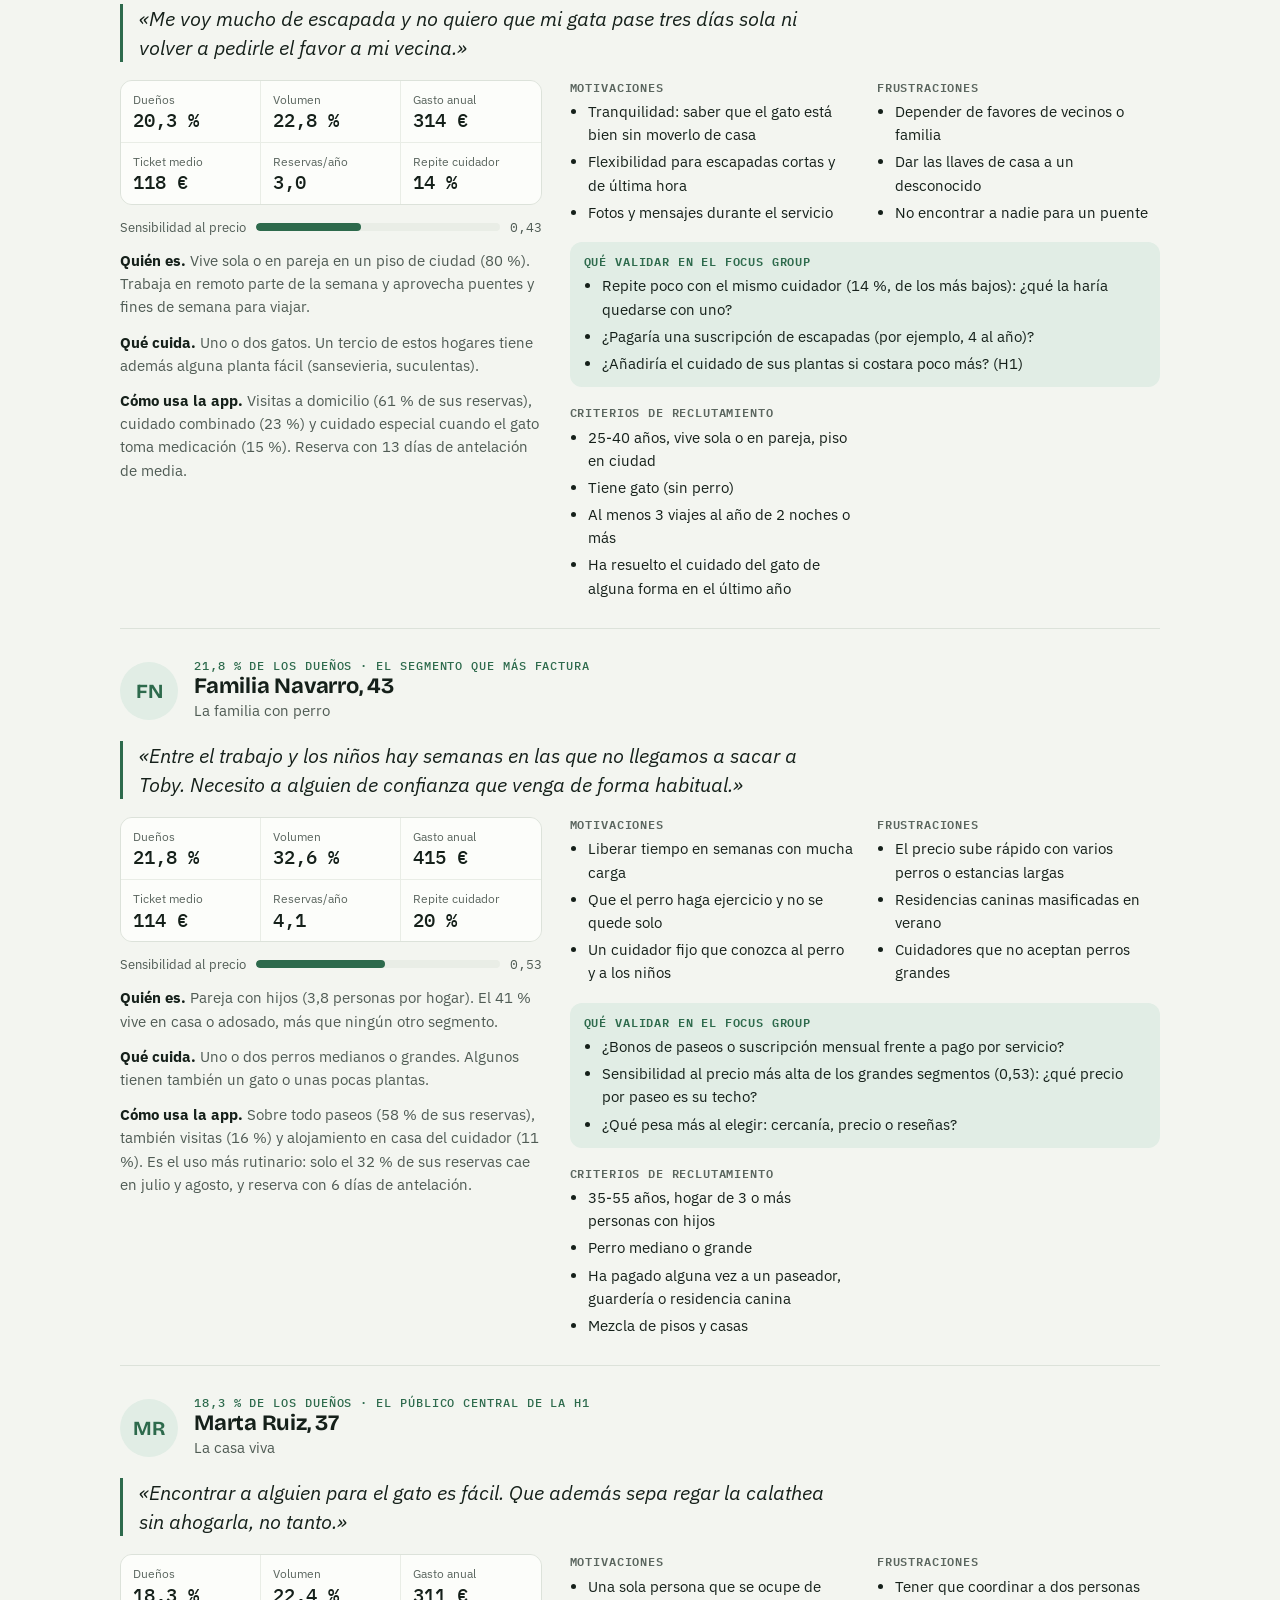
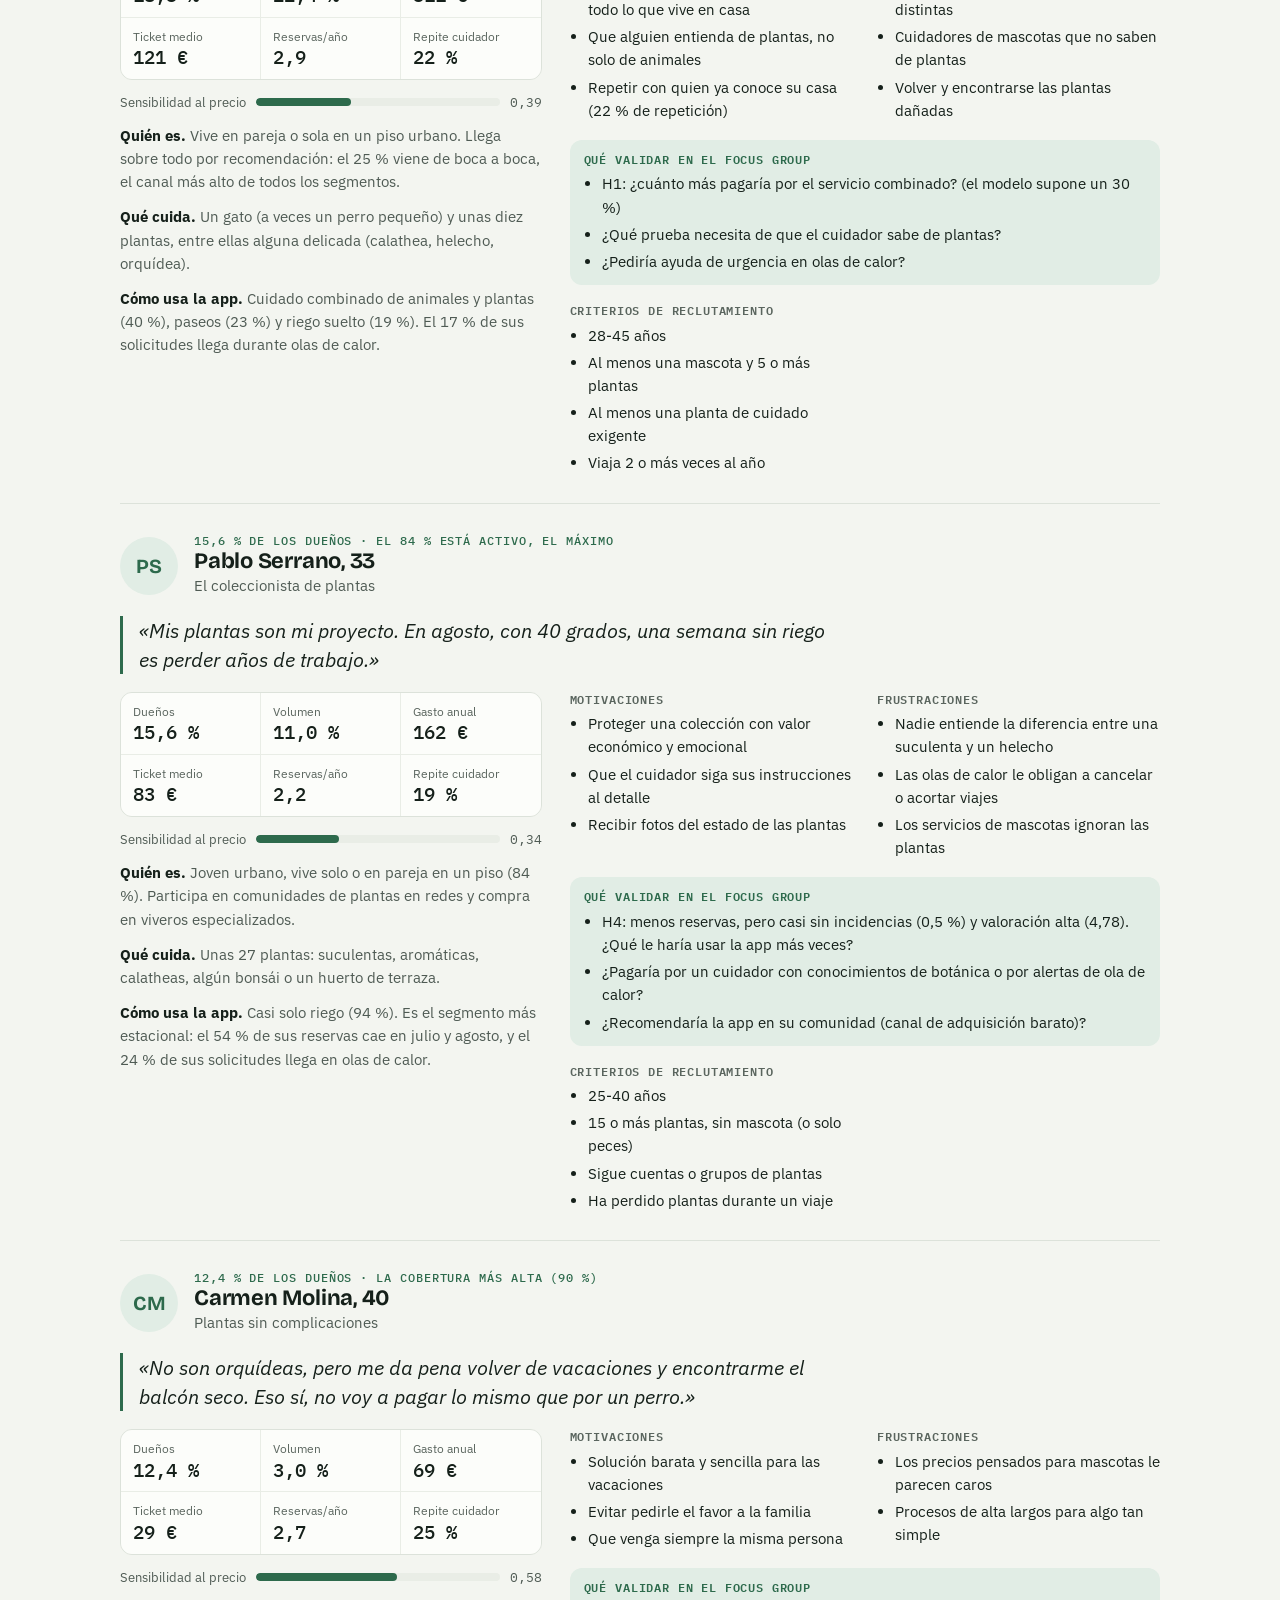
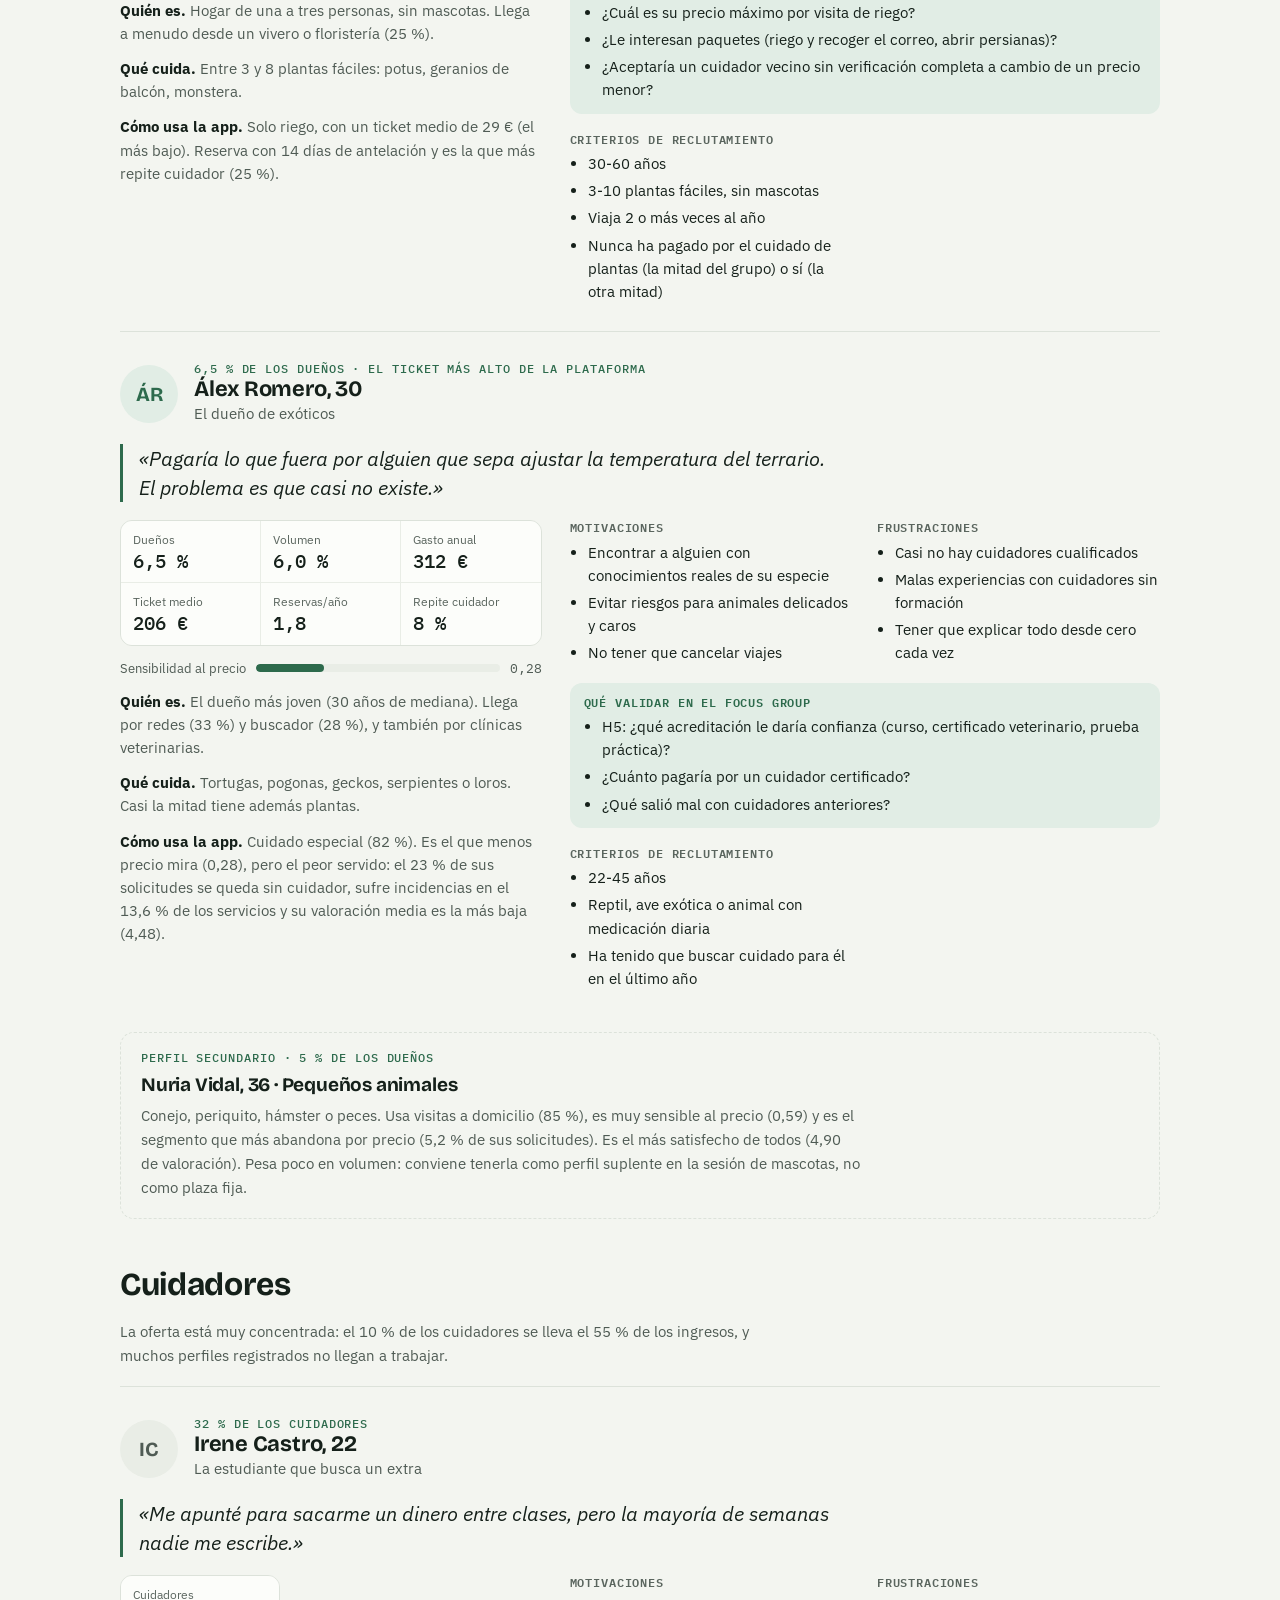
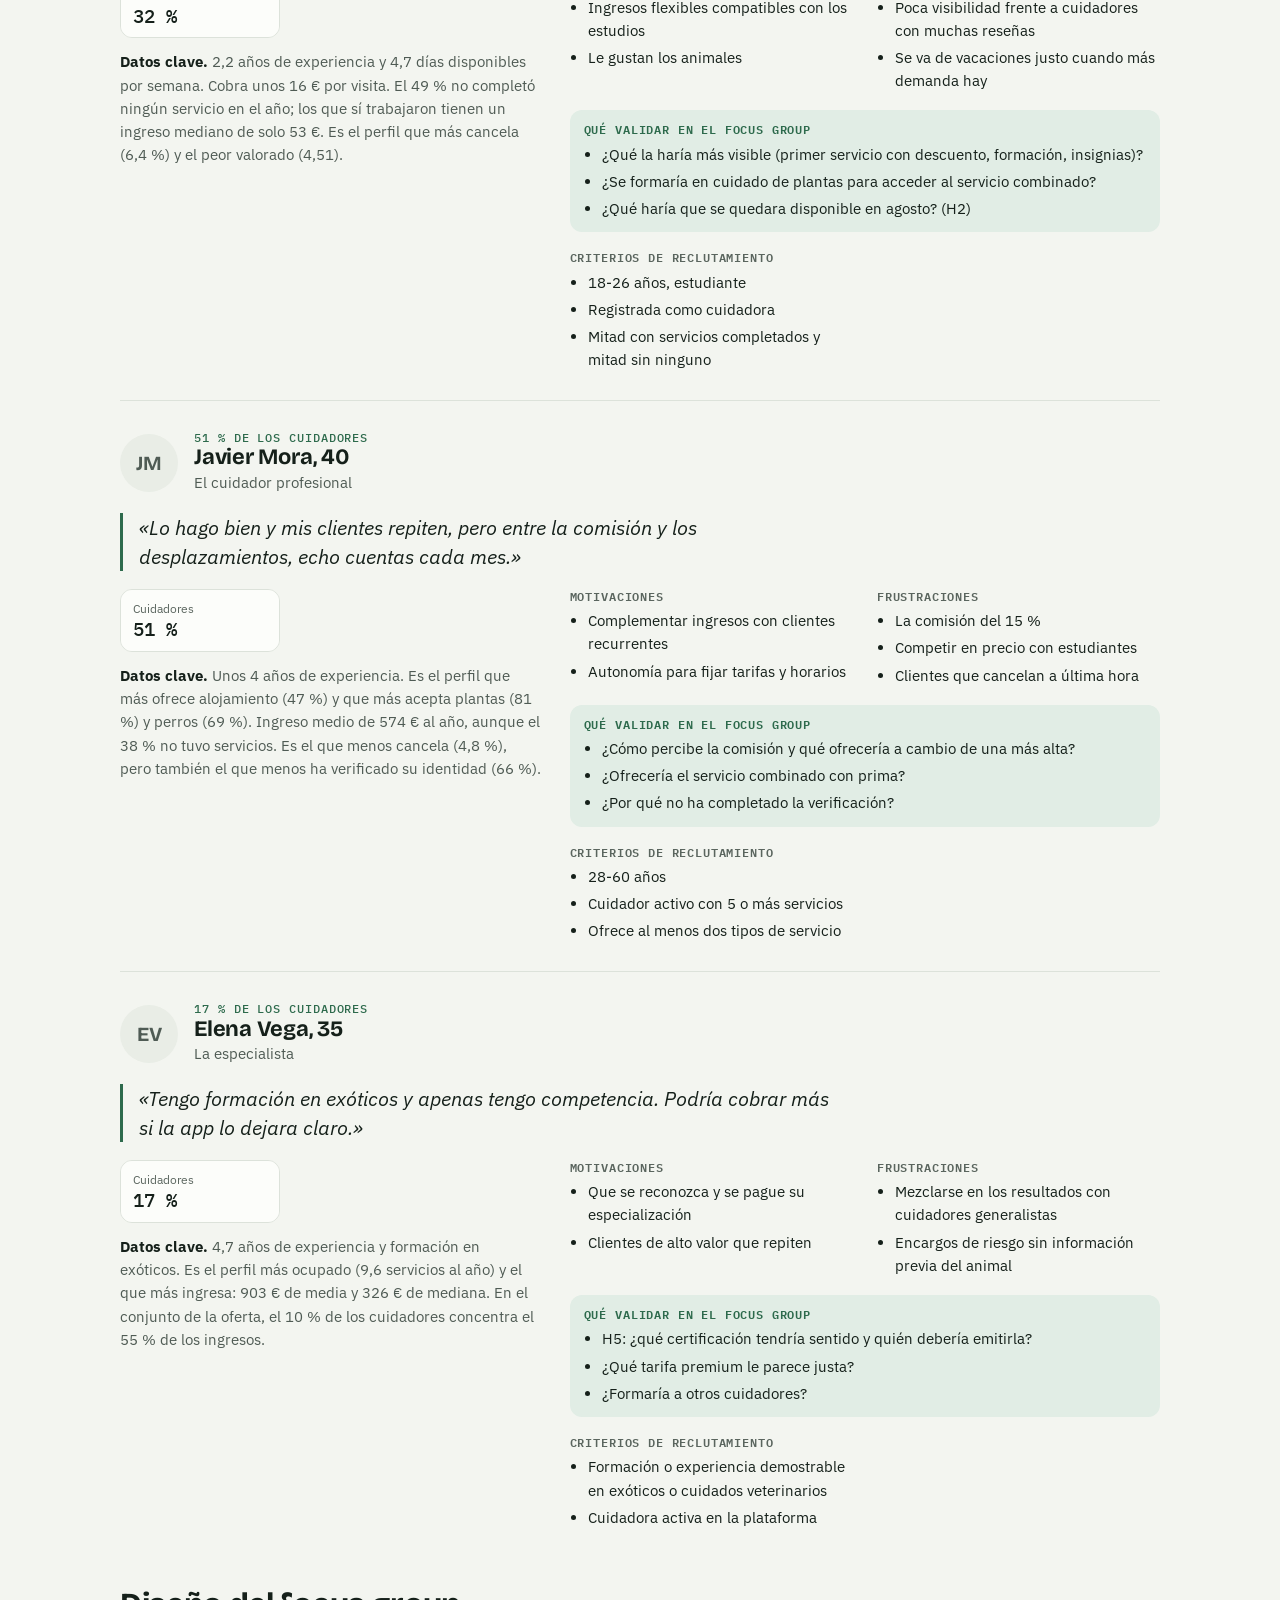
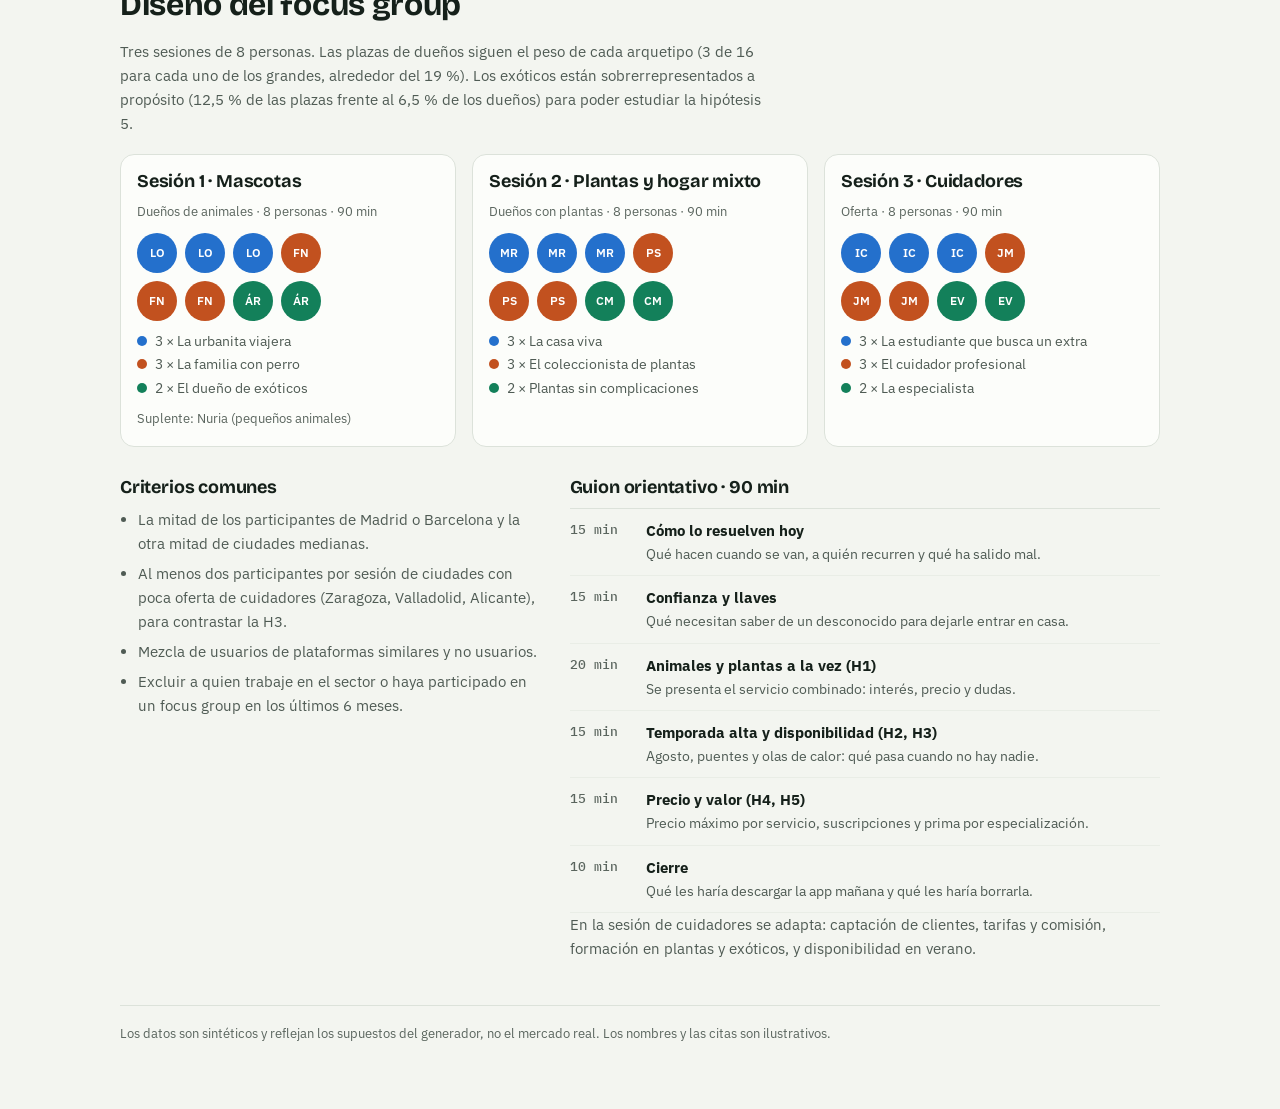
<file: docs/research/personas.html>
<!doctype html>
<html lang="es"><head><meta charset="utf-8"><link rel="icon" href="../../favicon.svg?v=2" type="image/svg+xml"><link rel="apple-touch-icon" href="../../apple-touch-icon.png?v=2"><meta name="viewport" content="width=device-width,initial-scale=1">
<title>Personas del Cuidado en Casa</title>
<link rel="preconnect" href="https://fonts.googleapis.com">
<link rel="preconnect" href="https://fonts.gstatic.com" crossorigin>
<link rel="stylesheet" href="https://fonts.googleapis.com/css2?family=Bricolage+Grotesque:opsz,wght@12..96,500;12..96,700&family=IBM+Plex+Mono:wght@400;500&family=IBM+Plex+Sans:ital,wght@0,400;0,500;0,600;1,400&display=swap">
<style>:root{
  --ground:#f3f5f0; --surface:#fcfdfa; --ink:#15201a; --ink-2:#4f5b54; --ink-3:#5a655e;
  --line:#dce2da; --line-2:#e9ede6; --accent:#2d6a4c; --accent-soft:#e1ede5; --bub:#2d6a4c; --bub-fill:rgba(45,106,76,.16);
  --s1:#2470cc; --s2:#c2511f; --s3:#13805a; --seat-ink:#ffffff;
  --display:"Bricolage Grotesque",ui-sans-serif,system-ui,sans-serif;
  --body:"IBM Plex Sans",ui-sans-serif,system-ui,-apple-system,"Segoe UI",sans-serif;
  --mono:"IBM Plex Mono",ui-monospace,SFMono-Regular,Menlo,monospace;
}
@media (prefers-color-scheme: dark){
  :root:not([data-theme="light"]){
    color-scheme:dark;
    --ground:#111613; --surface:#181e1a; --ink:#edf2ee; --ink-2:#b0bab3; --ink-3:#86918a;
    --line:#2b332e; --line-2:#222a25; --accent:#86c9a6; --accent-soft:#1f3329; --bub:#86c9a6; --bub-fill:rgba(134,201,166,.18);
    --s1:#3987e5;--seat-ink:#0d1420; --s2:#d95926; --s3:#199e70;
  }
}
:root[data-theme="dark"]{
  color-scheme:dark;
  --ground:#111613; --surface:#181e1a; --ink:#edf2ee; --ink-2:#b0bab3; --ink-3:#86918a;
  --line:#2b332e; --line-2:#222a25; --accent:#86c9a6; --accent-soft:#1f3329; --bub:#86c9a6; --bub-fill:rgba(134,201,166,.18);
  --s1:#3987e5;--seat-ink:#0d1420; --s2:#d95926; --s3:#199e70;
}
*{box-sizing:border-box}
body{background:var(--ground);color:var(--ink);font:15px/1.6 var(--body);margin:0}
.wrap{max-width:1120px;margin:0 auto;padding-inline:clamp(16px,4vw,40px);padding-block:32px 64px}
h1,h2,h3{font-family:var(--display);text-wrap:balance;margin:0;letter-spacing:-.01em}
h1{font-size:clamp(32px,5vw,50px);line-height:1.02;font-weight:700}
h2{font-size:clamp(24px,3vw,32px);line-height:1.1;font-weight:700}
h3{font-size:22px;line-height:1.15;font-weight:700}
h4{font:600 12px/1.2 var(--mono);text-transform:uppercase;letter-spacing:.07em;color:var(--ink-3);margin:0 0 6px}
p{margin:0}
a{color:var(--accent)}
.eyebrow{font:500 11.5px/1.3 var(--mono);text-transform:uppercase;letter-spacing:.08em;color:var(--accent)}
.lede{color:var(--ink-2);max-width:66ch;font-size:16px}
.note{color:var(--ink-2);max-width:72ch}
.muted{color:var(--ink-3);font-weight:400}
header{display:grid;gap:12px;margin-bottom:10px}
.toc{display:flex;flex-wrap:wrap;gap:8px;margin-top:6px}
.toc a{font-size:13.5px;text-decoration:none;color:var(--ink);border:1px solid var(--line);background:var(--surface);padding:5px 12px;border-radius:999px}
.toc a:hover{border-color:var(--accent)}
a:focus-visible{outline:2px solid var(--accent);outline-offset:2px}
.block{padding-block:40px 8px;display:grid;gap:18px}

/* mapa */
.mapgrid{display:grid;grid-template-columns:minmax(0,1fr);gap:16px}
.mapfig{margin:0;background:var(--surface);border:1px solid var(--line);border-radius:14px;padding:12px}
.map{width:100%;height:auto;display:block;max-width:100%}
.map .grid{stroke:var(--line-2);stroke-width:1}
.map .tick{font:11px var(--mono);fill:var(--ink-3)}
.map .axis{font:12px var(--body);fill:var(--ink-2)}
.map .bub{fill:var(--bub-fill);stroke:var(--bub);stroke-width:2}
.map .bub.sec{stroke-dasharray:3 3}
.map .lbl{font:600 12.5px var(--body);fill:var(--ink)}
.tscroll{overflow-x:auto;background:var(--surface);border:1px solid var(--line);border-radius:14px}
table{border-collapse:collapse;width:100%;font-size:13.5px;min-width:760px}
th,td{padding:9px 12px;border-bottom:1px solid var(--line-2);text-align:left;white-space:nowrap}
th{font:500 11px/1.2 var(--mono);text-transform:uppercase;letter-spacing:.06em;color:var(--ink-3)}
td.n,th:nth-child(n+3){text-align:right}
td.n{font-family:var(--mono);font-variant-numeric:tabular-nums}
tbody tr:last-child td{border-bottom:0}
.secrow td{color:var(--ink-2)}

/* personas */
.persona{border-top:1px solid var(--line);padding-block:30px 10px;display:grid;gap:18px}
.p-head{display:flex;gap:16px;align-items:center}
.avatar{flex:none;width:58px;height:58px;border-radius:50%;display:grid;place-items:center;background:var(--accent-soft);color:var(--accent);font:700 20px var(--display)}
.supply .avatar{background:var(--line-2);color:var(--ink-2)}
.arq{font-size:15px;color:var(--ink-2)}
blockquote{margin:0;font:italic 400 clamp(17px,1.8vw,20px)/1.45 var(--body);color:var(--ink);max-width:60ch;padding-left:16px;border-left:3px solid var(--accent)}
.p-body{display:grid;grid-template-columns:minmax(0,5fr) minmax(0,7fr);gap:28px}
.p-facts{display:grid;gap:12px;align-content:start}
.p-facts p{color:var(--ink-2);font-size:14.5px}
.p-facts strong{color:var(--ink)}
.stats{display:grid;grid-template-columns:repeat(3,1fr);gap:1px;background:var(--line-2);border:1px solid var(--line);border-radius:12px;overflow:hidden;margin:0}
.stats.one{grid-template-columns:1fr;max-width:160px}
.stats div{background:var(--surface);padding:10px 12px}
.stats dt{font-size:11.5px;color:var(--ink-3)}
.stats dd{margin:0;font:500 19px/1.2 var(--mono);font-variant-numeric:tabular-nums}
.meter{display:grid;grid-template-columns:auto 1fr auto;gap:10px;align-items:center;font-size:12.5px;color:var(--ink-2)}
.track{height:8px;background:var(--line-2);border-radius:4px;overflow:hidden}
.fill{display:block;height:100%;background:var(--accent);border-radius:4px}
.mv{font-family:var(--mono)}
.p-lists{display:grid;grid-template-columns:1fr 1fr;gap:18px 24px;align-content:start}
.p-lists ul{margin:0;padding-left:18px;display:grid;gap:4px;font-size:14.5px}
.validar{background:var(--accent-soft);border-radius:12px;padding:12px 14px;grid-column:1 / -1}
.validar h4{color:var(--accent)}
.secondary{border:1px dashed var(--line);border-radius:14px;padding:18px 20px;display:grid;gap:8px;margin-top:14px}
.secondary h3{font-size:19px}
.secondary p:last-child{color:var(--ink-2);max-width:80ch}

/* focus group */
.sessions{display:grid;grid-template-columns:repeat(3,minmax(0,1fr));gap:16px}
.session{background:var(--surface);border:1px solid var(--line);border-radius:14px;padding:16px;display:grid;gap:10px;align-content:start}
.session h3{font-size:18px}
.sub{font-size:13px;color:var(--ink-3)}
.seats{display:grid;grid-template-columns:repeat(4,40px);gap:8px}
.seat{width:40px;height:40px;border-radius:50%;display:grid;place-items:center;font:600 12px var(--body);color:var(--seat-ink)}
.seat.mini{width:10px;height:10px;display:inline-block;margin-right:8px;vertical-align:0}
.s-laura,.s-marta,.s-irene{background:var(--s1)}
.s-navarro,.s-pablo,.s-javier{background:var(--s2)}
.s-alex,.s-carmen,.s-elena{background:var(--s3)}
.sleg{list-style:none;margin:0;padding:0;font-size:13.5px;color:var(--ink-2);display:grid;gap:2px}
.two{display:grid;grid-template-columns:minmax(0,5fr) minmax(0,7fr);gap:28px;margin-top:12px}
.two h3{font-size:18px;margin-bottom:10px}
.two ul{padding-left:18px;margin:0;display:grid;gap:6px;color:var(--ink-2)}
.guion{list-style:none;margin:0;padding:0;display:grid;gap:0;border-top:1px solid var(--line)}
.guion li{display:grid;grid-template-columns:64px 1fr;gap:12px;padding-block:10px;border-bottom:1px solid var(--line-2)}
.gt{font:500 12.5px/1.6 var(--mono);color:var(--ink-3)}
.guion p{color:var(--ink-2);font-size:14px}
footer{margin-top:36px;padding-top:18px;border-top:1px solid var(--line);font-size:13px;color:var(--ink-3)}
@media (max-width:860px){
  .p-body,.two{grid-template-columns:1fr}
  .sessions{grid-template-columns:1fr}
}
@media (max-width:520px){
  .p-lists{grid-template-columns:1fr}
  .stats{grid-template-columns:repeat(2,1fr)}
}
</style>
</head><body>
<div class="tsv-pf" style="background:#32296A;color:#fff;font:500 13.5px/1.2 'Instrument Sans',system-ui,-apple-system,'Segoe UI',sans-serif;position:relative;z-index:60"><style>@media print{.tsv-pf{display:none!important}}.tsv-pf a:hover{color:#C1C0FF!important}</style><div style="max-width:1200px;margin:0 auto;padding:0 16px;min-height:40px;display:flex;align-items:center;justify-content:space-between;gap:12px;flex-wrap:wrap"><span style="display:inline-flex;align-items:center;gap:8px;font-weight:600;letter-spacing:-.01em"><svg width="20" height="20" viewBox="460 130 840 840" fill="none" stroke="#C1C0FF" stroke-width="72" stroke-linecap="round" stroke-linejoin="round" aria-hidden="true" style="flex:none"><path stroke="#5FD0B6" d="M548 897C545 760 528 660 510 590"/><path stroke="#5FD0B6" d="M510 590C515 470 610 360 785 357C760 480 680 550 510 590"/><path d="M548 897H1130"/><path d="M615 880C610 760 680 610 790 530C860 485 950 470 965 420V380C965 330 985 305 1003 292L1010 240L1045 180L1090 240L1168 185C1172 205 1172 230 1168 255C1195 280 1205 310 1225 330C1250 345 1245 355 1232 372C1220 392 1185 398 1150 405C1125 412 1128 450 1140 480C1158 525 1150 575 1125 630C1105 680 1098 720 1098 790V850C1135 852 1138 875 1130 897"/></svg>Todo Sigue Vivo</span><a href="../../index.html" style="color:#fff;font-weight:600;text-decoration:underline;text-underline-offset:3px;padding:10px 0">Ver el portfolio completo</a></div></div>
<div class="wrap">
<header>
  <p class="eyebrow">Datos sintéticos · España · 780 dueños y 220 cuidadores</p>
  <h1>Personas del cuidado en casa</h1>
  <p class="lede">Seis arquetipos de dueños y tres de cuidadores, sacados de los segmentos del dataset, para reclutar un focus group representativo. Las cifras son del dataset. Las citas, motivaciones y frustraciones son hipótesis que el focus group tiene que confirmar.</p>
  <nav class="toc" aria-label="Contenido"><a href="#mapa">Mapa</a><a href="#demanda">Dueños</a><a href="#oferta">Cuidadores</a><a href="#focus">Focus group</a></nav>
</header>

<section id="mapa" class="block">
  <h2>Mapa de arquetipos</h2>
  <p class="note">Los seis arquetipos de dueños cubren el 95 % de los dueños y el 98 % del volumen de ventas. El tamaño del círculo indica su peso en número de dueños.</p>
  <div class="mapgrid">
    <figure class="mapfig"><svg viewBox="0 0 640 360" role="img" aria-labelledby="map-t map-d" class="map">
<title id="map-t">Mapa de arquetipos</title><desc id="map-d">Gasto anual por dueño activo frente a sensibilidad al precio; el tamaño del círculo es el porcentaje de dueños.</desc>
<line x1="56.0" x2="56.0" y1="20" y2="312" class="grid"/>
<text x="56.0" y="330" class="tick" text-anchor="middle">0 €</text>
<line x1="180.4" x2="180.4" y1="20" y2="312" class="grid"/>
<text x="180.4" y="330" class="tick" text-anchor="middle">100 €</text>
<line x1="304.9" x2="304.9" y1="20" y2="312" class="grid"/>
<text x="304.9" y="330" class="tick" text-anchor="middle">200 €</text>
<line x1="429.3" x2="429.3" y1="20" y2="312" class="grid"/>
<text x="429.3" y="330" class="tick" text-anchor="middle">300 €</text>
<line x1="553.8" x2="553.8" y1="20" y2="312" class="grid"/>
<text x="553.8" y="330" class="tick" text-anchor="middle">400 €</text>
<line x1="56" x2="616" y1="312.0" y2="312.0" class="grid"/>
<text x="48" y="316.0" class="tick" text-anchor="end">0,2</text>
<line x1="56" x2="616" y1="247.1" y2="247.1" class="grid"/>
<text x="48" y="251.1" class="tick" text-anchor="end">0,3</text>
<line x1="56" x2="616" y1="182.2" y2="182.2" class="grid"/>
<text x="48" y="186.2" class="tick" text-anchor="end">0,4</text>
<line x1="56" x2="616" y1="117.3" y2="117.3" class="grid"/>
<text x="48" y="121.3" class="tick" text-anchor="end">0,5</text>
<line x1="56" x2="616" y1="52.4" y2="52.4" class="grid"/>
<text x="48" y="56.4" class="tick" text-anchor="end">0,6</text>
<text x="336.0" y="352" class="axis" text-anchor="middle">Gasto anual por dueño activo →</text>
<text x="14" y="166.0" class="axis" text-anchor="middle" transform="rotate(-90 14 166.0)">Más sensible al precio →</text>
<circle cx="446.8" cy="162.8" r="27.3" class="bub"><title>La urbanita viajera: 314 € al año, sensibilidad 0,43, 20,3 % de los dueños</title></circle>
<text x="446.8" y="127.4" class="lbl" text-anchor="middle">La urbanita viajera</text>
<circle cx="572.4" cy="97.9" r="29.0" class="bub"><title>La familia con perro: 415 € al año, sensibilidad 0,53, 21,8 % de los dueños</title></circle>
<text x="537.5" y="101.9" class="lbl" text-anchor="end">La familia con perro</text>
<circle cx="443.0" cy="188.7" r="25.1" class="bub"><title>La casa viva: 311 € al año, sensibilidad 0,39, 18,3 % de los dueños</title></circle>
<text x="474.2" y="192.7" class="lbl" text-anchor="start">La casa viva</text>
<circle cx="257.6" cy="221.2" r="22.2" class="bub"><title>El coleccionista de plantas: 162 € al año, sensibilidad 0,34, 15,6 % de los dueños</title></circle>
<text x="285.8" y="225.2" class="lbl" text-anchor="start">El coleccionista de plantas</text>
<circle cx="141.9" cy="65.4" r="18.6" class="bub"><title>Plantas sin complicaciones: 69 € al año, sensibilidad 0,58, 12,4 % de los dueños</title></circle>
<text x="141.9" y="96.1" class="lbl" text-anchor="middle">Plantas sin complicaciones</text>
<circle cx="444.3" cy="260.1" r="12.2" class="bub"><title>El dueño de exóticos: 312 € al año, sensibilidad 0,28, 6,5 % de los dueños</title></circle>
<text x="444.3" y="284.2" class="lbl" text-anchor="middle">El dueño de exóticos</text>
<circle cx="220.3" cy="58.9" r="10.5" class="bub sec"><title>Pequeños animales: 132 € al año, sensibilidad 0,59, 5,0 % de los dueños</title></circle>
<text x="236.8" y="62.9" class="lbl" text-anchor="start">Pequeños animales</text>
</svg></figure>
    <div class="tscroll"><table>
      <thead><tr><th>Arquetipo</th><th>Persona</th><th>% dueños</th><th>% volumen</th><th>Gasto anual</th><th>Ticket</th><th>Sensib. precio</th><th>Repite</th></tr></thead>
      <tbody><tr><td><a href='#laura'>La urbanita viajera</a></td><td>Laura Ortega</td><td class='n'>20,3 %</td><td class='n'>22,8 %</td><td class='n'>314 €</td><td class='n'>118 €</td><td class='n'>0,43</td><td class='n'>14 %</td></tr><tr><td><a href='#navarro'>La familia con perro</a></td><td>Familia Navarro</td><td class='n'>21,8 %</td><td class='n'>32,6 %</td><td class='n'>415 €</td><td class='n'>114 €</td><td class='n'>0,53</td><td class='n'>20 %</td></tr><tr><td><a href='#marta'>La casa viva</a></td><td>Marta Ruiz</td><td class='n'>18,3 %</td><td class='n'>22,4 %</td><td class='n'>311 €</td><td class='n'>121 €</td><td class='n'>0,39</td><td class='n'>22 %</td></tr><tr><td><a href='#pablo'>El coleccionista de plantas</a></td><td>Pablo Serrano</td><td class='n'>15,6 %</td><td class='n'>11,0 %</td><td class='n'>162 €</td><td class='n'>83 €</td><td class='n'>0,34</td><td class='n'>19 %</td></tr><tr><td><a href='#carmen'>Plantas sin complicaciones</a></td><td>Carmen Molina</td><td class='n'>12,4 %</td><td class='n'>3,0 %</td><td class='n'>69 €</td><td class='n'>29 €</td><td class='n'>0,58</td><td class='n'>25 %</td></tr><tr><td><a href='#alex'>El dueño de exóticos</a></td><td>Álex Romero</td><td class='n'>6,5 %</td><td class='n'>6,0 %</td><td class='n'>312 €</td><td class='n'>206 €</td><td class='n'>0,28</td><td class='n'>8 %</td></tr><tr class='secrow'><td>Pequeños animales <span class='muted'>(secundaria)</span></td><td>Nuria Vidal</td><td class='n'>5,0 %</td><td class='n'>2,1 %</td><td class='n'>132 €</td><td class='n'>83 €</td><td class='n'>0,59</td><td class='n'>9 %</td></tr></tbody></table></div>
  </div>
</section>

<section id="demanda" class="block">
  <h2>Dueños</h2>
  <article class="persona" id="laura">
  <div class="p-head">
    <div class="avatar" aria-hidden="true">LO</div>
    <div>
      <p class="eyebrow">20,3 % de los dueños · 3,9 viajes al año (el máximo)</p>
      <h3>Laura Ortega, 33</h3>
      <p class="arq">La urbanita viajera</p>
    </div>
  </div>
  <blockquote>«Me voy mucho de escapada y no quiero que mi gata pase tres días sola ni volver a pedirle el favor a mi vecina.»</blockquote>
  <div class="p-body">
    <div class="p-facts"><dl class="stats">
  <div><dt>Dueños</dt><dd>20,3 %</dd></div>
  <div><dt>Volumen</dt><dd>22,8 %</dd></div>
  <div><dt>Gasto anual</dt><dd>314 €</dd></div>
  <div><dt>Ticket medio</dt><dd>118 €</dd></div>
  <div><dt>Reservas/año</dt><dd>3,0</dd></div>
  <div><dt>Repite cuidador</dt><dd>14 %</dd></div>
</dl>
<div class="meter" aria-label="Sensibilidad al precio 0,43 sobre 1"><span class="ml">Sensibilidad al precio</span><span class="track"><span class="fill" style="width:43%"></span></span><span class="mv">0,43</span></div><p><strong>Quién es.</strong> Vive sola o en pareja en un piso de ciudad (80 %). Trabaja en remoto parte de la semana y aprovecha puentes y fines de semana para viajar.</p>
<p><strong>Qué cuida.</strong> Uno o dos gatos. Un tercio de estos hogares tiene además alguna planta fácil (sansevieria, suculentas).</p>
<p><strong>Cómo usa la app.</strong> Visitas a domicilio (61 % de sus reservas), cuidado combinado (23 %) y cuidado especial cuando el gato toma medicación (15 %). Reserva con 13 días de antelación de media.</p></div>
    <div class="p-lists">
      <div><h4>Motivaciones</h4><ul><li>Tranquilidad: saber que el gato está bien sin moverlo de casa</li><li>Flexibilidad para escapadas cortas y de última hora</li><li>Fotos y mensajes durante el servicio</li></ul></div>
      <div><h4>Frustraciones</h4><ul><li>Depender de favores de vecinos o familia</li><li>Dar las llaves de casa a un desconocido</li><li>No encontrar a nadie para un puente</li></ul></div>
      <div class="validar"><h4>Qué validar en el focus group</h4><ul><li>Repite poco con el mismo cuidador (14 %, de los más bajos): ¿qué la haría quedarse con uno?</li><li>¿Pagaría una suscripción de escapadas (por ejemplo, 4 al año)?</li><li>¿Añadiría el cuidado de sus plantas si costara poco más? (H1)</li></ul></div>
      <div><h4>Criterios de reclutamiento</h4><ul><li>25-40 años, vive sola o en pareja, piso en ciudad</li><li>Tiene gato (sin perro)</li><li>Al menos 3 viajes al año de 2 noches o más</li><li>Ha resuelto el cuidado del gato de alguna forma en el último año</li></ul></div>
    </div>
  </div>
</article><article class="persona" id="navarro">
  <div class="p-head">
    <div class="avatar" aria-hidden="true">FN</div>
    <div>
      <p class="eyebrow">21,8 % de los dueños · el segmento que más factura</p>
      <h3>Familia Navarro, 43</h3>
      <p class="arq">La familia con perro</p>
    </div>
  </div>
  <blockquote>«Entre el trabajo y los niños hay semanas en las que no llegamos a sacar a Toby. Necesito a alguien de confianza que venga de forma habitual.»</blockquote>
  <div class="p-body">
    <div class="p-facts"><dl class="stats">
  <div><dt>Dueños</dt><dd>21,8 %</dd></div>
  <div><dt>Volumen</dt><dd>32,6 %</dd></div>
  <div><dt>Gasto anual</dt><dd>415 €</dd></div>
  <div><dt>Ticket medio</dt><dd>114 €</dd></div>
  <div><dt>Reservas/año</dt><dd>4,1</dd></div>
  <div><dt>Repite cuidador</dt><dd>20 %</dd></div>
</dl>
<div class="meter" aria-label="Sensibilidad al precio 0,53 sobre 1"><span class="ml">Sensibilidad al precio</span><span class="track"><span class="fill" style="width:53%"></span></span><span class="mv">0,53</span></div><p><strong>Quién es.</strong> Pareja con hijos (3,8 personas por hogar). El 41 % vive en casa o adosado, más que ningún otro segmento.</p>
<p><strong>Qué cuida.</strong> Uno o dos perros medianos o grandes. Algunos tienen también un gato o unas pocas plantas.</p>
<p><strong>Cómo usa la app.</strong> Sobre todo paseos (58 % de sus reservas), también visitas (16 %) y alojamiento en casa del cuidador (11 %). Es el uso más rutinario: solo el 32 % de sus reservas cae en julio y agosto, y reserva con 6 días de antelación.</p></div>
    <div class="p-lists">
      <div><h4>Motivaciones</h4><ul><li>Liberar tiempo en semanas con mucha carga</li><li>Que el perro haga ejercicio y no se quede solo</li><li>Un cuidador fijo que conozca al perro y a los niños</li></ul></div>
      <div><h4>Frustraciones</h4><ul><li>El precio sube rápido con varios perros o estancias largas</li><li>Residencias caninas masificadas en verano</li><li>Cuidadores que no aceptan perros grandes</li></ul></div>
      <div class="validar"><h4>Qué validar en el focus group</h4><ul><li>¿Bonos de paseos o suscripción mensual frente a pago por servicio?</li><li>Sensibilidad al precio más alta de los grandes segmentos (0,53): ¿qué precio por paseo es su techo?</li><li>¿Qué pesa más al elegir: cercanía, precio o reseñas?</li></ul></div>
      <div><h4>Criterios de reclutamiento</h4><ul><li>35-55 años, hogar de 3 o más personas con hijos</li><li>Perro mediano o grande</li><li>Ha pagado alguna vez a un paseador, guardería o residencia canina</li><li>Mezcla de pisos y casas</li></ul></div>
    </div>
  </div>
</article><article class="persona" id="marta">
  <div class="p-head">
    <div class="avatar" aria-hidden="true">MR</div>
    <div>
      <p class="eyebrow">18,3 % de los dueños · el público central de la H1</p>
      <h3>Marta Ruiz, 37</h3>
      <p class="arq">La casa viva</p>
    </div>
  </div>
  <blockquote>«Encontrar a alguien para el gato es fácil. Que además sepa regar la calathea sin ahogarla, no tanto.»</blockquote>
  <div class="p-body">
    <div class="p-facts"><dl class="stats">
  <div><dt>Dueños</dt><dd>18,3 %</dd></div>
  <div><dt>Volumen</dt><dd>22,4 %</dd></div>
  <div><dt>Gasto anual</dt><dd>311 €</dd></div>
  <div><dt>Ticket medio</dt><dd>121 €</dd></div>
  <div><dt>Reservas/año</dt><dd>2,9</dd></div>
  <div><dt>Repite cuidador</dt><dd>22 %</dd></div>
</dl>
<div class="meter" aria-label="Sensibilidad al precio 0,39 sobre 1"><span class="ml">Sensibilidad al precio</span><span class="track"><span class="fill" style="width:39%"></span></span><span class="mv">0,39</span></div><p><strong>Quién es.</strong> Vive en pareja o sola en un piso urbano. Llega sobre todo por recomendación: el 25 % viene de boca a boca, el canal más alto de todos los segmentos.</p>
<p><strong>Qué cuida.</strong> Un gato (a veces un perro pequeño) y unas diez plantas, entre ellas alguna delicada (calathea, helecho, orquídea).</p>
<p><strong>Cómo usa la app.</strong> Cuidado combinado de animales y plantas (40 %), paseos (23 %) y riego suelto (19 %). El 17 % de sus solicitudes llega durante olas de calor.</p></div>
    <div class="p-lists">
      <div><h4>Motivaciones</h4><ul><li>Una sola persona que se ocupe de todo lo que vive en casa</li><li>Que alguien entienda de plantas, no solo de animales</li><li>Repetir con quien ya conoce su casa (22 % de repetición)</li></ul></div>
      <div><h4>Frustraciones</h4><ul><li>Tener que coordinar a dos personas distintas</li><li>Cuidadores de mascotas que no saben de plantas</li><li>Volver y encontrarse las plantas dañadas</li></ul></div>
      <div class="validar"><h4>Qué validar en el focus group</h4><ul><li>H1: ¿cuánto más pagaría por el servicio combinado? (el modelo supone un 30 %)</li><li>¿Qué prueba necesita de que el cuidador sabe de plantas?</li><li>¿Pediría ayuda de urgencia en olas de calor?</li></ul></div>
      <div><h4>Criterios de reclutamiento</h4><ul><li>28-45 años</li><li>Al menos una mascota y 5 o más plantas</li><li>Al menos una planta de cuidado exigente</li><li>Viaja 2 o más veces al año</li></ul></div>
    </div>
  </div>
</article><article class="persona" id="pablo">
  <div class="p-head">
    <div class="avatar" aria-hidden="true">PS</div>
    <div>
      <p class="eyebrow">15,6 % de los dueños · el 84 % está activo, el máximo</p>
      <h3>Pablo Serrano, 33</h3>
      <p class="arq">El coleccionista de plantas</p>
    </div>
  </div>
  <blockquote>«Mis plantas son mi proyecto. En agosto, con 40 grados, una semana sin riego es perder años de trabajo.»</blockquote>
  <div class="p-body">
    <div class="p-facts"><dl class="stats">
  <div><dt>Dueños</dt><dd>15,6 %</dd></div>
  <div><dt>Volumen</dt><dd>11,0 %</dd></div>
  <div><dt>Gasto anual</dt><dd>162 €</dd></div>
  <div><dt>Ticket medio</dt><dd>83 €</dd></div>
  <div><dt>Reservas/año</dt><dd>2,2</dd></div>
  <div><dt>Repite cuidador</dt><dd>19 %</dd></div>
</dl>
<div class="meter" aria-label="Sensibilidad al precio 0,34 sobre 1"><span class="ml">Sensibilidad al precio</span><span class="track"><span class="fill" style="width:34%"></span></span><span class="mv">0,34</span></div><p><strong>Quién es.</strong> Joven urbano, vive solo o en pareja en un piso (84 %). Participa en comunidades de plantas en redes y compra en viveros especializados.</p>
<p><strong>Qué cuida.</strong> Unas 27 plantas: suculentas, aromáticas, calatheas, algún bonsái o un huerto de terraza.</p>
<p><strong>Cómo usa la app.</strong> Casi solo riego (94 %). Es el segmento más estacional: el 54 % de sus reservas cae en julio y agosto, y el 24 % de sus solicitudes llega en olas de calor.</p></div>
    <div class="p-lists">
      <div><h4>Motivaciones</h4><ul><li>Proteger una colección con valor económico y emocional</li><li>Que el cuidador siga sus instrucciones al detalle</li><li>Recibir fotos del estado de las plantas</li></ul></div>
      <div><h4>Frustraciones</h4><ul><li>Nadie entiende la diferencia entre una suculenta y un helecho</li><li>Las olas de calor le obligan a cancelar o acortar viajes</li><li>Los servicios de mascotas ignoran las plantas</li></ul></div>
      <div class="validar"><h4>Qué validar en el focus group</h4><ul><li>H4: menos reservas, pero casi sin incidencias (0,5 %) y valoración alta (4,78). ¿Qué le haría usar la app más veces?</li><li>¿Pagaría por un cuidador con conocimientos de botánica o por alertas de ola de calor?</li><li>¿Recomendaría la app en su comunidad (canal de adquisición barato)?</li></ul></div>
      <div><h4>Criterios de reclutamiento</h4><ul><li>25-40 años</li><li>15 o más plantas, sin mascota (o solo peces)</li><li>Sigue cuentas o grupos de plantas</li><li>Ha perdido plantas durante un viaje</li></ul></div>
    </div>
  </div>
</article><article class="persona" id="carmen">
  <div class="p-head">
    <div class="avatar" aria-hidden="true">CM</div>
    <div>
      <p class="eyebrow">12,4 % de los dueños · la cobertura más alta (90 %)</p>
      <h3>Carmen Molina, 40</h3>
      <p class="arq">Plantas sin complicaciones</p>
    </div>
  </div>
  <blockquote>«No son orquídeas, pero me da pena volver de vacaciones y encontrarme el balcón seco. Eso sí, no voy a pagar lo mismo que por un perro.»</blockquote>
  <div class="p-body">
    <div class="p-facts"><dl class="stats">
  <div><dt>Dueños</dt><dd>12,4 %</dd></div>
  <div><dt>Volumen</dt><dd>3,0 %</dd></div>
  <div><dt>Gasto anual</dt><dd>69 €</dd></div>
  <div><dt>Ticket medio</dt><dd>29 €</dd></div>
  <div><dt>Reservas/año</dt><dd>2,7</dd></div>
  <div><dt>Repite cuidador</dt><dd>25 %</dd></div>
</dl>
<div class="meter" aria-label="Sensibilidad al precio 0,58 sobre 1"><span class="ml">Sensibilidad al precio</span><span class="track"><span class="fill" style="width:58%"></span></span><span class="mv">0,58</span></div><p><strong>Quién es.</strong> Hogar de una a tres personas, sin mascotas. Llega a menudo desde un vivero o floristería (25 %).</p>
<p><strong>Qué cuida.</strong> Entre 3 y 8 plantas fáciles: potus, geranios de balcón, monstera.</p>
<p><strong>Cómo usa la app.</strong> Solo riego, con un ticket medio de 29 € (el más bajo). Reserva con 14 días de antelación y es la que más repite cuidador (25 %).</p></div>
    <div class="p-lists">
      <div><h4>Motivaciones</h4><ul><li>Solución barata y sencilla para las vacaciones</li><li>Evitar pedirle el favor a la familia</li><li>Que venga siempre la misma persona</li></ul></div>
      <div><h4>Frustraciones</h4><ul><li>Los precios pensados para mascotas le parecen caros</li><li>Procesos de alta largos para algo tan simple</li></ul></div>
      <div class="validar"><h4>Qué validar en el focus group</h4><ul><li>¿Cuál es su precio máximo por visita de riego?</li><li>¿Le interesan paquetes (riego y recoger el correo, abrir persianas)?</li><li>¿Aceptaría un cuidador vecino sin verificación completa a cambio de un precio menor?</li></ul></div>
      <div><h4>Criterios de reclutamiento</h4><ul><li>30-60 años</li><li>3-10 plantas fáciles, sin mascotas</li><li>Viaja 2 o más veces al año</li><li>Nunca ha pagado por el cuidado de plantas (la mitad del grupo) o sí (la otra mitad)</li></ul></div>
    </div>
  </div>
</article><article class="persona" id="alex">
  <div class="p-head">
    <div class="avatar" aria-hidden="true">ÁR</div>
    <div>
      <p class="eyebrow">6,5 % de los dueños · el ticket más alto de la plataforma</p>
      <h3>Álex Romero, 30</h3>
      <p class="arq">El dueño de exóticos</p>
    </div>
  </div>
  <blockquote>«Pagaría lo que fuera por alguien que sepa ajustar la temperatura del terrario. El problema es que casi no existe.»</blockquote>
  <div class="p-body">
    <div class="p-facts"><dl class="stats">
  <div><dt>Dueños</dt><dd>6,5 %</dd></div>
  <div><dt>Volumen</dt><dd>6,0 %</dd></div>
  <div><dt>Gasto anual</dt><dd>312 €</dd></div>
  <div><dt>Ticket medio</dt><dd>206 €</dd></div>
  <div><dt>Reservas/año</dt><dd>1,8</dd></div>
  <div><dt>Repite cuidador</dt><dd>8 %</dd></div>
</dl>
<div class="meter" aria-label="Sensibilidad al precio 0,28 sobre 1"><span class="ml">Sensibilidad al precio</span><span class="track"><span class="fill" style="width:28%"></span></span><span class="mv">0,28</span></div><p><strong>Quién es.</strong> El dueño más joven (30 años de mediana). Llega por redes (33 %) y buscador (28 %), y también por clínicas veterinarias.</p>
<p><strong>Qué cuida.</strong> Tortugas, pogonas, geckos, serpientes o loros. Casi la mitad tiene además plantas.</p>
<p><strong>Cómo usa la app.</strong> Cuidado especial (82 %). Es el que menos precio mira (0,28), pero el peor servido: el 23 % de sus solicitudes se queda sin cuidador, sufre incidencias en el 13,6 % de los servicios y su valoración media es la más baja (4,48).</p></div>
    <div class="p-lists">
      <div><h4>Motivaciones</h4><ul><li>Encontrar a alguien con conocimientos reales de su especie</li><li>Evitar riesgos para animales delicados y caros</li><li>No tener que cancelar viajes</li></ul></div>
      <div><h4>Frustraciones</h4><ul><li>Casi no hay cuidadores cualificados</li><li>Malas experiencias con cuidadores sin formación</li><li>Tener que explicar todo desde cero cada vez</li></ul></div>
      <div class="validar"><h4>Qué validar en el focus group</h4><ul><li>H5: ¿qué acreditación le daría confianza (curso, certificado veterinario, prueba práctica)?</li><li>¿Cuánto pagaría por un cuidador certificado?</li><li>¿Qué salió mal con cuidadores anteriores?</li></ul></div>
      <div><h4>Criterios de reclutamiento</h4><ul><li>22-45 años</li><li>Reptil, ave exótica o animal con medicación diaria</li><li>Ha tenido que buscar cuidado para él en el último año</li></ul></div>
    </div>
  </div>
</article>
  <aside class="secondary"><p class="eyebrow">Perfil secundario · 5 % de los dueños</p><h3>Nuria Vidal, 36 · Pequeños animales</h3><p>Conejo, periquito, hámster o peces. Usa visitas a domicilio (85 %), es muy sensible al precio (0,59) y es el segmento que más abandona por precio (5,2 % de sus solicitudes). Es el más satisfecho de todos (4,90 de valoración). Pesa poco en volumen: conviene tenerla como perfil suplente en la sesión de mascotas, no como plaza fija.</p></aside>
</section>

<section id="oferta" class="block">
  <h2>Cuidadores</h2>
  <p class="note">La oferta está muy concentrada: el 10 % de los cuidadores se lleva el 55 % de los ingresos, y muchos perfiles registrados no llegan a trabajar.</p>
  <article class="persona supply" id="irene">
  <div class="p-head">
    <div class="avatar" aria-hidden="true">IC</div>
    <div>
      <p class="eyebrow">32 % de los cuidadores</p>
      <h3>Irene Castro, 22</h3>
      <p class="arq">La estudiante que busca un extra</p>
    </div>
  </div>
  <blockquote>«Me apunté para sacarme un dinero entre clases, pero la mayoría de semanas nadie me escribe.»</blockquote>
  <div class="p-body">
    <div class="p-facts"><dl class="stats one"><div><dt>Cuidadores</dt><dd>32 %</dd></div></dl><p><strong>Datos clave.</strong> 2,2 años de experiencia y 4,7 días disponibles por semana. Cobra unos 16 € por visita. El 49 % no completó ningún servicio en el año; los que sí trabajaron tienen un ingreso mediano de solo 53 €. Es el perfil que más cancela (6,4 %) y el peor valorado (4,51).</p></div>
    <div class="p-lists">
      <div><h4>Motivaciones</h4><ul><li>Ingresos flexibles compatibles con los estudios</li><li>Le gustan los animales</li></ul></div>
      <div><h4>Frustraciones</h4><ul><li>Poca visibilidad frente a cuidadores con muchas reseñas</li><li>Se va de vacaciones justo cuando más demanda hay</li></ul></div>
      <div class="validar"><h4>Qué validar en el focus group</h4><ul><li>¿Qué la haría más visible (primer servicio con descuento, formación, insignias)?</li><li>¿Se formaría en cuidado de plantas para acceder al servicio combinado?</li><li>¿Qué haría que se quedara disponible en agosto? (H2)</li></ul></div>
      <div><h4>Criterios de reclutamiento</h4><ul><li>18-26 años, estudiante</li><li>Registrada como cuidadora</li><li>Mitad con servicios completados y mitad sin ninguno</li></ul></div>
    </div>
  </div>
</article><article class="persona supply" id="javier">
  <div class="p-head">
    <div class="avatar" aria-hidden="true">JM</div>
    <div>
      <p class="eyebrow">51 % de los cuidadores</p>
      <h3>Javier Mora, 40</h3>
      <p class="arq">El cuidador profesional</p>
    </div>
  </div>
  <blockquote>«Lo hago bien y mis clientes repiten, pero entre la comisión y los desplazamientos, echo cuentas cada mes.»</blockquote>
  <div class="p-body">
    <div class="p-facts"><dl class="stats one"><div><dt>Cuidadores</dt><dd>51 %</dd></div></dl><p><strong>Datos clave.</strong> Unos 4 años de experiencia. Es el perfil que más ofrece alojamiento (47 %) y que más acepta plantas (81 %) y perros (69 %). Ingreso medio de 574 € al año, aunque el 38 % no tuvo servicios. Es el que menos cancela (4,8 %), pero también el que menos ha verificado su identidad (66 %).</p></div>
    <div class="p-lists">
      <div><h4>Motivaciones</h4><ul><li>Complementar ingresos con clientes recurrentes</li><li>Autonomía para fijar tarifas y horarios</li></ul></div>
      <div><h4>Frustraciones</h4><ul><li>La comisión del 15 %</li><li>Competir en precio con estudiantes</li><li>Clientes que cancelan a última hora</li></ul></div>
      <div class="validar"><h4>Qué validar en el focus group</h4><ul><li>¿Cómo percibe la comisión y qué ofrecería a cambio de una más alta?</li><li>¿Ofrecería el servicio combinado con prima?</li><li>¿Por qué no ha completado la verificación?</li></ul></div>
      <div><h4>Criterios de reclutamiento</h4><ul><li>28-60 años</li><li>Cuidador activo con 5 o más servicios</li><li>Ofrece al menos dos tipos de servicio</li></ul></div>
    </div>
  </div>
</article><article class="persona supply" id="elena">
  <div class="p-head">
    <div class="avatar" aria-hidden="true">EV</div>
    <div>
      <p class="eyebrow">17 % de los cuidadores</p>
      <h3>Elena Vega, 35</h3>
      <p class="arq">La especialista</p>
    </div>
  </div>
  <blockquote>«Tengo formación en exóticos y apenas tengo competencia. Podría cobrar más si la app lo dejara claro.»</blockquote>
  <div class="p-body">
    <div class="p-facts"><dl class="stats one"><div><dt>Cuidadores</dt><dd>17 %</dd></div></dl><p><strong>Datos clave.</strong> 4,7 años de experiencia y formación en exóticos. Es el perfil más ocupado (9,6 servicios al año) y el que más ingresa: 903 € de media y 326 € de mediana. En el conjunto de la oferta, el 10 % de los cuidadores concentra el 55 % de los ingresos.</p></div>
    <div class="p-lists">
      <div><h4>Motivaciones</h4><ul><li>Que se reconozca y se pague su especialización</li><li>Clientes de alto valor que repiten</li></ul></div>
      <div><h4>Frustraciones</h4><ul><li>Mezclarse en los resultados con cuidadores generalistas</li><li>Encargos de riesgo sin información previa del animal</li></ul></div>
      <div class="validar"><h4>Qué validar en el focus group</h4><ul><li>H5: ¿qué certificación tendría sentido y quién debería emitirla?</li><li>¿Qué tarifa premium le parece justa?</li><li>¿Formaría a otros cuidadores?</li></ul></div>
      <div><h4>Criterios de reclutamiento</h4><ul><li>Formación o experiencia demostrable en exóticos o cuidados veterinarios</li><li>Cuidadora activa en la plataforma</li></ul></div>
    </div>
  </div>
</article>
</section>

<section id="focus" class="block">
  <h2>Diseño del focus group</h2>
  <p class="note">Tres sesiones de 8 personas. Las plazas de dueños siguen el peso de cada arquetipo (3 de 16 para cada uno de los grandes, alrededor del 19 %). Los exóticos están sobrerrepresentados a propósito (12,5 % de las plazas frente al 6,5 % de los dueños) para poder estudiar la hipótesis 5.</p>
  <div class="sessions"><div class="session"><h3>Sesión 1 · Mascotas</h3><p class="sub">Dueños de animales · 8 personas · 90 min</p><div class="seats"><span class="seat s-laura" title="La urbanita viajera">LO</span><span class="seat s-laura" title="La urbanita viajera">LO</span><span class="seat s-laura" title="La urbanita viajera">LO</span><span class="seat s-navarro" title="La familia con perro">FN</span><span class="seat s-navarro" title="La familia con perro">FN</span><span class="seat s-navarro" title="La familia con perro">FN</span><span class="seat s-alex" title="El dueño de exóticos">ÁR</span><span class="seat s-alex" title="El dueño de exóticos">ÁR</span></div><ul class="sleg"><li><span class="seat mini s-laura"></span>3 × La urbanita viajera</li><li><span class="seat mini s-navarro"></span>3 × La familia con perro</li><li><span class="seat mini s-alex"></span>2 × El dueño de exóticos</li></ul><p class=sub>Suplente: Nuria (pequeños animales)</p></div><div class="session"><h3>Sesión 2 · Plantas y hogar mixto</h3><p class="sub">Dueños con plantas · 8 personas · 90 min</p><div class="seats"><span class="seat s-marta" title="La casa viva">MR</span><span class="seat s-marta" title="La casa viva">MR</span><span class="seat s-marta" title="La casa viva">MR</span><span class="seat s-pablo" title="El coleccionista de plantas">PS</span><span class="seat s-pablo" title="El coleccionista de plantas">PS</span><span class="seat s-pablo" title="El coleccionista de plantas">PS</span><span class="seat s-carmen" title="Plantas sin complicaciones">CM</span><span class="seat s-carmen" title="Plantas sin complicaciones">CM</span></div><ul class="sleg"><li><span class="seat mini s-marta"></span>3 × La casa viva</li><li><span class="seat mini s-pablo"></span>3 × El coleccionista de plantas</li><li><span class="seat mini s-carmen"></span>2 × Plantas sin complicaciones</li></ul></div><div class="session"><h3>Sesión 3 · Cuidadores</h3><p class="sub">Oferta · 8 personas · 90 min</p><div class="seats"><span class="seat s-irene" title="La estudiante que busca un extra">IC</span><span class="seat s-irene" title="La estudiante que busca un extra">IC</span><span class="seat s-irene" title="La estudiante que busca un extra">IC</span><span class="seat s-javier" title="El cuidador profesional">JM</span><span class="seat s-javier" title="El cuidador profesional">JM</span><span class="seat s-javier" title="El cuidador profesional">JM</span><span class="seat s-elena" title="La especialista">EV</span><span class="seat s-elena" title="La especialista">EV</span></div><ul class="sleg"><li><span class="seat mini s-irene"></span>3 × La estudiante que busca un extra</li><li><span class="seat mini s-javier"></span>3 × El cuidador profesional</li><li><span class="seat mini s-elena"></span>2 × La especialista</li></ul></div></div>
  <div class="two">
    <div><h3>Criterios comunes</h3><ul><li>La mitad de los participantes de Madrid o Barcelona y la otra mitad de ciudades medianas.</li><li>Al menos dos participantes por sesión de ciudades con poca oferta de cuidadores (Zaragoza, Valladolid, Alicante), para contrastar la H3.</li><li>Mezcla de usuarios de plataformas similares y no usuarios.</li><li>Excluir a quien trabaje en el sector o haya participado en un focus group en los últimos 6 meses.</li></ul></div>
    <div><h3>Guion orientativo · 90 min</h3><ol class="guion"><li><span class='gt'>15 min</span><div><strong>Cómo lo resuelven hoy</strong><p>Qué hacen cuando se van, a quién recurren y qué ha salido mal.</p></div></li><li><span class='gt'>15 min</span><div><strong>Confianza y llaves</strong><p>Qué necesitan saber de un desconocido para dejarle entrar en casa.</p></div></li><li><span class='gt'>20 min</span><div><strong>Animales y plantas a la vez (H1)</strong><p>Se presenta el servicio combinado: interés, precio y dudas.</p></div></li><li><span class='gt'>15 min</span><div><strong>Temporada alta y disponibilidad (H2, H3)</strong><p>Agosto, puentes y olas de calor: qué pasa cuando no hay nadie.</p></div></li><li><span class='gt'>15 min</span><div><strong>Precio y valor (H4, H5)</strong><p>Precio máximo por servicio, suscripciones y prima por especialización.</p></div></li><li><span class='gt'>10 min</span><div><strong>Cierre</strong><p>Qué les haría descargar la app mañana y qué les haría borrarla.</p></div></li></ol><p class="note">En la sesión de cuidadores se adapta: captación de clientes, tarifas y comisión, formación en plantas y exóticos, y disponibilidad en verano.</p></div>
  </div>
</section>
<footer>Los datos son sintéticos y reflejan los supuestos del generador, no el mercado real. Los nombres y las citas son ilustrativos.</footer>
</div>
</body></html>
</file>
